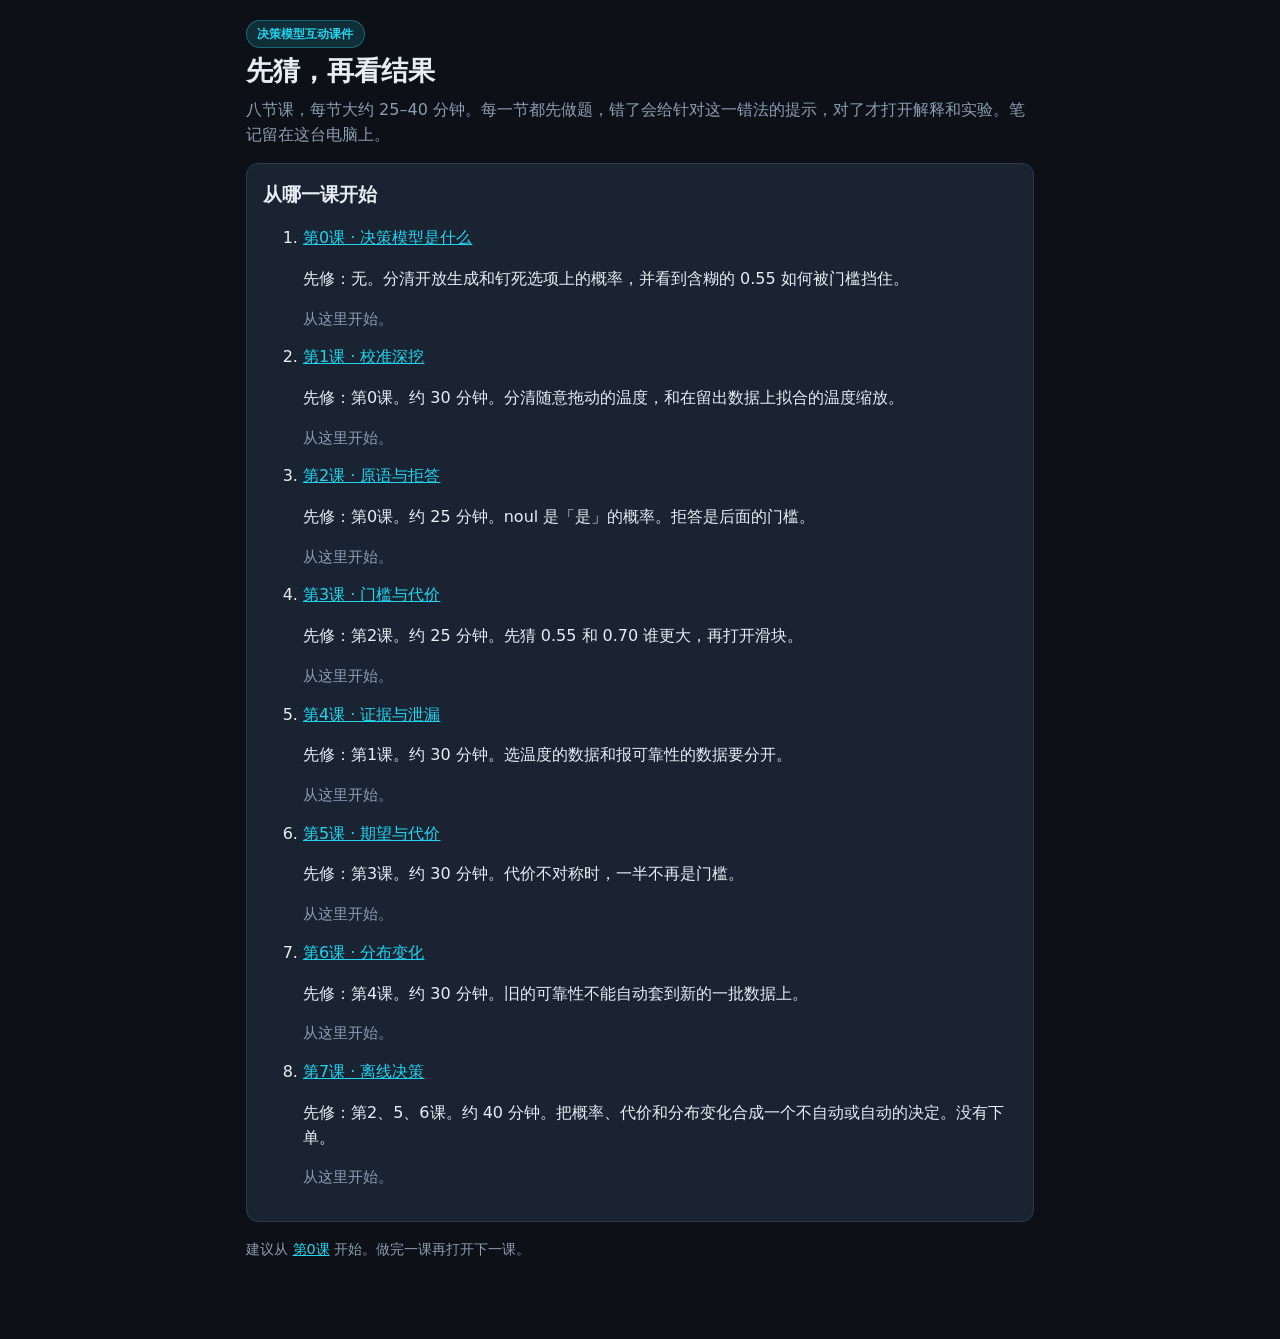
<file: index.html>
<!DOCTYPE html>
<html lang="zh-Hans">
<head>
<meta charset="UTF-8">
<meta name="viewport" content="width=device-width, initial-scale=1">
<title>决策模型课件</title>
<link rel="icon" href="favicon.svg" type="image/svg+xml">
<link rel="stylesheet" href="course-lesson.css">
</head>
<body>
<a class="skip" href="#main">跳到课程</a>
<div class="wrap">
<header>
  <div class="badge">决策模型互动课件</div>
  <h1 id="main">先猜，再看结果</h1>
  <p class="lead">八节课，每节大约 25–40 分钟。每一节都先做题，错了会给针对这一错法的提示，对了才打开解释和实验。笔记留在这台电脑上。</p>
</header>
<section>
  <h2>从哪一课开始</h2>
  <ol class="lesson-list">
    <li>
      <a href="第0课-决策模型是什么.html">第0课 · 决策模型是什么</a>
      <p>先修：无。分清开放生成和钉死选项上的概率，并看到含糊的 0.55 如何被门槛挡住。</p>
      <p class="status" id="st0"></p>
    </li>
    <li>
      <a href="第1课-校准深挖.html">第1课 · 校准深挖</a>
      <p>先修：第0课。约 30 分钟。分清随意拖动的温度，和在留出数据上拟合的温度缩放。</p>
      <p class="status" id="st1"></p>
    </li>
    <li>
      <a href="第2课-原语与拒答.html">第2课 · 原语与拒答</a>
      <p>先修：第0课。约 25 分钟。noul 是「是」的概率。拒答是后面的门槛。</p>
      <p class="status" id="st2"></p>
    </li>
    <li>
      <a href="第3课-门槛与代价.html">第3课 · 门槛与代价</a>
      <p>先修：第2课。约 25 分钟。先猜 0.55 和 0.70 谁更大，再打开滑块。</p>
      <p class="status" id="st3"></p>
    </li>
    <li>
      <a href="第4课-证据与泄漏.html">第4课 · 证据与泄漏</a>
      <p>先修：第1课。约 30 分钟。选温度的数据和报可靠性的数据要分开。</p>
      <p class="status" id="st4"></p>
    </li>
    <li>
      <a href="第5课-期望与代价.html">第5课 · 期望与代价</a>
      <p>先修：第3课。约 30 分钟。代价不对称时，一半不再是门槛。</p>
      <p class="status" id="st5"></p>
    </li>
    <li>
      <a href="第6课-分布变化.html">第6课 · 分布变化</a>
      <p>先修：第4课。约 30 分钟。旧的可靠性不能自动套到新的一批数据上。</p>
      <p class="status" id="st6"></p>
    </li>
    <li>
      <a href="第7课-离线决策.html">第7课 · 离线决策</a>
      <p>先修：第2、5、6课。约 40 分钟。把概率、代价和分布变化合成一个不自动或自动的决定。没有下单。</p>
      <p class="status" id="st7"></p>
    </li>
  </ol>
</section>
<footer>
  <p>建议从 <a href="第0课-决策模型是什么.html">第0课</a> 开始。做完一课再打开下一课。</p>
</footer>
</div>
<script>
(function () {
  "use strict";
  var rows = [
    ["st0", "lesson-0", "dm_lesson0_section_notes"],
    ["st1", "lesson-1", "dm_lesson1_state"],
    ["st2", "lesson-2", "dm_lesson2_state"],
    ["st3", "lesson-3", "dm_lesson3_state"],
    ["st4", "lesson-4", "dm_lesson4_state"],
    ["st5", "lesson-5", "dm_lesson5_state"],
    ["st6", "lesson-6", "dm_lesson6_state"],
    ["st7", "lesson-7", "dm_lesson7_state"]
  ];
  var progress = {};
  try { progress = JSON.parse(localStorage.getItem("dm_course_progress_v1") || "{}") || {}; } catch (e) {}
  rows.forEach(function (row) {
    var el = document.getElementById(row[0]);
    if (!el) return;
    var raw = "";
    try { raw = localStorage.getItem(row[2]) || ""; } catch (e2) {}
    var started = raw && raw !== "{}" && raw !== "null";
    if (row[1] !== "lesson-0" && progress[row[1]]) el.textContent = "题目已完成。可以复习，或打开下一课。";
    else if (started) el.textContent = "正在学。从上次停下的地方继续。";
    else el.textContent = "从这里开始。";
  });
})();
</script>
</body>
</html>
</file>
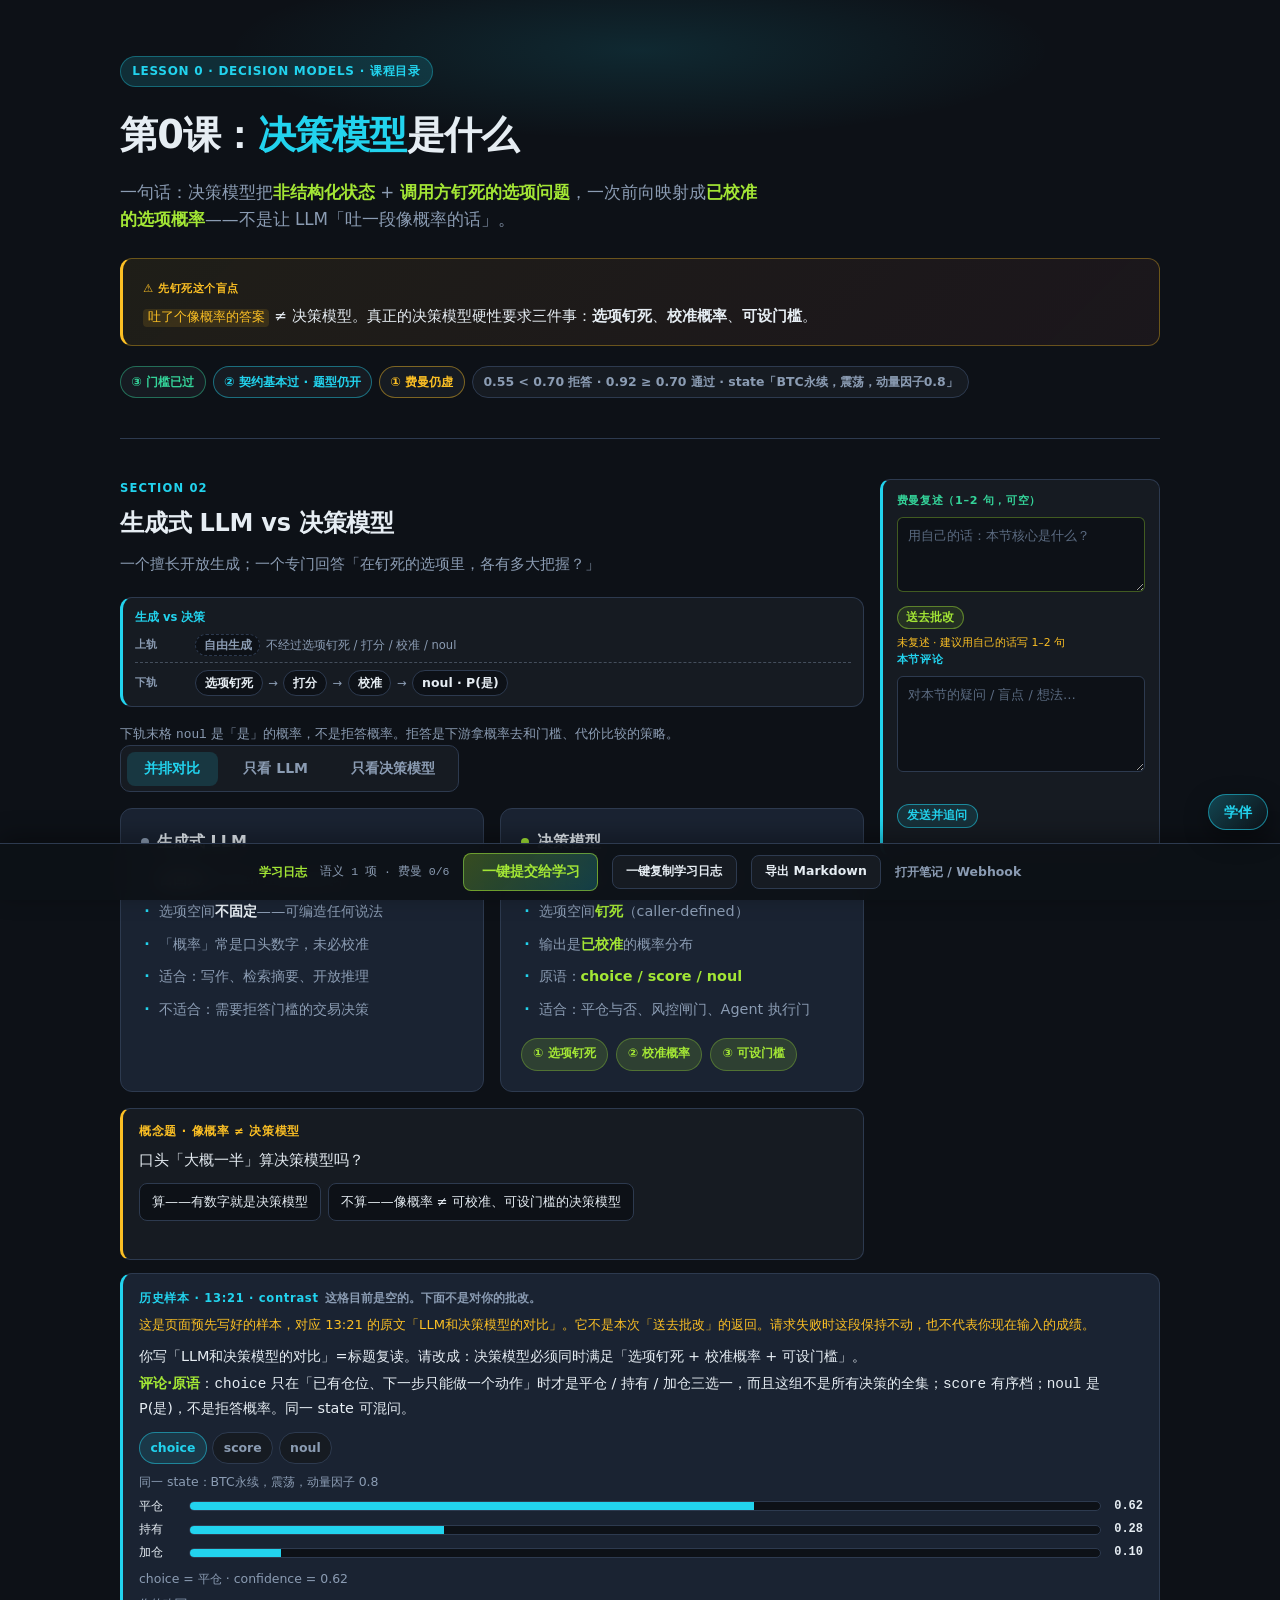
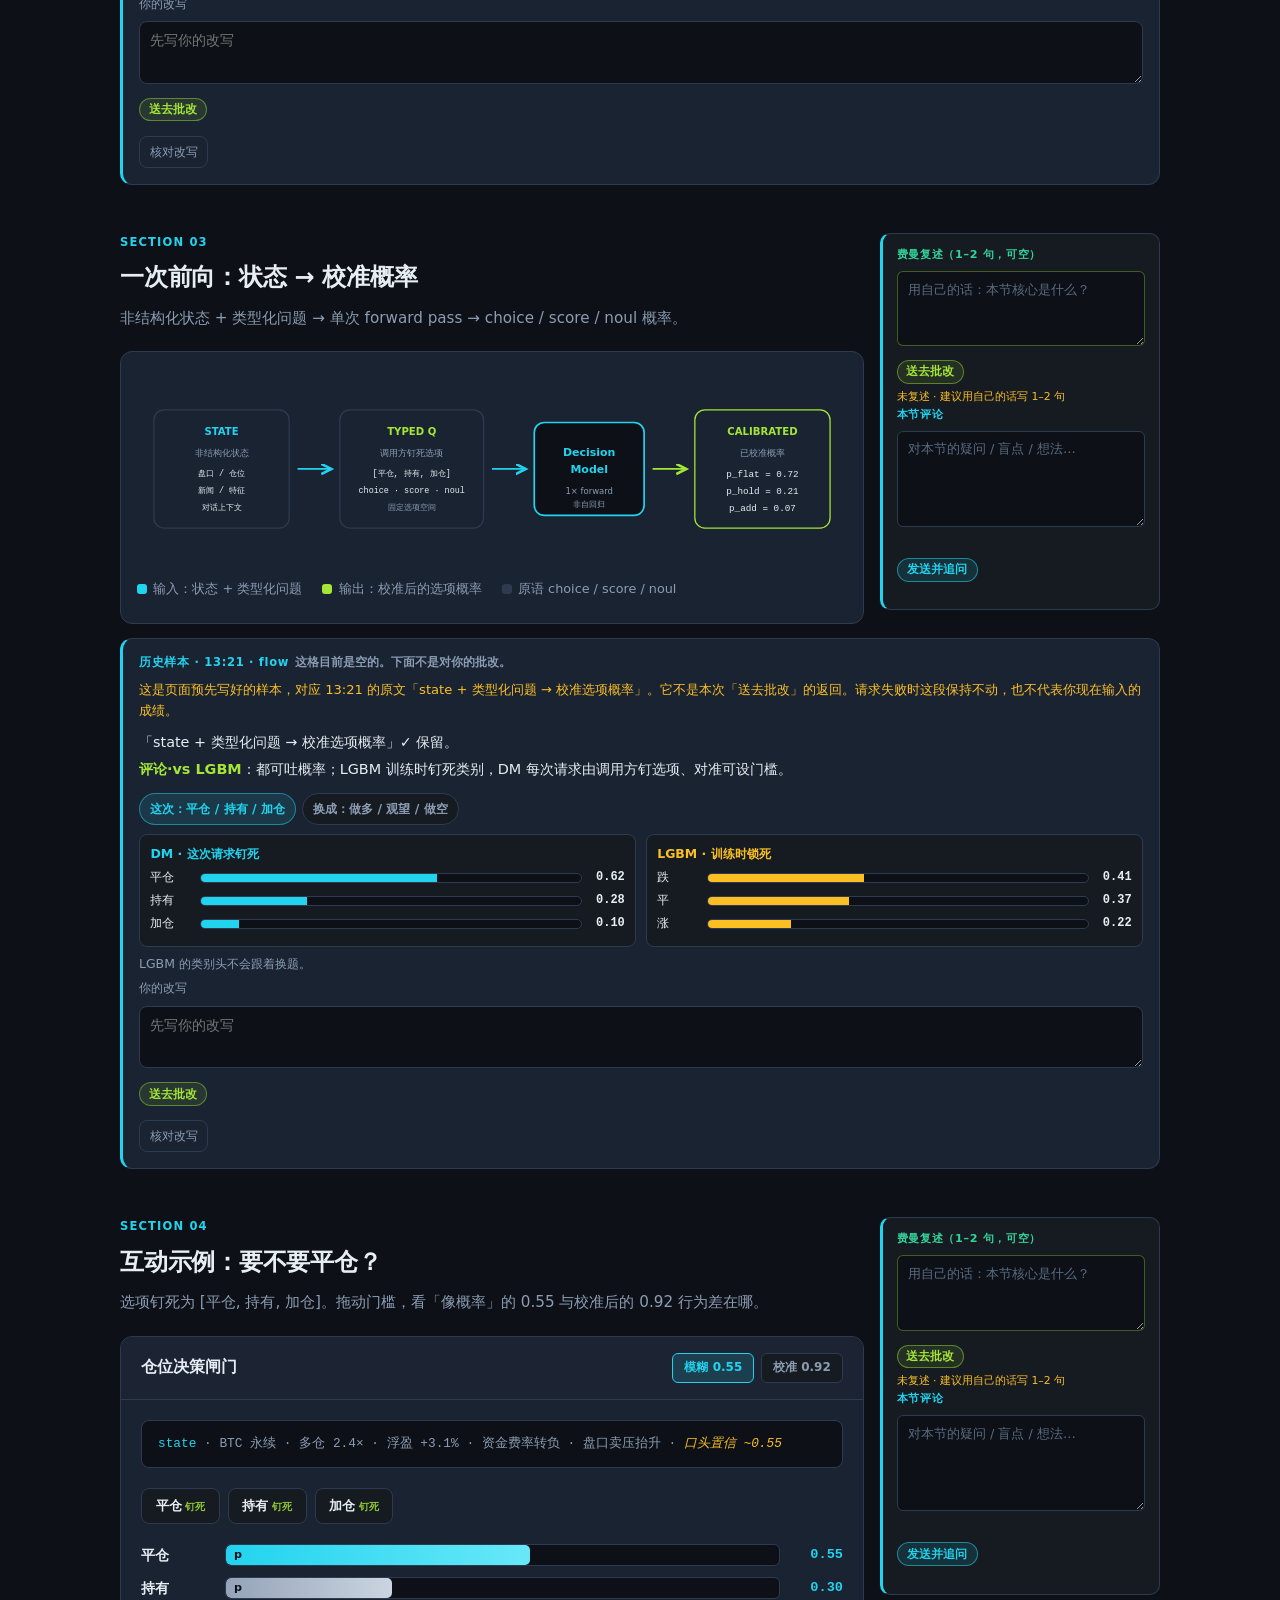
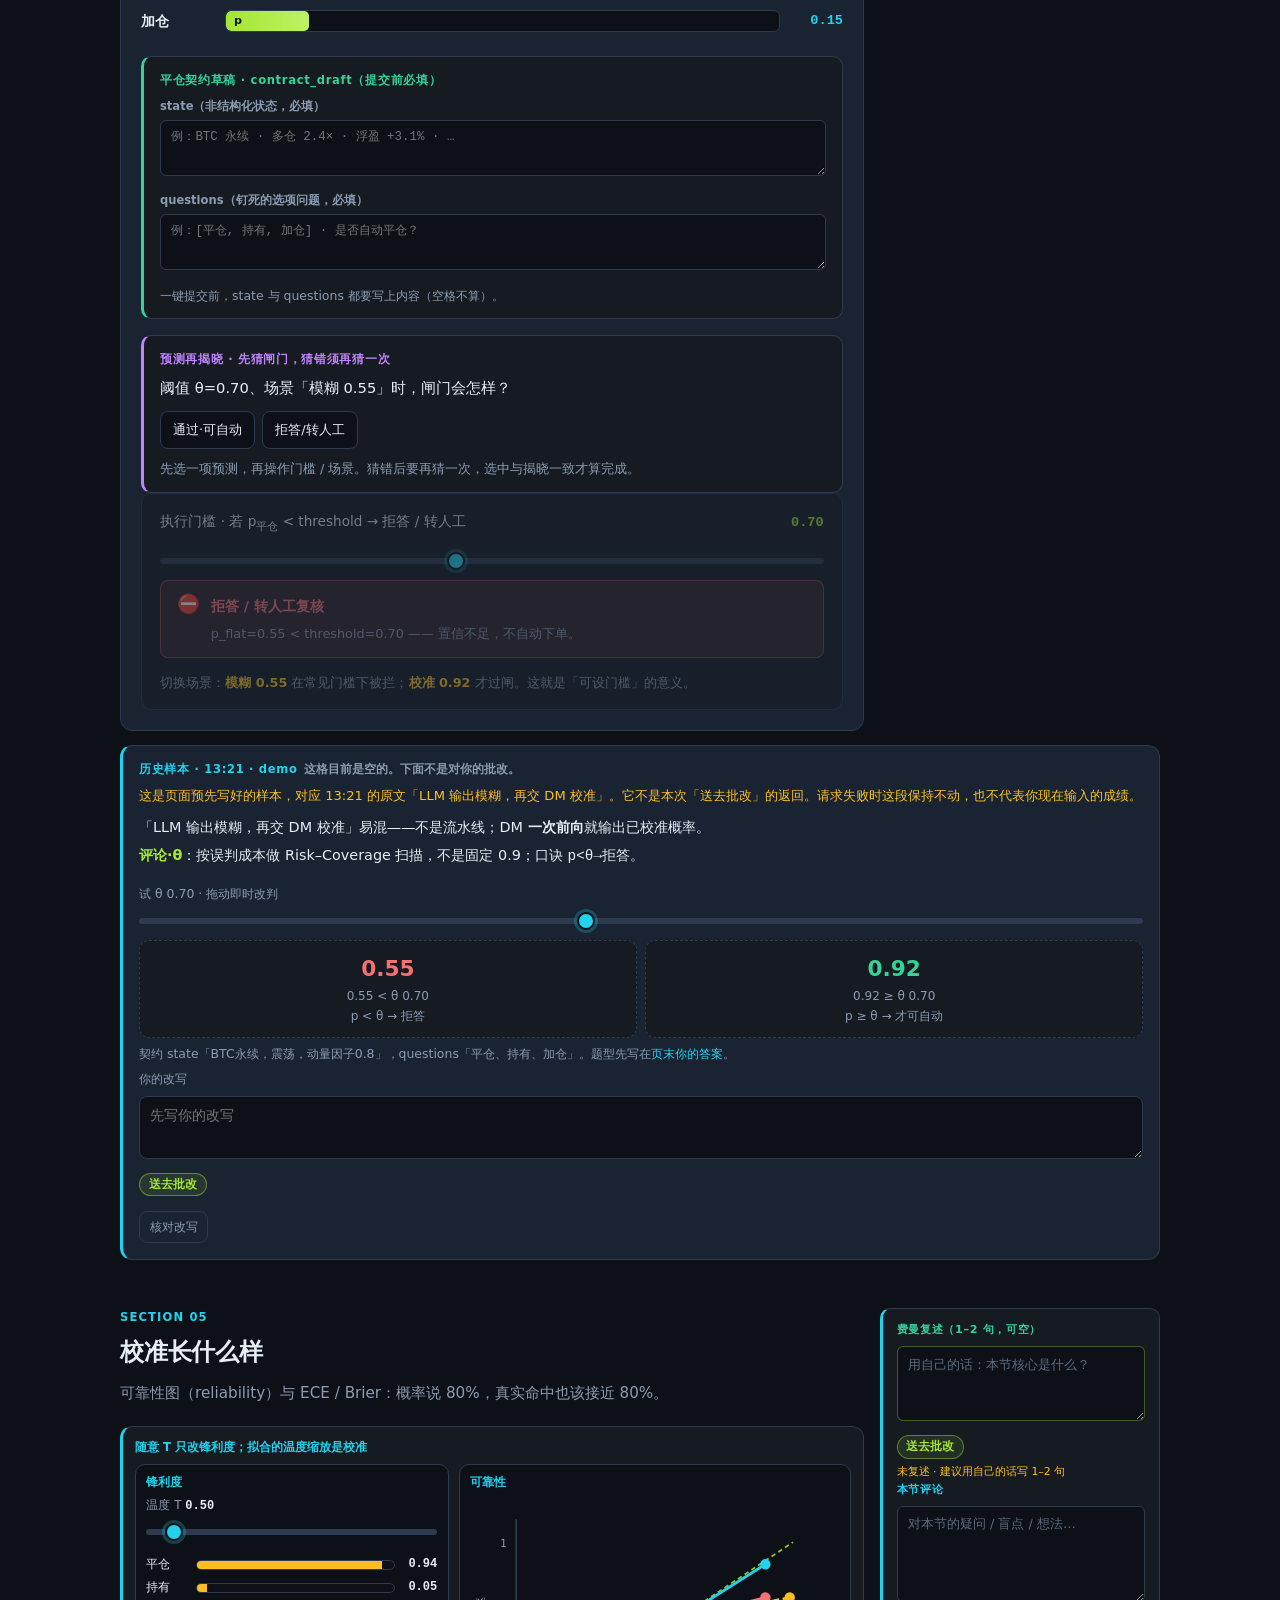
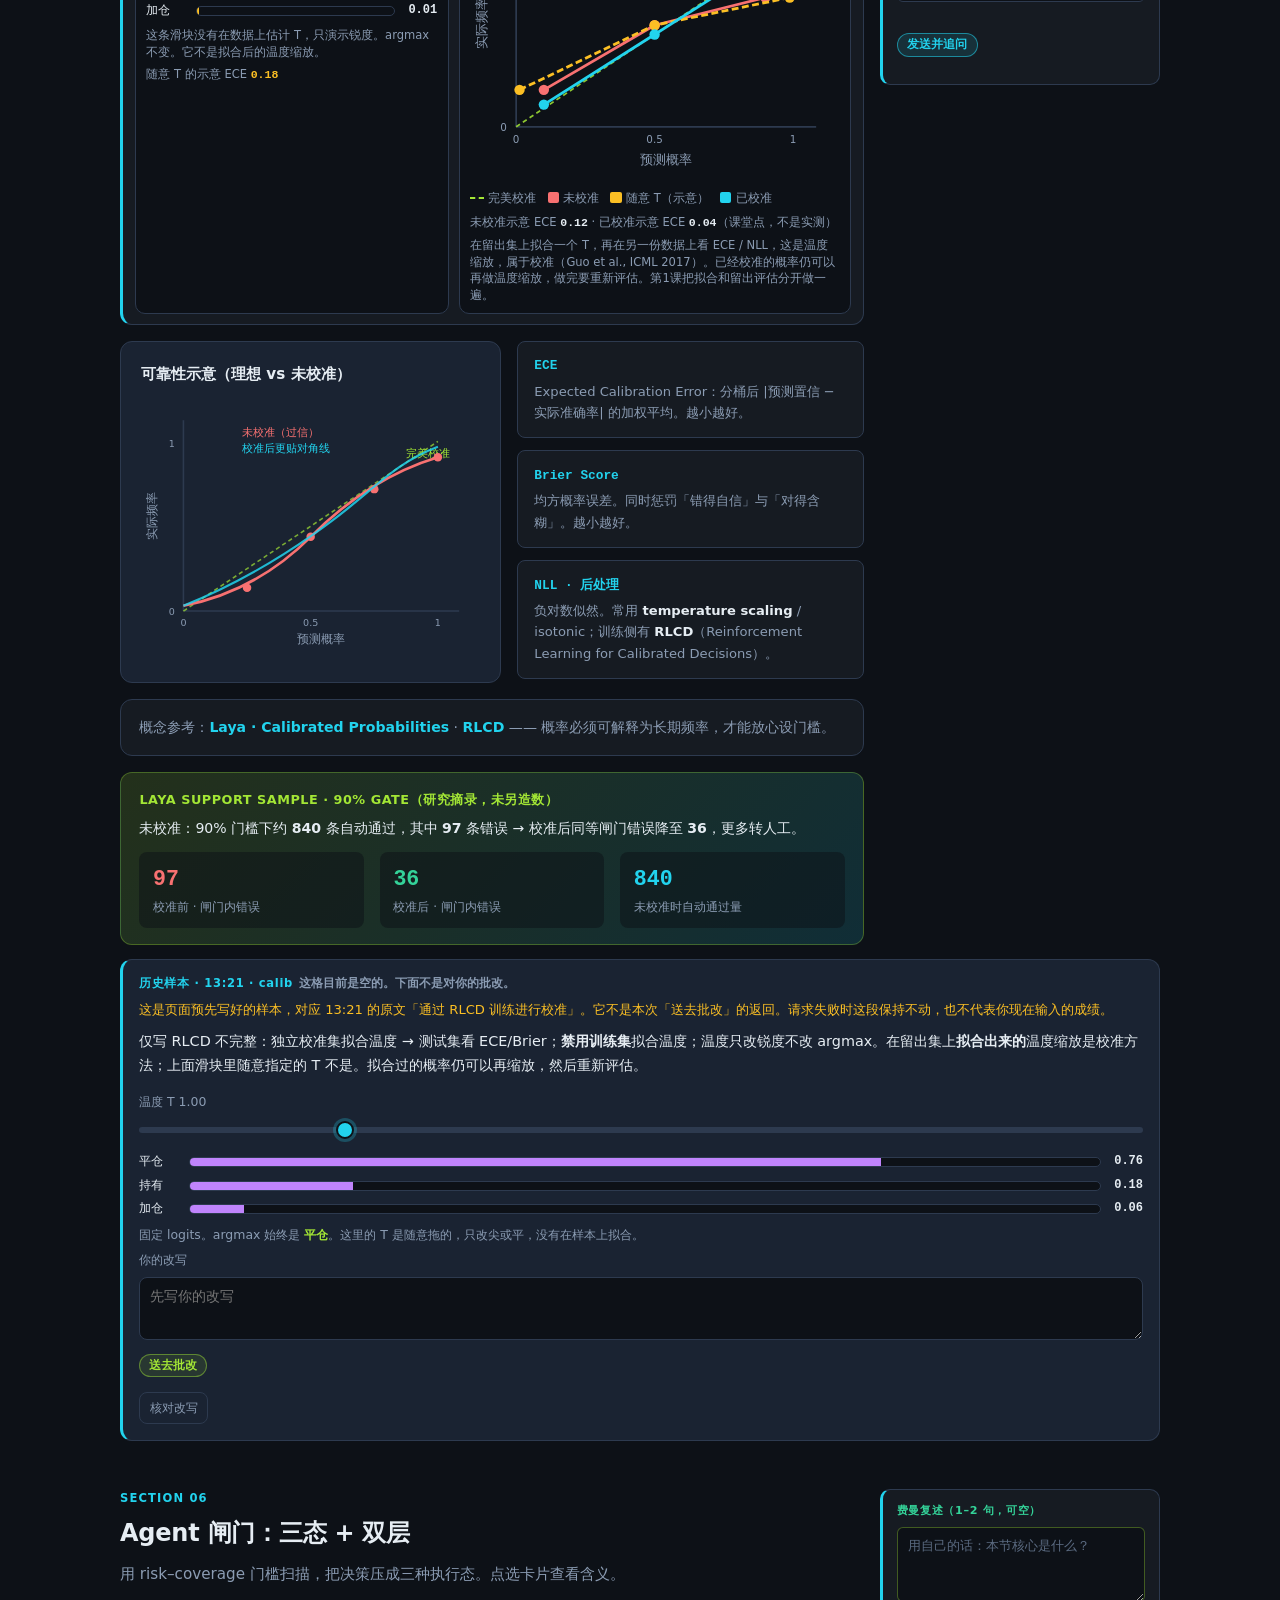
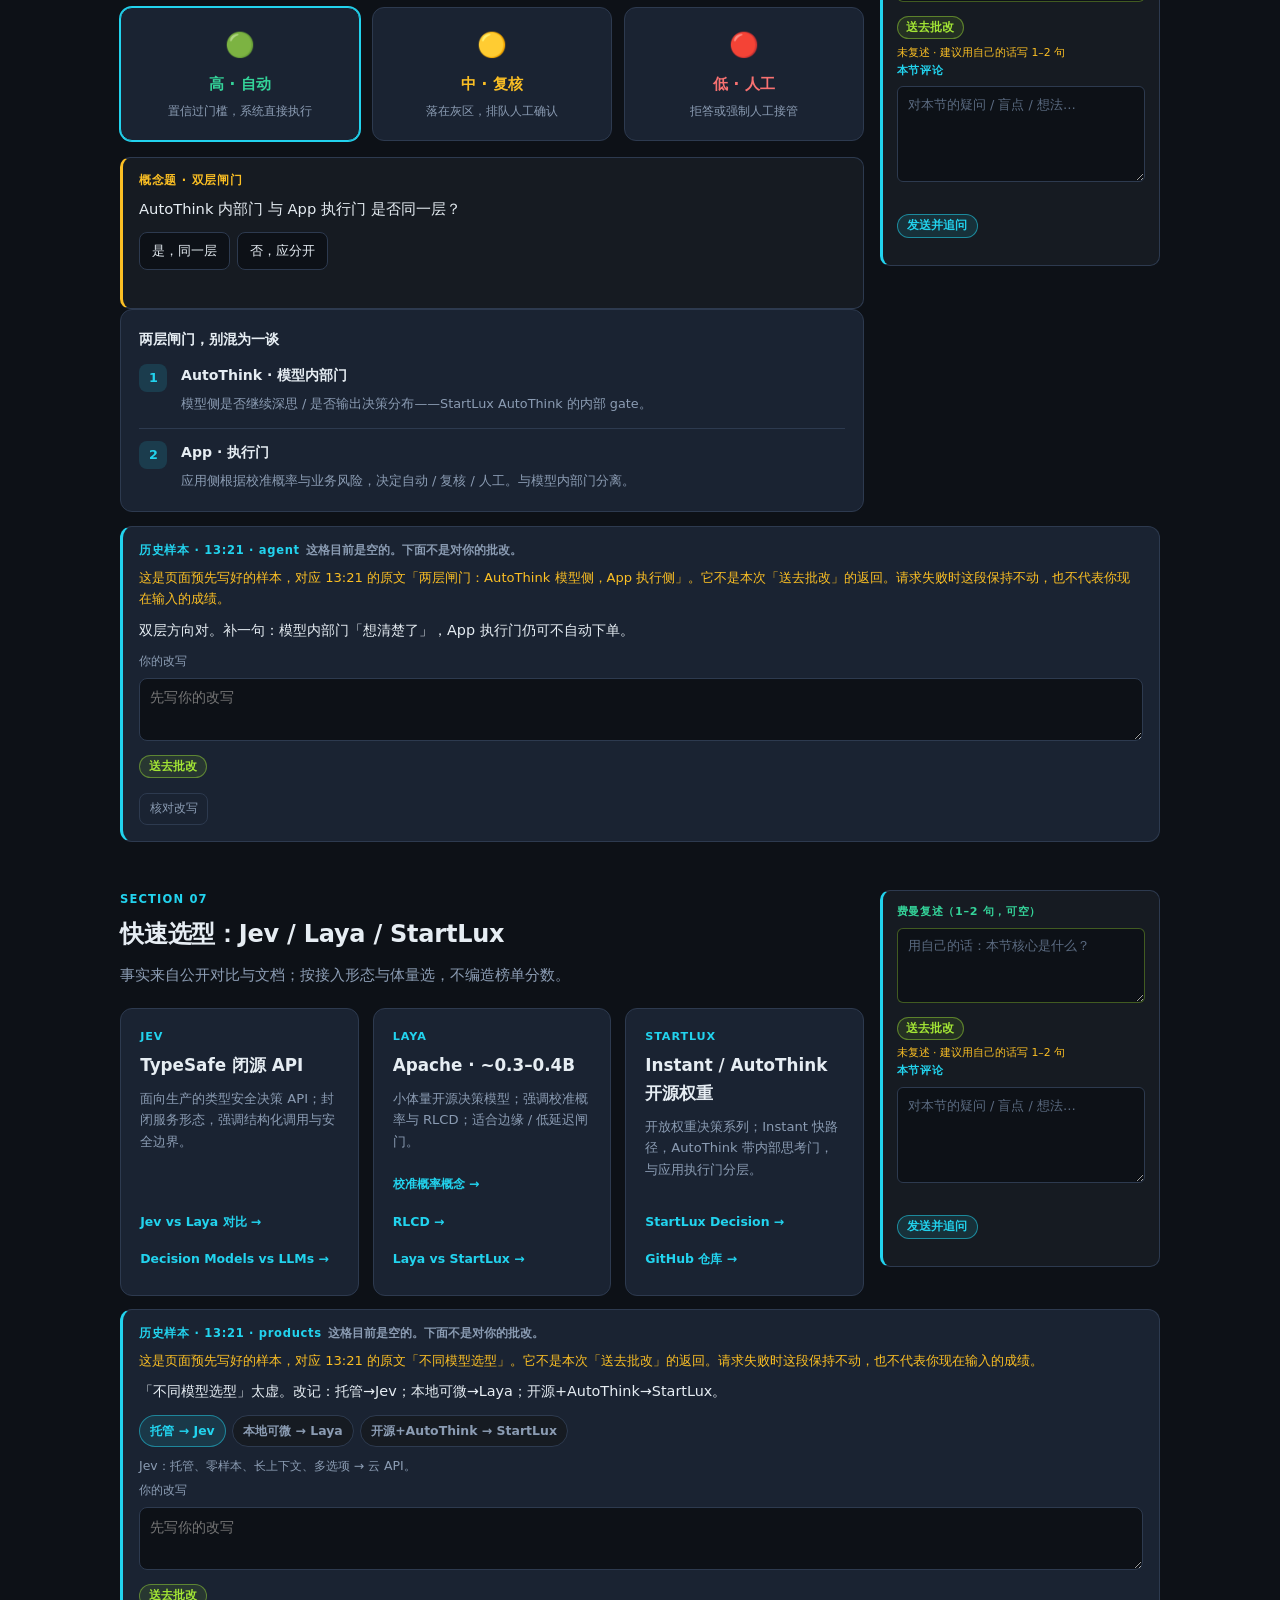
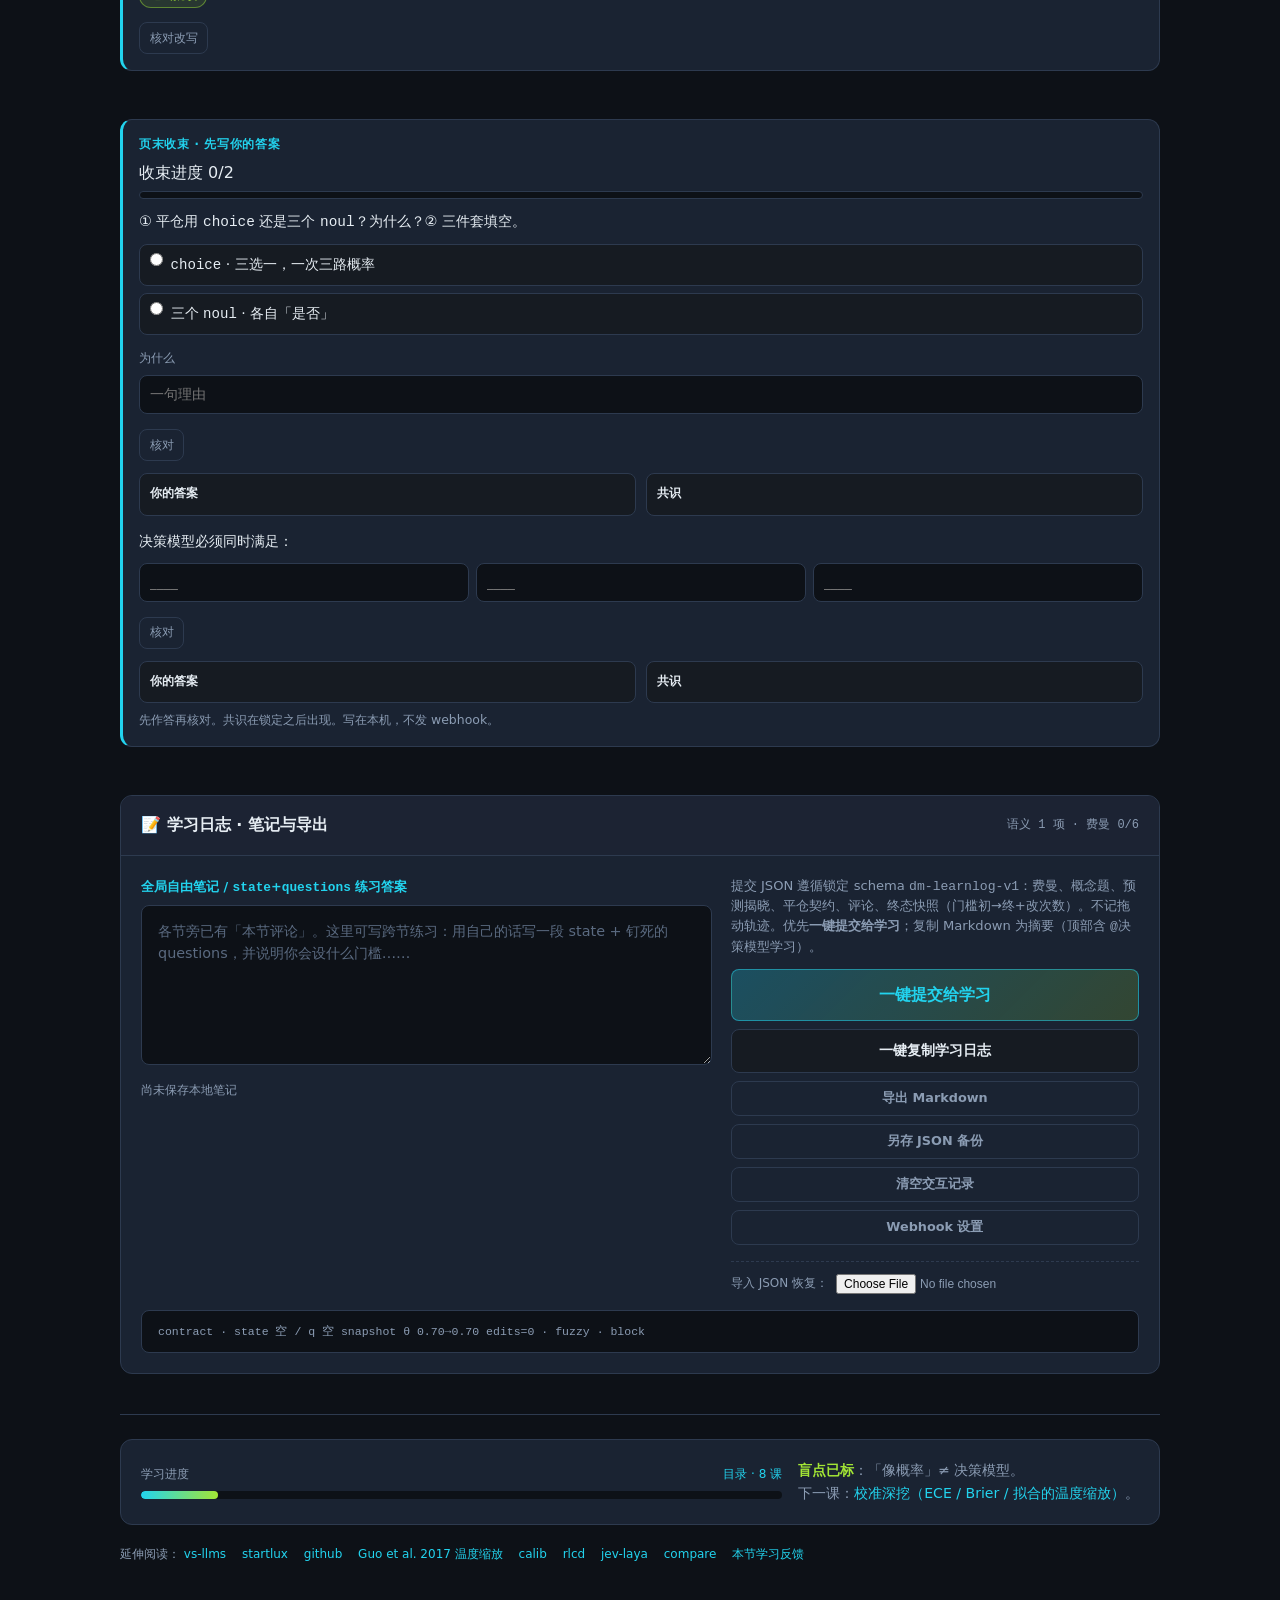
<file: 第0课-决策模型是什么.html>
<!DOCTYPE html>
<html lang="zh-Hans">
<head>
<meta charset="UTF-8">
<meta name="viewport" content="width=device-width, initial-scale=1.0">
<title>第0课 · 决策模型是什么</title>
<link rel="icon" href="favicon.svg" type="image/svg+xml">
<style>
:root {
  --bg: #0d1117;
  --bg2: #161b22;
  --bg3: #1c2333;
  --card: #1a2332;
  --border: #2d3a4f;
  --text: #e6edf3;
  --muted: #8b9cb3;
  --cyan: #22d3ee;
  --cyan-dim: rgba(34, 211, 238, 0.15);
  --lime: #a3e635;
  --lime-dim: rgba(163, 230, 53, 0.15);
  --warn: #fbbf24;
  --danger: #f87171;
  --ok: #34d399;
  --radius: 12px;
  --export-bar-h: 148px;
  --font: "Inter", "Noto Sans SC", "PingFang SC", "Microsoft YaHei", system-ui, sans-serif;
  --mono: "JetBrains Mono", "SF Mono", "Fira Code", ui-monospace, monospace;
}
*, *::before, *::after { box-sizing: border-box; margin: 0; padding: 0; }
html { scroll-behavior: smooth; scroll-padding-bottom: calc(var(--export-bar-h, 148px) + 4.5rem); }
body {
  font-family: var(--font);
  background: var(--bg);
  color: var(--text);
  line-height: 1.65;
  min-height: 100vh;
  -webkit-font-smoothing: antialiased;
  overflow-wrap: break-word;
  padding-bottom: 0;
}
a { color: var(--cyan); text-decoration: none; }
a:hover { text-decoration: underline; }
.wrap { max-width: 1080px; margin: 0 auto; padding: 0 1.25rem calc(var(--export-bar-h, 148px) + 5.5rem); }

/* —— Hero —— */
.hero {
  padding: 3.5rem 0 2.5rem;
  border-bottom: 1px solid var(--border);
  margin-bottom: 2.5rem;
  position: relative;
}
.hero::before {
  content: "";
  position: absolute;
  top: -40px; left: 10%; right: 10%;
  height: 180px;
  background: radial-gradient(ellipse, rgba(34,211,238,0.12), transparent 70%);
  pointer-events: none;
}
.badge {
  display: inline-block;
  font-size: 0.75rem;
  font-weight: 600;
  letter-spacing: 0.06em;
  text-transform: uppercase;
  color: var(--cyan);
  background: var(--cyan-dim);
  border: 1px solid rgba(34,211,238,0.35);
  padding: 0.3rem 0.7rem;
  border-radius: 999px;
  margin-bottom: 1rem;
}
.badge a { color: inherit; font-weight: 700; }
.hero h1 {
  font-size: clamp(1.75rem, 5vw, 2.4rem);
  font-weight: 700;
  letter-spacing: -0.02em;
  margin-bottom: 0.75rem;
}
.hero h1 span { color: var(--cyan); }
.takeaway {
  font-size: 1.05rem;
  color: var(--muted);
  max-width: 38em;
}
.takeaway strong {
  color: var(--lime);
  font-weight: 600;
}
.blindspot {
  margin-top: 1.5rem;
  padding: 1rem 1.25rem;
  background: linear-gradient(135deg, rgba(251,191,36,0.08), rgba(248,113,113,0.06));
  border: 1px solid rgba(251,191,36,0.35);
  border-left: 3px solid var(--warn);
  border-radius: var(--radius);
  font-size: 0.95rem;
}
.blindspot .tag {
  display: inline-block;
  font-size: 0.7rem;
  font-weight: 700;
  color: var(--warn);
  letter-spacing: 0.05em;
  margin-bottom: 0.35rem;
}
.blindspot code {
  font-family: var(--mono);
  font-size: 0.88em;
  color: var(--warn);
  background: rgba(251,191,36,0.12);
  padding: 0.1em 0.35em;
  border-radius: 4px;
}
.diag-banner {
  margin-top: 1.25rem;
  display: flex;
  flex-wrap: wrap;
  gap: 0.75rem 1rem;
  align-items: center;
  justify-content: space-between;
  padding: 0.9rem 1.1rem;
  background: var(--bg2);
  border: 1px solid rgba(34,211,238,0.35);
  border-radius: var(--radius);
  color: var(--text);
  text-decoration: none;
}
.diag-banner:hover { text-decoration: none; border-color: var(--cyan); }
.diag-banner strong { display: block; color: var(--cyan); font-size: 0.95rem; }
.diag-banner .diag-sub { display: block; color: var(--muted); font-size: 0.85rem; font-weight: 400; }
.diag-go {
  background: var(--cyan);
  color: #042026;
  font-weight: 700;
  font-size: 0.85rem;
  padding: 0.45rem 0.85rem;
  border-radius: 999px;
  white-space: nowrap;
}

/* —— Sections —— */
section { margin-bottom: 3rem; }
.sec-label {
  font-size: 0.72rem;
  font-weight: 700;
  letter-spacing: 0.1em;
  text-transform: uppercase;
  color: var(--cyan);
  margin-bottom: 0.4rem;
}
h2 {
  font-size: clamp(1.25rem, 3vw, 1.5rem);
  font-weight: 700;
  margin-bottom: 0.5rem;
  letter-spacing: -0.01em;
}
.lead { color: var(--muted); margin-bottom: 1.25rem; font-size: 0.95rem; }

/* —— Contrast cards —— */
.toggle-bar {
  display: flex;
  gap: 0.5rem;
  margin-bottom: 1rem;
  background: var(--bg2);
  padding: 0.35rem;
  border-radius: 10px;
  border: 1px solid var(--border);
  width: fit-content;
}
.toggle-bar button {
  font-family: inherit;
  font-size: 0.875rem;
  font-weight: 600;
  padding: 0.5rem 1.1rem;
  border: none;
  border-radius: 8px;
  background: transparent;
  color: var(--muted);
  cursor: pointer;
  transition: all 0.15s;
}
.toggle-bar button.active {
  background: var(--cyan-dim);
  color: var(--cyan);
}
.cards-grid {
  display: grid;
  grid-template-columns: 1fr 1fr;
  gap: 1rem;
}
@media (max-width: 640px) {
  .cards-grid { grid-template-columns: 1fr; }
  .cards-grid.hide-llm .card-llm,
  .cards-grid.hide-dm .card-dm { display: none; }
}
.card {
  background: var(--card);
  border: 1px solid var(--border);
  border-radius: var(--radius);
  padding: 1.25rem;
}
.card h3 {
  font-size: 1rem;
  margin-bottom: 0.75rem;
  display: flex;
  align-items: center;
  gap: 0.5rem;
}
.card h3 .dot {
  width: 8px; height: 8px;
  border-radius: 50%;
  flex-shrink: 0;
}
.card-llm h3 .dot { background: var(--muted); }
.card-dm h3 .dot { background: var(--lime); }
.card ul { list-style: none; }
.card li {
  position: relative;
  padding-left: 1.1rem;
  margin-bottom: 0.55rem;
  font-size: 0.9rem;
  color: var(--muted);
}
.card li::before {
  content: "·";
  position: absolute;
  left: 0.2rem;
  color: var(--cyan);
  font-weight: 700;
}
.card-dm li strong, .card-dm .hl { color: var(--lime); }
.card-llm li strong { color: var(--text); }
.req-row {
  display: flex;
  flex-wrap: wrap;
  gap: 0.5rem;
  margin-top: 1rem;
}
.pill {
  font-size: 0.75rem;
  font-weight: 600;
  padding: 0.35rem 0.7rem;
  border-radius: 999px;
  background: var(--lime-dim);
  color: var(--lime);
  border: 1px solid rgba(163,230,53,0.3);
}

/* —— Flow SVG —— */
.flow-box {
  background: var(--card);
  border: 1px solid var(--border);
  border-radius: var(--radius);
  padding: 1.5rem 1rem;
  overflow-x: auto;
}
.flow-box svg { display: block; margin: 0 auto; max-width: 100%; height: auto; }
.flow-legend {
  display: flex;
  flex-wrap: wrap;
  gap: 0.75rem 1.25rem;
  margin-top: 1rem;
  font-size: 0.8rem;
  color: var(--muted);
}
.flow-legend span { display: flex; align-items: center; gap: 0.4rem; }
.flow-legend i {
  display: inline-block;
  width: 10px; height: 10px;
  border-radius: 3px;
}

/* —— Interactive demo —— */
.demo {
  background: var(--card);
  border: 1px solid var(--border);
  border-radius: var(--radius);
  overflow: hidden;
}
.demo-head {
  padding: 1rem 1.25rem;
  background: var(--bg3);
  border-bottom: 1px solid var(--border);
  display: flex;
  flex-wrap: wrap;
  align-items: center;
  justify-content: space-between;
  gap: 0.75rem;
}
.demo-head h3 { font-size: 1rem; }
.scenario-btns { display: flex; gap: 0.4rem; }
.scenario-btns button {
  font-family: inherit;
  font-size: 0.75rem;
  font-weight: 600;
  padding: 0.35rem 0.7rem;
  border-radius: 6px;
  border: 1px solid var(--border);
  background: var(--bg2);
  color: var(--muted);
  cursor: pointer;
  transition: all 0.15s;
}
.scenario-btns button.active {
  border-color: var(--cyan);
  color: var(--cyan);
  background: var(--cyan-dim);
}
.demo-body { padding: 1.25rem; }
.state-box {
  font-family: var(--mono);
  font-size: 0.8rem;
  background: var(--bg);
  border: 1px solid var(--border);
  border-radius: 8px;
  padding: 0.85rem 1rem;
  color: var(--muted);
  margin-bottom: 1.25rem;
  line-height: 1.5;
}
.state-box .k { color: var(--cyan); }
.options-locked {
  display: flex;
  gap: 0.5rem;
  margin-bottom: 1.25rem;
  flex-wrap: wrap;
}
.opt-chip {
  font-size: 0.8rem;
  font-weight: 600;
  padding: 0.4rem 0.85rem;
  border-radius: 8px;
  background: var(--bg2);
  border: 1px solid var(--border);
  color: var(--text);
}
.opt-chip.locked::after {
  content: " 钉死";
  font-size: 0.65rem;
  color: var(--lime);
  opacity: 0.85;
}
.prob-bars { margin-bottom: 1.5rem; }
.prob-row {
  display: grid;
  grid-template-columns: 4.5rem 1fr 3.2rem;
  align-items: center;
  gap: 0.75rem;
  margin-bottom: 0.65rem;
}
.prob-row .lbl { font-size: 0.85rem; font-weight: 600; }
.bar-track {
  height: 22px;
  background: var(--bg);
  border-radius: 6px;
  overflow: hidden;
  border: 1px solid var(--border);
}
.bar-fill {
  height: 100%;
  border-radius: 5px;
  transition: width 0.45s cubic-bezier(0.22, 1, 0.36, 1);
  display: flex;
  align-items: center;
  padding-left: 0.5rem;
  font-size: 0.7rem;
  font-weight: 700;
  color: #0d1117;
}
.bar-fill.flat { background: linear-gradient(90deg, #22d3ee, #67e8f9); }
.bar-fill.hold { background: linear-gradient(90deg, #94a3b8, #cbd5e1); }
.bar-fill.add { background: linear-gradient(90deg, #a3e635, #bef264); }
.prob-val {
  font-family: var(--mono);
  font-size: 0.85rem;
  font-weight: 600;
  text-align: right;
  color: var(--cyan);
}
.threshold-panel {
  background: var(--bg2);
  border: 1px solid var(--border);
  border-radius: 10px;
  padding: 1rem 1.15rem;
}
.threshold-panel label {
  display: flex;
  justify-content: space-between;
  align-items: baseline;
  font-size: 0.85rem;
  margin-bottom: 0.65rem;
}
.threshold-panel label .val {
  font-family: var(--mono);
  color: var(--lime);
  font-weight: 700;
}
input[type="range"] {
  -webkit-appearance: none;
  appearance: none;
  width: 100%;
  height: 6px;
  background: var(--border);
  border-radius: 3px;
  outline: none;
  margin-bottom: 1rem;
}
input[type="range"]::-webkit-slider-thumb {
  -webkit-appearance: none;
  width: 18px; height: 18px;
  border-radius: 50%;
  background: var(--cyan);
  cursor: pointer;
  border: 2px solid #0d1117;
  box-shadow: 0 0 0 3px rgba(34,211,238,0.25);
}
input[type="range"]::-moz-range-thumb {
  width: 18px; height: 18px;
  border-radius: 50%;
  background: var(--cyan);
  cursor: pointer;
  border: 2px solid #0d1117;
}
.gate-result {
  padding: 0.85rem 1rem;
  border-radius: 8px;
  font-size: 0.9rem;
  font-weight: 600;
  display: flex;
  align-items: flex-start;
  gap: 0.65rem;
  transition: all 0.25s;
}
.gate-result.pass {
  background: rgba(52,211,153,0.12);
  border: 1px solid rgba(52,211,153,0.4);
  color: var(--ok);
}
.gate-result.reject {
  background: rgba(248,113,113,0.12);
  border: 1px solid rgba(248,113,113,0.4);
  color: var(--danger);
}
.gate-result .icon { font-size: 1.15rem; line-height: 1; }
.gate-result .detail {
  font-weight: 400;
  font-size: 0.8rem;
  color: var(--muted);
  margin-top: 0.25rem;
}
.hint-row {
  margin-top: 0.85rem;
  font-size: 0.8rem;
  color: var(--muted);
}
.hint-row em { color: var(--warn); font-style: normal; font-weight: 600; }

/* —— Calibration —— */
.calib-grid {
  display: grid;
  grid-template-columns: 1.1fr 1fr;
  gap: 1rem;
}
@media (max-width: 700px) { .calib-grid { grid-template-columns: 1fr; } }
.chart-card {
  background: var(--card);
  border: 1px solid var(--border);
  border-radius: var(--radius);
  padding: 1.25rem;
}
.chart-card h3 { font-size: 0.95rem; margin-bottom: 0.75rem; }
.metrics {
  display: flex;
  flex-direction: column;
  gap: 0.75rem;
}
.metric {
  background: var(--bg2);
  border: 1px solid var(--border);
  border-radius: 8px;
  padding: 0.85rem 1rem;
}
.metric .name {
  font-family: var(--mono);
  font-size: 0.8rem;
  color: var(--cyan);
  font-weight: 700;
}
.metric p { font-size: 0.82rem; color: var(--muted); margin-top: 0.25rem; }
.calib-note {
  margin-top: 1rem;
  padding: 1rem 1.15rem;
  background: var(--bg2);
  border: 1px solid var(--border);
  border-radius: var(--radius);
  font-size: 0.88rem;
  color: var(--muted);
}
.calib-note strong { color: var(--text); }
.calib-note a { font-weight: 600; }
.case-box {
  margin-top: 1rem;
  padding: 1rem 1.15rem;
  background: linear-gradient(135deg, var(--lime-dim), var(--cyan-dim));
  border: 1px solid rgba(163,230,53,0.3);
  border-radius: var(--radius);
  font-size: 0.88rem;
}
.case-box .title { font-weight: 700; color: var(--lime); margin-bottom: 0.4rem; font-size: 0.8rem; letter-spacing: 0.04em; }
.case-nums {
  display: flex;
  flex-wrap: wrap;
  gap: 1rem;
  margin-top: 0.75rem;
}
.case-num {
  flex: 1;
  min-width: 120px;
  background: rgba(13,17,23,0.5);
  border-radius: 8px;
  padding: 0.65rem 0.85rem;
}
.case-num .n {
  font-family: var(--mono);
  font-size: 1.35rem;
  font-weight: 700;
}
.case-num .n.bad { color: var(--danger); }
.case-num .n.good { color: var(--ok); }
.case-num .s { font-size: 0.75rem; color: var(--muted); }

/* —— Agent gate —— */
.agent-states {
  display: grid;
  grid-template-columns: repeat(3, 1fr);
  gap: 0.75rem;
  margin-bottom: 1rem;
}
@media (max-width: 600px) { .agent-states { grid-template-columns: 1fr; } }
.state-card {
  background: var(--card);
  border: 1px solid var(--border);
  border-radius: var(--radius);
  padding: 1.1rem;
  text-align: center;
  cursor: pointer;
  transition: border-color 0.2s, transform 0.15s;
}
.state-card:hover { border-color: var(--cyan); transform: translateY(-2px); }
.state-card.active { border-color: var(--cyan); box-shadow: 0 0 0 1px var(--cyan); }
.state-card .emoji { font-size: 1.5rem; margin-bottom: 0.4rem; }
.state-card h4 { font-size: 0.95rem; margin-bottom: 0.3rem; }
.state-card p { font-size: 0.78rem; color: var(--muted); }
.state-card.high h4 { color: var(--ok); }
.state-card.mid h4 { color: var(--warn); }
.state-card.low h4 { color: var(--danger); }
.layers {
  background: var(--card);
  border: 1px solid var(--border);
  border-radius: var(--radius);
  padding: 1.15rem;
}
.layers h3 { font-size: 0.9rem; margin-bottom: 0.75rem; }
.layer {
  display: flex;
  gap: 0.85rem;
  padding: 0.75rem 0;
  border-bottom: 1px solid var(--border);
}
.layer:last-child { border-bottom: none; padding-bottom: 0; }
.layer:first-of-type { padding-top: 0; }
.layer .num {
  flex-shrink: 0;
  width: 28px; height: 28px;
  border-radius: 8px;
  background: var(--cyan-dim);
  color: var(--cyan);
  font-size: 0.8rem;
  font-weight: 700;
  display: flex;
  align-items: center;
  justify-content: center;
}
.layer .txt strong { display: block; font-size: 0.88rem; margin-bottom: 0.15rem; }
.layer .txt span { font-size: 0.8rem; color: var(--muted); }

/* —— Product cards —— */
.products {
  display: grid;
  grid-template-columns: repeat(3, 1fr);
  gap: 0.85rem;
}
@media (max-width: 700px) { .products { grid-template-columns: 1fr; } }
.prod {
  background: var(--card);
  border: 1px solid var(--border);
  border-radius: var(--radius);
  padding: 1.2rem;
  display: flex;
  flex-direction: column;
  transition: border-color 0.2s;
}
.prod:hover { border-color: var(--cyan); }
.prod .brand {
  font-size: 0.7rem;
  font-weight: 700;
  letter-spacing: 0.08em;
  text-transform: uppercase;
  color: var(--cyan);
  margin-bottom: 0.35rem;
}
.prod h3 { font-size: 1.05rem; margin-bottom: 0.5rem; }
.prod p { font-size: 0.82rem; color: var(--muted); flex: 1; margin-bottom: 1rem; }
.prod .links { display: flex; flex-direction: column; gap: 0.35rem; }
.prod .links a {
  font-size: 0.78rem;
  font-weight: 600;
  padding: 0.35rem 0;
}

/* —— Footer —— */
footer {
  margin-top: 2rem;
  padding: 1.5rem 0;
  border-top: 1px solid var(--border);
}
.progress {
  display: flex;
  align-items: center;
  gap: 1rem;
  background: var(--card);
  border: 1px solid var(--border);
  border-radius: var(--radius);
  padding: 1.15rem 1.25rem;
  flex-wrap: wrap;
}
.progress-bar-wrap {
  flex: 1;
  min-width: 140px;
}
.progress-bar-wrap .lab {
  font-size: 0.75rem;
  color: var(--muted);
  margin-bottom: 0.35rem;
  display: flex;
  justify-content: space-between;
}
.pbar {
  height: 8px;
  background: var(--bg);
  border-radius: 4px;
  overflow: hidden;
}
.pbar-fill {
  height: 100%;
  width: 12%;
  background: linear-gradient(90deg, var(--cyan), var(--lime));
  border-radius: 4px;
}
.next-note {
  font-size: 0.88rem;
  color: var(--muted);
}
.next-note strong { color: var(--lime); }
.refs {
  margin-top: 1.25rem;
  font-size: 0.75rem;
  color: var(--muted);
}
.refs a { margin-right: 0.75rem; white-space: nowrap; }

/* —— Learning log / notes —— */
.learn-panel {
  margin-bottom: 2.5rem;
  background: var(--card);
  border: 1px solid var(--border);
  border-radius: var(--radius);
  overflow: hidden;
}
.learn-panel-head {
  padding: 1rem 1.25rem;
  background: var(--bg3);
  border-bottom: 1px solid var(--border);
  display: flex;
  flex-wrap: wrap;
  align-items: center;
  justify-content: space-between;
  gap: 0.75rem;
}
.learn-panel-head h3 { font-size: 1rem; }
.learn-panel-head .meta {
  font-size: 0.75rem;
  color: var(--muted);
  font-family: var(--mono);
}
.learn-panel-body { padding: 1.25rem; }
.learn-grid {
  display: grid;
  grid-template-columns: 1.4fr 1fr;
  gap: 1.15rem;
}
@media (max-width: 720px) { .learn-grid { grid-template-columns: 1fr; } }
.notes-block label.notes-lab {
  display: block;
  font-size: 0.8rem;
  font-weight: 600;
  color: var(--cyan);
  margin-bottom: 0.45rem;
}
.notes-block textarea {
  width: 100%;
  min-height: 160px;
  resize: vertical;
  font-family: var(--font);
  font-size: 0.9rem;
  line-height: 1.55;
  color: var(--text);
  background: var(--bg);
  border: 1px solid var(--border);
  border-radius: 8px;
  padding: 0.85rem 1rem;
  outline: none;
  transition: border-color 0.15s;
}
.notes-block textarea:focus {
  border-color: var(--cyan);
  box-shadow: 0 0 0 2px rgba(34,211,238,0.2);
}
.notes-block textarea::placeholder { color: #5a6a80; }
.notes-hint {
  margin-top: 0.45rem;
  font-size: 0.75rem;
  color: var(--muted);
  min-height: 1.2em;
}
.notes-hint.saved { color: var(--ok); }
.export-block {
  display: flex;
  flex-direction: column;
  gap: 0.75rem;
}
.export-block .blurb {
  font-size: 0.82rem;
  color: var(--muted);
  line-height: 1.5;
}
.btn-row {
  display: flex;
  flex-direction: column;
  gap: 0.5rem;
}
.btn-learn {
  font-family: inherit;
  font-size: 0.88rem;
  font-weight: 700;
  padding: 0.7rem 1rem;
  border-radius: 8px;
  border: 1px solid var(--border);
  cursor: pointer;
  transition: all 0.15s;
  text-align: center;
}
.btn-learn.primary {
  background: linear-gradient(135deg, rgba(34,211,238,0.25), rgba(163,230,53,0.18));
  border-color: rgba(34,211,238,0.5);
  color: var(--cyan);
  font-size: 1rem;
  padding: 0.9rem 1rem;
}
.btn-learn.primary:hover {
  background: linear-gradient(135deg, rgba(34,211,238,0.35), rgba(163,230,53,0.28));
  border-color: var(--cyan);
}
.btn-learn.secondary {
  background: var(--bg2);
  color: var(--text);
}
.btn-learn.secondary:hover {
  border-color: var(--cyan);
  color: var(--cyan);
}
.btn-learn.ghost {
  background: transparent;
  color: var(--muted);
  font-weight: 600;
  font-size: 0.8rem;
  padding: 0.5rem 0.75rem;
}
.btn-learn.ghost:hover { color: var(--warn); border-color: rgba(251,191,36,0.4); }
.import-row {
  display: flex;
  flex-wrap: wrap;
  align-items: center;
  gap: 0.5rem;
  margin-top: 0.25rem;
  padding-top: 0.75rem;
  border-top: 1px dashed var(--border);
}
.import-row label {
  font-size: 0.75rem;
  color: var(--muted);
}
.import-row input[type="file"] {
  font-size: 0.75rem;
  color: var(--muted);
  max-width: 100%;
}
.log-preview {
  margin-top: 1rem;
  background: var(--bg);
  border: 1px solid var(--border);
  border-radius: 8px;
  padding: 0.75rem 1rem;
  max-height: 140px;
  overflow: auto;
  font-family: var(--mono);
  font-size: 0.72rem;
  color: var(--muted);
  line-height: 1.55;
}
.log-preview .empty { opacity: 0.7; }
.sticky-notes {
  position: sticky;
  bottom: 0;
  z-index: 40;
  margin: 0 -1.25rem;
  padding: 0.65rem 1.25rem;
  background: rgba(13,17,23,0.92);
  border-top: 1px solid var(--border);
  backdrop-filter: blur(8px);
  display: flex;
  flex-wrap: wrap;
  align-items: center;
  gap: 0.65rem 1rem;
  font-size: 0.8rem;
}
.sticky-notes .sn-lab {
  font-weight: 700;
  color: var(--lime);
  white-space: nowrap;
}
.sticky-notes a {
  font-weight: 600;
}
.sticky-notes .sn-count {
  font-family: var(--mono);
  color: var(--muted);
  margin-left: auto;
}
.toast-learn {
  position: fixed;
  bottom: 4.5rem;
  left: 50%;
  transform: translateX(-50%) translateY(12px);
  background: var(--bg3);
  border: 1px solid rgba(34,211,238,0.45);
  color: var(--text);
  padding: 0.65rem 1.1rem;
  border-radius: 8px;
  font-size: 0.85rem;
  font-weight: 600;
  line-height: 1.45;
  text-align: center;
  max-width: min(36rem, calc(100vw - 2rem));
  opacity: 0;
  pointer-events: none;
  transition: opacity 0.2s, transform 0.2s;
  z-index: 100;
  box-shadow: 0 8px 24px rgba(0,0,0,0.4);
}
.toast-learn.show {
  opacity: 1;
  transform: translateX(-50%) translateY(0);
}


/* —— Inline learning feedback (13:21:46) —— */
.claim-strip {
  margin-top: 1.25rem;
  display: flex;
  flex-wrap: wrap;
  gap: 0.45rem;
  align-items: center;
}
.claim-strip a, .claim-strip span.cg {
  font-size: 0.78rem;
  font-weight: 700;
  text-decoration: none;
  border-radius: 999px;
  padding: 0.28rem 0.65rem;
  border: 1px solid var(--border);
  background: var(--bg2);
}
.claim-strip a.ok { color: var(--ok); border-color: rgba(52,211,153,.45); }
.claim-strip a.mid { color: var(--cyan); border-color: rgba(34,211,238,.45); }
.claim-strip a.warn { color: var(--warn); border-color: rgba(251,191,36,.45); }
.claim-strip span.cg { color: var(--muted); font-weight: 600; }
.learn-fb {
  margin-top: 0.85rem;
  background: var(--card);
  border: 1px solid var(--border);
  border-left: 3px solid var(--cyan);
  border-radius: var(--radius);
  padding: 0.9rem 1rem 1rem;
}
.learn-fb .lf-h {
  font-size: 0.72rem;
  font-weight: 700;
  letter-spacing: 0.06em;
  color: var(--cyan);
  margin-bottom: 0.4rem;
  display: flex;
  flex-wrap: wrap;
  gap: 0.4rem;
  align-items: center;
}
.learn-fb .lf-match { color: var(--muted); font-weight: 600; letter-spacing: 0; }
.learn-fb .lf-match.hit { color: var(--ok); }
.learn-fb .lf-match.drift { color: var(--warn); }
.learn-fb .lf-hist { font-size: 0.82rem; color: var(--warn); margin: 0.35rem 0 0.55rem; }
.learn-fb .lf-fy, .learn-fb .lf-c { font-size: 0.9rem; margin: 0.25rem 0; }
.learn-fb .lf-c strong { color: var(--lime); }
.lf-viz { margin-top: 0.7rem; }
.lf-seg { display: flex; flex-wrap: wrap; gap: 0.35rem; margin-bottom: 0.55rem; }
.lf-seg button {
  font: inherit; font-size: 0.78rem; font-weight: 650;
  background: var(--bg2); color: var(--muted);
  border: 1px solid var(--border); border-radius: 999px;
  padding: 0.28rem 0.65rem; cursor: pointer;
}
.lf-seg button.active { color: var(--cyan); border-color: rgba(34,211,238,.5); background: rgba(34,211,238,.12); }
.lf-row { display: grid; grid-template-columns: 3.6em 1fr 3em; gap: 0.4rem; align-items: center; font-size: 0.75rem; margin: 0.22rem 0; }
.lf-row b { font-family: var(--mono); text-align: right; font-variant-numeric: tabular-nums; }
.lf-meter { height: 10px; background: #0d1117; border: 1px solid var(--border); border-radius: 999px; overflow: hidden; }
.lf-meter i { display: block; height: 100%; width: 0; transition: width .2s ease; }
.lf-split { display: grid; grid-template-columns: 1fr 1fr; gap: 0.6rem; }
@media (max-width: 640px) { .lf-split, .lf-gates, .lf-blanks { grid-template-columns: 1fr; } }
.lf-side { background: var(--bg2); border: 1px solid var(--border); border-radius: 8px; padding: 0.55rem 0.65rem; }
.lf-side h4 { font-size: 0.78rem; margin-bottom: 0.15rem; }
.lf-gates { display: grid; grid-template-columns: 1fr 1fr; gap: 0.55rem; }
.lf-gate { text-align: center; background: var(--bg2); border: 1px dashed var(--border); border-radius: 10px; padding: 0.65rem 0.4rem; }
.lf-gate b { display: block; font-size: 1.35rem; font-variant-numeric: tabular-nums; }
.lf-gate span, .lf-gate em { display: block; font-size: 0.75rem; color: var(--muted); font-style: normal; }
.lf-gate.bad b { color: var(--danger); }
.lf-gate.ok b { color: var(--ok); }
.lf-note { font-size: 0.78rem; color: var(--muted); margin-top: 0.4rem; }
.lf-range { width: 100%; accent-color: var(--cyan); margin: 0.35rem 0; }
.lf-radios { display: grid; gap: 0.4rem; margin: 0.55rem 0; }
.lf-radios label { display: flex; gap: 0.45rem; align-items: flex-start; background: var(--bg2); border: 1px solid var(--border); border-radius: 8px; padding: 0.5rem 0.65rem; font-size: 0.88rem; cursor: pointer; }
.lf-blanks { display: grid; grid-template-columns: repeat(3, 1fr); gap: 0.45rem; }
.learn-fb input[type="text"] {
  width: 100%; margin-top: 0.3rem; background: var(--bg); color: var(--text);
  border: 1px solid var(--border); border-radius: 8px; padding: 0.45rem 0.6rem; font: inherit; font-size: 0.88rem;
}
.learn-fb input[type="text"]:focus, .learn-fb textarea:focus { outline: none; border-color: var(--cyan); }
.learn-fb input.hit, .learn-fb textarea.hit { border-color: var(--ok); box-shadow: 0 0 0 2px rgba(52,211,153,.22); }
.learn-fb input.miss, .learn-fb textarea.miss { border-color: var(--warn); box-shadow: 0 0 0 2px rgba(251,191,36,.18); }
.learn-fb input.dup { border-color: var(--danger); box-shadow: 0 0 0 2px rgba(248,113,113,.2); }
.lf-progress { margin: 0.35rem 0 0.7rem; }
.lf-progress .lf-bar { height: 8px; background: #0d1117; border: 1px solid var(--border); border-radius: 999px; overflow: hidden; margin-top: 0.3rem; }
.lf-progress .lf-bar i { display: block; height: 100%; width: 0; background: linear-gradient(90deg, var(--cyan), var(--lime)); transition: width .2s ease; }
.lf-compare { display: grid; grid-template-columns: 1fr 1fr; gap: 0.6rem; margin-top: 0.75rem; }
@media (max-width: 640px) { .lf-compare { grid-template-columns: 1fr; } }
.lf-cons { margin: 0.7rem 0 0; padding-left: 1.15rem; display: grid; gap: 0.45rem; font-size: 0.88rem; }
.lf-celeb { margin-top: 0.7rem; padding: 0.55rem 0.7rem; border-radius: 8px; background: rgba(52,211,153,.12); border: 1px solid rgba(52,211,153,.4); color: var(--ok); font-weight: 700; }
.learn-fb textarea {
  width: 100%; margin-top: 0.3rem; min-height: 58px; resize: vertical;
  background: var(--bg); color: var(--text); border: 1px solid var(--border);
  border-radius: 8px; padding: 0.45rem 0.6rem; font: inherit; font-size: 0.88rem;
}
.lf-ghost:disabled { opacity: 0.45; cursor: not-allowed; }
.lf-fb { margin-top: 0.45rem; font-size: 0.82rem; }
.lf-fb.ok { color: var(--ok); }
.lf-fb.bad { color: var(--warn); }
.lf-ghost { margin-top: 0.45rem; margin-right: 0.35rem; background: transparent; border: 1px solid var(--border); color: var(--muted); border-radius: 8px; padding: 0.3rem 0.6rem; font: inherit; font-size: 0.78rem; cursor: pointer; }

/* —— Per-section comments —— */
.sec-layout {
  display: grid;
  grid-template-columns: minmax(0, 1fr) minmax(232px, 280px);
  gap: 1rem;
  align-items: start;
}
@media (max-width: 1100px) {
  .sec-layout { grid-template-columns: 1fr; }
}
.sec-main { min-width: 0; }
.sec-comment {
  position: sticky;
  top: 0.75rem;
  background: var(--bg2);
  border: 1px solid var(--border);
  border-radius: 10px;
  padding: 0.75rem 0.85rem;
  border-left: 3px solid var(--cyan);
}
@media (max-width: 1100px) {
  .sec-comment { position: static; max-width: 100%; }
}
.sec-comment .sc-lab {
  display: block;
  font-size: 0.7rem;
  font-weight: 700;
  letter-spacing: 0.06em;
  color: var(--cyan);
  margin-bottom: 0.4rem;
}
.sec-comment textarea {
  width: 100%;
  min-height: 96px;
  resize: vertical;
  font-family: var(--font);
  font-size: 0.8rem;
  line-height: 1.45;
  color: var(--text);
  background: var(--bg);
  border: 1px solid var(--border);
  border-radius: 6px;
  padding: 0.55rem 0.65rem;
  outline: none;
  transition: border-color 0.15s;
}
.sec-comment textarea:focus {
  border-color: var(--cyan);
  box-shadow: 0 0 0 2px rgba(34,211,238,0.18);
}
.sec-comment textarea::placeholder { color: #5a6a80; }
.sec-comment .sc-hint {
  margin-top: 0.3rem;
  font-size: 0.68rem;
  color: var(--muted);
  min-height: 1em;
}
.sec-comment .sc-hint.saved { color: var(--ok); }
.sc-ask { margin-top: 0.45rem; }
.sc-ask-actions {
  display: flex;
  flex-wrap: wrap;
  align-items: center;
  gap: 0.35rem 0.5rem;
}
.sc-ask-send {
  font-family: var(--font);
  font-size: 0.72rem;
  font-weight: 700;
  padding: 0.22rem 0.6rem;
  border-radius: 999px;
  border: 1px solid rgba(34,211,238,0.55);
  background: rgba(34,211,238,0.12);
  color: var(--cyan);
  cursor: pointer;
}
.sc-ask-send:hover { border-color: var(--cyan); }
.sc-ask-send:disabled { opacity: 0.45; cursor: not-allowed; }
.sc-ask-sent {
  font-size: 0.68rem;
  font-weight: 700;
  color: var(--cyan);
}
.sc-ask-sent[hidden] { display: none !important; }
.sc-ask-status {
  margin-top: 0.28rem;
  font-size: 0.68rem;
  line-height: 1.4;
  color: var(--muted);
  min-height: 1em;
}
.sc-ask-status.bad { color: var(--danger); }
.sc-ask-retry {
  margin-top: 0.28rem;
  font-family: var(--font);
  font-size: 0.68rem;
  font-weight: 700;
  padding: 0.12rem 0.45rem;
  border-radius: 999px;
  border: 1px solid rgba(248,113,113,0.55);
  background: transparent;
  color: var(--danger);
  cursor: pointer;
}
.sc-ask-retry[hidden] { display: none !important; }
.sc-tutor-log {
  margin-top: 0.45rem;
  max-height: 240px;
  overflow: auto;
  display: flex;
  flex-direction: column;
  gap: 0.35rem;
  padding-right: 0.1rem;
}
.sc-tutor-log[hidden] { display: none !important; }
.sc-bubble {
  border-radius: 8px;
  padding: 0.38rem 0.48rem;
  font-size: 0.75rem;
  line-height: 1.45;
  background: var(--bg);
  border: 1px solid var(--border);
}
.sc-bubble.user { background: rgba(34,211,238,0.08); }
.sc-bubble.assistant { border-color: rgba(34,211,238,0.35); }
.sc-bubble.pending { border-color: rgba(163,230,53,0.5); }
.sc-bubble.error {
  color: var(--danger);
  border-color: rgba(248,113,113,0.45);
  background: rgba(248,113,113,0.08);
}
.sc-who {
  display: block;
  font-size: 0.66rem;
  font-weight: 700;
  color: var(--cyan);
  margin-bottom: 0.12rem;
}
.sc-bubble.user .sc-who { color: var(--muted); }
.sc-bubble-body { white-space: pre-wrap; word-break: break-word; }
.sc-follow-row {
  display: flex;
  flex-direction: column;
  gap: 0.3rem;
  margin-top: 0.45rem;
}
.sc-follow-row[hidden] { display: none !important; }
.sec-comment textarea.sc-follow { min-height: 64px; }
.sc-tutor-log .fy-viz-cue { margin-top: 0.15rem; }


/* —— Learn instrumentation (dm-learnlog-v1) —— */
.sec-comment .sc-lab.feynman { color: var(--ok); margin-top: 0.55rem; }
.sec-comment .sc-lab.feynman:first-child { margin-top: 0; }
.sec-comment textarea.feynman-ta { min-height: 72px; border-color: rgba(163,230,53,0.35); }
.sec-comment .fy-status { margin-top: 0.25rem; font-size: 0.68rem; color: var(--muted); }
.sec-comment .fy-status.ok { color: var(--ok); }
.sec-comment .fy-status.miss { color: var(--warn); }
.learn-quiz, .predict-box, .contract-draft {
  margin-top: 1rem; background: var(--bg2); border: 1px solid var(--border);
  border-radius: 10px; padding: 0.85rem 1rem;
}
.learn-quiz { border-left: 3px solid var(--warn); }
.predict-box { border-left: 3px solid #c084fc; }
.contract-draft { border-left: 3px solid var(--ok); }
.learn-quiz .lq-title, .predict-box .pb-title, .contract-draft .cd-title {
  font-size: 0.72rem; font-weight: 700; letter-spacing: 0.06em; margin-bottom: 0.45rem;
}
.learn-quiz .lq-title { color: var(--warn); }
.predict-box .pb-title { color: #c084fc; }
.contract-draft .cd-title { color: var(--ok); }
.learn-quiz .lq-prompt, .predict-box .pb-prompt { font-size: 0.92rem; margin-bottom: 0.65rem; color: var(--text); }
.learn-quiz .lq-opts, .predict-box .pb-opts { display: flex; flex-wrap: wrap; gap: 0.45rem; }
.learn-quiz button.lq-opt, .predict-box button.pb-opt {
  font: inherit; font-size: 0.82rem; padding: 0.45rem 0.75rem; border-radius: 8px;
  border: 1px solid var(--border); background: var(--bg); color: var(--text); cursor: pointer;
}
.learn-quiz button.lq-opt:hover, .predict-box button.pb-opt:hover { border-color: var(--cyan); }
.learn-quiz button.lq-opt.picked, .predict-box button.pb-opt.picked {
  border-color: var(--cyan); box-shadow: 0 0 0 2px rgba(34,211,238,0.18);
}
.learn-quiz button.lq-opt.correct, .predict-box button.pb-opt.correct {
  border-color: var(--ok); background: rgba(163,230,53,0.12);
}
.learn-quiz button.lq-opt.wrong { border-color: #f87171; background: rgba(248,113,113,0.1); }
.learn-quiz .lq-fb, .predict-box .pb-fb { margin-top: 0.55rem; font-size: 0.8rem; color: var(--muted); min-height: 1.2em; }
.learn-quiz .lq-fb.ok, .predict-box .pb-fb.ok { color: var(--ok); }
.learn-quiz .lq-fb.bad, .predict-box .pb-fb.bad { color: #f87171; }
.contract-draft label { display: block; font-size: 0.72rem; font-weight: 700; color: var(--muted); margin: 0.45rem 0 0.25rem; }
.contract-draft textarea {
  width: 100%; min-height: 56px; resize: vertical;
  font-family: ui-monospace, SFMono-Regular, Menlo, monospace; font-size: 0.78rem; line-height: 1.4;
  color: var(--text); background: var(--bg); border: 1px solid var(--border); border-radius: 6px; padding: 0.5rem 0.65rem;
}
.contract-draft textarea:focus { outline: none; border-color: var(--ok); box-shadow: 0 0 0 2px rgba(163,230,53,0.18); }
.contract-draft .cd-hint { margin-top: 0.5rem; font-size: 0.78rem; color: var(--muted); line-height: 1.45; }
.contract-draft .cd-hint.bad { color: #f87171; }
.contract-draft .cd-hint.ok { color: var(--ok); }
.contract-draft.needs-input { border-color: rgba(248,113,113,0.7); }
.contract-draft textarea.needs-input { border-color: #f87171; box-shadow: 0 0 0 2px rgba(248,113,113,0.2); }
.submit-gate-tip { margin-top: 0.65rem; font-size: 0.82rem; line-height: 1.45; }
.submit-gate-tip.bad { color: #f87171; }
.submit-gate-tip.warn { color: var(--warn); }
.demo.locked-until-predict .threshold-panel { opacity: 0.45; pointer-events: none; }
.predict-box.done { opacity: 0.92; }
.predict-box.need-retry { border-color: rgba(248,113,113,0.7); }
.predict-box button.pb-opt.wrong { border-color: #f87171; background: rgba(248,113,113,0.1); }

/* —— Floating export bar —— */
.export-float {
  position: fixed;
  bottom: 0;
  left: 0;
  right: 0;
  z-index: 50;
  background: rgba(13,17,23,0.94);
  border-top: 1px solid var(--border);
  backdrop-filter: blur(10px);
  padding: 0.55rem 1rem;
  display: flex;
  flex-wrap: wrap;
  align-items: center;
  justify-content: center;
  gap: 0.55rem 0.85rem;
  box-shadow: 0 -6px 24px rgba(0,0,0,0.35);
}
.export-float .ef-lab {
  font-size: 0.78rem;
  font-weight: 700;
  color: var(--lime);
}
.export-float .ef-meta {
  font-family: var(--mono);
  font-size: 0.72rem;
  color: var(--muted);
}
.export-float .btn-export-now {
  font-family: inherit;
  font-size: 0.88rem;
  font-weight: 700;
  padding: 0.55rem 1.1rem;
  border-radius: 8px;
  border: 1px solid rgba(34,211,238,0.55);
  background: linear-gradient(135deg, rgba(34,211,238,0.3), rgba(163,230,53,0.2));
  color: var(--cyan);
  cursor: pointer;
  transition: all 0.15s;
}
.export-float .btn-export-now:hover {
  border-color: var(--cyan);
  background: linear-gradient(135deg, rgba(34,211,238,0.4), rgba(163,230,53,0.3));
}
.export-float .btn-export-copy {
  font-family: inherit;
  font-size: 0.78rem;
  font-weight: 600;
  padding: 0.45rem 0.85rem;
  border-radius: 8px;
  border: 1px solid var(--border);
  background: var(--bg2);
  color: var(--text);
  cursor: pointer;
}
.export-float .btn-export-copy:hover { border-color: var(--cyan); color: var(--cyan); }
.export-float a.ef-link {
  font-size: 0.78rem;
  font-weight: 600;
  color: var(--muted);
}
.export-float a.ef-link:hover { color: var(--cyan); }

/* —— Webhook setup / cloud submit —— */
.webhook-setup {
  display: none;
  margin-top: 0.35rem;
  padding: 0.85rem 0.9rem;
  background: var(--bg2);
  border: 1px solid rgba(34,211,238,0.35);
  border-radius: 10px;
  gap: 0.55rem;
  flex-direction: column;
}
.webhook-setup.open { display: flex; }
.webhook-setup .ws-title {
  font-size: 0.82rem;
  font-weight: 700;
  color: var(--cyan);
}
.webhook-setup .ws-hint {
  font-size: 0.75rem;
  color: var(--muted);
  line-height: 1.45;
}
.webhook-setup label {
  display: flex;
  flex-direction: column;
  gap: 0.25rem;
  font-size: 0.72rem;
  color: var(--muted);
}
.webhook-setup input {
  font-family: var(--mono);
  font-size: 0.78rem;
  padding: 0.45rem 0.55rem;
  border-radius: 6px;
  border: 1px solid var(--border);
  background: var(--bg);
  color: var(--text);
}
.webhook-setup .ws-actions {
  display: flex;
  flex-wrap: wrap;
  gap: 0.45rem;
}
.webhook-setup .ws-status {
  font-size: 0.72rem;
  color: var(--muted);
  min-height: 1.1em;
}
.webhook-setup .ws-status.ok { color: var(--ok); }
.webhook-setup .ws-status.warn { color: var(--warn); }
.btn-learn.primary.submitting {
  opacity: 0.7;
  pointer-events: none;
}
.export-float .btn-export-submit {
  font-family: inherit;
  font-size: 0.88rem;
  font-weight: 700;
  padding: 0.55rem 1.1rem;
  border-radius: 8px;
  border: 1px solid rgba(163,230,53,0.55);
  background: linear-gradient(135deg, rgba(163,230,53,0.28), rgba(34,211,238,0.22));
  color: var(--lime);
  cursor: pointer;
  transition: all 0.15s;
}
.export-float .btn-export-submit:hover {
  border-color: var(--lime);
  background: linear-gradient(135deg, rgba(163,230,53,0.38), rgba(34,211,238,0.32));
}
.export-float .btn-export-now {
  /* demoted copy button on float bar */
  border: 1px solid var(--border);
  background: var(--bg2);
  color: var(--text);
  font-size: 0.78rem;
  font-weight: 600;
  padding: 0.45rem 0.85rem;
}
.export-float .btn-export-now:hover {
  border-color: var(--cyan);
  color: var(--cyan);
  background: var(--bg2);
}

.toast-learn { bottom: calc(var(--export-bar-h, 148px) + 0.75rem); }
@media (max-width: 640px) {
  html { scroll-padding-bottom: 1.25rem; }
  .wrap { padding-left: 0.75rem; padding-right: 0.75rem; padding-bottom: 2.5rem; }
  .export-float {
    position: static;
    box-shadow: none;
  }
  .tutor-fab {
    position: static;
    display: flex;
    width: calc(100% - 1.5rem);
    margin: 0.75rem auto 1rem;
    left: auto;
    right: auto;
    bottom: auto;
    justify-content: center;
  }
  .toast-learn { bottom: 0.75rem; }
  .sec-comment textarea,
  .tutor-compose textarea,
  input, select, button { font-size: 16px; }
  .export-float {
    justify-content: stretch;
    padding: 0.45rem 0.65rem calc(0.45rem + env(safe-area-inset-bottom));
    gap: 0.4rem;
  }
  .export-float .ef-lab,
  .export-float .ef-meta { flex: 1 1 auto; }
  .export-float .btn-export-submit,
  .export-float .btn-export-now,
  .export-float .btn-export-copy,
  .export-float a.ef-link {
    flex: 1 1 calc(50% - 0.4rem);
    min-height: 44px;
    display: inline-flex;
    align-items: center;
    justify-content: center;
    text-align: center;
  }
  .tutor-fab {
    left: 0.65rem;
    right: 0.65rem;
    width: auto;
    text-align: center;
    background: #0d1117;
  }
  .learn-quiz button.lq-opt,
  .predict-box button.pb-opt,
  .sc-ask-send,
  .fy-tutor-send {
    min-height: 44px;
  }
}

/* —— Page-in tutor drawer —— */
.tutor-fab {
  position: fixed;
  right: max(0.75rem, env(safe-area-inset-right));
  bottom: calc(var(--export-bar-h, 74px) + 12px);
  z-index: 65;
  font-family: var(--font);
  font-size: 0.85rem;
  font-weight: 700;
  line-height: 1.2;
  padding: 0.55rem 0.95rem;
  border-radius: 999px;
  border: 1px solid rgba(34,211,238,0.55);
  background: linear-gradient(135deg, rgba(34,211,238,0.28), rgba(13,17,23,0.94));
  color: var(--cyan);
  cursor: pointer;
  box-shadow: 0 8px 24px rgba(0,0,0,0.4);
}
@media (max-width: 640px) {
  .tutor-fab {
    position: static;
    display: flex;
    width: calc(100% - 1.5rem);
    margin: 0.75rem auto 1rem;
    left: auto;
    right: auto;
    bottom: auto;
    justify-content: center;
  }
}
.tutor-fab:hover { border-color: var(--cyan); }
.tutor-fab[aria-expanded="true"] {
  background: var(--cyan);
  color: #042026;
  border-color: var(--cyan);
}
.tutor-drawer {
  position: fixed;
  right: max(0.75rem, env(safe-area-inset-right));
  bottom: calc(var(--export-bar-h, 74px) + 62px);
  z-index: 66;
  width: min(400px, calc(100vw - 1.5rem));
  height: min(540px, calc(100dvh - var(--export-bar-h, 74px) - 84px));
  display: flex;
  flex-direction: column;
  background: var(--bg2);
  color: var(--text);
  border: 1px solid var(--border);
  border-radius: var(--radius);
  box-shadow: 0 18px 48px rgba(0,0,0,0.5);
  overflow: hidden;
}
.tutor-drawer[hidden] { display: none !important; }
.tutor-head {
  display: flex;
  align-items: center;
  gap: 0.5rem;
  padding: 0.55rem 0.65rem 0.35rem;
  border-bottom: 1px solid var(--border);
  background: rgba(13,17,23,0.55);
}
.tutor-tabs {
  display: flex;
  flex: 1;
  gap: 0.35rem;
  padding: 0.2rem;
  background: var(--bg);
  border: 1px solid var(--border);
  border-radius: 10px;
}
.tutor-tabs button {
  flex: 1;
  font-family: inherit;
  font-size: 0.78rem;
  font-weight: 700;
  padding: 0.4rem 0.35rem;
  border: none;
  border-radius: 8px;
  background: transparent;
  color: var(--muted);
  cursor: pointer;
}
.tutor-tabs button[aria-selected="true"] {
  background: var(--cyan-dim);
  color: var(--cyan);
}
.tutor-close {
  font-family: inherit;
  font-size: 1.05rem;
  line-height: 1;
  width: 2rem;
  height: 2rem;
  border-radius: 8px;
  border: 1px solid var(--border);
  background: var(--bg);
  color: var(--muted);
  cursor: pointer;
}
.tutor-close:hover { color: var(--text); border-color: var(--cyan); }
.tutor-help {
  margin: 0;
  padding: 0.4rem 0.75rem 0.15rem;
  font-size: 0.72rem;
  line-height: 1.45;
  color: var(--muted);
}
.tutor-source {
  margin: 0;
  padding: 0 0.75rem;
  font-size: 0.7rem;
  color: var(--lime);
}
.tutor-log {
  flex: 1;
  min-height: 0;
  overflow-y: auto;
  padding: 0.7rem 0.75rem;
  display: flex;
  flex-direction: column;
  gap: 0.5rem;
  background: var(--bg);
}
.tutor-empty {
  margin: auto 0;
  font-size: 0.8rem;
  line-height: 1.5;
  color: var(--muted);
}
.tutor-bubble {
  max-width: 92%;
  padding: 0.48rem 0.68rem;
  border-radius: 10px;
  font-size: 0.84rem;
  line-height: 1.5;
  white-space: pre-wrap;
  word-break: break-word;
}
.tutor-bubble.user {
  align-self: flex-end;
  background: var(--cyan-dim);
  border: 1px solid rgba(34,211,238,0.35);
}
.tutor-bubble.assistant {
  align-self: flex-start;
  background: var(--card);
  border: 1px solid var(--border);
}
.tutor-bubble.error {
  align-self: stretch;
  color: var(--danger);
  background: rgba(248,113,113,0.08);
  border: 1px solid rgba(248,113,113,0.45);
}
.tutor-bubble.pending::after {
  content: "▍";
  color: var(--cyan);
  margin-left: 0.12rem;
  animation: tutor-blink 1s steps(1) infinite;
}
@keyframes tutor-blink { 50% { opacity: 0; } }
.tutor-compose {
  display: flex;
  flex-direction: column;
  gap: 0.4rem;
  padding: 0.55rem 0.7rem 0.65rem;
  border-top: 1px solid var(--border);
  background: var(--bg2);
}
.tutor-compose textarea {
  width: 100%;
  min-height: 64px;
  max-height: 140px;
  resize: vertical;
  font-family: var(--font);
  font-size: 16px;
  line-height: 1.45;
  color: var(--text);
  background: var(--bg);
  border: 1px solid var(--border);
  border-radius: 8px;
  padding: 0.45rem 0.6rem;
}
.tutor-compose textarea:focus {
  outline: none;
  border-color: var(--cyan);
  box-shadow: 0 0 0 2px rgba(34,211,238,0.18);
}
.tutor-actions {
  display: flex;
  flex-wrap: wrap;
  gap: 0.4rem;
  align-items: center;
}
.tutor-actions button {
  font-family: inherit;
  font-size: 0.78rem;
  font-weight: 700;
  padding: 0.38rem 0.75rem;
  border-radius: 8px;
  cursor: pointer;
}
.tutor-send {
  border: 1px solid rgba(34,211,238,0.55);
  background: linear-gradient(135deg, rgba(34,211,238,0.3), rgba(163,230,53,0.18));
  color: var(--cyan);
}
.tutor-send:disabled { opacity: 0.45; cursor: not-allowed; }
.tutor-pull {
  border: 1px solid rgba(163,230,53,0.45);
  background: rgba(163,230,53,0.1);
  color: var(--lime);
}
.tutor-keyhint {
  margin-left: auto;
  font-size: 0.68rem;
  color: var(--muted);
}
.tutor-status {
  min-height: 1em;
  font-size: 0.72rem;
  color: var(--muted);
}
.tutor-status.bad { color: var(--danger); }
.fy-tutor-send {
  display: inline-block;
  margin-top: 0.35rem;
  font-family: var(--font);
  font-size: 0.72rem;
  font-weight: 700;
  padding: 0.2rem 0.55rem;
  border-radius: 999px;
  border: 1px solid rgba(163,230,53,0.45);
  background: rgba(163,230,53,0.1);
  color: var(--lime);
  cursor: pointer;
}
.fy-tutor-send:hover { border-color: var(--lime); }
.fy-tutor-inline {
  display: block;
  margin-top: 0.45rem;
  padding: 0.5rem 0.65rem 0.55rem;
  border-radius: 10px;
  border: 1px solid rgba(34,211,238,0.35);
  background: var(--bg);
  color: var(--text);
  font-size: 0.8rem;
  line-height: 1.5;
}
.fy-tutor-inline[hidden] { display: none !important; }
.fy-inline-lab {
  font-size: 0.68rem;
  font-weight: 700;
  color: var(--cyan);
  margin-bottom: 0.2rem;
}
.fy-inline-body {
  white-space: pre-wrap;
  word-break: break-word;
}
.fy-tutor-inline.pending { border-color: rgba(163,230,53,0.45); }
.fy-tutor-inline.pending .fy-inline-body::after {
  content: "▍";
  color: var(--cyan);
  margin-left: 0.12rem;
  animation: tutor-blink 1s steps(1) infinite;
}
.fy-tutor-inline.error {
  color: var(--danger);
  background: rgba(248,113,113,0.08);
  border-color: rgba(248,113,113,0.45);
}
.fy-tutor-inline.hint {
  color: var(--warn);
  background: rgba(251,191,36,0.06);
  border-color: rgba(251,191,36,0.4);
}
.fy-tutor-inline.hint .fy-inline-lab { color: var(--warn); }
.fy-viz-cue {
  display: flex;
  flex-direction: column;
  align-items: flex-start;
  gap: 0.12rem;
  width: 100%;
  margin-top: 0.45rem;
  padding: 0.42rem 0.55rem;
  border-radius: 8px;
  border: 1px solid rgba(34,211,238,0.55);
  background: rgba(34,211,238,0.12);
  color: var(--cyan);
  font-family: inherit;
  font-size: 0.75rem;
  font-weight: 700;
  line-height: 1.35;
  text-align: left;
  cursor: pointer;
}
.fy-viz-cue[hidden] { display: none !important; }
.fy-viz-cue:hover,
.fy-viz-cue:focus-visible {
  border-color: var(--cyan);
  background: rgba(34,211,238,0.22);
  outline: none;
}
.fy-viz-lead { display: block; }
.fy-viz-cap {
  display: block;
  font-weight: 600;
  color: var(--lime);
}
.tutor-viz-cue {
  flex: 0 0 auto;
  width: auto;
  margin: 0 0.75rem 0.5rem;
}
.gdf {
  margin: 0.85rem 0 1rem;
  padding: 0.65rem 0.75rem 0.6rem;
  border-radius: 12px;
  border: 1px solid var(--border);
  border-left: 3px solid var(--cyan);
  background: var(--bg2);
}
.gdf-h {
  font-size: 0.72rem;
  font-weight: 700;
  color: var(--cyan);
  margin-bottom: 0.15rem;
}
.gdf-track {
  display: flex;
  flex-wrap: wrap;
  align-items: center;
  gap: 0.35rem;
  margin-top: 0.45rem;
}
.gdf-gen {
  padding-bottom: 0.4rem;
  border-bottom: 1px dashed rgba(139,156,179,0.4);
}
.gdf-k {
  flex: 0 0 auto;
  min-width: 3.4rem;
  font-size: 0.68rem;
  font-weight: 700;
  color: var(--muted);
}
.gdf-node {
  display: inline-flex;
  align-items: center;
  padding: 0.28rem 0.55rem;
  border-radius: 999px;
  border: 1px solid var(--border);
  background: var(--bg);
  color: var(--text);
  font-size: 0.78rem;
  font-weight: 700;
  line-height: 1.2;
}
.gdf-gen .gdf-node {
  border-style: dashed;
  font-weight: 600;
  color: var(--muted);
  padding: 0.16rem 0.48rem;
  font-size: 0.74rem;
}
.gdf-side,
.gdf-arr {
  font-size: 0.72rem;
  color: var(--muted);
}
.gdf.is-focused .gdf-node,
.gdf.is-focused .gdf-arr,
.gdf.is-focused .gdf-side,
.gdf.is-focused .gdf-k {
  opacity: 0.38;
}
.gdf.is-focused .gdf-node.is-focus {
  opacity: 1;
  color: #042026;
  border-style: solid;
  border-color: var(--cyan);
  background: var(--cyan);
  box-shadow: 0 0 0 3px rgba(34,211,238,0.28);
}
.gdf.is-focused .gdf-gen .gdf-node.is-focus {
  color: #1c1404;
  border-color: var(--warn);
  background: var(--warn);
  box-shadow: 0 0 0 3px rgba(251,191,36,0.28);
}
.gdf-cap {
  margin: 0.5rem 0 0;
  font-size: 0.75rem;
  line-height: 1.45;
  color: var(--lime);
}
.gdf-cap[hidden] { display: none !important; }
.calib-viz .cv-split {
  display: grid;
  grid-template-columns: minmax(0, 0.92fr) minmax(0, 1.15fr);
  gap: 0.65rem;
  margin-top: 0.45rem;
}
@media (max-width: 700px) {
  .calib-viz .cv-split { grid-template-columns: 1fr; }
}
.cv-node {
  min-width: 0;
  padding: 0.55rem 0.65rem 0.6rem;
  border-radius: 10px;
  border: 1px solid var(--border);
  background: var(--bg);
}
.cv-k {
  font-size: 0.72rem;
  font-weight: 700;
  color: var(--cyan);
  margin-bottom: 0.25rem;
}
.cv-lab {
  display: block;
  font-size: 0.75rem;
  color: var(--muted);
}
.cv-lab output {
  font-family: var(--mono);
  color: var(--text);
  font-weight: 700;
}
.cv-note,
.cv-metric {
  margin-top: 0.35rem;
  font-size: 0.72rem;
  line-height: 1.45;
  color: var(--muted);
}
.cv-metric b {
  font-family: var(--mono);
  color: var(--text);
  font-weight: 700;
}
.cv-metric b.ece-temp { color: var(--warn); }
.cv-legend {
  display: flex;
  flex-wrap: wrap;
  gap: 0.35rem 0.7rem;
  margin: 0.4rem 0 0;
  padding: 0;
  list-style: none;
  font-size: 0.72rem;
  color: var(--muted);
}
.cv-legend i {
  display: inline-block;
  width: 0.7rem;
  height: 0.7rem;
  margin-right: 0.28rem;
  border-radius: 2px;
  vertical-align: -1px;
}
.cv-legend .dash {
  width: 0.85rem;
  height: 0;
  border-radius: 0;
  background: transparent;
  border-top: 2px dashed var(--lime);
  vertical-align: 3px;
}
.calib-viz.is-focused .cv-node { opacity: 0.42; }
.calib-viz.is-focused .cv-node.is-focus {
  opacity: 1;
  border-color: var(--cyan);
  box-shadow: 0 0 0 3px rgba(34,211,238,0.28);
}
.calib-viz svg { display: block; width: 100%; height: auto; }
@media (max-width: 520px) {
  .tutor-drawer {
    left: 0.55rem;
    right: 0.55rem;
    width: auto;
  }
  .tutor-keyhint { display: none; }
}

</style>
</head>
<body>
<div class="wrap">

  <!-- 1. Hero -->
  <header class="hero">
    <div class="badge">Lesson 0 · Decision Models · <a href="课程目录.html">课程目录</a></div>
    <h1>第0课：<span>决策模型</span>是什么</h1>
    <p class="takeaway">
      一句话：决策模型把<strong>非结构化状态</strong> + <strong>调用方钉死的选项问题</strong>，一次前向映射成<strong>已校准的选项概率</strong>——不是让 LLM「吐一段像概率的话」。
    </p>
    <div class="blindspot">
      <div class="tag">⚠ 先钉死这个盲点</div>
      <div><code>吐了个像概率的答案</code> ≠ 决策模型。真正的决策模型硬性要求三件事：<strong>选项钉死</strong>、<strong>校准概率</strong>、<strong>可设门槛</strong>。</div>
    </div>
    <div class="claim-strip" id="claimStrip">
      <a class="ok" id="claim3" href="#fb-demo">③ 门槛已过</a>
      <a class="mid" id="claim2" href="#lesson-close">② 契约基本过 · 题型仍开</a>
      <a class="warn" id="claim1" href="#lesson-close">① 费曼仍虚</a>
      <span class="cg">0.55 &lt; 0.70 拒答 · 0.92 ≥ 0.70 通过 · state「BTC永续，震荡，动量因子0.8」</span>
    </div>
  </header>

  <!-- 2. Contrast -->
  <section id="contrast">
  <div class="sec-layout">
    <div class="sec-main">
    <div class="sec-label">Section 02</div>
    <h2>生成式 LLM vs 决策模型</h2>
    <p class="lead">一个擅长开放生成；一个专门回答「在钉死的选项里，各有多大把握？」</p>

    <div class="gdf" id="tutorViz" data-compare="gen-vs-decision" aria-label="生成 vs 决策">
      <div class="gdf-h">生成 vs 决策</div>
      <div class="gdf-track gdf-gen">
        <span class="gdf-k">上轨</span>
        <span class="gdf-node" data-viz-node="gen">自由生成</span>
        <span class="gdf-side">不经过选项钉死 / 打分 / 校准 / noul</span>
      </div>
      <div class="gdf-track gdf-dec">
        <span class="gdf-k">下轨</span>
        <span class="gdf-node" data-viz-node="choice">选项钉死</span>
        <span class="gdf-arr" aria-hidden="true">→</span>
        <span class="gdf-node" data-viz-node="score">打分</span>
        <span class="gdf-arr" aria-hidden="true">→</span>
        <span class="gdf-node" data-viz-node="calib">校准</span>
        <span class="gdf-arr" aria-hidden="true">→</span>
        <span class="gdf-node" data-viz-node="noul">noul · P(是)</span>
      </div>
      <p class="gdf-cap" hidden></p>
    </div>
    <p class="hint-row">下轨末格 <code>noul</code> 是「是」的概率，不是拒答概率。拒答是下游拿概率去和门槛、代价比较的策略。</p>

    <div class="toggle-bar" role="tablist">
      <button type="button" class="active" data-view="both" aria-selected="true">并排对比</button>
      <button type="button" data-view="llm" aria-selected="false">只看 LLM</button>
      <button type="button" data-view="dm" aria-selected="false">只看决策模型</button>
    </div>

    <div class="cards-grid" id="contrastGrid">
      <article class="card card-llm">
        <h3><span class="dot"></span>生成式 LLM</h3>
        <ul>
          <li><strong>自回归</strong>逐 token 生成开放文本</li>
          <li>选项空间<strong>不固定</strong>——可编造任何说法</li>
          <li>「概率」常是口头数字，未必校准</li>
          <li>适合：写作、检索摘要、开放推理</li>
          <li>不适合：需要拒答门槛的交易决策</li>
        </ul>
      </article>
      <article class="card card-dm">
        <h3><span class="dot"></span>决策模型</h3>
        <ul>
          <li><strong>非自回归</strong>：一次前向 → 选项概率</li>
          <li>选项空间<strong class="hl">钉死</strong>（caller-defined）</li>
          <li>输出是<strong class="hl">已校准</strong>的概率分布</li>
          <li>原语：<strong class="hl">choice / score / noul</strong></li>
          <li>适合：平仓与否、风控闸门、Agent 执行门</li>
        </ul>
        <div class="req-row">
          <span class="pill">① 选项钉死</span>
          <span class="pill">② 校准概率</span>
          <span class="pill">③ 可设门槛</span>
        </div>
      </article>
    </div>

    <div class="learn-quiz" id="quiz-prob-vs-dm" data-item-id="qz-prob-vs-dm" data-section="contrast">
      <div class="lq-title">概念题 · 像概率 ≠ 决策模型</div>
      <div class="lq-prompt">口头「大概一半」算决策模型吗？</div>
      <div class="lq-opts" role="group" aria-label="概念题选项">
        <button type="button" class="lq-opt" data-choice="算——有数字就是决策模型" data-correct="false">算——有数字就是决策模型</button>
        <button type="button" class="lq-opt" data-choice="不算——像概率 ≠ 可校准、可设门槛的决策模型" data-correct="true">不算——像概率 ≠ 可校准、可设门槛的决策模型</button>
      </div>
      <div class="lq-fb" id="quizFb-prob-vs-dm"></div>
    </div>
  
    </div>
    <aside class="sec-comment" aria-label="本节学习记录：生成式 LLM vs 决策模型">
      <label class="sc-lab feynman" for="secFeynman-contrast">费曼复述（1–2 句，可空）</label>
      <textarea class="feynman-ta" id="secFeynman-contrast" data-section="contrast" placeholder="用自己的话：本节核心是什么？" rows="3"></textarea>
      <div class="fy-status miss" id="secFyStatus-contrast">未复述</div>
      <label class="sc-lab" for="secNote-contrast">本节评论</label>
      <textarea id="secNote-contrast" data-section="contrast" placeholder="对本节的疑问 / 盲点 / 想法…" rows="4"></textarea>
      <div class="sc-hint" id="secHint-contrast"></div>
    </aside>
  </div>
  <div class="learn-fb" id="fb-contrast" data-fb="contrast">
    <div class="lf-h">学习反馈 · contrast <span class="lf-match" id="lfm-contrast"></span></div>
    <p class="lf-fy">你写「LLM和决策模型的对比」=标题复读。请改成：决策模型必须同时满足「选项钉死 + 校准概率 + 可设门槛」。</p>
    <p class="lf-c"><strong>评论·原语</strong>：<code>choice</code> 只在「已有仓位、下一步只能做一个动作」时才是平仓 / 持有 / 加仓三选一，而且这组不是所有决策的全集；<code>score</code> 有序档；<code>noul</code> 是 P(是)，不是拒答概率。同一 state 可混问。</p>
    <div class="lf-viz">
      <div class="lf-seg" id="lfPrimSeg">
        <button type="button" class="active" data-prim="choice">choice</button>
        <button type="button" data-prim="score">score</button>
        <button type="button" data-prim="noul">noul</button>
      </div>
      <p class="lf-note">同一 state：BTC永续，震荡，动量因子 0.8</p>
      <div id="lfPrimBars"></div>
      <p class="lf-note" id="lfPrimOut"></p>
    </div>
    <div class="lf-rewrite">
      <label class="lf-note" for="rw-contrast">你的改写
        <textarea id="rw-contrast" data-rw="contrast" rows="2" placeholder="先写你的改写"></textarea>
      </label>
      <p class="lf-fb" id="rwfb-contrast"></p>
      <button type="button" class="lf-ghost" id="rwbtn-contrast">核对改写</button>
      <button type="button" class="lf-ghost" id="rwrty-contrast" hidden>再试一次</button>
      <p class="lf-note" id="rwfan-contrast" hidden></p>
    </div>
  </div>
</section>

  <!-- 3. Flow diagram -->
  <section id="flow">
  <div class="sec-layout">
    <div class="sec-main">
    <div class="sec-label">Section 03</div>
    <h2>一次前向：状态 → 校准概率</h2>
    <p class="lead">非结构化状态 + 类型化问题 → 单次 forward pass → choice / score / noul 概率。</p>

    <div class="flow-box">
      <svg viewBox="0 0 840 220" xmlns="http://www.w3.org/2000/svg" role="img" aria-label="决策模型数据流">
        <!-- State box -->
        <rect x="20" y="40" width="160" height="140" rx="12" fill="#1a2332" stroke="#2d3a4f" stroke-width="1.5"/>
        <text x="100" y="70" text-anchor="middle" fill="#22d3ee" font-size="12" font-weight="700" font-family="system-ui">STATE</text>
        <text x="100" y="95" text-anchor="middle" fill="#8b9cb3" font-size="11" font-family="system-ui">非结构化状态</text>
        <text x="100" y="118" text-anchor="middle" fill="#e6edf3" font-size="10" font-family="ui-monospace,monospace">盘口 / 仓位</text>
        <text x="100" y="138" text-anchor="middle" fill="#e6edf3" font-size="10" font-family="ui-monospace,monospace">新闻 / 特征</text>
        <text x="100" y="158" text-anchor="middle" fill="#e6edf3" font-size="10" font-family="ui-monospace,monospace">对话上下文</text>

        <!-- Arrow 1 -->
        <path d="M190 110 H230" stroke="#22d3ee" stroke-width="2" marker-end="url(#arr)"/>

        <!-- Questions box -->
        <rect x="240" y="40" width="170" height="140" rx="12" fill="#1a2332" stroke="#2d3a4f" stroke-width="1.5"/>
        <text x="325" y="70" text-anchor="middle" fill="#a3e635" font-size="12" font-weight="700" font-family="system-ui">TYPED Q</text>
        <text x="325" y="95" text-anchor="middle" fill="#8b9cb3" font-size="11" font-family="system-ui">调用方钉死选项</text>
        <text x="325" y="118" text-anchor="middle" fill="#e6edf3" font-size="10" font-family="ui-monospace,monospace">[平仓, 持有, 加仓]</text>
        <text x="325" y="138" text-anchor="middle" fill="#e6edf3" font-size="10" font-family="ui-monospace,monospace">choice · score · noul</text>
        <text x="325" y="158" text-anchor="middle" fill="#8b9cb3" font-size="10" font-family="system-ui">固定选项空间</text>

        <!-- Arrow 2 -->
        <path d="M420 110 H460" stroke="#22d3ee" stroke-width="2" marker-end="url(#arr)"/>

        <!-- Model -->
        <rect x="470" y="55" width="130" height="110" rx="12" fill="#0d1117" stroke="#22d3ee" stroke-width="2"/>
        <text x="535" y="95" text-anchor="middle" fill="#22d3ee" font-size="13" font-weight="700" font-family="system-ui">Decision</text>
        <text x="535" y="115" text-anchor="middle" fill="#22d3ee" font-size="13" font-weight="700" font-family="system-ui">Model</text>
        <text x="535" y="140" text-anchor="middle" fill="#8b9cb3" font-size="10" font-family="system-ui">1× forward</text>
        <text x="535" y="155" text-anchor="middle" fill="#8b9cb3" font-size="10" font-family="system-ui">非自回归</text>

        <!-- Arrow 3 -->
        <path d="M610 110 H650" stroke="#a3e635" stroke-width="2" marker-end="url(#arr2)"/>

        <!-- Output -->
        <rect x="660" y="40" width="160" height="140" rx="12" fill="#1a2332" stroke="#a3e635" stroke-width="1.5"/>
        <text x="740" y="70" text-anchor="middle" fill="#a3e635" font-size="12" font-weight="700" font-family="system-ui">CALIBRATED</text>
        <text x="740" y="95" text-anchor="middle" fill="#8b9cb3" font-size="11" font-family="system-ui">已校准概率</text>
        <text x="740" y="120" text-anchor="middle" fill="#e6edf3" font-size="11" font-family="ui-monospace,monospace">p_flat = 0.72</text>
        <text x="740" y="140" text-anchor="middle" fill="#e6edf3" font-size="11" font-family="ui-monospace,monospace">p_hold = 0.21</text>
        <text x="740" y="160" text-anchor="middle" fill="#e6edf3" font-size="11" font-family="ui-monospace,monospace">p_add  = 0.07</text>

        <defs>
          <marker id="arr" markerWidth="8" markerHeight="8" refX="6" refY="3" orient="auto">
            <path d="M0,0 L6,3 L0,6" fill="none" stroke="#22d3ee" stroke-width="1.5"/>
          </marker>
          <marker id="arr2" markerWidth="8" markerHeight="8" refX="6" refY="3" orient="auto">
            <path d="M0,0 L6,3 L0,6" fill="none" stroke="#a3e635" stroke-width="1.5"/>
          </marker>
        </defs>
      </svg>
      <div class="flow-legend">
        <span><i style="background:#22d3ee"></i> 输入：状态 + 类型化问题</span>
        <span><i style="background:#a3e635"></i> 输出：校准后的选项概率</span>
        <span><i style="background:#2d3a4f"></i> 原语 choice / score / noul</span>
      </div>
    </div>
  
    </div>
    <aside class="sec-comment" aria-label="本节学习记录：一次前向：状态 → 校准概率">
      <label class="sc-lab feynman" for="secFeynman-flow">费曼复述（1–2 句，可空）</label>
      <textarea class="feynman-ta" id="secFeynman-flow" data-section="flow" placeholder="用自己的话：本节核心是什么？" rows="3"></textarea>
      <div class="fy-status miss" id="secFyStatus-flow">未复述</div>
      <label class="sc-lab" for="secNote-flow">本节评论</label>
      <textarea id="secNote-flow" data-section="flow" placeholder="对本节的疑问 / 盲点 / 想法…" rows="4"></textarea>
      <div class="sc-hint" id="secHint-flow"></div>
    </aside>
  </div>
  <div class="learn-fb" id="fb-flow" data-fb="flow">
    <div class="lf-h">学习反馈 · flow <span class="lf-match" id="lfm-flow"></span></div>
    <p class="lf-fy">「state + 类型化问题 → 校准选项概率」✓ 保留。</p>
    <p class="lf-c"><strong>评论·vs LGBM</strong>：都可吐概率；LGBM 训练时钉死类别，DM 每次请求由调用方钉选项、对准可设门槛。</p>
    <div class="lf-viz">
      <div class="lf-seg" id="lfQSeg">
        <button type="button" class="active" data-q="flat">这次：平仓 / 持有 / 加仓</button>
        <button type="button" data-q="side">换成：做多 / 观望 / 做空</button>
      </div>
      <div class="lf-split">
        <div class="lf-side">
          <h4 style="color:var(--cyan)">DM · 这次请求钉死</h4>
          <div id="lfDmBars"></div>
        </div>
        <div class="lf-side">
          <h4 style="color:var(--warn)">LGBM · 训练时锁死</h4>
          <div id="lfLgbmBars"></div>
        </div>
      </div>
      <p class="lf-note" id="lfLgbmNote">LGBM 的类别头不会跟着换题。</p>
    </div>
    <div class="lf-rewrite">
      <label class="lf-note" for="rw-flow">你的改写
        <textarea id="rw-flow" data-rw="flow" rows="2" placeholder="先写你的改写"></textarea>
      </label>
      <p class="lf-fb" id="rwfb-flow"></p>
      <button type="button" class="lf-ghost" id="rwbtn-flow">核对改写</button>
      <button type="button" class="lf-ghost" id="rwrty-flow" hidden>再试一次</button>
      <p class="lf-note" id="rwfan-flow" hidden></p>
    </div>
  </div>
</section>

  <!-- 4. Interactive example -->
  <section id="demo">
  <div class="sec-layout">
    <div class="sec-main">
    <div class="sec-label">Section 04</div>
    <h2>互动示例：要不要平仓？</h2>
    <p class="lead">选项钉死为 [平仓, 持有, 加仓]。拖动门槛，看「像概率」的 0.55 与校准后的 0.92 行为差在哪。</p>

    <div class="demo locked-until-predict" id="demoPanel">
      <div class="demo-head">
        <h3>仓位决策闸门</h3>
        <div class="scenario-btns" role="group" aria-label="场景切换">
          <button type="button" class="active" data-sc="fuzzy" id="btnFuzzy">模糊 0.55</button>
          <button type="button" data-sc="calib" id="btnCalib">校准 0.92</button>
        </div>
      </div>
      <div class="demo-body">
        <div class="state-box" id="stateText">
          <span class="k">state</span> · BTC 永续 · 多仓 2.4× · 浮盈 +3.1% · 资金费率转负 · 盘口卖压抬升
        </div>

        <div class="options-locked" aria-label="钉死的选项">
          <span class="opt-chip locked">平仓</span>
          <span class="opt-chip locked">持有</span>
          <span class="opt-chip locked">加仓</span>
        </div>

        <div class="prob-bars" id="probBars">
          <div class="prob-row">
            <span class="lbl">平仓</span>
            <div class="bar-track"><div class="bar-fill flat" id="barFlat" style="width:55%">p</div></div>
            <span class="prob-val" id="valFlat">0.55</span>
          </div>
          <div class="prob-row">
            <span class="lbl">持有</span>
            <div class="bar-track"><div class="bar-fill hold" id="barHold" style="width:30%">p</div></div>
            <span class="prob-val" id="valHold">0.30</span>
          </div>
          <div class="prob-row">
            <span class="lbl">加仓</span>
            <div class="bar-track"><div class="bar-fill add" id="barAdd" style="width:15%">p</div></div>
            <span class="prob-val" id="valAdd">0.15</span>
          </div>
        </div>


        <div class="contract-draft" id="contractDraft">
          <div class="cd-title">平仓契约草稿 · contract_draft（提交前必填）</div>
          <label for="contractState">state（非结构化状态，必填）</label>
          <textarea id="contractState" placeholder="例：BTC 永续 · 多仓 2.4× · 浮盈 +3.1% · …" rows="2"></textarea>
          <label for="contractQuestions">questions（钉死的选项问题，必填）</label>
          <textarea id="contractQuestions" placeholder="例：[平仓, 持有, 加仓] · 是否自动平仓？" rows="2"></textarea>
          <p class="cd-hint" id="contractHint">一键提交前，state 与 questions 都要写上内容（空格不算）。</p>
        </div>

        <div class="predict-box" id="predictBox" data-item-prefix="pr-gate">
          <div class="pb-title">预测再揭晓 · 先猜闸门，猜错须再猜一次</div>
          <div class="pb-prompt" id="predictPrompt">阈值 θ≈0.70、当前场景下，闸门会怎样？</div>
          <div class="pb-opts" role="group" aria-label="预测选项">
            <button type="button" class="pb-opt" data-pred="通过·可自动">通过·可自动</button>
            <button type="button" class="pb-opt" data-pred="拒答/转人工">拒答/转人工</button>
          </div>
          <div class="pb-fb" id="predictFb">先选一项预测，再操作门槛 / 场景。猜错后要再猜一次，选中与揭晓一致才算完成。</div>
        </div>

        <div class="threshold-panel">
          <label>
            <span>执行门槛 · 若 p<sub>平仓</sub> &lt; threshold → 拒答 / 转人工</span>
            <span class="val" id="thVal">0.70</span>
          </label>
          <input type="range" id="threshold" min="50" max="95" value="70" step="1" aria-valuemin="50" aria-valuemax="95" aria-valuenow="70">
          <div class="gate-result reject" id="gateResult">
            <span class="icon">⛔</span>
            <div>
              <div id="gateTitle">拒答 / 转人工复核</div>
              <div class="detail" id="gateDetail">p_flat=0.55 &lt; threshold=0.70 —— 口头「大概一半」不够下单。</div>
            </div>
          </div>
          <p class="hint-row">切换场景：<em>模糊 0.55</em> 在常见门槛下被拦；<em>校准 0.92</em> 才过闸。这就是「可设门槛」的意义。</p>
        </div>
      </div>
    </div>
  
    </div>
    <aside class="sec-comment" aria-label="本节学习记录：互动示例：要不要平仓？">
      <label class="sc-lab feynman" for="secFeynman-demo">费曼复述（1–2 句，可空）</label>
      <textarea class="feynman-ta" id="secFeynman-demo" data-section="demo" placeholder="用自己的话：本节核心是什么？" rows="3"></textarea>
      <div class="fy-status miss" id="secFyStatus-demo">未复述</div>
      <label class="sc-lab" for="secNote-demo">本节评论</label>
      <textarea id="secNote-demo" data-section="demo" placeholder="对本节的疑问 / 盲点 / 想法…" rows="4"></textarea>
      <div class="sc-hint" id="secHint-demo"></div>
    </aside>
  </div>
  <div class="learn-fb" id="fb-demo" data-fb="demo">
    <div class="lf-h">学习反馈 · demo <span class="lf-match" id="lfm-demo"></span></div>
    <p class="lf-fy">「LLM 输出模糊，再交 DM 校准」易混——不是流水线；DM <strong>一次前向</strong>就输出已校准概率。</p>
    <p class="lf-c"><strong>评论·θ</strong>：按误判成本做 Risk–Coverage 扫描，不是固定 0.9；口诀 <code>p&lt;θ→拒答</code>。</p>
    <div class="lf-viz">
      <label class="lf-note" for="lfTheta">试 θ <output id="lfThetaOut">0.70</output> · 拖动即时改判</label>
      <input class="lf-range" type="range" id="lfTheta" min="50" max="95" value="70" step="1" aria-valuemin="50" aria-valuemax="95" aria-valuenow="70">
      <div class="lf-gates" id="lfLiveGates" aria-label="门槛试算"></div>
      <p class="lf-note">契约 state「BTC永续，震荡，动量因子0.8」，questions「平仓、持有、加仓」。题型先写在<a href="#lesson-close">页末你的答案</a>。</p>
    </div>
    <div class="lf-rewrite">
      <label class="lf-note" for="rw-demo">你的改写
        <textarea id="rw-demo" data-rw="demo" rows="2" placeholder="先写你的改写"></textarea>
      </label>
      <p class="lf-fb" id="rwfb-demo"></p>
      <button type="button" class="lf-ghost" id="rwbtn-demo">核对改写</button>
      <button type="button" class="lf-ghost" id="rwrty-demo" hidden>再试一次</button>
      <p class="lf-note" id="rwfan-demo" hidden></p>
    </div>
  </div>
</section>

  <!-- 5. Calibration -->
  <section id="calib">
  <div class="sec-layout">
    <div class="sec-main">
    <div class="sec-label">Section 05</div>
    <h2>校准长什么样</h2>
    <p class="lead">可靠性图（reliability）与 ECE / Brier：概率说 80%，真实命中也该接近 80%。</p>

    <div class="gdf calib-viz" id="tutorCalibViz" data-compare="temp-vs-calib" aria-label="随意温度与拟合的温度缩放">
      <div class="gdf-h">随意 T 只改锋利度；拟合的温度缩放是校准</div>
      <div class="cv-split">
        <div class="cv-node" data-viz-node="sharpness">
          <div class="cv-k">锋利度</div>
          <label class="cv-lab" for="tutorCalibTemp">温度 T <output id="tutorCalibTempOut">0.50</output></label>
          <input class="lf-range" id="tutorCalibTemp" type="range" min="25" max="400" value="50" step="5" aria-valuemin="25" aria-valuemax="400" aria-valuenow="50" aria-label="温度">
          <div id="tutorCalibBars"></div>
          <p class="cv-note">这条滑块没有在数据上估计 T，只演示锐度。argmax 不变。它不是拟合后的温度缩放。</p>
          <p class="cv-metric">随意 T 的示意 ECE <b id="tutorCalibEceTemp" class="ece-temp">0.18</b></p>
        </div>
        <div class="cv-node" data-viz-node="reliability">
          <div class="cv-k">可靠性</div>
          <svg id="tutorCalibPlot" viewBox="0 0 320 248" role="img" aria-label="可靠性图：未校准、调温度、已校准"></svg>
          <ul class="cv-legend">
            <li><i class="dash"></i>完美校准</li>
            <li><i style="background:#f87171"></i>未校准</li>
            <li><i style="background:#fbbf24"></i>随意 T（示意）</li>
            <li><i style="background:#22d3ee"></i>已校准</li>
          </ul>
          <p class="cv-metric">未校准示意 ECE <b id="tutorCalibEceRaw">0.12</b> · 已校准示意 ECE <b id="tutorCalibEceCal">0.04</b>（课堂点，不是实测）</p>
          <p class="cv-note">在留出集上拟合一个 T，再在另一份数据上看 ECE / NLL，这是温度缩放，属于校准（Guo et al., ICML 2017）。已经校准的概率仍可以再做温度缩放，做完要重新评估。第1课把拟合和留出评估分开做一遍。</p>
        </div>
      </div>
      <p class="gdf-cap" hidden></p>
    </div>

    <div class="calib-grid">
      <div class="chart-card">
        <h3>可靠性示意（理想 vs 未校准）</h3>
        <svg viewBox="0 0 320 240" xmlns="http://www.w3.org/2000/svg" width="100%" style="max-height:260px" aria-label="可靠性图示意">
          <!-- axes -->
          <line x1="40" y1="200" x2="300" y2="200" stroke="#2d3a4f" stroke-width="1.5"/>
          <line x1="40" y1="200" x2="40" y2="20" stroke="#2d3a4f" stroke-width="1.5"/>
          <text x="170" y="230" text-anchor="middle" fill="#8b9cb3" font-size="11" font-family="system-ui">预测概率</text>
          <text x="14" y="110" text-anchor="middle" fill="#8b9cb3" font-size="11" font-family="system-ui" transform="rotate(-90 14 110)">实际频率</text>
          <!-- diagonal perfect -->
          <line x1="40" y1="200" x2="280" y2="40" stroke="#a3e635" stroke-width="1.5" stroke-dasharray="4 3" opacity="0.7"/>
          <text x="250" y="55" fill="#a3e635" font-size="10" font-family="system-ui">完美校准</text>
          <!-- uncalibrated curve (overconfident) -->
          <path d="M40,195 C90,185 130,160 160,130 S230,70 280,55" fill="none" stroke="#f87171" stroke-width="2.5"/>
          <circle cx="100" cy="178" r="4" fill="#f87171"/>
          <circle cx="160" cy="130" r="4" fill="#f87171"/>
          <circle cx="220" cy="85" r="4" fill="#f87171"/>
          <circle cx="280" cy="55" r="4" fill="#f87171"/>
          <!-- calibrated closer to diagonal -->
          <path d="M40,195 C90,175 140,145 180,115 S240,60 280,45" fill="none" stroke="#22d3ee" stroke-width="2" opacity="0.85"/>
          <text x="95" y="35" fill="#f87171" font-size="10" font-family="system-ui">未校准（过信）</text>
          <text x="95" y="50" fill="#22d3ee" font-size="10" font-family="system-ui">校准后更贴对角线</text>
          <!-- tick labels -->
          <text x="40" y="214" text-anchor="middle" fill="#8b9cb3" font-size="9">0</text>
          <text x="160" y="214" text-anchor="middle" fill="#8b9cb3" font-size="9">0.5</text>
          <text x="280" y="214" text-anchor="middle" fill="#8b9cb3" font-size="9">1</text>
          <text x="32" y="204" text-anchor="end" fill="#8b9cb3" font-size="9">0</text>
          <text x="32" y="45" text-anchor="end" fill="#8b9cb3" font-size="9">1</text>
        </svg>
      </div>
      <div class="metrics">
        <div class="metric">
          <div class="name">ECE</div>
          <p>Expected Calibration Error：分桶后 |预测置信 − 实际准确率| 的加权平均。越小越好。</p>
        </div>
        <div class="metric">
          <div class="name">Brier Score</div>
          <p>均方概率误差。同时惩罚「错得自信」与「对得含糊」。越小越好。</p>
        </div>
        <div class="metric">
          <div class="name">NLL · 后处理</div>
          <p>负对数似然。常用 <strong style="color:#e6edf3">temperature scaling</strong> / isotonic；训练侧有 <strong style="color:#e6edf3">RLCD</strong>（Reinforcement Learning for Calibrated Decisions）。</p>
        </div>
      </div>
    </div>

    <div class="calib-note">
      概念参考：<a href="https://laya.studio/learn/calibrated-probabilities" target="_blank" rel="noopener">Laya · Calibrated Probabilities</a>
      ·
      <a href="https://laya.studio/learn/rlcd-reinforcement-learning-calibrated-decisions" target="_blank" rel="noopener">RLCD</a>
      —— 概率必须可解释为长期频率，才能放心设门槛。
    </div>

    <div class="case-box">
      <div class="title">LAYA SUPPORT SAMPLE · 90% GATE（研究摘录，未另造数）</div>
      <p>未校准：90% 门槛下约 <strong>840</strong> 条自动通过，其中 <strong>97</strong> 条错误 → 校准后同等闸门错误降至 <strong>36</strong>，更多转人工。</p>
      <div class="case-nums">
        <div class="case-num">
          <div class="n bad">97</div>
          <div class="s">校准前 · 闸门内错误</div>
        </div>
        <div class="case-num">
          <div class="n good">36</div>
          <div class="s">校准后 · 闸门内错误</div>
        </div>
        <div class="case-num">
          <div class="n" style="color:var(--cyan)">840</div>
          <div class="s">未校准时自动通过量</div>
        </div>
      </div>
    </div>
  
    </div>
    <aside class="sec-comment" aria-label="本节学习记录：校准长什么样">
      <label class="sc-lab feynman" for="secFeynman-calib">费曼复述（1–2 句，可空）</label>
      <textarea class="feynman-ta" id="secFeynman-calib" data-section="calib" placeholder="用自己的话：本节核心是什么？" rows="3"></textarea>
      <div class="fy-status miss" id="secFyStatus-calib">未复述</div>
      <label class="sc-lab" for="secNote-calib">本节评论</label>
      <textarea id="secNote-calib" data-section="calib" placeholder="对本节的疑问 / 盲点 / 想法…" rows="4"></textarea>
      <div class="sc-hint" id="secHint-calib"></div>
    </aside>
  </div>
  <div class="learn-fb" id="fb-calib" data-fb="calib">
    <div class="lf-h">学习反馈 · calib <span class="lf-match" id="lfm-calib"></span></div>
    <p class="lf-fy">仅写 RLCD 不完整：独立校准集拟合温度 → 测试集看 ECE/Brier；<strong>禁用训练集</strong>拟合温度；温度只改锐度不改 argmax。在留出集上<strong>拟合出来的</strong>温度缩放是校准方法；上面滑块里随意指定的 T 不是。拟合过的概率仍可以再缩放，然后重新评估。</p>
    <div class="lf-viz">
      <label class="lf-note" for="lfTemp">温度 T <output id="lfTempOut">1.00</output></label>
      <input class="lf-range" type="range" id="lfTemp" min="25" max="400" value="100" step="5">
      <div id="lfTempBars"></div>
      <p class="lf-note">固定 logits。argmax 始终是 <strong style="color:var(--lime)" id="lfArgmax">平仓</strong>。这里的 T 是随意拖的，只改尖或平，没有在样本上拟合。</p>
    </div>
    <div class="lf-rewrite">
      <label class="lf-note" for="rw-calib">你的改写
        <textarea id="rw-calib" data-rw="calib" rows="2" placeholder="先写你的改写"></textarea>
      </label>
      <p class="lf-fb" id="rwfb-calib"></p>
      <button type="button" class="lf-ghost" id="rwbtn-calib">核对改写</button>
      <button type="button" class="lf-ghost" id="rwrty-calib" hidden>再试一次</button>
      <p class="lf-note" id="rwfan-calib" hidden></p>
    </div>
  </div>
</section>

  <!-- 6. Agent gate -->
  <section id="agent">
  <div class="sec-layout">
    <div class="sec-main">
    <div class="sec-label">Section 06</div>
    <h2>Agent 闸门：三态 + 双层</h2>
    <p class="lead">用 risk–coverage 门槛扫描，把决策压成三种执行态。点选卡片查看含义。</p>

    <div class="agent-states" id="agentStates">
      <div class="state-card high active" data-state="high" tabindex="0" role="button" aria-pressed="true">
        <div class="emoji">🟢</div>
        <h4>高 · 自动</h4>
        <p>置信过门槛，系统直接执行</p>
      </div>
      <div class="state-card mid" data-state="mid" tabindex="0" role="button" aria-pressed="false">
        <div class="emoji">🟡</div>
        <h4>中 · 复核</h4>
        <p>落在灰区，排队人工确认</p>
      </div>
      <div class="state-card low" data-state="low" tabindex="0" role="button" aria-pressed="false">
        <div class="emoji">🔴</div>
        <h4>低 · 人工</h4>
        <p>拒答或强制人工接管</p>
      </div>
    </div>


    <div class="learn-quiz" id="quiz-two-gates" data-item-id="qz-two-gates" data-section="agent">
      <div class="lq-title">概念题 · 双层闸门</div>
      <div class="lq-prompt">AutoThink 内部门 与 App 执行门 是否同一层？</div>
      <div class="lq-opts" role="group" aria-label="双层闸门概念题">
        <button type="button" class="lq-opt" data-choice="是，同一层" data-correct="false">是，同一层</button>
        <button type="button" class="lq-opt" data-choice="否，应分开" data-correct="true">否，应分开</button>
      </div>
      <div class="lq-fb" id="quizFb-two-gates"></div>
    </div>

    <div class="layers">
      <h3>两层闸门，别混为一谈</h3>
      <div class="layer">
        <div class="num">1</div>
        <div class="txt">
          <strong>AutoThink · 模型内部门</strong>
          <span>模型侧是否继续深思 / 是否输出决策分布——StartLux AutoThink 的内部 gate。</span>
        </div>
      </div>
      <div class="layer">
        <div class="num">2</div>
        <div class="txt">
          <strong>App · 执行门</strong>
          <span>应用侧根据校准概率与业务风险，决定自动 / 复核 / 人工。与模型内部门分离。</span>
        </div>
      </div>
    </div>
  
    </div>
    <aside class="sec-comment" aria-label="本节学习记录：Agent 闸门：三态 + 双层">
      <label class="sc-lab feynman" for="secFeynman-agent">费曼复述（1–2 句，可空）</label>
      <textarea class="feynman-ta" id="secFeynman-agent" data-section="agent" placeholder="用自己的话：本节核心是什么？" rows="3"></textarea>
      <div class="fy-status miss" id="secFyStatus-agent">未复述</div>
      <label class="sc-lab" for="secNote-agent">本节评论</label>
      <textarea id="secNote-agent" data-section="agent" placeholder="对本节的疑问 / 盲点 / 想法…" rows="4"></textarea>
      <div class="sc-hint" id="secHint-agent"></div>
    </aside>
  </div>
  <div class="learn-fb" id="fb-agent" data-fb="agent">
    <div class="lf-h">学习反馈 · agent <span class="lf-match" id="lfm-agent"></span></div>
    <p class="lf-fy">双层方向对。补一句：模型内部门「想清楚了」，App 执行门仍可不自动下单。</p>
    <div class="lf-rewrite">
      <label class="lf-note" for="rw-agent">你的改写
        <textarea id="rw-agent" data-rw="agent" rows="2" placeholder="先写你的改写"></textarea>
      </label>
      <p class="lf-fb" id="rwfb-agent"></p>
      <button type="button" class="lf-ghost" id="rwbtn-agent">核对改写</button>
      <button type="button" class="lf-ghost" id="rwrty-agent" hidden>再试一次</button>
      <p class="lf-note" id="rwfan-agent" hidden></p>
    </div>
  </div>
</section>

  <!-- 7. Product pick -->
  <section id="products">
  <div class="sec-layout">
    <div class="sec-main">
    <div class="sec-label">Section 07</div>
    <h2>快速选型：Jev / Laya / StartLux</h2>
    <p class="lead">事实来自公开对比与文档；按接入形态与体量选，不编造榜单分数。</p>

    <div class="products">
      <article class="prod">
        <div class="brand">Jev</div>
        <h3>TypeSafe 闭源 API</h3>
        <p>面向生产的类型安全决策 API；封闭服务形态，强调结构化调用与安全边界。</p>
        <div class="links">
          <a href="https://wilsonwu.me/zh/blog/2026/jev-vs-laya/" target="_blank" rel="noopener">Jev vs Laya 对比 →</a>
          <a href="https://decisioneval.dev/decision-models/vs-llms/" target="_blank" rel="noopener">Decision Models vs LLMs →</a>
        </div>
      </article>
      <article class="prod">
        <div class="brand">Laya</div>
        <h3>Apache · ~0.3–0.4B</h3>
        <p>小体量开源决策模型；强调校准概率与 RLCD；适合边缘 / 低延迟闸门。</p>
        <div class="links">
          <a href="https://laya.studio/learn/calibrated-probabilities" target="_blank" rel="noopener">校准概率概念 →</a>
          <a href="https://laya.studio/learn/rlcd-reinforcement-learning-calibrated-decisions" target="_blank" rel="noopener">RLCD →</a>
          <a href="https://systemonemodels.ai/compare/laya-vs-startlux-decision" target="_blank" rel="noopener">Laya vs StartLux →</a>
        </div>
      </article>
      <article class="prod">
        <div class="brand">StartLux</div>
        <h3>Instant / AutoThink 开源权重</h3>
        <p>开放权重决策系列；Instant 快路径，AutoThink 带内部思考门，与应用执行门分层。</p>
        <div class="links">
          <a href="https://decision.startlux.com/" target="_blank" rel="noopener">StartLux Decision →</a>
          <a href="https://github.com/StartLuxLabs/Startlux-Decision" target="_blank" rel="noopener">GitHub 仓库 →</a>
        </div>
      </article>
    </div>
  
    </div>
    <aside class="sec-comment" aria-label="本节学习记录：快速选型：Jev / Laya / StartLux">
      <label class="sc-lab feynman" for="secFeynman-products">费曼复述（1–2 句，可空）</label>
      <textarea class="feynman-ta" id="secFeynman-products" data-section="products" placeholder="用自己的话：本节核心是什么？" rows="3"></textarea>
      <div class="fy-status miss" id="secFyStatus-products">未复述</div>
      <label class="sc-lab" for="secNote-products">本节评论</label>
      <textarea id="secNote-products" data-section="products" placeholder="对本节的疑问 / 盲点 / 想法…" rows="4"></textarea>
      <div class="sc-hint" id="secHint-products"></div>
    </aside>
  </div>
  <div class="learn-fb" id="fb-products" data-fb="products">
    <div class="lf-h">学习反馈 · products <span class="lf-match" id="lfm-products"></span></div>
    <p class="lf-fy">「不同模型选型」太虚。改记：托管→Jev；本地可微→Laya；开源+AutoThink→StartLux。</p>
    <div class="lf-viz">
      <div class="lf-seg" id="lfProdSeg">
        <button type="button" class="active" data-prod="jev">托管 → Jev</button>
        <button type="button" data-prod="laya">本地可微 → Laya</button>
        <button type="button" data-prod="start">开源+AutoThink → StartLux</button>
      </div>
      <p class="lf-note" id="lfProdOut">Jev：托管、零样本、长上下文、多选项 → 云 API。</p>
    </div>
    <div class="lf-rewrite">
      <label class="lf-note" for="rw-products">你的改写
        <textarea id="rw-products" data-rw="products" rows="2" placeholder="先写你的改写"></textarea>
      </label>
      <p class="lf-fb" id="rwfb-products"></p>
      <button type="button" class="lf-ghost" id="rwbtn-products">核对改写</button>
      <button type="button" class="lf-ghost" id="rwrty-products" hidden>再试一次</button>
      <p class="lf-note" id="rwfan-products" hidden></p>
    </div>
  </div>
</section>

  <section class="learn-fb" id="lesson-close" style="margin-top:1.5rem">
    <div class="lf-h">页末收束 · 先写你的答案</div>
    <div class="lf-progress" id="lfProgress" aria-live="polite">
      <span id="lfProgText">收束进度 0/2</span>
      <div class="lf-bar"><i id="lfProgBar"></i></div>
    </div>
    <p class="lf-fy">① 平仓用 <code>choice</code> 还是三个 <code>noul</code>？为什么？② 三件套填空。</p>
    <div id="lfChoiceBox">
      <div class="lf-radios" role="radiogroup" aria-label="choice 或 noul">
        <label><input type="radio" name="lfPrimKind" value="choice"> <span><code>choice</code> · 三选一，一次三路概率</span></label>
        <label><input type="radio" name="lfPrimKind" value="noul"> <span>三个 <code>noul</code> · 各自「是否」</span></label>
      </div>
      <label class="lf-note" for="lfWhy">为什么
        <input type="text" id="lfWhy" maxlength="200" placeholder="一句理由" autocomplete="off">
      </label>
      <p class="lf-fb" id="lfPrimFb" aria-live="polite"></p>
      <button type="button" class="lf-ghost" id="lfCheckChoice">核对</button>
      <button type="button" class="lf-ghost" id="lfRetryChoice" hidden>再试一次</button>
      <div class="lf-compare" id="lfChoiceResult" hidden>
        <div class="lf-side"><h4>你的答案</h4><div id="lfChoiceYours"></div></div>
        <div class="lf-side"><h4>共识</h4><div id="lfChoiceCons"></div></div>
      </div>
    </div>
    <p class="lf-c" style="margin-top:.9rem">决策模型必须同时满足：</p>
    <div id="lfTripleBox">
      <div class="lf-blanks">
        <input type="text" id="lfB1" aria-label="第一空" placeholder="____" autocomplete="off">
        <input type="text" id="lfB2" aria-label="第二空" placeholder="____" autocomplete="off">
        <input type="text" id="lfB3" aria-label="第三空" placeholder="____" autocomplete="off">
      </div>
      <p class="lf-fb" id="lfBlankFb" aria-live="polite"></p>
      <button type="button" class="lf-ghost" id="lfCheckTriple">核对</button>
      <button type="button" class="lf-ghost" id="lfRetryTriple" hidden>再试一次</button>
      <div class="lf-compare" id="lfTripleResult" hidden>
        <div class="lf-side"><h4>你的答案</h4><div id="lfTripleYours"></div></div>
        <div class="lf-side"><h4>共识</h4><div id="lfTripleCons"></div></div>
      </div>
    </div>
    <p class="lf-celeb" id="lfCeleb" hidden>两题都对齐共识。</p>
    <div id="lfConsensus" hidden>
      <div class="lf-h">本课共识</div>
      <ol class="lf-cons" id="lfConsList"></ol>
    </div>
    <p class="lf-note" id="lfSave">先作答再核对。共识在锁定之后出现。写在本机，不发 webhook。</p>
  </section>


  <!-- 8. Learning log -->
  <section id="learn-log" class="learn-panel" aria-labelledby="learnLogTitle">
    <div class="learn-panel-head">
      <h3 id="learnLogTitle">📝 学习日志 · 笔记与导出</h3>
      <span class="meta" id="logCountLabel">事件 0 / 100</span>
    </div>
    <div class="learn-panel-body">
      <div class="learn-grid">
        <div class="notes-block">
          <label class="notes-lab" for="learnerNotes">全局自由笔记 / <code>state</code>+<code>questions</code> 练习答案</label>
          <textarea id="learnerNotes" placeholder="各节旁已有「本节评论」。这里可写跨节练习：用自己的话写一段 state + 钉死的 questions，并说明你会设什么门槛……"></textarea>
          <div class="notes-hint" id="notesSavedHint">尚未保存本地笔记</div>
        </div>
        <div class="export-block">
          <p class="blurb">提交 JSON 遵循锁定 schema <code>dm-learnlog-v1</code>：费曼、概念题、预测揭晓、平仓契约、评论、终态快照（门槛初→终+改次数）。不记拖动轨迹。优先<strong>一键提交给学习</strong>；复制 Markdown 为摘要（顶部含 <code>@决策模型学习</code>）。</p>
          <div class="btn-row">
            <button type="button" class="btn-learn primary" id="btnCloudSubmit">一键提交给学习</button>
            <button type="button" class="btn-learn secondary" id="btnCopyMd">一键复制学习日志</button>
            <button type="button" class="btn-learn ghost" id="btnExportMd">导出 Markdown</button>
            <button type="button" class="btn-learn ghost" id="btnExportJson">另存 JSON 备份</button>
            <button type="button" class="btn-learn ghost" id="btnClearLog">清空交互记录</button>
            <button type="button" class="btn-learn ghost" id="btnWebhookSetup">Webhook 设置</button>
          </div>
          <div class="submit-gate-tip" id="submitGateTip" hidden></div>
          <div class="webhook-setup" id="webhookSetup" aria-live="polite">
            <div class="ws-title">云端提交设置</div>
            <p class="ws-hint">默认走云端代理一键提交（密钥不在浏览器）。若代理不可用，可粘贴例程 webhook URL 与 sender key 到本机 localStorage，或改 <code>webhook-config.js</code>。</p>
            <label>Webhook URL
              <input type="url" id="webhookUrlInput" placeholder="https://…/webhook/…" autocomplete="off" spellcheck="false">
            </label>
            <label>Sender key
              <input type="password" id="webhookKeyInput" placeholder="sender key / secret" autocomplete="off" spellcheck="false">
            </label>
            <div class="ws-actions">
              <button type="button" class="btn-learn secondary" id="btnWebhookSave">保存到本机</button>
              <button type="button" class="btn-learn ghost" id="btnWebhookClear">清除本机配置</button>
            </div>
            <div class="ws-status" id="webhookStatus">未配置 · 提交前请先保存</div>
          </div>
          <div class="import-row">
            <label for="importJson">导入 JSON 恢复：</label>
            <input type="file" id="importJson" accept=".json,application/json">
          </div>
        </div>
      </div>
      <div class="log-preview" id="logPreview" aria-live="polite"><span class="empty">尚无交互记录 —— 试试切换「并排对比」或拖动门槛。</span></div>
    </div>
  </section>

  <!-- 9. Footer -->
  <footer>
    <div class="progress">
      <div class="progress-bar-wrap">
        <div class="lab"><span>学习进度</span><span><a href="课程目录.html">目录 · 8 课</a></span></div>
        <div class="pbar"><div class="pbar-fill"></div></div>
      </div>
      <div class="next-note">
        <strong>盲点已标</strong>：「像概率」≠ 决策模型。<br>
        下一课：<a href="第1课-校准深挖.html">校准深挖（ECE / Brier / 拟合的温度缩放）</a>。
      </div>
    </div>
    <div class="refs">
      延伸阅读：
      <a href="https://decisioneval.dev/decision-models/vs-llms/" target="_blank" rel="noopener">vs-llms</a>
      <a href="https://decision.startlux.com/" target="_blank" rel="noopener">startlux</a>
      <a href="https://github.com/StartLuxLabs/Startlux-Decision" target="_blank" rel="noopener">github</a>
      <a href="https://proceedings.mlr.press/v70/guo17a.html" target="_blank" rel="noopener">Guo et al. 2017 温度缩放</a>
      <a href="https://laya.studio/learn/calibrated-probabilities" target="_blank" rel="noopener">calib</a>
      <a href="https://laya.studio/learn/rlcd-reinforcement-learning-calibrated-decisions" target="_blank" rel="noopener">rlcd</a>
      <a href="https://wilsonwu.me/zh/blog/2026/jev-vs-laya/" target="_blank" rel="noopener">jev-laya</a>
      <a href="https://systemonemodels.ai/compare/laya-vs-startlux-decision" target="_blank" rel="noopener">compare</a>
      <a href="#fb-contrast">本节学习反馈</a>
    </div>
  </footer>
</div>

<div class="export-float" id="exportFloat" role="region" aria-label="一键提交给学习">
  <span class="ef-lab">学习日志</span>
  <span class="ef-meta" id="stickyLogCount">0 条交互</span>
  <button type="button" class="btn-export-submit" id="btnCloudSubmitFloat">一键提交给学习</button>
  <button type="button" class="btn-export-now" id="btnCopyMdFloat">一键复制学习日志</button>
  <button type="button" class="btn-export-copy" id="btnExportMdFloat">导出 Markdown</button>
  <a class="ef-link" href="#learn-log">打开笔记 / Webhook</a>
</div>
<div class="toast-learn" id="learnToast" role="status"></div>

<button type="button" class="tutor-fab" id="tutorFab" aria-expanded="false" aria-controls="tutorDrawer">学伴</button>
<aside class="tutor-drawer" id="tutorDrawer" hidden role="dialog" aria-labelledby="tutorTitle" aria-modal="false">
  <div class="tutor-head">
    <div class="tutor-tabs" role="tablist" aria-label="学伴模式">
      <button type="button" role="tab" id="tutorTabSoc" aria-controls="tutorLog" aria-selected="true" data-mode="socratic">侧栏学伴</button>
      <button type="button" role="tab" id="tutorTabFy" aria-controls="tutorLog" aria-selected="false" data-mode="feynman">费曼批改</button>
    </div>
    <button type="button" class="tutor-close" id="tutorClose" aria-label="关闭学伴">×</button>
  </div>
  <p class="tutor-help" id="tutorTitle">闭卷题仍由页面规则判定；AI 只追问/批改费曼</p>
  <p class="tutor-source" id="tutorSource" hidden></p>
  <div class="tutor-log" id="tutorLog" role="log" aria-live="polite" aria-relevant="additions"></div>
  <button type="button" class="fy-viz-cue tutor-viz-cue" id="tutorVizCue" hidden></button>
  <div class="tutor-compose">
    <textarea id="tutorInput" rows="3" placeholder="就这一课追问…" maxlength="4000"></textarea>
    <div class="tutor-actions">
      <button type="button" class="tutor-pull" id="tutorPull" hidden>填入当前费曼</button>
      <button type="button" class="tutor-send" id="tutorSend">发送</button>
      <span class="tutor-keyhint">Enter 发送 · Shift+Enter 换行</span>
    </div>
    <div class="tutor-status" id="tutorStatus" aria-live="polite"></div>
  </div>
</aside>

<script src="webhook-config.js"></script>
<script>
(function () {
  "use strict";

  var SCHEMA_V = "dm-learnlog-v1";
  var NOTES_KEY = "dm_lesson0_notes";
  var SECTION_NOTES_KEY = "dm_lesson0_section_notes";
  var FEYNMAN_KEY = "dm_lesson0_feynman";
  var ITEMS_KEY = "dm_lesson0_items";
  var CONTRACT_KEY = "dm_lesson0_contract";
  var PREDICT_RETRY_KEY = "dm_lesson0_predict_retry";
  var THRESH_META_KEY = "dm_lesson0_thresh_meta";
  var WEBHOOK_URL_KEY = "dm_webhook_url";
  var WEBHOOK_KEY_KEY = "dm_webhook_key";
  var LESSON_TITLE = "第0课 · 决策模型是什么";
  var COURSE_ID = "第0课";
  var COURSE_SOURCE = "decision-courseware";

  var SECTION_META = [
    { id: "contrast", title: "生成式 LLM vs 决策模型" },
    { id: "flow", title: "一次前向：状态 → 校准概率" },
    { id: "demo", title: "互动示例：要不要平仓？" },
    { id: "calib", title: "校准长什么样" },
    { id: "agent", title: "Agent 闸门：三态 + 双层" },
    { id: "products", title: "快速选型：Jev / Laya / StartLux" }
  ];

  function nowISO() {
    try { return new Date().toISOString(); } catch (e) { return String(Date.now()); }
  }
  function fmtLocal(iso) {
    try {
      return new Date(iso).toLocaleString("zh-CN", { hour12: false, timeZone: "Asia/Shanghai" });
    } catch (e) { return iso; }
  }
  function readJSON(key, fallback) {
    try {
      var raw = localStorage.getItem(key);
      if (!raw) return fallback;
      return JSON.parse(raw);
    } catch (e) { return fallback; }
  }
  function writeJSON(key, val) {
    try { localStorage.setItem(key, JSON.stringify(val)); } catch (e) {}
  }
  function readStored(key) {
    try { return localStorage.getItem(key) || ""; } catch (e) { return ""; }
  }
  function writeStored(key, val) {
    try {
      if (val == null || val === "") localStorage.removeItem(key);
      else localStorage.setItem(key, val);
    } catch (e) {}
  }

  function showToast(msg, ms) {
    var t = document.getElementById("learnToast");
    if (!t) return;
    t.textContent = msg;
    t.classList.add("show");
    clearTimeout(showToast._tid);
    showToast._tid = setTimeout(function () { t.classList.remove("show"); }, ms || 2200);
  }

  /* —— Live UI state —— */
  var viewLabels = { both: "并排对比", llm: "只看 LLM", dm: "只看决策模型" };
  var currentView = "both";
  var current = "fuzzy";
  var currentAgent = "high";
  var agentLabels = { high: "高·自动", mid: "中·复核", low: "低·人工" };
  var scenarios = {
    fuzzy: {
      flat: 0.55, hold: 0.30, add: 0.15,
      state: '<span class="k">state</span> · BTC 永续 · 多仓 2.4× · 浮盈 +3.1% · 资金费率转负 · 盘口卖压抬升 · <em style="color:#fbbf24">口头置信 ~0.55</em>'
    },
    calib: {
      flat: 0.92, hold: 0.06, add: 0.02,
      state: '<span class="k">state</span> · BTC 永续 · 多仓 2.4× · 浮盈 +3.1% · 资金费率转负 · 盘口卖压抬升 · <em style="color:#a3e635">校准后 p_flat=0.92</em>'
    }
  };

  function getThreshold() {
    var el = document.getElementById("threshold");
    return el ? parseInt(el.value, 10) / 100 : 0.7;
  }
  function gateLabelFor(th, scenarioId) {
    var p = (scenarios[scenarioId] || scenarios.fuzzy).flat;
    return p >= th ? "通过·可自动" : "拒答/转人工";
  }
  function gateEnumFor(th, scenarioId) {
    var p = (scenarios[scenarioId] || scenarios.fuzzy).flat;
    return p >= th ? "pass" : "block";
  }

  /* —— Threshold from/to/edits (no drag frames in submit) —— */
  var threshMeta = readJSON(THRESH_META_KEY, null);
  if (!threshMeta || typeof threshMeta !== "object") {
    threshMeta = { from: getThreshold(), edits: 0, last: getThreshold() };
  }
  function persistThreshMeta() { writeJSON(THRESH_META_KEY, threshMeta); }
  function noteThresholdEdit(th) {
    if (Math.abs(th - (threshMeta.last || 0)) < 0.0005) return;
    threshMeta.edits = (threshMeta.edits || 0) + 1;
    threshMeta.last = th;
    persistThreshMeta();
  }

  /* —— Section notes + feynman —— */
  var sectionNotes = readJSON(SECTION_NOTES_KEY, {}) || {};
  if (typeof sectionNotes !== "object" || Array.isArray(sectionNotes)) sectionNotes = {};
  var feynmanMap = readJSON(FEYNMAN_KEY, {}) || {};
  if (typeof feynmanMap !== "object" || Array.isArray(feynmanMap)) feynmanMap = {};
  var sectionTimers = {};
  var feynmanTimers = {};

  function persistSectionNotes() { writeJSON(SECTION_NOTES_KEY, sectionNotes); }
  function persistFeynman() { writeJSON(FEYNMAN_KEY, feynmanMap); }
  function normEcho(s) {
    return String(s || "").toLowerCase().replace(/\s+/g, "").replace(/[：:，,。．.、·\-—_「」"'“”‘’（）()]/g, "");
  }
  function isTitleEcho(text, title) {
    var a = normEcho(text);
    var b = normEcho(title);
    if (!a || !b) return false;
    if (a === b) return true;
    var shorter = a.length < b.length ? a : b;
    var longer = a.length < b.length ? b : a;
    return longer.indexOf(shorter) >= 0 && (longer.length - shorter.length) <= 6;
  }
  function feynmanIssue(sid, text) {
    var meta = null;
    SECTION_META.forEach(function (m) { if (m.id === sid) meta = m; });
    var t = String(text || "").trim();
    if (!t) return "empty";
    if (meta && isTitleEcho(t, meta.title)) return "echo";
    return "";
  }
  function updateFyStatus(sid, text) {
    var st = document.getElementById("secFyStatus-" + sid);
    if (!st) return;
    var issue = feynmanIssue(sid, text);
    if (issue === "echo") {
      st.textContent = "和本节标题太像 · 请换自己的话";
      st.className = "fy-status miss";
    } else if (issue === "empty") {
      st.textContent = "未复述 · 建议用自己的话写 1–2 句";
      st.className = "fy-status miss";
    } else {
      st.textContent = "已复述";
      st.className = "fy-status ok";
    }
  }
  function loadSectionUI() {
    SECTION_META.forEach(function (meta) {
      var ta = document.getElementById("secNote-" + meta.id);
      var hint = document.getElementById("secHint-" + meta.id);
      var fy = document.getElementById("secFeynman-" + meta.id);
      if (ta) {
        var val = sectionNotes[meta.id] || "";
        ta.value = val;
        if (hint) {
          hint.textContent = val ? "已保存本机" : "";
          hint.className = "sc-hint" + (val ? " saved" : "");
        }
        ta.addEventListener("input", function () {
          var sid = meta.id;
          if (hint) { hint.textContent = "输入中…"; hint.className = "sc-hint"; }
          clearTimeout(sectionTimers[sid]);
          sectionTimers[sid] = setTimeout(function () {
            sectionNotes[sid] = ta.value;
            persistSectionNotes();
            if (hint) { hint.textContent = "已保存本机"; hint.className = "sc-hint saved"; }
          }, 400);
        });
      }
      if (fy) {
        var fv = feynmanMap[meta.id] || "";
        fy.value = fv;
        updateFyStatus(meta.id, fv);
        fy.addEventListener("input", function () {
          var sid = meta.id;
          updateFyStatus(sid, fy.value);
          clearTimeout(feynmanTimers[sid]);
          feynmanTimers[sid] = setTimeout(function () {
            feynmanMap[sid] = fy.value;
            persistFeynman();
          }, 400);
        });
      }
    });
  }
  loadSectionUI();

  /* —— Global notes (kept locally; not in schema whitelist) —— */
  var notesEl = document.getElementById("learnerNotes");
  var notesHint = document.getElementById("notesSavedHint");
  var notesTimer = null;
  function loadNotes() {
    try {
      var saved = localStorage.getItem(NOTES_KEY);
      if (saved != null && notesEl) {
        notesEl.value = saved;
        if (notesHint) {
          notesHint.textContent = saved ? "已从本机恢复全局笔记（不进提交 schema）" : "尚未保存全局笔记";
          notesHint.className = "notes-hint" + (saved ? " saved" : "");
        }
      }
    } catch (e) {}
  }
  function saveNotes() {
    if (!notesEl) return;
    try {
      localStorage.setItem(NOTES_KEY, notesEl.value);
      if (notesHint) {
        notesHint.textContent = "已保存 · " + fmtLocal(nowISO()) + "（Asia/Shanghai）· 不进提交 schema";
        notesHint.className = "notes-hint saved";
      }
    } catch (e) {
      if (notesHint) { notesHint.textContent = "保存失败"; notesHint.className = "notes-hint"; }
    }
  }
  if (notesEl) {
    notesEl.addEventListener("input", function () {
      if (notesHint) { notesHint.textContent = "输入中…"; notesHint.className = "notes-hint"; }
      clearTimeout(notesTimer);
      notesTimer = setTimeout(saveNotes, 400);
    });
  }
  loadNotes();

  /* —— Semantic items store —— */
  var itemStore = readJSON(ITEMS_KEY, {}) || {};
  if (typeof itemStore !== "object" || Array.isArray(itemStore)) itemStore = {};
  function persistItems() { writeJSON(ITEMS_KEY, itemStore); }

  var ANSWER_KEYS = {
    "qz-prob-vs-dm": "不算——像概率 ≠ 可校准、可设门槛的决策模型",
    "qz-two-gates": "否，应分开"
  };

  function wireQuizzes() {
    document.querySelectorAll(".learn-quiz").forEach(function (box) {
      var itemId = box.getAttribute("data-item-id");
      var sectionId = box.getAttribute("data-section");
      var promptEl = box.querySelector(".lq-prompt");
      var prompt = promptEl ? promptEl.textContent.trim() : "";
      var fb = box.querySelector(".lq-fb");
      var saved = itemStore[itemId];
      if (saved && saved.choice) {
        box.querySelectorAll(".lq-opt").forEach(function (btn) {
          var ch = btn.getAttribute("data-choice");
          if (ch === saved.choice) {
            btn.classList.add("picked");
            btn.classList.add(saved.correct ? "correct" : "wrong");
          }
        });
        if (fb) {
          fb.className = "lq-fb " + (saved.correct ? "ok" : "bad");
          fb.textContent = saved.correct ? "回答正确" : ("未命中。参考：" + (ANSWER_KEYS[itemId] || ""));
        }
      }
      box.querySelectorAll(".lq-opt").forEach(function (btn) {
        btn.addEventListener("click", function () {
          var choice = btn.getAttribute("data-choice") || btn.textContent.trim();
          var correct = btn.getAttribute("data-correct") === "true";
          box.querySelectorAll(".lq-opt").forEach(function (b) {
            b.classList.remove("picked", "correct", "wrong");
          });
          btn.classList.add("picked");
          btn.classList.add(correct ? "correct" : "wrong");
          itemStore[itemId] = {
            item_id: itemId,
            type: "quiz",
            sectionId: sectionId,
            prompt: prompt,
            choice: choice,
            correct: correct,
            answerKey: ANSWER_KEYS[itemId] || ""
          };
          persistItems();
          if (fb) {
            fb.className = "lq-fb " + (correct ? "ok" : "bad");
            fb.textContent = correct ? "回答正确" : ("未命中。参考：" + (ANSWER_KEYS[itemId] || ""));
          }
          refreshLogUI();
        });
      });
    });
  }
  wireQuizzes();

  /* —— Contract draft —— */
  var contract = readJSON(CONTRACT_KEY, { state: "", questions: "" }) || { state: "", questions: "" };
  var contractStateEl = document.getElementById("contractState");
  var contractQEl = document.getElementById("contractQuestions");
  var contractTimer = null;
  function persistContract() { writeJSON(CONTRACT_KEY, contract); }
  function refreshContractHint(forceMsg) {
    var hint = document.getElementById("contractHint");
    var draft = document.getElementById("contractDraft");
    var stateEmpty = !(contractStateEl && String(contractStateEl.value || "").trim());
    var questionsEmpty = !(contractQEl && String(contractQEl.value || "").trim());
    var showBad = !!forceMsg && (stateEmpty || questionsEmpty);
    if (contractStateEl) contractStateEl.classList.toggle("needs-input", showBad && stateEmpty);
    if (contractQEl) contractQEl.classList.toggle("needs-input", showBad && questionsEmpty);
    if (draft) draft.classList.toggle("needs-input", showBad);
    if (!hint) return;
    if (showBad) {
      hint.className = "cd-hint bad";
      hint.textContent = forceMsg;
    } else if (stateEmpty || questionsEmpty) {
      hint.className = "cd-hint";
      hint.textContent = "一键提交前，state 与 questions 都要写上内容（空格不算）。";
    } else {
      hint.className = "cd-hint ok";
      hint.textContent = "契约已填写。若某一场景预测猜错，要再猜对才能一键提交。";
    }
  }
  if (contractStateEl) {
    contractStateEl.value = contract.state || "";
    contractStateEl.addEventListener("input", function () {
      clearTimeout(contractTimer);
      contractTimer = setTimeout(function () {
        contract.state = contractStateEl.value;
        persistContract();
        refreshContractHint();
      }, 400);
    });
  }
  if (contractQEl) {
    contractQEl.value = contract.questions || "";
    contractQEl.addEventListener("input", function () {
      clearTimeout(contractTimer);
      contractTimer = setTimeout(function () {
        contract.questions = contractQEl.value;
        persistContract();
        refreshContractHint();
      }, 400);
    });
  }
  refreshContractHint();

  /* —— Predict then reveal —— */
  var predictedScenarios = {}; // scenarioId -> settled predict_reveal item
  var predictRetry = readJSON(PREDICT_RETRY_KEY, {}) || {};
  if (typeof predictRetry !== "object" || Array.isArray(predictRetry)) predictRetry = {};
  var demoPanel = document.getElementById("demoPanel");
  var predictFb = document.getElementById("predictFb");
  var predictPrompt = document.getElementById("predictPrompt");

  function predictItemId(sc) { return sc === "calib" ? "pr-gate-calib" : "pr-gate-fuzzy"; }
  function scenarioLabel(sc) { return sc === "calib" ? "校准 0.92" : "模糊 0.55"; }
  function persistPredictRetry() { writeJSON(PREDICT_RETRY_KEY, predictRetry); }
  function reconcilePredictState() {
    ["fuzzy", "calib"].forEach(function (sc) {
      var id = predictItemId(sc);
      var it = itemStore[id];
      if (it && it.type === "predict_reveal" && it.correct === true) {
        predictedScenarios[sc] = it;
        predictRetry[sc] = {
          phase: "settled",
          attempts: Math.max(1, (predictRetry[sc] && predictRetry[sc].attempts) || 1)
        };
      } else if (it && it.type === "predict_reveal" && it.correct === false) {
        predictRetry[sc] = {
          phase: "need-retry",
          attempts: Math.max(1, (predictRetry[sc] && predictRetry[sc].attempts) || 1),
          prediction: it.prediction || "",
          reveal: it.reveal || ""
        };
        delete itemStore[id];
        delete predictedScenarios[sc];
      } else if (predictRetry[sc] && predictRetry[sc].phase === "need-retry") {
        delete predictedScenarios[sc];
      } else {
        delete predictedScenarios[sc];
        if (predictRetry[sc]) delete predictRetry[sc];
      }
    });
    persistItems();
    persistPredictRetry();
  }
  reconcilePredictState();

  function updatePredictPrompt() {
    if (!predictPrompt) return;
    var lab = current === "fuzzy" ? "模糊 0.55" : "校准 0.92";
    var th = getThreshold().toFixed(2);
    predictPrompt.textContent = "阈值 θ=" + th + "、场景「" + lab + "」时，闸门会怎样？";
  }
  function unlockDemoIfReady() {
    if (!demoPanel) return;
    var saved = predictedScenarios[current];
    if (saved && saved.correct === true) demoPanel.classList.remove("locked-until-predict");
    else demoPanel.classList.add("locked-until-predict");
  }
  function restorePredictUI() {
    updatePredictPrompt();
    var box = document.getElementById("predictBox");
    var saved = predictedScenarios[current];
    var retry = predictRetry[current];
    var needRetry = !!(retry && retry.phase === "need-retry" && !(saved && saved.correct === true));
    if (!box) return;
    box.querySelectorAll(".pb-opt").forEach(function (b) {
      b.classList.remove("picked", "correct", "wrong");
      if (saved && saved.correct === true && b.getAttribute("data-pred") === saved.prediction) {
        b.classList.add("picked", "correct");
      } else if (needRetry && retry.prediction && b.getAttribute("data-pred") === retry.prediction) {
        b.classList.add("picked", "wrong");
      }
    });
    if (predictFb) {
      if (saved && saved.correct === true) {
        var again = retry && retry.attempts > 1;
        predictFb.className = "pb-fb ok";
        predictFb.textContent = (again ? "再猜命中：" : "已预测：") + saved.prediction + " · 实际：" + saved.reveal + " · 猜对";
        box.classList.add("done");
        box.classList.remove("need-retry");
      } else if (needRetry) {
        var live = gateLabelFor(getThreshold(), current);
        predictFb.className = "pb-fb bad";
        predictFb.textContent = "未猜中。按当前门槛，实际是「" + live + "」。请再猜一次，选中与揭晓一致后，这一项才算完成。";
        box.classList.remove("done");
        box.classList.add("need-retry");
      } else {
        predictFb.className = "pb-fb";
        predictFb.textContent = "先选一项预测，再操作门槛 / 场景。猜错后要再猜一次，选中与揭晓一致才算完成。";
        box.classList.remove("done", "need-retry");
      }
    }
    unlockDemoIfReady();
  }
  document.querySelectorAll("#predictBox .pb-opt").forEach(function (btn) {
    btn.addEventListener("click", function () {
      var prediction = btn.getAttribute("data-pred");
      var th = getThreshold();
      var reveal = gateLabelFor(th, current);
      var correct = prediction === reveal;
      var itemId = predictItemId(current);
      var lab = scenarioLabel(current);
      var prior = predictRetry[current] || { phase: "idle", attempts: 0 };
      var attempts = (prior.attempts || 0) + 1;
      if (!correct) {
        predictRetry[current] = {
          phase: "need-retry",
          attempts: attempts,
          prediction: prediction,
          reveal: reveal
        };
        delete itemStore[itemId];
        delete predictedScenarios[current];
        persistItems();
        persistPredictRetry();
        restorePredictUI();
        refreshLogUI();
        showToast("猜错了，请再猜一次（与揭晓一致后才算完成）", 3200);
        return;
      }
      var item = {
        item_id: itemId,
        type: "predict_reveal",
        sectionId: "demo",
        prompt: "阈值 θ=" + th.toFixed(2) + "、场景「" + lab + "」时，闸门会怎样？",
        prediction: prediction,
        reveal: reveal,
        correct: true
      };
      itemStore[itemId] = item;
      predictedScenarios[current] = item;
      predictRetry[current] = { phase: "settled", attempts: attempts };
      persistItems();
      persistPredictRetry();
      restorePredictUI();
      refreshLogUI();
    });
  });
  restorePredictUI();

  /* —— Build locked schema payload —— */
  function buildLearningLog() {
    // sync live fields
    SECTION_META.forEach(function (meta) {
      var ta = document.getElementById("secNote-" + meta.id);
      var fy = document.getElementById("secFeynman-" + meta.id);
      if (ta) sectionNotes[meta.id] = ta.value;
      if (fy) feynmanMap[meta.id] = fy.value;
    });
    if (contractStateEl) contract.state = contractStateEl.value;
    if (contractQEl) contract.questions = contractQEl.value;
    persistSectionNotes();
    persistFeynman();
    persistContract();

    var sections = SECTION_META.map(function (meta) {
      var text = (feynmanMap[meta.id] || "");
      var restated = !!String(text).trim();
      return {
        id: meta.id,
        title: meta.title,
        feynman: {
          text: text,
          restated: restated,
          status: restated ? "已复述" : "未复述"
        },
        comments: sectionNotes[meta.id] || ""
      };
    });

    var items = [];
    ["qz-prob-vs-dm", "qz-two-gates", "pr-gate-fuzzy", "pr-gate-calib"].forEach(function (id) {
      if (itemStore[id]) items.push(itemStore[id]);
    });
    items.push({
      item_id: "cd-flat-contract",
      type: "contract_draft",
      sectionId: "demo",
      state: contract.state || "",
      questions: contract.questions || ""
    });

    var thTo = getThreshold();
    var sc = scenarios[current] || scenarios.fuzzy;
    var snapshot = {
      threshold: thTo,
      threshold_from: typeof threshMeta.from === "number" ? threshMeta.from : thTo,
      threshold_to: thTo,
      threshold_edits: threshMeta.edits || 0,
      compareView: currentView,
      triState: currentAgent,
      scenario: current,
      pFlat: sc.flat,
      gate: gateEnumFor(thTo, current)
    };

    return {
      v: SCHEMA_V,
      course: COURSE_ID,
      lessonId: "lesson-0",
      submittedAt: nowISO(),
      sections: sections,
      items: items,
      snapshot: snapshot
    };
  }

  function buildMarkdown(log) {
    var lines = [];
    lines.push("@决策模型学习");
    lines.push("");
    lines.push("# 决策模型 · 第0课 · 学习日志");
    lines.push("");
    lines.push("- **schema**：`" + log.v + "`");
    lines.push("- **课程**：" + log.course + " / " + (log.lessonId || ""));
    lines.push("- **提交时间（UTC）**：" + log.submittedAt);
    lines.push("- **提交时间（Asia/Shanghai）**：" + fmtLocal(log.submittedAt));
    lines.push("");
    var snap = log.snapshot || {};
    lines.push("## 快照 snapshot");
    lines.push("");
    lines.push("- **threshold**：from " + Number(snap.threshold_from).toFixed(2)
      + " → to " + Number(snap.threshold_to).toFixed(2)
      + "（edits=" + snap.threshold_edits + "）");
    lines.push("- **compareView**：" + snap.compareView);
    lines.push("- **triState**：" + snap.triState);
    lines.push("- **scenario**：" + snap.scenario + " · pFlat=" + Number(snap.pFlat).toFixed(2));
    lines.push("- **gate**：" + snap.gate);
    lines.push("");
    lines.push("## 各节 · 费曼 + 评论");
    lines.push("");
    (log.sections || []).forEach(function (sec) {
      lines.push("### " + sec.title + " (`" + sec.id + "`)");
      lines.push("");
      lines.push("- **费曼**：" + (sec.feynman && sec.feynman.status ? sec.feynman.status : "未复述"));
      var ft = sec.feynman && sec.feynman.text ? String(sec.feynman.text).trim() : "";
      lines.push(ft ? ft : "（空）");
      lines.push("");
      var c = (sec.comments || "").trim();
      lines.push("- **评论**：" + (c ? "" : "（空）"));
      if (c) lines.push(c);
      lines.push("");
    });
    lines.push("## items");
    lines.push("");
    if (!(log.items || []).length) {
      lines.push("（无）");
    } else {
      log.items.forEach(function (it, i) {
        if (it.type === "quiz") {
          lines.push((i + 1) + ". **quiz** `" + it.item_id + "` · " + (it.correct ? "对" : "错")
            + " · 选「" + it.choice + "」");
          lines.push("   - " + it.prompt);
        } else if (it.type === "predict_reveal") {
          lines.push((i + 1) + ". **predict_reveal** `" + it.item_id + "` · " + (it.correct ? "猜对" : "未猜中"));
          lines.push("   - " + it.prompt);
          lines.push("   - 预测=" + it.prediction + " · 揭晓=" + it.reveal);
        } else if (it.type === "contract_draft") {
          lines.push((i + 1) + ". **contract_draft** `" + it.item_id + "`");
          lines.push("   - state：" + ((it.state || "").trim() || "（空）"));
          lines.push("   - questions：" + ((it.questions || "").trim() || "（空）"));
        }
      });
    }
    lines.push("");
    lines.push("---");
    lines.push("*dm-learnlog-v1 · 由第0课课件自动生成；JSON 为学习侧真源*");
    lines.push("");
    return lines.join("\n");
  }

  function refreshLogUI() {
    var log = null;
    try { log = buildLearningLog(); } catch (e) { log = null; }
    var nItems = log && log.items ? log.items.length : 0;
    var nFy = 0;
    if (log && log.sections) {
      log.sections.forEach(function (s) { if (s.feynman && s.feynman.restated) nFy++; });
    }
    var countEl = document.getElementById("logCountLabel");
    var stickyEl = document.getElementById("stickyLogCount");
    var label = "语义 " + nItems + " 项 · 费曼 " + nFy + "/6";
    if (countEl) countEl.textContent = label;
    if (stickyEl) stickyEl.textContent = label;
    var prev = document.getElementById("logPreview");
    if (!prev || !log) return;
    var lines = [];
    (log.items || []).forEach(function (it) {
      if (it.type === "quiz") lines.push("quiz " + it.item_id + " · " + (it.correct ? "对" : "错") + " · " + it.choice);
      else if (it.type === "predict_reveal") lines.push("predict " + it.item_id + " · " + it.prediction + " → " + it.reveal + (it.correct ? " ✓" : " ✗"));
      else if (it.type === "contract_draft") lines.push("contract · state " + ((it.state || "").trim() ? "有" : "空") + " / q " + ((it.questions || "").trim() ? "有" : "空"));
    });
    ["fuzzy", "calib"].forEach(function (sc) {
      var id = predictItemId(sc);
      var pending = predictRetry[sc] && predictRetry[sc].phase === "need-retry";
      var has = (log.items || []).some(function (it) { return it && it.item_id === id; });
      if (pending && !has) lines.push("predict " + id + " · 猜错，待再猜");
    });
    var snap = log.snapshot || {};
    lines.push("snapshot θ " + Number(snap.threshold_from).toFixed(2) + "→" + Number(snap.threshold_to).toFixed(2)
      + " edits=" + snap.threshold_edits + " · " + snap.scenario + " · " + snap.gate);
    prev.textContent = lines.join("\n") || "尚无语义事件 —— 做概念题 / 预测揭晓 / 写费曼。";
  }

  function downloadBlob(filename, text, mime) {
    var blob = new Blob([text], { type: mime || "text/plain;charset=utf-8" });
    var url = URL.createObjectURL(blob);
    var a = document.createElement("a");
    a.href = url; a.download = filename;
    document.body.appendChild(a); a.click();
    setTimeout(function () { URL.revokeObjectURL(url); a.remove(); }, 0);
  }
  function fallbackCopy(text) {
    var ta = document.createElement("textarea");
    ta.value = text;
    ta.style.position = "fixed"; ta.style.left = "-9999px";
    document.body.appendChild(ta); ta.select();
    try { document.execCommand("copy"); } catch (e) {}
    ta.remove();
  }
  function doExportMd() {
    var log = buildLearningLog();
    downloadBlob("决策模型-第0课-学习日志.md", buildMarkdown(log), "text/markdown;charset=utf-8");
    showToast("已下载 Markdown 摘要");
  }
  function contractGaps() {
    var state = contractStateEl ? String(contractStateEl.value || "") : String(contract.state || "");
    var questions = contractQEl ? String(contractQEl.value || "") : String(contract.questions || "");
    return { stateEmpty: !state.trim(), questionsEmpty: !questions.trim() };
  }
  function predictBlockScenarios() {
    var out = [];
    ["fuzzy", "calib"].forEach(function (sc) {
      var retry = predictRetry[sc];
      var it = itemStore[predictItemId(sc)];
      if (retry && retry.phase === "need-retry") out.push(sc);
      else if (it && it.type === "predict_reveal" && it.correct === false) out.push(sc);
    });
    return out;
  }
  function feynmanWarnings() {
    var emptyN = 0;
    var echoN = 0;
    SECTION_META.forEach(function (meta) {
      var fy = document.getElementById("secFeynman-" + meta.id);
      var text = fy ? fy.value : (feynmanMap[meta.id] || "");
      var issue = feynmanIssue(meta.id, text);
      if (issue === "empty") emptyN++;
      else if (issue === "echo") echoN++;
    });
    var bits = [];
    if (emptyN) bits.push(emptyN + " 节还没写费曼");
    if (echoN) bits.push(echoN + " 节几乎是标题原文");
    return bits.length ? ("费曼提醒：" + bits.join("，") + "。这次不拦截提交。") : "";
  }
  function showSubmitGateTip(msg, kind) {
    var el = document.getElementById("submitGateTip");
    if (!el) return;
    if (!msg) {
      el.hidden = true;
      el.textContent = "";
      el.className = "submit-gate-tip";
      return;
    }
    el.hidden = false;
    el.className = "submit-gate-tip " + (kind === "warn" ? "warn" : "bad");
    el.textContent = msg;
  }
  function evaluateSubmitGates() {
    var gaps = contractGaps();
    var preds = predictBlockScenarios();
    var parts = [];
    if (gaps.stateEmpty || gaps.questionsEmpty) {
      var miss = [];
      if (gaps.stateEmpty) miss.push("state");
      if (gaps.questionsEmpty) miss.push("questions");
      parts.push("平仓契约的 " + miss.join(" 与 ") + " 还是空的");
    }
    if (preds.length) {
      parts.push(preds.map(scenarioLabel).join("、") + " 的预测猜错后还没再猜对");
    }
    return {
      ok: parts.length === 0,
      message: parts.length ? ("还不能一键提交：" + parts.join("；") + "。请补全后再交。复制 Markdown 仍可用。") : "",
      focus: (gaps.stateEmpty || gaps.questionsEmpty) ? "contract" : (preds.length ? "predict" : ""),
      field: gaps.stateEmpty ? "state" : "questions",
      scenario: preds[0] || "fuzzy",
      feynmanNote: feynmanWarnings()
    };
  }
  function focusContractField(field) {
    var el = field === "questions" ? contractQEl : contractStateEl;
    var box = document.getElementById("contractDraft");
    if (box && box.scrollIntoView) {
      try { box.scrollIntoView({ behavior: "smooth", block: "center" }); } catch (e) {}
    }
    if (el && el.focus) {
      try { el.focus(); } catch (e2) {}
    }
  }
  function focusPredictScenario(sc) {
    if (current !== sc) {
      var btn = document.querySelector('.scenario-btns button[data-sc="' + sc + '"]');
      if (btn) btn.click();
    } else {
      restorePredictUI();
    }
    var box = document.getElementById("predictBox");
    if (box && box.scrollIntoView) {
      try { box.scrollIntoView({ behavior: "smooth", block: "center" }); } catch (e) {}
    }
  }
  function doCopyMd() {
    var md = buildMarkdown(buildLearningLog());
    var gate = evaluateSubmitGates();
    var extra = "";
    if (!gate.ok) {
      extra = " · " + gate.message;
      showSubmitGateTip(gate.message, "bad");
      if (gate.focus === "contract") refreshContractHint(gate.message);
    } else if (gate.feynmanNote) {
      extra = " · " + gate.feynmanNote;
      showSubmitGateTip(gate.feynmanNote, "warn");
    }
    function ok() { showToast("已复制 · 可粘贴到群（含 @决策模型学习）" + extra, extra ? 4200 : 2200); }
    if (navigator.clipboard && navigator.clipboard.writeText) {
      navigator.clipboard.writeText(md).then(ok).catch(function () { fallbackCopy(md); ok(); });
    } else { fallbackCopy(md); ok(); }
  }

  /* —— Webhook —— */
  function getSubmitEndpoint() {
    var proxy = (typeof window !== "undefined" && window.COURSE_SUBMIT && typeof window.COURSE_SUBMIT.url === "string")
      ? window.COURSE_SUBMIT.url.trim() : "";
    if (proxy) {
      var host = "";
      try { host = String(location.host || "").toLowerCase(); } catch (eHost) {}
      if (host === "dm-course.vibeniubi.com" && proxy.replace(/\/+$/, "") === "https://dm-course.vibeniubi.com/submit") {
        proxy = "/submit";
      }
      return { url: proxy, key: "", mode: "proxy" };
    }
    var cfg = (typeof window !== "undefined" && window.COURSE_WEBHOOK) ? window.COURSE_WEBHOOK : null;
    var url = "", key = "";
    if (cfg && typeof cfg === "object") {
      if (typeof cfg.url === "string") url = cfg.url.trim();
      if (typeof cfg.key === "string") key = cfg.key.trim();
      else if (typeof cfg.senderKey === "string") key = cfg.senderKey.trim();
      else if (typeof cfg.secret === "string") key = cfg.secret.trim();
    }
    if (!url) url = readStored(WEBHOOK_URL_KEY).trim();
    if (!key) key = readStored(WEBHOOK_KEY_KEY).trim();
    return { url: url, key: key, mode: (url && key) ? "direct" : "none", fromFile: !!(cfg && cfg.url) };
  }
  function getWebhookConfig() { return getSubmitEndpoint(); }
  function refreshWebhookStatus() {
    var st = document.getElementById("webhookStatus");
    var urlIn = document.getElementById("webhookUrlInput");
    var keyIn = document.getElementById("webhookKeyInput");
    var cfg = getWebhookConfig();
    if (urlIn && !urlIn.value) urlIn.value = readStored(WEBHOOK_URL_KEY);
    if (keyIn && !keyIn.value) keyIn.value = readStored(WEBHOOK_KEY_KEY);
    if (!st) return;
    if (cfg.mode === "proxy") {
      st.className = "ws-status ok";
      st.textContent = "已走云端代理 · 可一键提交（无需填写 key）";
    } else if (cfg.url && cfg.key) {
      st.className = "ws-status ok";
      st.textContent = cfg.fromFile ? "已配置（webhook-config.js）· 可一键提交" : "已配置（本机 localStorage）· 可一键提交";
    } else if (cfg.url || cfg.key) {
      st.className = "ws-status warn";
      st.textContent = "配置不完整 · 需要 URL 与 sender key（或依赖云端代理）";
    } else {
      st.className = "ws-status";
      st.textContent = "未配置 · 提交前请先保存，或确认 webhook-config.js 含 COURSE_SUBMIT.url";
    }
  }
  function openWebhookSetup(focus) {
    var panel = document.getElementById("webhookSetup");
    if (!panel) return;
    panel.classList.add("open");
    refreshWebhookStatus();
    if (focus) {
      var urlIn = document.getElementById("webhookUrlInput");
      if (urlIn) urlIn.focus();
      try { panel.scrollIntoView({ behavior: "smooth", block: "nearest" }); } catch (e) {}
    }
  }
  function closeWebhookSetup() {
    var panel = document.getElementById("webhookSetup");
    if (panel) panel.classList.remove("open");
  }
  function saveWebhookFromForm() {
    var urlIn = document.getElementById("webhookUrlInput");
    var keyIn = document.getElementById("webhookKeyInput");
    var url = urlIn ? String(urlIn.value || "").trim() : "";
    var key = keyIn ? String(keyIn.value || "").trim() : "";
    writeStored(WEBHOOK_URL_KEY, url);
    writeStored(WEBHOOK_KEY_KEY, key);
    refreshWebhookStatus();
    showToast(url && key ? "Webhook 已保存到本机" : "请同时填写 URL 与 key");
  }
  function clearWebhookLocal() {
    writeStored(WEBHOOK_URL_KEY, "");
    writeStored(WEBHOOK_KEY_KEY, "");
    var urlIn = document.getElementById("webhookUrlInput");
    var keyIn = document.getElementById("webhookKeyInput");
    if (urlIn) urlIn.value = "";
    if (keyIn) keyIn.value = "";
    refreshWebhookStatus();
    showToast("已清除本机 webhook 配置");
  }
  function setSubmitBusy(busy) {
    ["btnCloudSubmit", "btnCloudSubmitFloat"].forEach(function (id) {
      var el = document.getElementById(id);
      if (!el) return;
      if (busy) {
        el.classList.add("submitting");
        el.setAttribute("aria-busy", "true");
        el.dataset.prevLabel = el.textContent;
        el.textContent = "提交中…";
      } else {
        el.classList.remove("submitting");
        el.removeAttribute("aria-busy");
        if (el.dataset.prevLabel) el.textContent = el.dataset.prevLabel;
      }
    });
  }
  function copyMarkdownFallback(reason) {
    var md = buildMarkdown(buildLearningLog());
    function ok() { showToast((reason || "提交失败") + " · 已改复制到剪贴板"); }
    if (navigator.clipboard && navigator.clipboard.writeText) {
      navigator.clipboard.writeText(md).then(ok).catch(function () { fallbackCopy(md); ok(); });
    } else { fallbackCopy(md); ok(); }
  }
  function doCloudSubmit() {
    var gate = evaluateSubmitGates();
    if (!gate.ok) {
      showSubmitGateTip(gate.message, "bad");
      if (gate.focus === "contract") {
        refreshContractHint(gate.message);
        focusContractField(gate.field);
      } else if (gate.focus === "predict") {
        focusPredictScenario(gate.scenario);
      }
      showToast(gate.message, 4600);
      return;
    }
    if (gate.feynmanNote) showSubmitGateTip(gate.feynmanNote, "warn");
    else showSubmitGateTip("");
    var cfg = getSubmitEndpoint();
    if (!cfg.url || (cfg.mode === "direct" && !cfg.key)) {
      openWebhookSetup(true);
      showToast(cfg.mode === "proxy" ? "代理地址缺失" : "请先填写 webhook URL 与 key，或确认云端代理已配置");
      return;
    }
    var log = buildLearningLog();
    var md = buildMarkdown(log);
    var body = {
      markdown: md,
      json: log,
      course: COURSE_ID,
      source: COURSE_SOURCE,
      lesson: LESSON_TITLE,
      schema: SCHEMA_V,
      submittedAt: log.submittedAt
    };
    var headers = { "Content-Type": "application/json" };
    if (cfg.mode === "direct" && cfg.key) headers["Authorization"] = "Bearer " + cfg.key;
    setSubmitBusy(true);
    fetch(cfg.url, {
      method: "POST",
      headers: headers,
      body: JSON.stringify(body),
      mode: "cors",
      credentials: "omit"
    }).then(function (res) {
      if (!res.ok) {
        return res.text().then(function (t) {
          throw new Error("HTTP " + res.status + (t ? (": " + t.slice(0, 120)) : ""));
        });
      }
      showToast(gate.feynmanNote ? ("已提交给学习 · 等待批改。" + gate.feynmanNote) : "已提交给学习 · 等待批改", gate.feynmanNote ? 4200 : 2200);
    }).catch(function (err) {
      var msg = (err && err.message) ? err.message : "网络/CORS 错误";
      copyMarkdownFallback("提交失败（" + msg + "）");
    }).then(function () { setSubmitBusy(false); });
  }

  var btnWhSave = document.getElementById("btnWebhookSave");
  if (btnWhSave) btnWhSave.addEventListener("click", saveWebhookFromForm);
  var btnWhClear = document.getElementById("btnWebhookClear");
  if (btnWhClear) btnWhClear.addEventListener("click", clearWebhookLocal);
  var btnWhSetup = document.getElementById("btnWebhookSetup");
  if (btnWhSetup) {
    btnWhSetup.addEventListener("click", function () {
      var panel = document.getElementById("webhookSetup");
      if (panel && panel.classList.contains("open")) closeWebhookSetup();
      else openWebhookSetup(true);
    });
  }
  ["btnCloudSubmit", "btnCloudSubmitFloat"].forEach(function (id) {
    var el = document.getElementById(id);
    if (el) el.addEventListener("click", doCloudSubmit);
  });
  refreshWebhookStatus();
  ["btnExportMd", "btnExportMdFloat"].forEach(function (id) {
    var el = document.getElementById(id);
    if (el) el.addEventListener("click", doExportMd);
  });
  ["btnCopyMd", "btnCopyMdFloat"].forEach(function (id) {
    var el = document.getElementById(id);
    if (el) el.addEventListener("click", doCopyMd);
  });
  var btnExportJson = document.getElementById("btnExportJson");
  if (btnExportJson) {
    btnExportJson.addEventListener("click", function () {
      var log = buildLearningLog();
      downloadBlob("决策模型-第0课-学习日志.json", JSON.stringify(log, null, 2), "application/json;charset=utf-8");
      showToast("已下载 dm-learnlog-v1 JSON");
    });
  }
  var btnClear = document.getElementById("btnClearLog");
  if (btnClear) {
    btnClear.addEventListener("click", function () {
      if (!confirm("清空本课语义答题记录？（各节评论/费曼/契约默认保留）")) return;
      itemStore = {};
      predictedScenarios = {};
      predictRetry = {};
      persistItems();
      persistPredictRetry();
      threshMeta = { from: getThreshold(), edits: 0, last: getThreshold() };
      persistThreshMeta();
      restorePredictUI();
      document.querySelectorAll(".learn-quiz .lq-opt").forEach(function (b) {
        b.classList.remove("picked", "correct", "wrong");
      });
      document.querySelectorAll(".learn-quiz .lq-fb").forEach(function (fb) {
        fb.className = "lq-fb"; fb.textContent = "";
      });
      refreshLogUI();
      showToast("语义答题记录已清空");
    });
  }

  /* —— Import JSON (schema or legacy) —— */
  var importInput = document.getElementById("importJson");
  if (importInput) {
    importInput.addEventListener("change", function () {
      var file = importInput.files && importInput.files[0];
      if (!file) return;
      var reader = new FileReader();
      reader.onload = function () {
        try {
          var data = JSON.parse(String(reader.result || ""));
          if (Array.isArray(data.sections)) {
            data.sections.forEach(function (sec) {
              if (!sec || !sec.id) return;
              if (typeof sec.comments === "string") sectionNotes[sec.id] = sec.comments;
              if (sec.feynman && typeof sec.feynman.text === "string") feynmanMap[sec.id] = sec.feynman.text;
            });
            persistSectionNotes(); persistFeynman();
            SECTION_META.forEach(function (meta) {
              var ta = document.getElementById("secNote-" + meta.id);
              var hint = document.getElementById("secHint-" + meta.id);
              var fy = document.getElementById("secFeynman-" + meta.id);
              if (ta) ta.value = sectionNotes[meta.id] || "";
              if (hint) {
                var v = sectionNotes[meta.id] || "";
                hint.textContent = v ? "已保存本机" : "";
                hint.className = "sc-hint" + (v ? " saved" : "");
              }
              if (fy) { fy.value = feynmanMap[meta.id] || ""; updateFyStatus(meta.id, fy.value); }
            });
          } else if (data.sectionNotes && typeof data.sectionNotes === "object") {
            sectionNotes = data.sectionNotes;
            persistSectionNotes();
            SECTION_META.forEach(function (meta) {
              var ta = document.getElementById("secNote-" + meta.id);
              var hint = document.getElementById("secHint-" + meta.id);
              if (ta) ta.value = sectionNotes[meta.id] || "";
              if (hint) {
                var v = sectionNotes[meta.id] || "";
                hint.textContent = v ? "已保存本机" : "";
                hint.className = "sc-hint" + (v ? " saved" : "");
              }
            });
          }
          if (Array.isArray(data.items)) {
            itemStore = {};
            predictedScenarios = {};
            predictRetry = {};
            data.items.forEach(function (it) {
              if (!it || !it.item_id) return;
              itemStore[it.item_id] = it;
              if (it.type === "contract_draft") {
                contract = { state: it.state || "", questions: it.questions || "" };
                persistContract();
                if (contractStateEl) contractStateEl.value = contract.state;
                if (contractQEl) contractQEl.value = contract.questions;
              }
            });
            reconcilePredictState();
            refreshContractHint();
            persistItems();
            // refresh quiz UI without rebinding
            document.querySelectorAll(".learn-quiz").forEach(function (box) {
              var itemId = box.getAttribute("data-item-id");
              var fb = box.querySelector(".lq-fb");
              var saved = itemStore[itemId];
              box.querySelectorAll(".lq-opt").forEach(function (btn) {
                btn.classList.remove("picked", "correct", "wrong");
                if (saved && btn.getAttribute("data-choice") === saved.choice) {
                  btn.classList.add("picked");
                  btn.classList.add(saved.correct ? "correct" : "wrong");
                }
              });
              if (fb) {
                if (saved) {
                  fb.className = "lq-fb " + (saved.correct ? "ok" : "bad");
                  fb.textContent = saved.correct ? "回答正确" : ("未命中。参考：" + (ANSWER_KEYS[itemId] || ""));
                } else { fb.className = "lq-fb"; fb.textContent = ""; }
              }
            });
            restorePredictUI();
          }
          if (data.snapshot && typeof data.snapshot.threshold_from === "number") {
            threshMeta.from = data.snapshot.threshold_from;
            threshMeta.edits = data.snapshot.threshold_edits || 0;
            threshMeta.last = data.snapshot.threshold_to || data.snapshot.threshold || getThreshold();
            persistThreshMeta();
          }
          refreshLogUI();
          showToast("已导入学习日志");
        } catch (err) {
          showToast("导入失败：JSON 无效");
        }
        importInput.value = "";
      };
      reader.readAsText(file, "UTF-8");
    });
  }

  /* —— Contrast toggle (UI only; no clickstream in submit) —— */
  var grid = document.getElementById("contrastGrid");
  var toggles = document.querySelectorAll(".toggle-bar button");
  toggles.forEach(function (btn) {
    btn.addEventListener("click", function () {
      toggles.forEach(function (b) {
        b.classList.remove("active");
        b.setAttribute("aria-selected", "false");
      });
      btn.classList.add("active");
      btn.setAttribute("aria-selected", "true");
      var v = btn.getAttribute("data-view");
      currentView = v || "both";
      grid.classList.remove("hide-llm", "hide-dm");
      if (v === "llm") grid.classList.add("hide-dm");
      if (v === "dm") grid.classList.add("hide-llm");
      refreshLogUI();
    });
  });

  function setBars(sc) {
    var s = scenarios[sc];
    document.getElementById("barFlat").style.width = (s.flat * 100) + "%";
    document.getElementById("barHold").style.width = (s.hold * 100) + "%";
    document.getElementById("barAdd").style.width = (s.add * 100) + "%";
    document.getElementById("valFlat").textContent = s.flat.toFixed(2);
    document.getElementById("valHold").textContent = s.hold.toFixed(2);
    document.getElementById("valAdd").textContent = s.add.toFixed(2);
    document.getElementById("stateText").innerHTML = s.state;
    updateGate();
  }
  function updateGate() {
    var th = getThreshold();
    var p = scenarios[current].flat;
    document.getElementById("thVal").textContent = th.toFixed(2);
    document.getElementById("threshold").setAttribute("aria-valuenow", String(Math.round(th * 100)));
    var el = document.getElementById("gateResult");
    var title = document.getElementById("gateTitle");
    var detail = document.getElementById("gateDetail");
    if (p >= th) {
      el.className = "gate-result pass";
      el.querySelector(".icon").textContent = "✅";
      title.textContent = "通过 · 可自动执行平仓";
      detail.textContent = "p_flat=" + p.toFixed(2) + " ≥ threshold=" + th.toFixed(2) + " —— 校准概率过闸。";
    } else {
      el.className = "gate-result reject";
      el.querySelector(".icon").textContent = "⛔";
      title.textContent = "拒答 / 转人工复核";
      detail.textContent = "p_flat=" + p.toFixed(2) + " < threshold=" + th.toFixed(2) + " —— 置信不足，不自动下单。";
    }
  }

  var thTimer = null;
  document.getElementById("threshold").addEventListener("input", function () {
    updateGate();
    updatePredictPrompt();
    clearTimeout(thTimer);
    thTimer = setTimeout(function () {
      noteThresholdEdit(getThreshold());
      refreshLogUI();
    }, 350);
  });

  document.querySelectorAll(".scenario-btns button").forEach(function (btn) {
    btn.addEventListener("click", function () {
      document.querySelectorAll(".scenario-btns button").forEach(function (b) { b.classList.remove("active"); });
      btn.classList.add("active");
      current = btn.getAttribute("data-sc");
      setBars(current);
      restorePredictUI();
      refreshLogUI();
    });
  });

  var cards = document.querySelectorAll(".state-card");
  cards.forEach(function (card) {
    function activate() {
      cards.forEach(function (c) {
        c.classList.remove("active");
        c.setAttribute("aria-pressed", "false");
      });
      card.classList.add("active");
      card.setAttribute("aria-pressed", "true");
      currentAgent = card.getAttribute("data-state") || "high";
      refreshLogUI();
    }
    card.addEventListener("click", activate);
    card.addEventListener("keydown", function (e) {
      if (e.key === "Enter" || e.key === " ") { e.preventDefault(); activate(); }
    });
  });

  setBars("fuzzy");
  persistThreshMeta();
  refreshLogUI();

  window.__dmCollectTutorAnswers = function () {
    var log = buildLearningLog();
    var answers = {
      "qz-prob-vs-dm": "",
      "qz-two-gates": "",
      "pr-gate-fuzzy": "",
      "pr-gate-calib": ""
    };
    (log.items || []).forEach(function (it) {
      if (!it || !it.item_id) return;
      if (it.type === "quiz") answers[it.item_id] = it.choice || "";
      else if (it.type === "predict_reveal") answers[it.item_id] = it.prediction || "";
      else if (it.type === "contract_draft") {
        answers["contract.state"] = it.state || "";
        answers["contract.questions"] = it.questions || "";
      }
    });
    var predPicked = document.querySelector("#predictBox .pb-opt.picked");
    if (predPicked) {
      var pid = current === "calib" ? "pr-gate-calib" : "pr-gate-fuzzy";
      answers[pid] = predPicked.getAttribute("data-pred") || predPicked.textContent.trim();
    }
    (log.sections || []).forEach(function (sec) {
      answers["feynman." + sec.id] = (sec.feynman && sec.feynman.text) || "";
      answers["comment." + sec.id] = sec.comments || "";
      var rw = document.getElementById("rw-" + sec.id);
      answers["rewrite." + sec.id] = rw ? (rw.value || "") : "";
    });
    var snap = log.snapshot || {};
    answers.threshold = snap.threshold;
    answers.scenario = snap.scenario || "";
    answers.gate = snap.gate || "";
    answers.pFlat = snap.pFlat;
    answers.compareView = snap.compareView || "";
    answers.triState = snap.triState || "";
    return answers;
  };
})();
</script>
<script>
(function () {
  "use strict";
  var KEY = "dm_lesson0_diag_followup";
  function norm(s) {
    return String(s || "").toLowerCase().replace(/\s+/g, "").replace(/[：:，,。．.、→\-—]/g, "");
  }
  var SNAP = {
    contrast: ["llm和决策模型的对比"],
    flow: ["输入状态类型化问题输出校准后的选项概率", "state类型化问题校准选项概率"],
    demo: ["用llm输出模糊用决策模型进行校准", "llm输出模糊再交dm校准"],
    calib: ["通过rlcd训练进行校准", "通过rlcd训练进行校准"],
    agent: ["两层闸门autothink模型侧app执行侧", "两层闸门"],
    products: ["不同模型选型"]
  };
  function matchesSnap(id, text) {
    var n = norm(text);
    if (!n) return "empty";
    var keys = SNAP[id] || [];
    for (var i = 0; i < keys.length; i++) {
      if (n.indexOf(keys[i]) >= 0) return "hit";
    }
    return "drift";
  }
  function paintMatch() {
    document.querySelectorAll(".learn-fb[data-fb]").forEach(function (box) {
      var id = box.getAttribute("data-fb");
      var ta = document.getElementById("secFeynman-" + id);
      var chip = document.getElementById("lfm-" + id);
      if (!chip) return;
      var state = matchesSnap(id, ta ? ta.value : "");
      chip.className = "lf-match" + (state === "hit" ? " hit" : state === "drift" ? " drift" : "");
      chip.textContent = state === "hit"
        ? "与 13:21 原文相同。下面仍是当时的记录，不是新的批改。"
        : state === "drift"
          ? "你现在的文字已经不同。下面仍是 13:21 原文的记录，不是对现在这段的批改。"
          : "这格目前是空的。下面不是对你的批改。";
    });
  }
  var HIST_ORIGINALS = {
    contrast: "LLM和决策模型的对比",
    flow: "state + 类型化问题 → 校准选项概率",
    demo: "LLM 输出模糊，再交 DM 校准",
    calib: "通过 RLCD 训练进行校准",
    agent: "两层闸门：AutoThink 模型侧，App 执行侧",
    products: "不同模型选型"
  };
  document.querySelectorAll(".learn-fb[data-fb]").forEach(function (box) {
    var id = box.getAttribute("data-fb");
    var heading = box.querySelector(".lf-h");
    if (heading && heading.childNodes[0] && heading.childNodes[0].nodeType === 3) {
      heading.childNodes[0].textContent = "历史样本 · 13:21 · " + id + " ";
    }
    if (!box.querySelector(".lf-hist")) {
      var note = document.createElement("p");
      note.className = "lf-hist";
      note.textContent = "这是页面预先写好的样本，对应 13:21 的原文「" + (HIST_ORIGINALS[id] || "") + "」。它不是本次「送去批改」的返回。请求失败时这段保持不动，也不代表你现在输入的成绩。";
      var fy = box.querySelector(".lf-fy");
      if (fy) box.insertBefore(note, fy);
      else box.appendChild(note);
    }
  });
  ["contrast", "flow", "demo", "calib", "agent", "products"].forEach(function (id) {
    var ta = document.getElementById("secFeynman-" + id);
    if (ta) ta.addEventListener("input", paintMatch);
  });
  paintMatch();

  function bars(host, labels, probs, color) {
    if (!host) return;
    host.innerHTML = "";
    labels.forEach(function (lab, i) {
      var row = document.createElement("div");
      row.className = "lf-row";
      var name = document.createElement("span");
      name.textContent = lab;
      var meter = document.createElement("div");
      meter.className = "lf-meter";
      var fill = document.createElement("i");
      fill.style.width = Math.round(probs[i] * 100) + "%";
      fill.style.background = color;
      meter.appendChild(fill);
      var num = document.createElement("b");
      num.textContent = probs[i].toFixed(2);
      row.appendChild(name); row.appendChild(meter); row.appendChild(num);
      host.appendChild(row);
    });
  }
  function showPrim(which) {
    var host = document.getElementById("lfPrimBars");
    var out = document.getElementById("lfPrimOut");
    if (which === "score") {
      var ps = [0.05, 0.12, 0.23, 0.40, 0.20];
      var ev = ps.reduce(function (a, p, i) { return a + (i + 1) * p; }, 0);
      bars(host, ["1", "2", "3", "4", "5"], ps, "var(--warn)");
      if (out) out.textContent = "score：有序档分布，期望分 Σ i·p(i) = " + ev.toFixed(2);
      return;
    }
    if (which === "noul") {
      bars(host, ["是", "否"], [0.62, 0.38], "var(--lime)");
      if (out) out.textContent = "noul：P(是)。0.62 表示「是」的概率，不是拒答概率。靠近 0.5 最不确定。拒答要另拿这个数去和门槛比。不是三路 choice。";
      return;
    }
    bars(host, ["平仓", "持有", "加仓"], [0.62, 0.28, 0.10], "var(--cyan)");
    if (out) out.textContent = "choice = 平仓 · confidence = 0.62";
  }
  document.querySelectorAll("#lfPrimSeg button").forEach(function (btn) {
    btn.addEventListener("click", function () {
      document.querySelectorAll("#lfPrimSeg button").forEach(function (b) { b.classList.toggle("active", b === btn); });
      showPrim(btn.getAttribute("data-prim"));
    });
  });
  showPrim("choice");

  var QS = {
    flat: { labels: ["平仓", "持有", "加仓"], p: [0.62, 0.28, 0.10] },
    side: { labels: ["做多", "观望", "做空"], p: [0.48, 0.37, 0.15] }
  };
  function showQ(id) {
    var q = QS[id] || QS.flat;
    bars(document.getElementById("lfDmBars"), q.labels, q.p, "var(--cyan)");
    bars(document.getElementById("lfLgbmBars"), ["跌", "平", "涨"], [0.41, 0.37, 0.22], "var(--warn)");
    var note = document.getElementById("lfLgbmNote");
    if (note) note.textContent = id === "side" ? "题已换成方向，LGBM 仍是跌/平/涨。" : "LGBM 的类别头不会跟着换题。";
  }
  document.querySelectorAll("#lfQSeg button").forEach(function (btn) {
    btn.addEventListener("click", function () {
      document.querySelectorAll("#lfQSeg button").forEach(function (b) { b.classList.toggle("active", b === btn); });
      showQ(btn.getAttribute("data-q"));
    });
  });
  showQ("flat");

  var LOGITS = [1.6, 0.15, -0.9];
  var TLABS = ["平仓", "持有", "加仓"];
  function softmax(z, T) {
    var scaled = z.map(function (v) { return v / T; });
    var m = Math.max.apply(null, scaled);
    var exps = scaled.map(function (v) { return Math.exp(v - m); });
    var s = exps.reduce(function (a, b) { return a + b; }, 0);
    return exps.map(function (e) { return e / s; });
  }
  var temp = document.getElementById("lfTemp");
  function showTemp() {
    var T = temp ? Number(temp.value) / 100 : 1;
    var out = document.getElementById("lfTempOut");
    if (out) out.textContent = T.toFixed(2);
    var ps = softmax(LOGITS, T);
    bars(document.getElementById("lfTempBars"), TLABS, ps, "#c084fc");
    var arg = 0;
    ps.forEach(function (p, i) { if (p > ps[arg]) arg = i; });
    var lab = document.getElementById("lfArgmax");
    if (lab) lab.textContent = TLABS[arg];
  }
  if (temp) temp.addEventListener("input", showTemp);
  showTemp();

  var thetaEl = document.getElementById("lfTheta");
  function showTheta() {
    var th = thetaEl ? Number(thetaEl.value) / 100 : 0.7;
    var out = document.getElementById("lfThetaOut");
    if (out) out.textContent = th.toFixed(2);
    if (thetaEl) thetaEl.setAttribute("aria-valuenow", String(thetaEl.value));
    var host = document.getElementById("lfLiveGates");
    if (!host) return;
    var scenes = [{ name: "模糊", p: 0.55 }, { name: "校准", p: 0.92 }];
    host.innerHTML = scenes.map(function (s) {
      var pass = s.p >= th;
      var op = pass ? "≥" : "&lt;";
      return '<div class="lf-gate ' + (pass ? "ok" : "bad") + '"><b>' + s.p.toFixed(2) + '</b><span>'
        + s.p.toFixed(2) + ' ' + op + ' θ ' + th.toFixed(2) + '</span><em>'
        + (pass ? "p ≥ θ → 才可自动" : "p &lt; θ → 拒答") + '</em></div>';
    }).join("");
  }
  if (thetaEl) thetaEl.addEventListener("input", showTheta);
  showTheta();

  var PROD = {
    jev: "Jev：托管、零样本、长上下文、多选项 → 云 API。",
    laya: "Laya：本地 / 数据不出境、可微调、Apache、低延迟 → 自托管。",
    start: "StartLux：开源体量谱系 + Instant/AutoThink → 自托管族。"
  };
  document.querySelectorAll("#lfProdSeg button").forEach(function (btn) {
    btn.addEventListener("click", function () {
      document.querySelectorAll("#lfProdSeg button").forEach(function (b) { b.classList.toggle("active", b === btn); });
      var el = document.getElementById("lfProdOut");
      if (el) el.textContent = PROD[btn.getAttribute("data-prod")] || "";
    });
  });

  function readStore() {
    try { return JSON.parse(localStorage.getItem(KEY) || "{}") || {}; } catch (e) { return {}; }
  }
  function writeStore(d) { try { localStorage.setItem(KEY, JSON.stringify(d)); } catch (e) {} }
  function renderRich(host, str) {
    if (!host) return;
    host.textContent = "";
    String(str || "").split(/(\*\*[^*]+\*\*|`[^`]+`)/).forEach(function (part) {
      if (!part) return;
      if (part.slice(0, 2) === "**" && part.slice(-2) === "**") {
        var b = document.createElement("strong");
        b.textContent = part.slice(2, -2);
        host.appendChild(b);
      } else if (part.charAt(0) === "`" && part.charAt(part.length - 1) === "`") {
        var c = document.createElement("code");
        c.textContent = part.slice(1, -1);
        host.appendChild(c);
      } else host.appendChild(document.createTextNode(part));
    });
  }
  var CFG = null;
  var whyEl = document.getElementById("lfWhy");
  var blanks = [document.getElementById("lfB1"), document.getElementById("lfB2"), document.getElementById("lfB3")];
  var choicePhase = "open";
  var triplePhase = "open";
  var rwPhase = {};

  function parts() { return (CFG && CFG.triple && CFG.triple.parts) || []; }
  function conceptOf(text) {
    var n = norm(text);
    if (!n) return null;
    var list = parts();
    for (var i = 0; i < list.length; i++) {
      var keys = list[i].keys || [];
      for (var k = 0; k < keys.length; k++) {
        if (n.indexOf(norm(keys[k])) >= 0) return list[i].id;
      }
    }
    return null;
  }
  function conceptHits(text) {
    var n = norm(text);
    var seen = {};
    parts().forEach(function (p) {
      (p.keys || []).forEach(function (key) {
        if (n.indexOf(norm(key)) >= 0) seen[p.id] = true;
      });
    });
    return seen;
  }
  function rewriteHit(id, text) {
    var spec = CFG && CFG.feynman && CFG.feynman[id];
    var n = norm(text);
    if (!spec || !n) return false;
    if (spec.forbid) {
      for (var i = 0; i < spec.forbid.length; i++) if (n.indexOf(norm(spec.forbid[i])) >= 0) return false;
    }
    if (spec.include) {
      for (var j = 0; j < spec.include.length; j++) if (n.indexOf(norm(spec.include[j])) < 0) return false;
    }
    if (spec.any && spec.any.length) {
      var anyOk = false;
      for (var a = 0; a < spec.any.length; a++) if (n.indexOf(norm(spec.any[a])) >= 0) anyOk = true;
      if (!anyOk) return false;
    }
    if (spec.need && spec.need.length) {
      var hits = conceptHits(text);
      for (var t = 0; t < spec.need.length; t++) if (!hits[spec.need[t]]) return false;
    }
    return true;
  }
  function currentKind() {
    var picked = document.querySelector('input[name="lfPrimKind"]:checked');
    return picked ? picked.value : "";
  }
  function currentBlanks() {
    return blanks.map(function (el) { return el ? el.value : ""; });
  }
  function scoreBlanks(texts, paint) {
    var used = {};
    var unique = 0;
    texts.forEach(function (text, i) {
      var el = blanks[i];
      var id = conceptOf(text);
      if (paint && el) el.classList.remove("hit", "miss", "dup");
      if (!String(text || "").trim()) return;
      if (!id) { if (paint && el) el.classList.add("miss"); return; }
      if (used[id]) { if (paint && el) el.classList.add("dup"); return; }
      used[id] = true;
      unique++;
      if (paint && el) el.classList.add("hit");
    });
    return unique;
  }
  function choiceOk() {
    var spec = CFG && CFG.choice;
    return !!(spec && currentKind() === spec.accept && whyEl && whyEl.value.trim());
  }
  function tripleOk() { return scoreBlanks(currentBlanks(), false) === 3; }
  function lockChoice(on) {
    document.querySelectorAll('input[name="lfPrimKind"]').forEach(function (el) { el.disabled = on; });
    if (whyEl) whyEl.disabled = on;
  }
  function lockTriple(on) { blanks.forEach(function (el) { if (el) el.disabled = on; }); }
  function showConsPanel(on) {
    var panel = document.getElementById("lfConsensus");
    if (panel) panel.hidden = !on;
  }
  function fillConsList() {
    var list = document.getElementById("lfConsList");
    if (!list || !CFG || list.childElementCount) return;
    (CFG.cards || []).forEach(function (card) {
      var li = document.createElement("li");
      var strong = document.createElement("strong");
      strong.textContent = card.title + "：";
      li.appendChild(strong);
      var span = document.createElement("span");
      renderRich(span, card.text);
      li.appendChild(span);
      list.appendChild(li);
    });
  }
  function paintProgress() {
    var n = ((choicePhase === "checked" && choiceOk()) ? 1 : 0) + ((triplePhase === "checked" && tripleOk()) ? 1 : 0);
    var prog = document.getElementById("lfProgText");
    var bar = document.getElementById("lfProgBar");
    if (prog) prog.textContent = "收束进度 " + n + "/2";
    if (bar) bar.style.width = (n * 50) + "%";
    var both = n === 2;
    var celeb = document.getElementById("lfCeleb");
    if (celeb) celeb.hidden = !both;
    var c1 = document.getElementById("claim1");
    var c2 = document.getElementById("claim2");
    if (c2) {
      c2.className = both ? "ok" : "mid";
      c2.textContent = both ? "② 题型已收束 · choice" : "② 契约基本过 · 题型仍开";
    }
    if (c1) {
      c1.className = both ? "ok" : "warn";
      c1.textContent = both ? "① 三件套已对齐" : "① 费曼仍虚";
    }
    showConsPanel(choicePhase === "checked" || triplePhase === "checked");
  }
  function persist() {
    var rewrites = {};
    document.querySelectorAll("textarea[data-rw]").forEach(function (ta) {
      rewrites[ta.getAttribute("data-rw")] = ta.value;
    });
    writeStore({
      kind: currentKind(),
      why: whyEl ? whyEl.value : "",
      blanks: currentBlanks(),
      choicePhase: choicePhase,
      triplePhase: triplePhase,
      rewrites: rewrites,
      rwPhase: rwPhase
    });
    var save = document.getElementById("lfSave");
    if (save) {
      var touched = currentKind() || (whyEl && whyEl.value.trim()) || currentBlanks().some(function (t) { return String(t).trim(); });
      save.textContent = touched ? "已写入本机（不发 webhook）" : "先作答再核对。共识在锁定之后出现。写在本机，不发 webhook。";
    }
  }
  function checkChoice() {
    if (!CFG) return;
    var kind = currentKind();
    var why = whyEl ? whyEl.value.trim() : "";
    var fb = document.getElementById("lfPrimFb");
    if (!kind) {
      if (fb) { fb.className = "lf-fb bad"; fb.textContent = "先选择，再核对。"; }
      return;
    }
    choicePhase = "checked";
    lockChoice(true);
    var ok = kind === CFG.choice.accept && !!why;
    if (fb) {
      fb.className = "lf-fb " + (ok ? "ok" : "bad");
      fb.textContent = ok ? CFG.choice.coachOk : (kind === CFG.choice.accept ? "选对了题型，补一句为什么再核对。" : CFG.choice.coachBad);
    }
    var yours = document.getElementById("lfChoiceYours");
    var cons = document.getElementById("lfChoiceCons");
    if (yours) yours.textContent = (kind === "choice" ? "choice" : "三个 noul") + (why ? "。为什么：" + why : "。为什么：（空）");
    renderRich(cons, CFG.choice.consensus);
    var box = document.getElementById("lfChoiceResult");
    if (box) box.hidden = false;
    var retry = document.getElementById("lfRetryChoice");
    var check = document.getElementById("lfCheckChoice");
    if (retry) retry.hidden = ok;
    if (check) check.hidden = true;
    fillConsList();
    paintProgress();
    persist();
  }
  function retryChoice() {
    choicePhase = "open";
    lockChoice(false);
    var box = document.getElementById("lfChoiceResult");
    if (box) box.hidden = true;
    var retry = document.getElementById("lfRetryChoice");
    var check = document.getElementById("lfCheckChoice");
    if (retry) retry.hidden = true;
    if (check) check.hidden = false;
    var fb = document.getElementById("lfPrimFb");
    if (fb) { fb.className = "lf-fb bad"; fb.textContent = "已解开。改完再点核对，共识会先藏起来。"; }
    paintProgress();
    persist();
  }
  function checkTriple() {
    if (!CFG) return;
    var texts = currentBlanks();
    var fb = document.getElementById("lfBlankFb");
    if (!texts.some(function (t) { return String(t).trim(); })) {
      if (fb) { fb.className = "lf-fb bad"; fb.textContent = "先填空，再核对。"; }
      return;
    }
    triplePhase = "checked";
    lockTriple(true);
    var unique = scoreBlanks(texts, true);
    var ok = unique === 3;
    if (fb) {
      fb.className = "lf-fb " + (ok ? "ok" : "bad");
      fb.textContent = ok ? CFG.triple.coachOk : CFG.triple.coachBad;
    }
    var yours = document.getElementById("lfTripleYours");
    if (yours) yours.textContent = texts.map(function (t) { return t.trim() || "____"; }).join(" · ");
    renderRich(document.getElementById("lfTripleCons"), CFG.triple.consensus);
    var box = document.getElementById("lfTripleResult");
    if (box) box.hidden = false;
    var retry = document.getElementById("lfRetryTriple");
    var check = document.getElementById("lfCheckTriple");
    if (retry) retry.hidden = ok;
    if (check) check.hidden = true;
    fillConsList();
    paintProgress();
    persist();
  }
  function retryTriple() {
    triplePhase = "open";
    lockTriple(false);
    blanks.forEach(function (el) { if (el) el.classList.remove("hit", "miss", "dup"); });
    var box = document.getElementById("lfTripleResult");
    if (box) box.hidden = true;
    var retry = document.getElementById("lfRetryTriple");
    var check = document.getElementById("lfCheckTriple");
    if (retry) retry.hidden = true;
    if (check) check.hidden = false;
    var fb = document.getElementById("lfBlankFb");
    if (fb) { fb.className = "lf-fb bad"; fb.textContent = "已解开。改完再点核对。"; }
    paintProgress();
    persist();
  }
  function checkRewrite(id) {
    if (!CFG || !CFG.feynman || !CFG.feynman[id]) return;
    var ta = document.getElementById("rw-" + id);
    var fb = document.getElementById("rwfb-" + id);
    var spec = CFG.feynman[id];
    if (!ta || !ta.value.trim()) {
      if (fb) { fb.className = "lf-fb bad"; fb.textContent = "先写改写，再核对。"; }
      return;
    }
    rwPhase[id] = "checked";
    ta.disabled = true;
    var ok = rewriteHit(id, ta.value);
    ta.classList.remove("hit", "miss");
    ta.classList.add(ok ? "hit" : "miss");
    if (fb) {
      fb.className = "lf-fb " + (ok ? "ok" : "bad");
      fb.textContent = ok ? spec.coachOk : spec.coachBad;
    }
    var fan = document.getElementById("rwfan-" + id);
    if (fan) {
      fan.hidden = false;
      fan.textContent = "";
      fan.appendChild(document.createTextNode("范文："));
      var span = document.createElement("span");
      renderRich(span, spec.fan);
      fan.appendChild(span);
    }
    var check = document.getElementById("rwbtn-" + id);
    var retry = document.getElementById("rwrty-" + id);
    if (check) check.hidden = true;
    if (retry) retry.hidden = ok;
    persist();
  }
  function retryRewrite(id) {
    rwPhase[id] = "open";
    var ta = document.getElementById("rw-" + id);
    if (ta) { ta.disabled = false; ta.classList.remove("hit", "miss"); }
    var fan = document.getElementById("rwfan-" + id);
    if (fan) fan.hidden = true;
    var check = document.getElementById("rwbtn-" + id);
    var retry = document.getElementById("rwrty-" + id);
    if (check) check.hidden = false;
    if (retry) retry.hidden = true;
    var fb = document.getElementById("rwfb-" + id);
    if (fb) { fb.className = "lf-fb bad"; fb.textContent = "已解开。改完再核对，范文先藏起来。"; }
    persist();
  }
  function bind() {
    var c1 = document.getElementById("lfCheckChoice");
    var r1 = document.getElementById("lfRetryChoice");
    var c2 = document.getElementById("lfCheckTriple");
    var r2 = document.getElementById("lfRetryTriple");
    if (c1) c1.addEventListener("click", checkChoice);
    if (r1) r1.addEventListener("click", retryChoice);
    if (c2) c2.addEventListener("click", checkTriple);
    if (r2) r2.addEventListener("click", retryTriple);
    if (whyEl) whyEl.addEventListener("input", persist);
    document.querySelectorAll('input[name="lfPrimKind"]').forEach(function (el) { el.addEventListener("change", persist); });
    blanks.forEach(function (el) { if (el) el.addEventListener("input", persist); });
    document.querySelectorAll("textarea[data-rw]").forEach(function (ta) {
      var id = ta.getAttribute("data-rw");
      ta.addEventListener("input", persist);
      var check = document.getElementById("rwbtn-" + id);
      var retry = document.getElementById("rwrty-" + id);
      if (check) check.addEventListener("click", function () { checkRewrite(id); });
      if (retry) retry.addEventListener("click", function () { retryRewrite(id); });
    });
  }
  function restore(saved) {
    if (saved.kind) {
      var radio = document.querySelector('input[name="lfPrimKind"][value="' + saved.kind + '"]');
      if (radio) radio.checked = true;
    }
    if (whyEl && typeof saved.why === "string") whyEl.value = saved.why;
    if (Array.isArray(saved.blanks)) saved.blanks.forEach(function (v, i) { if (blanks[i] && typeof v === "string") blanks[i].value = v; });
    if (saved.rewrites) {
      Object.keys(saved.rewrites).forEach(function (id) {
        var ta = document.getElementById("rw-" + id);
        if (ta && typeof saved.rewrites[id] === "string") ta.value = saved.rewrites[id];
      });
    }
    choicePhase = saved.choicePhase === "checked" ? "checked" : "open";
    triplePhase = saved.triplePhase === "checked" ? "checked" : "open";
    rwPhase = (saved.rwPhase && typeof saved.rwPhase === "object") ? saved.rwPhase : {};
    if (choicePhase === "checked") checkChoice();
    if (triplePhase === "checked") checkTriple();
    Object.keys(rwPhase).forEach(function (id) { if (rwPhase[id] === "checked") checkRewrite(id); });
    persist();
  }
  bind();
  var saved = readStore();
  fetch("lesson0-consensus.json").then(function (res) { return res.json(); }).then(function (data) {
    CFG = data;
    if (data && data.v != null) window.__dmConsensusVersion = String(data.v);
    fillConsList();
    restore(saved);
  }).catch(function () {
    var fb = document.getElementById("lfPrimFb");
    if (fb) { fb.className = "lf-fb bad"; fb.textContent = "共识配置没有载入，核对本课暂时不可用。"; }
  });
})();
</script>
<script>
(function () {
  "use strict";

  var TUTOR_WORKER_HOST = "dm-course.vibeniubi.com";
  var TUTOR_ABSOLUTE = "https://" + TUTOR_WORKER_HOST + "/api/tutor";

  function resolveTutorUrl() {
    var host = "";
    try { host = String(location.host || "").toLowerCase(); } catch (e) {}
    var configured = "";
    if (window.COURSE_TUTOR && window.COURSE_TUTOR.url != null) {
      configured = String(window.COURSE_TUTOR.url).trim();
    }
    var onWorker = host === TUTOR_WORKER_HOST;
    var stock = !configured || configured.replace(/\/+$/, "") === TUTOR_ABSOLUTE;
    if (configured && !(onWorker && stock)) return configured;
    if (onWorker) return "/api/tutor";
    return configured || TUTOR_ABSOLUTE;
  }
  var TUTOR_URL = resolveTutorUrl();

  var VIZ_FOCUS = { gen: 1, choice: 1, score: 1, calib: 1, noul: 1 };
  var VIZ_FOCUS_LABEL = {
    gen: "自由生成",
    choice: "选项钉死",
    score: "打分",
    calib: "校准",
    noul: "noul · P(是)"
  };
  // calib-curve whitelist: focus sharpness|reliability (legacy "calib" → reliability);
  // compare temp-vs-calib or omitted; nodes, if present, only those two names.
  var CALIB_FOCUS_LABEL = { sharpness: "锋利度", reliability: "可靠性" };
  function vizNeutral(root) {
    if (!root) return;
    root.classList.remove("is-focused");
    root.removeAttribute("data-focus");
    var nodes = root.querySelectorAll("[data-viz-node]");
    for (var i = 0; i < nodes.length; i++) {
      nodes[i].classList.remove("is-focus");
      nodes[i].removeAttribute("aria-current");
    }
    var cap = root.querySelector(".gdf-cap");
    if (cap) { cap.textContent = ""; cap.hidden = true; }
  }
  function clipVizCaption(caption) {
    if (typeof caption !== "string") return "";
    var text = caption.replace(/\s+/g, " ").trim();
    if (!text) return "";
    var chars = Array.from(text);
    if (chars.length > 40) text = chars.slice(0, 40).join("");
    return text;
  }
  function applyFlowViz(viz, opts) {
    var root = document.getElementById("tutorViz");
    if (!root) return null;
    if (viz.compare != null && viz.compare !== "" && viz.compare !== "gen-vs-decision") return null;
    if (viz.nodes != null && !Array.isArray(viz.nodes)) return null;
    var focus = "";
    if (viz.focus != null && viz.focus !== "") {
      focus = String(viz.focus);
      if (!VIZ_FOCUS[focus]) focus = "";
    }
    vizNeutral(document.getElementById("tutorCalibViz"));
    vizNeutral(root);
    var focusedEl = null;
    if (focus) {
      focusedEl = root.querySelector('[data-viz-node="' + focus + '"]');
      if (focusedEl) {
        root.classList.add("is-focused");
        root.setAttribute("data-focus", focus);
        focusedEl.classList.add("is-focus");
        focusedEl.setAttribute("aria-current", "true");
      }
    }
    var caption = clipVizCaption(viz.caption);
    var capEl = root.querySelector(".gdf-cap");
    if (capEl && caption) {
      capEl.textContent = caption;
      capEl.hidden = false;
    }
    if (!focusedEl || !VIZ_FOCUS_LABEL[focus]) return null;
    if (!(opts && opts.scroll === false)) {
      try { root.scrollIntoView({ behavior: "smooth", block: "center" }); } catch (eScroll) {}
    }
    return { focus: focus, label: VIZ_FOCUS_LABEL[focus], caption: caption, chart: "双轨图", target: "tutorViz" };
  }
  function applyCalibViz(viz, opts) {
    var root = document.getElementById("tutorCalibViz");
    if (!root) return null;
    if (viz.compare != null && viz.compare !== "" && viz.compare !== "temp-vs-calib") return null;
    if (viz.nodes != null) {
      if (!Array.isArray(viz.nodes)) return null;
      for (var i = 0; i < viz.nodes.length; i++) {
        if (viz.nodes[i] !== "sharpness" && viz.nodes[i] !== "reliability") return null;
      }
    }
    var focus = viz.focus == null ? "" : String(viz.focus);
    if (focus === "calib") focus = "reliability";
    if (!CALIB_FOCUS_LABEL[focus]) return null;
    var focusedEl = root.querySelector('[data-viz-node="' + focus + '"]');
    if (!focusedEl) return null;
    vizNeutral(document.getElementById("tutorViz"));
    vizNeutral(root);
    root.classList.add("is-focused");
    root.setAttribute("data-focus", focus);
    focusedEl.classList.add("is-focus");
    focusedEl.setAttribute("aria-current", "true");
    var caption = clipVizCaption(viz.caption);
    var capEl = root.querySelector(".gdf-cap");
    if (capEl && caption) {
      capEl.textContent = caption;
      capEl.hidden = false;
    }
    if (!(opts && opts.scroll === false)) {
      try { focusedEl.scrollIntoView({ behavior: "smooth", block: "center" }); } catch (eScroll) {}
    }
    return { focus: focus, label: CALIB_FOCUS_LABEL[focus], caption: caption, chart: "校准图", target: "tutorCalibViz" };
  }
  function applyTutorViz(viz, opts) {
    try {
      if (viz == null || viz === false) {
        vizNeutral(document.getElementById("tutorViz"));
        vizNeutral(document.getElementById("tutorCalibViz"));
        return null;
      }
      if (typeof viz !== "object" || Array.isArray(viz)) return null;
      if (viz.type === "flow") return applyFlowViz(viz, opts);
      if (viz.type === "calib-curve") return applyCalibViz(viz, opts);
      return null;
    } catch (eViz) { return null; }
  }
  window.applyTutorViz = applyTutorViz;

  function scrollTutorViz(ev) {
    var btn = ev && ev.currentTarget;
    var id = "tutorViz";
    if (btn && btn.getAttribute) {
      var marked = btn.getAttribute("data-viz-target");
      if (marked) id = marked;
    }
    var root = document.getElementById(id);
    if (!root) return;
    var el = root;
    if (id === "tutorCalibViz" && btn && btn.getAttribute) {
      var focus = btn.getAttribute("data-viz-focus");
      var node = focus ? root.querySelector('[data-viz-node="' + focus + '"]') : null;
      if (node) el = node;
    }
    try { el.scrollIntoView({ behavior: "smooth", block: "center" }); } catch (e) {}
  }

  function clearVizCues() {
    var inline = document.querySelectorAll(".fy-tutor-inline .fy-viz-cue, .sc-tutor-log .fy-viz-cue");
    for (var i = 0; i < inline.length; i++) inline[i].remove();
    var drawerCue = document.getElementById("tutorVizCue");
    if (!drawerCue) return;
    drawerCue.hidden = true;
    drawerCue.removeAttribute("data-viz-focus");
    drawerCue.removeAttribute("data-viz-target");
    while (drawerCue.firstChild) drawerCue.removeChild(drawerCue.firstChild);
  }

  function writeVizCue(btn, info) {
    var chart = info.chart || "双轨图";
    btn.hidden = false;
    btn.setAttribute("data-viz-focus", info.focus);
    btn.setAttribute("data-viz-target", info.target || "tutorViz");
    btn.setAttribute("aria-label", "查看" + chart + "，已标出" + info.label);
    while (btn.firstChild) btn.removeChild(btn.firstChild);
    var lead = document.createElement("span");
    lead.className = "fy-viz-lead";
    lead.textContent = chart + "已标出「" + info.label + "」 · 点此查看";
    btn.appendChild(lead);
    if (info.caption) {
      var cap = document.createElement("span");
      cap.className = "fy-viz-cap";
      cap.textContent = info.caption;
      btn.appendChild(cap);
    }
  }

  function showVizCue(panel, info) {
    clearVizCues();
    if (!info || !info.focus || !info.label) return;
    var cueHost = panel && panel.classList && (panel.classList.contains("fy-tutor-inline") || panel.classList.contains("sc-tutor-log"));
    if (cueHost) {
      var btn = document.createElement("button");
      btn.type = "button";
      btn.className = "fy-viz-cue";
      btn.addEventListener("click", scrollTutorViz);
      writeVizCue(btn, info);
      panel.appendChild(btn);
    }
    var drawerCue = document.getElementById("tutorVizCue");
    if (drawerCue) writeVizCue(drawerCue, info);
  }

  function initCalibChart() {
    var root = document.getElementById("tutorCalibViz");
    if (!root || root.getAttribute("data-ready") === "1") return;
    root.setAttribute("data-ready", "1");
    // Built-in reliability points. Not read from payload.series.
    var RAW = [[0.1, 0.2], [0.5, 0.55], [0.9, 0.7]];
    var CAL = [[0.1, 0.12], [0.5, 0.5], [0.9, 0.88]];
    var LOGITS = [1.6, 0.15, -0.9];
    var LABS = ["平仓", "持有", "加仓"];
    // Temperature scaling of a confidence p in (0,1), not a class softmax:
    // logit = ln(p / (1-p));  p_T = sigmoid(logit / T).
    // T<1 sharpens toward 0 or 1; T>1 flattens toward 0.5.
    // Observed frequency y is unchanged, and the calibrated series is never rewritten.
    function scaleConf(p, T) {
      var c = Math.min(0.999, Math.max(0.001, p));
      var logit = Math.log(c / (1 - c));
      var t = T > 0.05 ? T : 0.05;
      return 1 / (1 + Math.exp(-logit / t));
    }
    function softmax(z, T) {
      var t = T > 0.05 ? T : 0.05;
      var scaled = z.map(function (v) { return v / t; });
      var m = Math.max.apply(null, scaled);
      var exps = scaled.map(function (v) { return Math.exp(v - m); });
      var s = exps.reduce(function (a, b) { return a + b; }, 0);
      return exps.map(function (e) { return e / s; });
    }
    function eceOf(pts) {
      var s = 0;
      for (var i = 0; i < pts.length; i++) s += Math.abs(pts[i][0] - pts[i][1]);
      return pts.length ? s / pts.length : 0;
    }
    function tempPts(T) {
      return RAW.map(function (pt) { return [scaleConf(pt[0], T), pt[1]]; });
    }
    var svg = document.getElementById("tutorCalibPlot");
    var barsHost = document.getElementById("tutorCalibBars");
    var temp = document.getElementById("tutorCalibTemp");
    var out = document.getElementById("tutorCalibTempOut");
    var eceEl = document.getElementById("tutorCalibEceTemp");
    var NS = "http://www.w3.org/2000/svg";
    function el(name, attrs) {
      var node = document.createElementNS(NS, name);
      if (attrs) Object.keys(attrs).forEach(function (k) { node.setAttribute(k, attrs[k]); });
      return node;
    }
    function xy(p, f) { return { x: 40 + p * 240, y: 200 - f * 160 }; }
    function seriesGroup(pts, color, series) {
      var g = el("g", {
        "data-series": series,
        "data-pts": pts.map(function (p) { return p[0].toFixed(4) + "," + p[1].toFixed(4); }).join(" ")
      });
      var d = pts.map(function (p, i) {
        var q = xy(p[0], p[1]);
        return (i ? "L" : "M") + q.x.toFixed(2) + "," + q.y.toFixed(2);
      }).join("");
      var pathAttrs = {
        d: d, fill: "none", stroke: color, "stroke-width": "2.4", "stroke-linejoin": "round"
      };
      if (series === "tempScaled") pathAttrs["stroke-dasharray"] = "6 3";
      g.appendChild(el("path", pathAttrs));
      pts.forEach(function (p) {
        var q = xy(p[0], p[1]);
        g.appendChild(el("circle", {
          cx: q.x.toFixed(2), cy: q.y.toFixed(2), r: "4.5", fill: color
        }));
      });
      return g;
    }
    function drawBars(probs) {
      if (!barsHost) return;
      barsHost.textContent = "";
      LABS.forEach(function (lab, i) {
        var row = document.createElement("div");
        row.className = "lf-row";
        var name = document.createElement("span");
        name.textContent = lab;
        var meter = document.createElement("div");
        meter.className = "lf-meter";
        var fill = document.createElement("i");
        fill.style.width = Math.round(probs[i] * 100) + "%";
        fill.style.background = "#fbbf24";
        meter.appendChild(fill);
        var num = document.createElement("b");
        num.textContent = probs[i].toFixed(2);
        row.appendChild(name);
        row.appendChild(meter);
        row.appendChild(num);
        barsHost.appendChild(row);
      });
    }
    if (svg) {
      svg.appendChild(el("line", { x1: "40", y1: "200", x2: "300", y2: "200", stroke: "#2d3a4f", "stroke-width": "1.5" }));
      svg.appendChild(el("line", { x1: "40", y1: "200", x2: "40", y2: "20", stroke: "#2d3a4f", "stroke-width": "1.5" }));
      var xlab = el("text", { x: "170", y: "232", "text-anchor": "middle", fill: "#8b9cb3", "font-size": "11", "font-family": "system-ui" });
      xlab.textContent = "预测概率";
      svg.appendChild(xlab);
      var ylab = el("text", { x: "14", y: "110", "text-anchor": "middle", fill: "#8b9cb3", "font-size": "11", "font-family": "system-ui", transform: "rotate(-90 14 110)" });
      ylab.textContent = "实际频率";
      svg.appendChild(ylab);
      svg.appendChild(el("line", {
        x1: "40", y1: "200", x2: "280", y2: "40",
        stroke: "#a3e635", "stroke-width": "1.5", "stroke-dasharray": "4 3", opacity: "0.85",
        "data-series": "perfect"
      }));
      svg.appendChild(seriesGroup(RAW, "#f87171", "raw"));
      var holder = el("g", { id: "tutorCalibTempSeries" });
      svg.appendChild(holder);
      svg.appendChild(seriesGroup(CAL, "#22d3ee", "calibrated"));
      [["0", "40", "214"], ["0.5", "160", "214"], ["1", "280", "214"]].forEach(function (tk) {
        var tick = el("text", { x: tk[1], y: tk[2], "text-anchor": "middle", fill: "#8b9cb3", "font-size": "9", "font-family": "system-ui" });
        tick.textContent = tk[0];
        svg.appendChild(tick);
      });
      var y0 = el("text", { x: "32", y: "204", "text-anchor": "end", fill: "#8b9cb3", "font-size": "9", "font-family": "system-ui" });
      y0.textContent = "0";
      svg.appendChild(y0);
      var y1 = el("text", { x: "32", y: "44", "text-anchor": "end", fill: "#8b9cb3", "font-size": "9", "font-family": "system-ui" });
      y1.textContent = "1";
      svg.appendChild(y1);
    }
    function paintTemp(T) {
      if (out) out.textContent = T.toFixed(2);
      if (temp) temp.setAttribute("aria-valuenow", String(Math.round(T * 100)));
      drawBars(softmax(LOGITS, T));
      var scaled = tempPts(T);
      if (eceEl) eceEl.textContent = eceOf(scaled).toFixed(2);
      var holder = document.getElementById("tutorCalibTempSeries");
      if (!holder) return;
      while (holder.firstChild) holder.removeChild(holder.firstChild);
      holder.appendChild(seriesGroup(scaled, "#fbbf24", "tempScaled"));
    }
    function readT() {
      var v = temp ? Number(temp.value) : 50;
      if (!isFinite(v)) v = 50;
      return v / 100;
    }
    if (temp) temp.addEventListener("input", function () { paintTemp(readT()); });
    paintTemp(readT());
  }
  initCalibChart();

  var SUMMARY_KEY = "dm_lesson0_tutor_summaries";
  var LESSON_ID = "lesson-0";
  var MAX_HISTORY = 8;

  var fab = document.getElementById("tutorFab");
  var drawer = document.getElementById("tutorDrawer");
  var logEl = document.getElementById("tutorLog");
  var input = document.getElementById("tutorInput");
  var sendBtn = document.getElementById("tutorSend");
  var pullBtn = document.getElementById("tutorPull");
  var statusEl = document.getElementById("tutorStatus");
  var sourceEl = document.getElementById("tutorSource");
  var tabSoc = document.getElementById("tutorTabSoc");
  var tabFy = document.getElementById("tutorTabFy");
  var closeBtn = document.getElementById("tutorClose");
  if (!fab || !drawer || !logEl || !input || !sendBtn) return;

  var mode = "socratic";
  var threads = { socratic: [], feynman: [] };
  var streaming = false;
  var live = null;
  var abortCtrl = null;
  var lastFy = null;

  function readSummaries() {
    try {
      var arr = JSON.parse(localStorage.getItem(SUMMARY_KEY) || "[]");
      return Array.isArray(arr) ? arr : [];
    } catch (e) { return []; }
  }
  window.__dmTutorSummaries = readSummaries();

  function stashSummary(entry) {
    var arr = readSummaries();
    arr.push(entry);
    if (arr.length > 30) arr = arr.slice(arr.length - 30);
    window.__dmTutorSummaries = arr;
    try { localStorage.setItem(SUMMARY_KEY, JSON.stringify(arr)); } catch (e) {}
  }

  function setStatus(text, bad) {
    if (!statusEl) return;
    statusEl.textContent = text || "";
    statusEl.className = "tutor-status" + (bad ? " bad" : "");
  }

  function clipText(s, n) {
    var t = String(s || "").replace(/\s+/g, " ").trim();
    if (t.length <= n) return t;
    return t.slice(0, n) + "…";
  }

  function formatTransportError(err) {
    var name = (err && err.name) ? String(err.name) : "Error";
    var message = (err && err.message) ? String(err.message) : "";
    if (name === "TypeError") {
      return "本次批改没有返回。连接失败，可能是网络不通，也可能是来源不在允许名单里，单凭 TypeError 分不清是哪一种。本机题目仍然可以做。13:21 的历史样本保持原样，不要把它当成这次的成绩。";
    }
    var human = "学伴连不上。";
    if (name === "AbortError") human = "学伴请求已中止。";
    return human + " " + name + (message ? "：" + message : "");
  }

  function formatHttpError(res, bodyText) {
    var status = (res && res.status != null) ? String(res.status) : "?";
    var snippet = "";
    if (bodyText) {
      var parsedMsg = "";
      try {
        var parsed = JSON.parse(bodyText);
        if (parsed && (parsed.msg || parsed.message)) parsedMsg = String(parsed.msg || parsed.message);
      } catch (e) {}
      snippet = clipText(parsedMsg || bodyText, 160);
    }
    var line = "学伴请求失败（HTTP " + status + "）。";
    return snippet ? (line + " " + snippet) : line;
  }

  function paintInline(panel, text, kind) {
    if (!panel) return;
    panel.hidden = false;
    panel.classList.remove("pending", "error", "hint");
    if (kind) panel.classList.add(kind);
    var body = panel.querySelector(".fy-inline-body");
    if (body) body.textContent = text || "";
  }

  function syncLivePanel(text, kind) {
    if (live && live.panel) paintInline(live.panel, text, kind);
  }

  function syncBarOffset() {
    var bar = document.getElementById("exportFloat");
    var h = bar ? Math.ceil(bar.getBoundingClientRect().height) : 74;
    if (h < 40) h = 74;
    document.documentElement.style.setProperty("--export-bar-h", h + "px");
  }
  syncBarOffset();
  window.addEventListener("resize", syncBarOffset);
  if (window.ResizeObserver) {
    var bar = document.getElementById("exportFloat");
    if (bar) new ResizeObserver(syncBarOffset).observe(bar);
  }

  function fieldCaption(ta) {
    if (!ta) return "";
    var sid = "";
    if (ta.id && ta.id.indexOf("secFeynman-") === 0) sid = ta.id.slice("secFeynman-".length);
    else if (ta.getAttribute) sid = ta.getAttribute("data-rw") || ta.getAttribute("data-section") || "";
    var kind = ta.classList && ta.classList.contains("feynman-ta") ? "费曼复述" : "改写";
    return (sid ? sid + " · " : "") + kind;
  }

  function visibleSectionId() {
    var ids = ["contrast", "flow", "demo", "calib", "agent", "products"];
    var best = null;
    var bestArea = 0;
    ids.forEach(function (id) {
      var el = document.getElementById(id);
      if (!el) return;
      var r = el.getBoundingClientRect();
      var top = Math.max(r.top, 0);
      var bot = Math.min(r.bottom, window.innerHeight || 0);
      var area = bot - top;
      if (area > bestArea) { bestArea = area; best = id; }
    });
    return best;
  }

  function pickFeynmanField() {
    if (lastFy && document.documentElement.contains(lastFy)) return lastFy;
    var sid = visibleSectionId();
    if (sid) {
      var rw = document.getElementById("rw-" + sid);
      var fy = document.getElementById("secFeynman-" + sid);
      if (rw && String(rw.value || "").trim()) return rw;
      if (fy && String(fy.value || "").trim()) return fy;
      if (fy) return fy;
      if (rw) return rw;
    }
    return document.querySelector("textarea.feynman-ta");
  }

  function fillFromField(ta, announceEmpty) {
    if (!ta) {
      setStatus("没有找到费曼输入框。", true);
      return;
    }
    var text = String(ta.value || "").trim();
    if (sourceEl) {
      sourceEl.hidden = false;
      sourceEl.textContent = "来自 " + fieldCaption(ta);
    }
    if (!text) {
      input.value = "";
      setStatus(announceEmpty || "这一格还是空的。先写一句，再发送。", true);
      return;
    }
    input.value = text.slice(0, 4000);
    setStatus("");
  }

  function openDrawer(nextMode) {
    if (nextMode) setMode(nextMode);
    drawer.hidden = false;
    fab.setAttribute("aria-expanded", "true");
    syncBarOffset();
    renderThread();
    try { input.focus(); } catch (e) {}
  }
  function closeDrawer() {
    drawer.hidden = true;
    fab.setAttribute("aria-expanded", "false");
  }
  function toggleDrawer() {
    if (drawer.hidden) openDrawer();
    else closeDrawer();
  }

  function setMode(next) {
    if (next !== "socratic" && next !== "feynman") return;
    if (streaming && next !== mode) stopStream();
    mode = next;
    if (tabSoc) tabSoc.setAttribute("aria-selected", mode === "socratic" ? "true" : "false");
    if (tabFy) tabFy.setAttribute("aria-selected", mode === "feynman" ? "true" : "false");
    if (pullBtn) pullBtn.hidden = mode !== "feynman";
    input.placeholder = mode === "feynman"
      ? "贴上费曼改写，或点「填入当前费曼」"
      : "就这一课追问，例如：口头概率和校准概率差在哪？";
    if (sourceEl && mode !== "feynman") sourceEl.hidden = true;
    renderThread();
  }

  function renderThread() {
    var items = threads[mode];
    logEl.textContent = "";
    if (!items.length && !live) {
      var empty = document.createElement("p");
      empty.className = "tutor-empty";
      empty.textContent = mode === "feynman"
        ? "把费曼复述或改写发来批改。各节「送去批改」的回复显示在按钮下方，这里同步留一份。"
        : "可以问概念、盲点，或某一节在讲什么。闭卷对错仍以页面规则为准。";
      logEl.appendChild(empty);
      return;
    }
    items.forEach(function (m) { logEl.appendChild(bubbleEl(m.role, m.content, false)); });
    if (live && live.mode === mode) logEl.appendChild(live.el);
    logEl.scrollTop = logEl.scrollHeight;
  }

  function bubbleEl(role, content, pending) {
    var el = document.createElement("div");
    var cls = "tutor-bubble ";
    if (role === "user") cls += "user";
    else if (role === "error") cls += "error";
    else cls += "assistant";
    if (pending) cls += " pending";
    el.className = cls;
    el.textContent = content || "";
    return el;
  }

  function historyPayload() {
    var msgs = [];
    threads[mode].forEach(function (m) {
      if (m.role === "user" || m.role === "assistant") {
        msgs.push({ role: m.role, content: String(m.content || "").slice(0, 2000) });
      }
    });
    if (msgs.length > MAX_HISTORY) msgs = msgs.slice(msgs.length - MAX_HISTORY);
    return msgs;
  }

  function collectAnswers() {
    try {
      if (typeof window.__dmCollectTutorAnswers === "function") {
        var snap = window.__dmCollectTutorAnswers();
        if (snap && typeof snap === "object") return snap;
      }
    } catch (e) {}
    return {};
  }

  function consensusVersion() {
    var v = window.__dmConsensusVersion;
    if (v == null || v === "") return "1";
    return String(v);
  }

  function handleSseLine(line, state) {
    if (line === "") {
      dispatchSse(state);
      return;
    }
    if (line.charAt(0) === ":") return;
    if (line.indexOf("event:") === 0) {
      state.event = line.slice(6).trim();
      return;
    }
    if (line.indexOf("data:") === 0) {
      var v = line.slice(5);
      if (v.charAt(0) === " ") v = v.slice(1);
      state.data.push(v);
    }
  }
  function dispatchSse(state) {
    if (!state.event && !state.data.length) return;
    var raw = state.data.join("\n");
    var eventName = state.event || "message";
    state.event = "";
    state.data = [];
    var payload = {};
    if (raw) {
      try { payload = JSON.parse(raw); }
      catch (e1) { payload = { msg: raw }; }
    }
    onSseEvent(eventName, payload);
  }
  function consumeChunk(text, state) {
    state.buf += text;
    var parts = state.buf.split(/\r?\n/);
    state.buf = parts.pop();
    parts.forEach(function (line) { handleSseLine(line, state); });
  }

  function stopStream() {
    if (abortCtrl) {
      try { abortCtrl.abort(); } catch (e) {}
    }
  }

  function finishLive(role, content) {
    if (live && live.mode === mode) {
      threads[mode].push({ role: role, content: content });
    } else if (live) {
      threads[live.mode].push({ role: role, content: content });
    }
    live = null;
  }

  var acc = "";
  function onSseEvent(eventName, payload) {
    if (!live) return;
    if (eventName === "token") {
      var t = payload && payload.t != null ? String(payload.t) : "";
      acc += t;
      var shownTok = acc || "正在批改…";
      live.el.textContent = shownTok;
      live.el.className = "tutor-bubble assistant pending";
      syncLivePanel(shownTok, "pending");
      if (live.mode === mode) logEl.scrollTop = logEl.scrollHeight;
      return;
    }
    if (eventName === "done") {
      var gradePanel = live.panel || null;
      var shown = acc || (payload && payload.summary ? String(payload.summary) : "");
      if (!shown) shown = "（学伴没有返回文字）";
      live.el.textContent = shown;
      live.el.className = "tutor-bubble assistant";
      syncLivePanel(shown, "");
      if (payload && payload.summary) {
        stashSummary({
          at: new Date().toISOString(),
          mode: (payload.mode || live.mode || mode),
          summary: String(payload.summary)
        });
      }
      finishLive("assistant", shown);
      streaming = false;
      abortCtrl = null;
      sendBtn.textContent = "发送";
      setStatus("");
      renderThread();
      var vizApplied = null;
      try {
        if (!payload || payload.viz == null) vizApplied = applyTutorViz(null);
        else vizApplied = applyTutorViz(payload.viz);
      } catch (eVizDone) { vizApplied = null; }
      showVizCue(gradePanel, vizApplied);
      return;
    }
    if (eventName === "error") {
      var msg = (payload && payload.msg) ? String(payload.msg)
        : ("学伴出错" + (payload && payload.code ? "（" + payload.code + "）" : ""));
      var shownErr = acc ? (acc + "\n" + msg) : msg;
      live.el.textContent = shownErr;
      live.el.className = "tutor-bubble error";
      syncLivePanel(shownErr, "error");
      finishLive("error", shownErr);
      streaming = false;
      abortCtrl = null;
      sendBtn.textContent = "发送";
      setStatus(msg, true);
      renderThread();
    }
  }

  function beginAssistantBubble(panel) {
    acc = "";
    clearVizCues();
    var el = bubbleEl("assistant", "", true);
    live = { mode: mode, el: el, panel: panel || null };
    if (panel) paintInline(panel, "正在批改…", "pending");
    renderThread();
  }

  function failTurn(msg) {
    if (live) {
      live.el.textContent = msg;
      live.el.className = "tutor-bubble error";
      syncLivePanel(msg, "error");
      finishLive("error", msg);
    } else {
      threads[mode].push({ role: "error", content: msg });
    }
    streaming = false;
    abortCtrl = null;
    sendBtn.textContent = "发送";
    setStatus(msg, true);
    renderThread();
  }

  function settleOpenStream() {
    if (!streaming) return;
    if (acc && live) {
      live.el.textContent = acc;
      live.el.className = "tutor-bubble assistant";
      syncLivePanel(acc, "");
      finishLive("assistant", acc);
      streaming = false;
      abortCtrl = null;
      sendBtn.textContent = "发送";
      setStatus("");
      renderThread();
      return;
    }
    failTurn("学伴流提前结束。");
  }

  function readSse(res) {
    if (!res.body || !res.body.getReader) {
      return res.text().then(function (text) {
        var state = { buf: "", event: "", data: [] };
        consumeChunk(text, state);
        if (state.buf) handleSseLine(state.buf, state);
        dispatchSse(state);
        settleOpenStream();
      });
    }
    var reader = res.body.getReader();
    var decoder = new TextDecoder();
    var state = { buf: "", event: "", data: [] };
    function pump() {
      return reader.read().then(function (result) {
        if (result.done) {
          if (state.buf) handleSseLine(state.buf, state);
          dispatchSse(state);
          settleOpenStream();
          return;
        }
        consumeChunk(decoder.decode(result.value, { stream: true }), state);
        if (!streaming) {
          try {
            var pendingCancel = reader.cancel();
            if (pendingCancel && pendingCancel.catch) pendingCancel.catch(function () {});
          } catch (e3) {}
          return;
        }
        return pump();
      });
    }
    return pump();
  }

  function sendMessage(text, targetPanel) {
    var msg = String(text || "").trim();
    if (!msg) return;
    if (streaming) {
      if (targetPanel && (!live || live.panel !== targetPanel)) {
        paintInline(targetPanel, "上一条还在回复，请稍候。", "hint");
      }
      return;
    }
    if (msg.length > 4000) msg = msg.slice(0, 4000);
    if (targetPanel && mode !== "feynman") setMode("feynman");
    if (targetPanel && sourceEl && targetPanel._field) {
      sourceEl.hidden = false;
      sourceEl.textContent = "来自 " + fieldCaption(targetPanel._field);
    }
    var prior = historyPayload();
    threads[mode].push({ role: "user", content: msg });
    if (!targetPanel) input.value = "";
    streaming = true;
    sendBtn.textContent = "停止";
    setStatus(targetPanel ? "正在批改…" : "正在回复…");
    beginAssistantBubble(targetPanel || null);
    abortCtrl = (typeof AbortController !== "undefined") ? new AbortController() : null;
    var body = {
      mode: mode,
      lessonId: LESSON_ID,
      message: msg,
      answers: collectAnswers(),
      history: prior,
      consensusVersion: consensusVersion(),
      locale: "zh-Hans"
    };
    var opts = {
      method: "POST",
      headers: { "Content-Type": "application/json" },
      cache: "no-store",
      body: JSON.stringify(body)
    };
    if (abortCtrl) opts.signal = abortCtrl.signal;
    fetch(TUTOR_URL, opts).then(function (res) {
      if (!res.ok) {
        return res.text().then(function (t) {
          failTurn(formatHttpError(res, t) + " 页面规则题不受影响。");
        }, function (readErr) {
          if (readErr && readErr.name === "AbortError") throw readErr;
          failTurn(formatHttpError(res, "") + " 页面规则题不受影响。");
        });
      }
      var ctype = (res.headers && res.headers.get && res.headers.get("content-type")) || "";
      if (ctype.indexOf("application/json") >= 0 && ctype.indexOf("event-stream") < 0) {
        return res.json().then(function (j) {
          if (j && (j.msg || j.code)) onSseEvent("error", j);
          else failTurn("学伴返回了非流式响应。");
        });
      }
      return readSse(res);
    }).catch(function (err) {
      if (!streaming) return;
      if (err && err.name === "AbortError") {
        var why = "AbortError" + (err.message ? "：" + err.message : "");
        var partial = acc ? (acc + "\n（已停止 · " + why + "）") : ("（已停止 · " + why + "）");
        if (live) {
          live.el.textContent = partial;
          live.el.className = "tutor-bubble assistant";
          syncLivePanel(partial, "");
          finishLive("assistant", partial);
        }
        streaming = false;
        abortCtrl = null;
        sendBtn.textContent = "发送";
        setStatus("已停止 · " + why);
        renderThread();
        return;
      }
      failTurn(formatTransportError(err) + " 页面规则题不受影响。");
    });
  }

  function onSendClick() {
    if (streaming) { stopStream(); return; }
    sendMessage(input.value);
  }

  var drawerCue = document.getElementById("tutorVizCue");
  if (drawerCue) drawerCue.addEventListener("click", scrollTutorViz);

  fab.addEventListener("click", toggleDrawer);
  if (closeBtn) closeBtn.addEventListener("click", closeDrawer);
  if (tabSoc) tabSoc.addEventListener("click", function () { setMode("socratic"); });
  if (tabFy) tabFy.addEventListener("click", function () { setMode("feynman"); });
  sendBtn.addEventListener("click", onSendClick);
  if (pullBtn) {
    pullBtn.addEventListener("click", function () {
      setMode("feynman");
      fillFromField(pickFeynmanField(), "当前没有可批改的费曼文字。");
      try { input.focus(); } catch (e) {}
    });
  }
  input.addEventListener("keydown", function (e) {
    if (e.isComposing || e.keyCode === 229) return;
    if (e.key === "Enter" && !e.shiftKey) {
      e.preventDefault();
      if (!streaming) sendMessage(input.value);
    }
  });
  document.addEventListener("keydown", function (e) {
    if (e.key === "Escape" && !drawer.hidden) closeDrawer();
  });
  document.addEventListener("focusin", function (e) {
    var t = e.target;
    if (!t || !t.matches) return;
    if (t.matches("textarea.feynman-ta, textarea[data-rw]")) lastFy = t;
    if (!t.getBoundingClientRect) return;
    var blockers = [document.getElementById("exportFloat"), document.getElementById("tutorFab")];
    var covered = blockers.some(function (el) {
      if (!el || el.hidden) return false;
      var pos = window.getComputedStyle(el).position;
      if (pos !== "fixed" && pos !== "sticky") return false;
      var a = t.getBoundingClientRect();
      var b = el.getBoundingClientRect();
      return !(a.right <= b.left || a.left >= b.right || a.bottom <= b.top || a.top >= b.bottom);
    });
    if (covered) {
      try { t.scrollIntoView({ block: "center" }); } catch (eFocus) {}
    }
  });

  document.querySelectorAll("textarea.feynman-ta, textarea[data-rw]").forEach(function (ta) {
    if (ta.getAttribute("data-tutor-hook")) return;
    ta.setAttribute("data-tutor-hook", "1");
    var btn = document.createElement("button");
    btn.type = "button";
    btn.className = "fy-tutor-send";
    btn.textContent = "送去批改";
    btn.title = "立刻批改这段文字，回复显示在按钮下方。闭卷核对仍在页面上。";
    var panel = document.createElement("div");
    panel.className = "fy-tutor-inline";
    panel.hidden = true;
    panel.setAttribute("role", "status");
    panel.setAttribute("aria-live", "polite");
    var lab = document.createElement("div");
    lab.className = "fy-inline-lab";
    lab.textContent = "本次批改";
    var body = document.createElement("div");
    body.className = "fy-inline-body";
    panel.appendChild(lab);
    panel.appendChild(body);
    panel._field = ta;
    btn.addEventListener("click", function () {
      var text = String(ta.value || "").trim();
      lastFy = ta;
      if (!text) {
        paintInline(panel, "先写一句，再送去批改。", "hint");
        try { panel.scrollIntoView({ block: "nearest", behavior: "smooth" }); } catch (e) {}
        return;
      }
      sendMessage(text, panel);
      try { panel.scrollIntoView({ block: "nearest", behavior: "smooth" }); } catch (e) {}
    });
    var host = (ta.parentElement && ta.parentElement.tagName === "LABEL") ? ta.parentElement : ta;
    host.insertAdjacentElement("afterend", btn);
    btn.insertAdjacentElement("afterend", panel);
  });

  var ASK_KEY = "dm_lesson0_section_tutor";
  var ASK_RULE = "追问规则：只针对这一节和我上面的原话。每次只问一个关键问题，先帮我澄清理解缺口，不要先给标准答案。等我回答后再问下一问。我卡住时只给一个具体提示，不要把整段答案倒出来。";
  var askSessions = {};

  function clipChars(s, n) {
    var chars = Array.from(String(s || ""));
    if (chars.length <= n) return chars.join("");
    return chars.slice(0, n).join("") + "…";
  }
  function sectionTitle(sid) {
    var ta = document.getElementById("secNote-" + sid);
    var aside = ta && ta.closest ? ta.closest("aside") : null;
    var label = aside ? (aside.getAttribute("aria-label") || "") : "";
    var prefix = "本节学习记录：";
    if (label.indexOf(prefix) === 0) return label.slice(prefix.length);
    return sid;
  }
  function sectionLead(sid) {
    var sec = document.getElementById(sid);
    if (!sec) return "";
    var lead = sec.querySelector(".lead");
    if (!lead) return "";
    return clipChars(String(lead.textContent || "").replace(/\s+/g, " ").trim(), 180);
  }
  function composeSectionMessage(sid, raw, kind) {
    var note = String(raw || "").trim();
    function pack(body) {
      var lines = ["本节：" + sectionTitle(sid) + "（" + sid + "）"];
      var lead = sectionLead(sid);
      if (lead) lines.push("本节要点：" + lead);
      lines.push(kind === "follow" ? "我的回答：" : "本节评论：");
      lines.push(body);
      lines.push(ASK_RULE);
      return lines.join("\n");
    }
    var text = pack(note);
    if (Array.from(text).length > 4000) {
      var room = 4000 - Array.from(pack("")).length;
      if (room < 1) room = 1;
      text = pack(Array.from(note).slice(0, room).join(""));
      if (Array.from(text).length > 4000) text = Array.from(text).slice(0, 4000).join("");
    }
    return text;
  }
  function readAskStore() {
    try {
      var v = JSON.parse(localStorage.getItem(ASK_KEY) || "{}");
      if (!v || typeof v !== "object" || Array.isArray(v)) return {};
      return v;
    } catch (e) { return {}; }
  }
  function committedMsgs(session) {
    return session.msgs.filter(function (m) {
      return !m.pending && (m.role === "user" || m.role === "assistant");
    });
  }
  function historyForAsk(session) {
    return committedMsgs(session).slice(-MAX_HISTORY).map(function (m) {
      return { role: m.role, content: String(m.sent || m.content || "").slice(0, 2000) };
    });
  }
  function trimAskMsgs(session) {
    var keep = session.msgs.filter(function (m) {
      return m.pending || m.role === "user" || m.role === "assistant";
    });
    if (keep.length > 24) keep = keep.slice(keep.length - 24);
    session.msgs = keep;
  }
  function persistAsks() {
    var out = {};
    Object.keys(askSessions).forEach(function (id) {
      var s = askSessions[id];
      out[id] = {
        msgs: committedMsgs(s).slice(-24).map(function (m) {
          return { role: m.role, content: String(m.content || ""), sent: m.sent || "", kind: m.kind || "" };
        }),
        follow: s.followEl ? String(s.followEl.value || "") : ""
      };
    });
    try { localStorage.setItem(ASK_KEY, JSON.stringify(out)); } catch (e) {}
  }
  function dropPendingAsk(session) {
    session.msgs = session.msgs.filter(function (m) { return !m.pending; });
  }
  function askBubble(m, pending) {
    var el = document.createElement("div");
    var role = m.role === "user" ? "user" : (m.role === "error" ? "error" : "assistant");
    el.className = "sc-bubble " + role + (pending ? " pending" : "");
    var who = document.createElement("span");
    who.className = "sc-who";
    if (role === "user") who.textContent = m.kind === "follow" ? "我的回答" : "本节评论";
    else if (role === "error") who.textContent = "发送失败";
    else who.textContent = "学伴追问";
    var body = document.createElement("div");
    body.className = "sc-bubble-body";
    body.textContent = m.content || "";
    el.appendChild(who);
    el.appendChild(body);
    return el;
  }
  function paintAskButtons(session) {
    var stopNote = session.busy && session.active === "note";
    var stopFollow = session.busy && session.active === "follow";
    session.noteBtn.textContent = stopNote ? "停止" : "发送并追问";
    session.followBtn.textContent = stopFollow ? "停止" : "发送并追问";
    session.noteBtn.disabled = !!(session.busy && !stopNote);
    session.followBtn.disabled = !!(session.busy && !stopFollow);
    if (session.followEl) session.followEl.disabled = !!session.busy;
  }
  function setAskStatus(session, text, bad) {
    session.status.textContent = text || "";
    session.status.className = "sc-ask-status" + (bad ? " bad" : "");
  }
  function renderSection(session) {
    var log = session.log;
    log.textContent = "";
    session.msgs.forEach(function (m) { log.appendChild(askBubble(m, !!m.pending)); });
    if (session.busy) {
      log.appendChild(askBubble({ role: "assistant", content: session.acc || "正在追问…" }, true));
    }
    if (session.err) log.appendChild(askBubble({ role: "error", content: session.err }, false));
    if (session.cueInfo) {
      var cue = document.createElement("button");
      cue.type = "button";
      cue.className = "fy-viz-cue";
      cue.addEventListener("click", scrollTutorViz);
      writeVizCue(cue, session.cueInfo);
      log.appendChild(cue);
    }
    var hasTalk = session.msgs.length || session.busy || session.err;
    log.hidden = !hasTalk;
    var asked = committedMsgs(session).some(function (m) { return m.role === "assistant"; });
    session.followRow.hidden = !asked;
    var sent = committedMsgs(session).some(function (m) { return m.role === "user"; });
    session.sentMark.hidden = !sent;
    if (sent) session.sentMark.textContent = "已发送给学伴";
    try { log.scrollTop = log.scrollHeight; } catch (e) {}
  }
  function failSection(session, gen, msg) {
    if (session.gen !== gen) return;
    session.busy = false;
    session.abort = null;
    session.acc = "";
    dropPendingAsk(session);
    session.err = msg || "学伴连不上。";
    session.retry.hidden = false;
    setAskStatus(session, session.err, true);
    paintAskButtons(session);
    renderSection(session);
  }
  function finishSection(session, gen, payload) {
    if (session.gen !== gen) return;
    session.busy = false;
    session.abort = null;
    var shown = session.acc || (payload && payload.summary ? String(payload.summary) : "");
    if (!shown) shown = "（学伴没有返回文字）";
    session.msgs.forEach(function (m) { if (m.pending) delete m.pending; });
    session.msgs.push({ role: "assistant", content: shown });
    trimAskMsgs(session);
    session.acc = "";
    session.err = "";
    session.retry.hidden = true;
    if (session.lastKind === "follow" && session.followEl) session.followEl.value = "";
    setAskStatus(session, "", false);
    var info = null;
    try {
      if (payload && payload.viz != null) info = applyTutorViz(payload.viz, { scroll: false });
    } catch (eViz) { info = null; }
    if (info) {
      Object.keys(askSessions).forEach(function (id) {
        if (askSessions[id] !== session) askSessions[id].cueInfo = null;
      });
      session.cueInfo = info;
      clearVizCues();
      var drawerCue = document.getElementById("tutorVizCue");
      if (drawerCue) writeVizCue(drawerCue, info);
    }
    paintAskButtons(session);
    renderSection(session);
    persistAsks();
  }
  function abortSection(session) {
    if (!session.busy) return;
    var partial = session.acc;
    session.gen += 1;
    if (session.abort) {
      try { session.abort.abort(); } catch (e) {}
    }
    session.abort = null;
    session.busy = false;
    session.acc = "";
    session.err = "";
    session.retry.hidden = true;
    if (partial) {
      session.msgs.forEach(function (m) { if (m.pending) delete m.pending; });
      session.msgs.push({ role: "assistant", content: partial + "\n（已停止）" });
      trimAskMsgs(session);
      if (session.lastKind === "follow" && session.followEl) session.followEl.value = "";
    } else {
      dropPendingAsk(session);
    }
    setAskStatus(session, "已停止", false);
    paintAskButtons(session);
    renderSection(session);
    persistAsks();
  }
  function readSectionSse(res, session, gen) {
    var sse = { buf: "", event: "", data: [] };
    function onEvent(eventName, payload) {
      if (session.gen !== gen) return;
      if (eventName === "token") {
        session.acc += payload && payload.t != null ? String(payload.t) : "";
        renderSection(session);
        return;
      }
      if (eventName === "done") { finishSection(session, gen, payload); return; }
      if (eventName === "error") {
        var msg = (payload && payload.msg) ? String(payload.msg) : "学伴出错";
        failSection(session, gen, msg);
      }
    }
    function dispatch() {
      if (!sse.event && !sse.data.length) return;
      var raw = sse.data.join("\n");
      var eventName = sse.event || "message";
      sse.event = "";
      sse.data = [];
      var payload = {};
      if (raw) {
        try { payload = JSON.parse(raw); }
        catch (e1) { payload = { msg: raw }; }
      }
      onEvent(eventName, payload);
    }
    function takeLine(line) {
      if (line === "") { dispatch(); return; }
      if (line.charAt(0) === ":") return;
      if (line.indexOf("event:") === 0) { sse.event = line.slice(6).trim(); return; }
      if (line.indexOf("data:") === 0) {
        var v = line.slice(5);
        if (v.charAt(0) === " ") v = v.slice(1);
        sse.data.push(v);
      }
    }
    function consume(text) {
      sse.buf += text;
      var parts = sse.buf.split(/\r?\n/);
      sse.buf = parts.pop();
      parts.forEach(takeLine);
    }
    function settle() {
      if (session.gen !== gen) return;
      if (sse.buf) takeLine(sse.buf);
      sse.buf = "";
      dispatch();
      if (session.gen !== gen || !session.busy) return;
      if (session.acc) finishSection(session, gen, null);
      else failSection(session, gen, "学伴流提前结束。");
    }
    if (!res.body || !res.body.getReader) {
      return res.text().then(function (text) {
        consume(text);
        settle();
      });
    }
    var reader = res.body.getReader();
    var decoder = new TextDecoder();
    function pump() {
      return reader.read().then(function (result) {
        if (session.gen !== gen) {
          try { reader.cancel(); } catch (e2) {}
          return;
        }
        if (result.done) { settle(); return; }
        consume(decoder.decode(result.value, { stream: true }));
        return pump();
      });
    }
    return pump();
  }
  function sendSection(session, raw, kind) {
    if (session.busy) return;
    var text = String(raw || "").trim();
    if (!text) {
      setAskStatus(session, kind === "follow" ? "先回答这一问，再发送并追问。" : "先写一句评论，再发送并追问。", true);
      return;
    }
    if (Array.from(text).length > 4000) text = Array.from(text).slice(0, 4000).join("");
    session.err = "";
    session.retry.hidden = true;
    session.lastKind = kind;
    session.lastRaw = text;
    var gen = ++session.gen;
    session.busy = true;
    session.active = kind;
    session.acc = "";
    session.msgs.push({
      role: "user",
      content: text,
      sent: composeSectionMessage(session.id, text, kind),
      kind: kind,
      pending: true
    });
    paintAskButtons(session);
    setAskStatus(session, "正在追问…", false);
    renderSection(session);
    var body = {
      mode: "socratic",
      lessonId: LESSON_ID,
      message: session.msgs[session.msgs.length - 1].sent,
      answers: collectAnswers(),
      history: historyForAsk(session),
      consensusVersion: consensusVersion(),
      locale: "zh-Hans"
    };
    session.abort = (typeof AbortController !== "undefined") ? new AbortController() : null;
    var opts = {
      method: "POST",
      headers: { "Content-Type": "application/json" },
      cache: "no-store",
      body: JSON.stringify(body)
    };
    if (session.abort) opts.signal = session.abort.signal;
    fetch(TUTOR_URL, opts).then(function (res) {
      if (session.gen !== gen) return;
      if (!res.ok) {
        return res.text().then(function (t) {
          failSection(session, gen, formatHttpError(res, t));
        }, function () {
          failSection(session, gen, formatHttpError(res, ""));
        });
      }
      var ctype = (res.headers && res.headers.get && res.headers.get("content-type")) || "";
      if (ctype.indexOf("application/json") >= 0 && ctype.indexOf("event-stream") < 0) {
        return res.json().then(function (j) {
          if (j && (j.msg || j.code)) failSection(session, gen, (j.msg || j.message || "学伴出错"));
          else failSection(session, gen, "学伴返回了非流式响应。");
        });
      }
      return readSectionSse(res, session, gen);
    }).catch(function (err) {
      if (session.gen !== gen) return;
      if (err && err.name === "AbortError") return;
      failSection(session, gen, formatTransportError(err));
    });
  }
  function lastNoteText(session) {
    var text = "";
    session.msgs.forEach(function (m) {
      if (!m.pending && m.role === "user" && m.kind !== "follow") text = m.content;
    });
    return text;
  }
  function mountSectionAsk(ta) {
    if (!ta || ta.getAttribute("data-ask-hook")) return;
    var sid = ta.getAttribute("data-section") || "";
    if (!sid && ta.id.indexOf("secNote-") === 0) sid = ta.id.slice("secNote-".length);
    if (!sid) return;
    ta.setAttribute("data-ask-hook", "1");
    var saved = readAskStore()[sid] || {};
    var session = {
      id: sid,
      noteEl: ta,
      msgs: [],
      busy: false,
      gen: 0,
      acc: "",
      err: "",
      active: "",
      lastKind: "note",
      lastRaw: "",
      cueInfo: null,
      abort: null
    };
    if (Array.isArray(saved.msgs)) {
      saved.msgs.forEach(function (m) {
        if (!m || (m.role !== "user" && m.role !== "assistant")) return;
        if (typeof m.content !== "string") return;
        session.msgs.push({
          role: m.role,
          content: m.content,
          sent: typeof m.sent === "string" ? m.sent : "",
          kind: m.kind === "follow" ? "follow" : "note"
        });
      });
    }
    var hint = document.getElementById("secHint-" + sid);
    var box = document.createElement("div");
    box.className = "sc-ask";
    box.setAttribute("data-ask", sid);
    var actions = document.createElement("div");
    actions.className = "sc-ask-actions";
    var noteBtn = document.createElement("button");
    noteBtn.type = "button";
    noteBtn.className = "sc-ask-send";
    noteBtn.textContent = "发送并追问";
    noteBtn.title = "把本节评论发给学伴追问。只在点击时发送，不会自动提交学习日志。";
    var sentMark = document.createElement("span");
    sentMark.className = "sc-ask-sent";
    sentMark.hidden = true;
    actions.appendChild(noteBtn);
    actions.appendChild(sentMark);
    var status = document.createElement("div");
    status.className = "sc-ask-status";
    var retry = document.createElement("button");
    retry.type = "button";
    retry.className = "sc-ask-retry";
    retry.textContent = "重试";
    retry.hidden = true;
    var log = document.createElement("div");
    log.className = "sc-tutor-log";
    log.hidden = true;
    log.setAttribute("role", "log");
    log.setAttribute("aria-live", "polite");
    var followRow = document.createElement("div");
    followRow.className = "sc-follow-row";
    followRow.hidden = true;
    var followLab = document.createElement("label");
    followLab.className = "sc-lab";
    followLab.textContent = "回答这一问";
    followLab.setAttribute("for", "secAskFollow-" + sid);
    var follow = document.createElement("textarea");
    follow.className = "sc-follow";
    follow.id = "secAskFollow-" + sid;
    follow.rows = 2;
    follow.setAttribute("maxlength", "4000");
    follow.placeholder = "先回答上面这一问，再点发送并追问";
    if (typeof saved.follow === "string") follow.value = saved.follow;
    var followBtn = document.createElement("button");
    followBtn.type = "button";
    followBtn.className = "sc-ask-send";
    followBtn.textContent = "发送并追问";
    followRow.appendChild(followLab);
    followRow.appendChild(follow);
    followRow.appendChild(followBtn);
    box.appendChild(actions);
    box.appendChild(status);
    box.appendChild(retry);
    box.appendChild(log);
    box.appendChild(followRow);
    var anchor = hint || ta;
    anchor.insertAdjacentElement("afterend", box);
    session.noteBtn = noteBtn;
    session.followBtn = followBtn;
    session.followEl = follow;
    session.followRow = followRow;
    session.sentMark = sentMark;
    session.status = status;
    session.retry = retry;
    session.log = log;
    askSessions[sid] = session;
    noteBtn.addEventListener("click", function () {
      if (session.busy && session.active === "note") { abortSection(session); return; }
      if (session.busy) return;
      var text = String(ta.value || "").trim();
      if (!text) {
        setAskStatus(session, "先写一句评论，再发送并追问。", true);
        return;
      }
      var asked = committedMsgs(session).some(function (m) { return m.role === "assistant"; });
      if (asked && text === lastNoteText(session) && !String(follow.value || "").trim()) {
        setAskStatus(session, "先回答这一问，再发送并追问。", true);
        return;
      }
      sendSection(session, text, "note");
    });
    followBtn.addEventListener("click", function () {
      if (session.busy && session.active === "follow") { abortSection(session); return; }
      if (session.busy) return;
      sendSection(session, follow.value, "follow");
    });
    retry.addEventListener("click", function () {
      if (session.busy) return;
      var again = session.lastKind === "follow" ? follow.value : ta.value;
      sendSection(session, again, session.lastKind || "note");
    });
    var followTimer = null;
    follow.addEventListener("input", function () {
      clearTimeout(followTimer);
      followTimer = setTimeout(persistAsks, 400);
    });
    renderSection(session);
  }
  document.querySelectorAll("textarea[id^='secNote-']").forEach(mountSectionAsk);

  setMode("socratic");
  renderThread();
})();
</script>
</body>
</html>
</file>
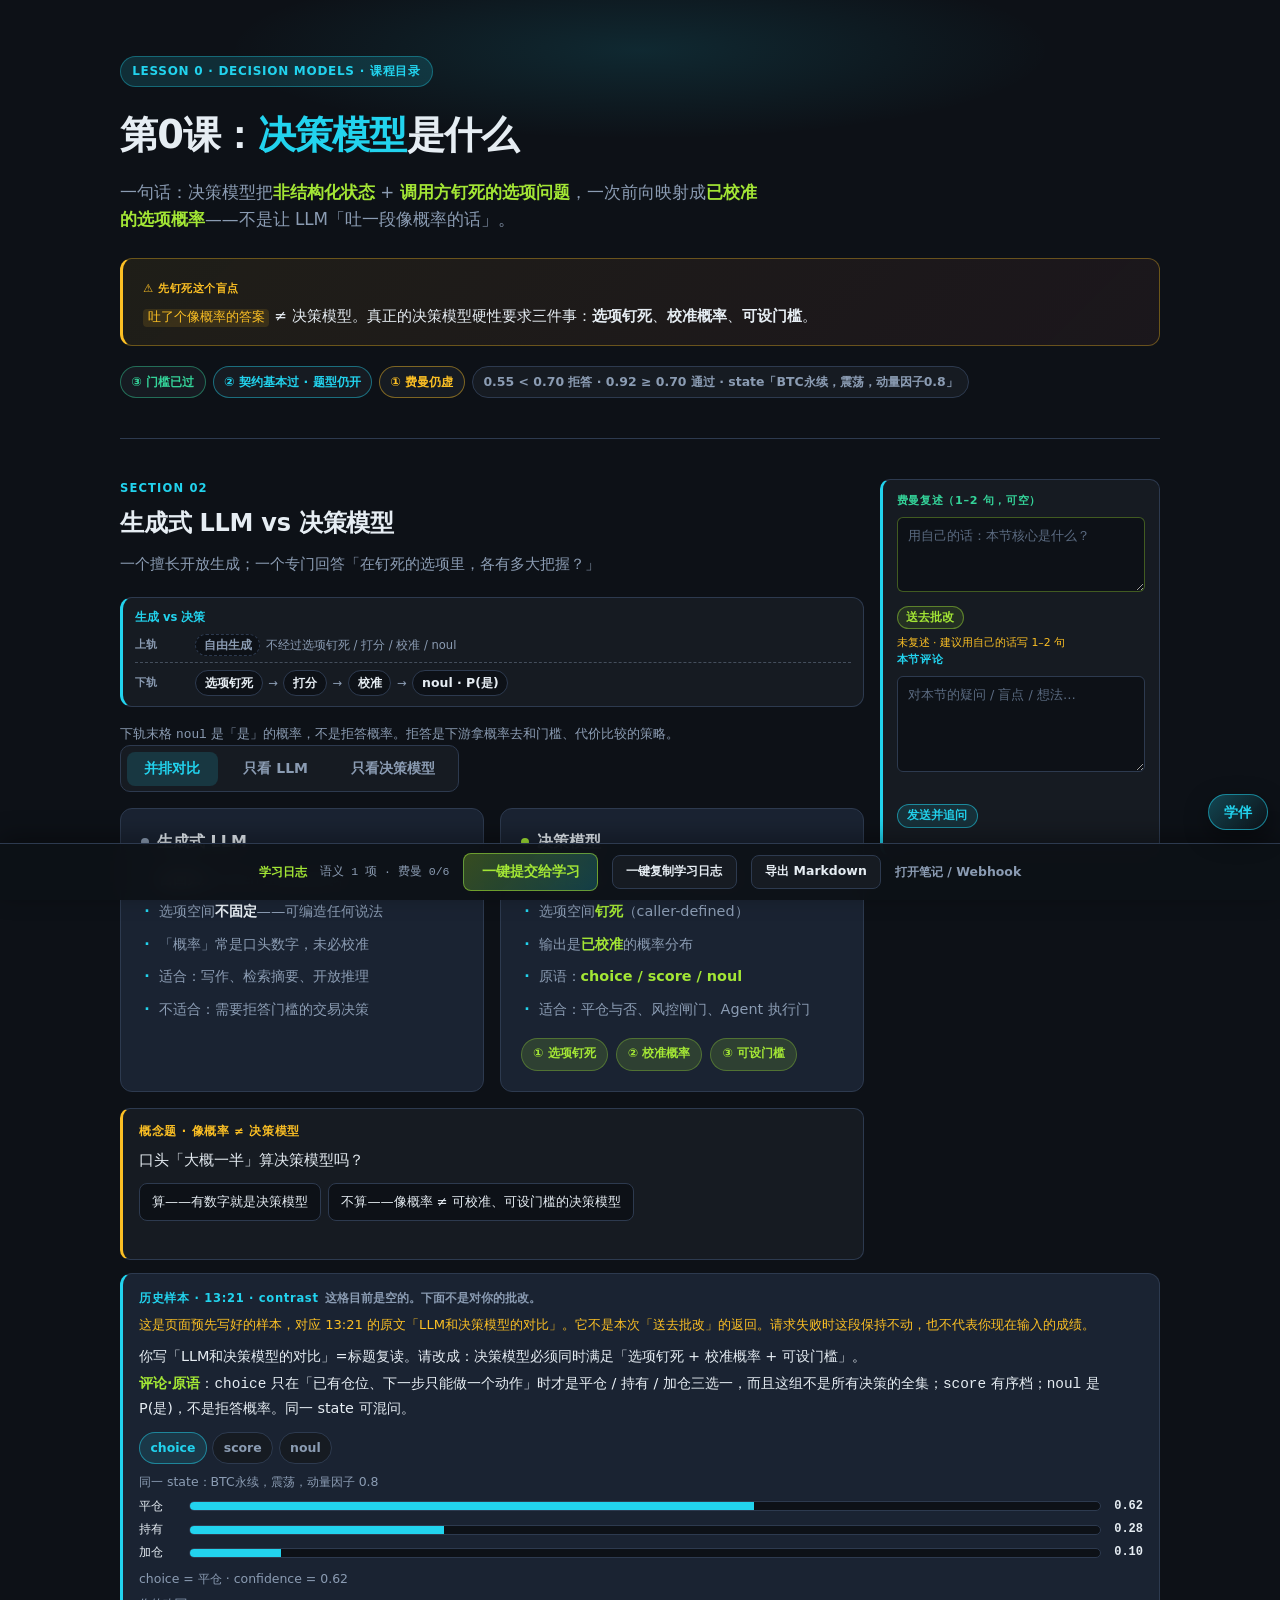
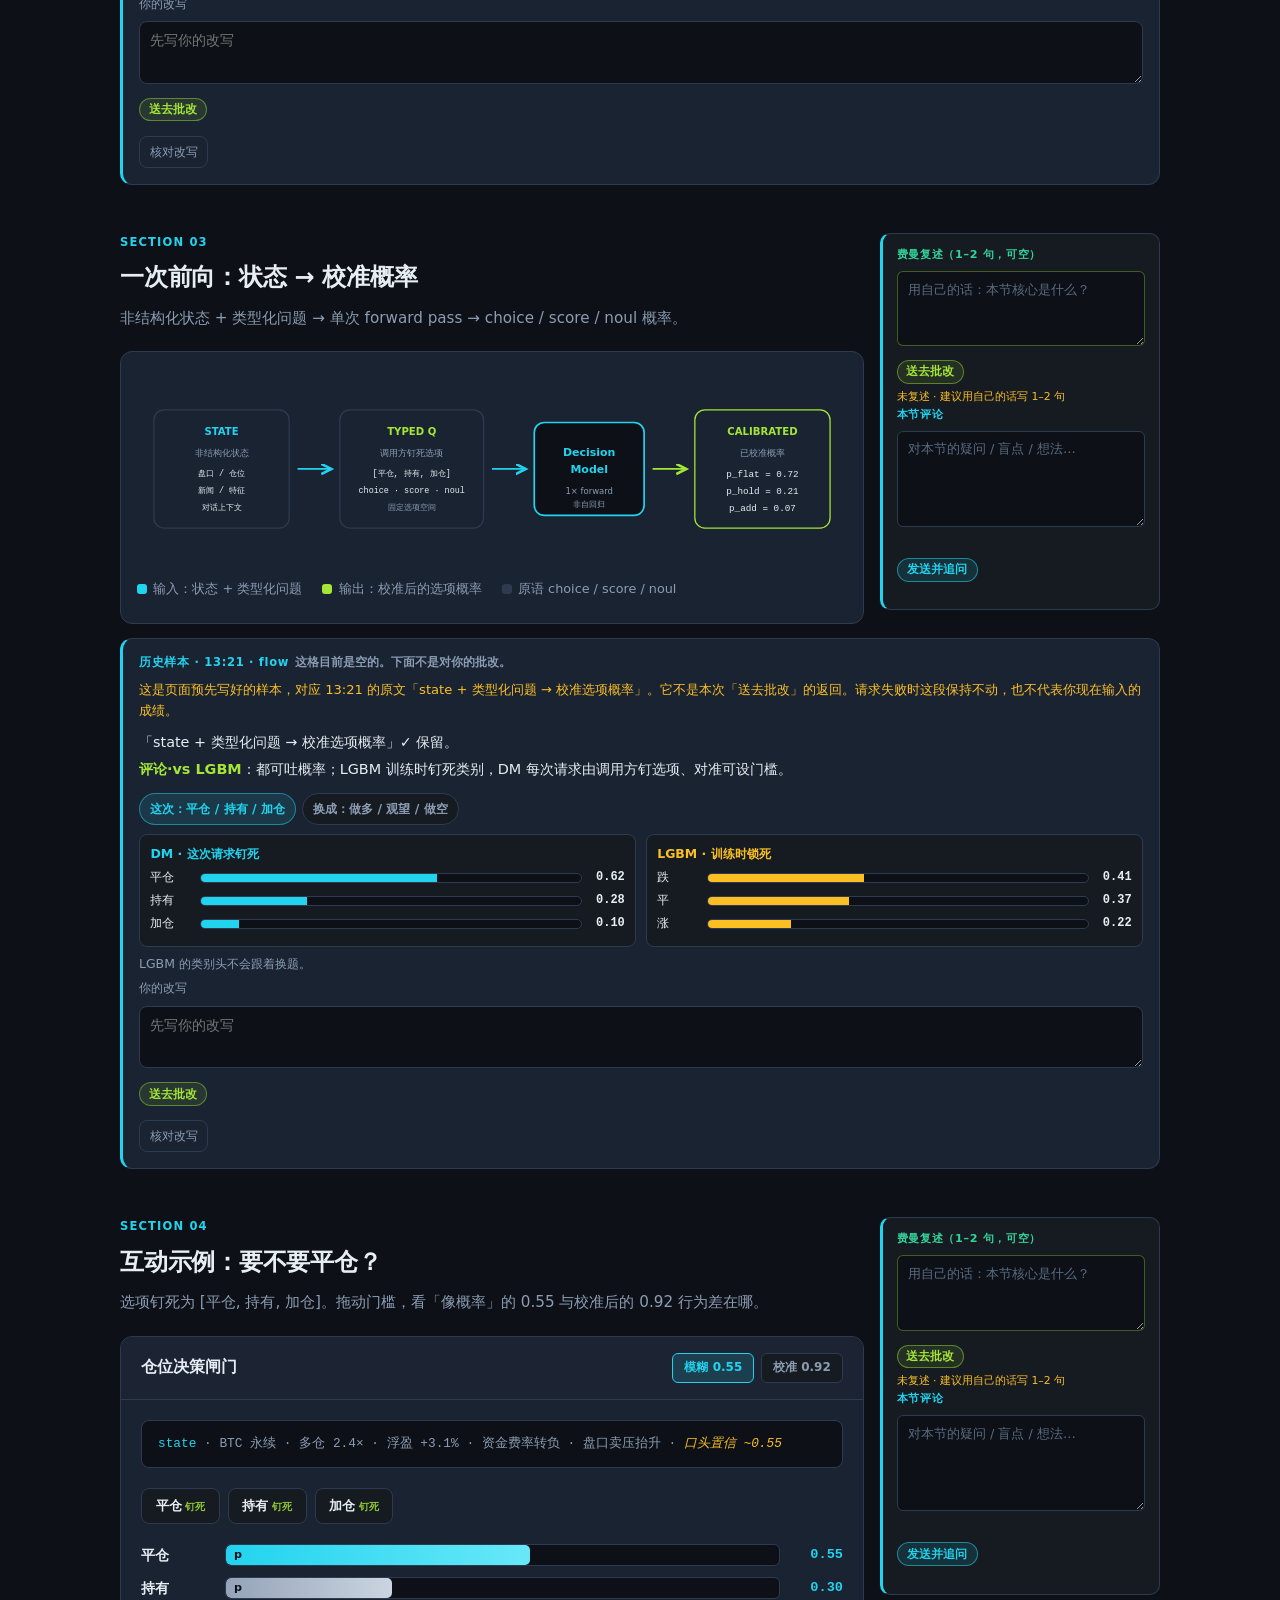
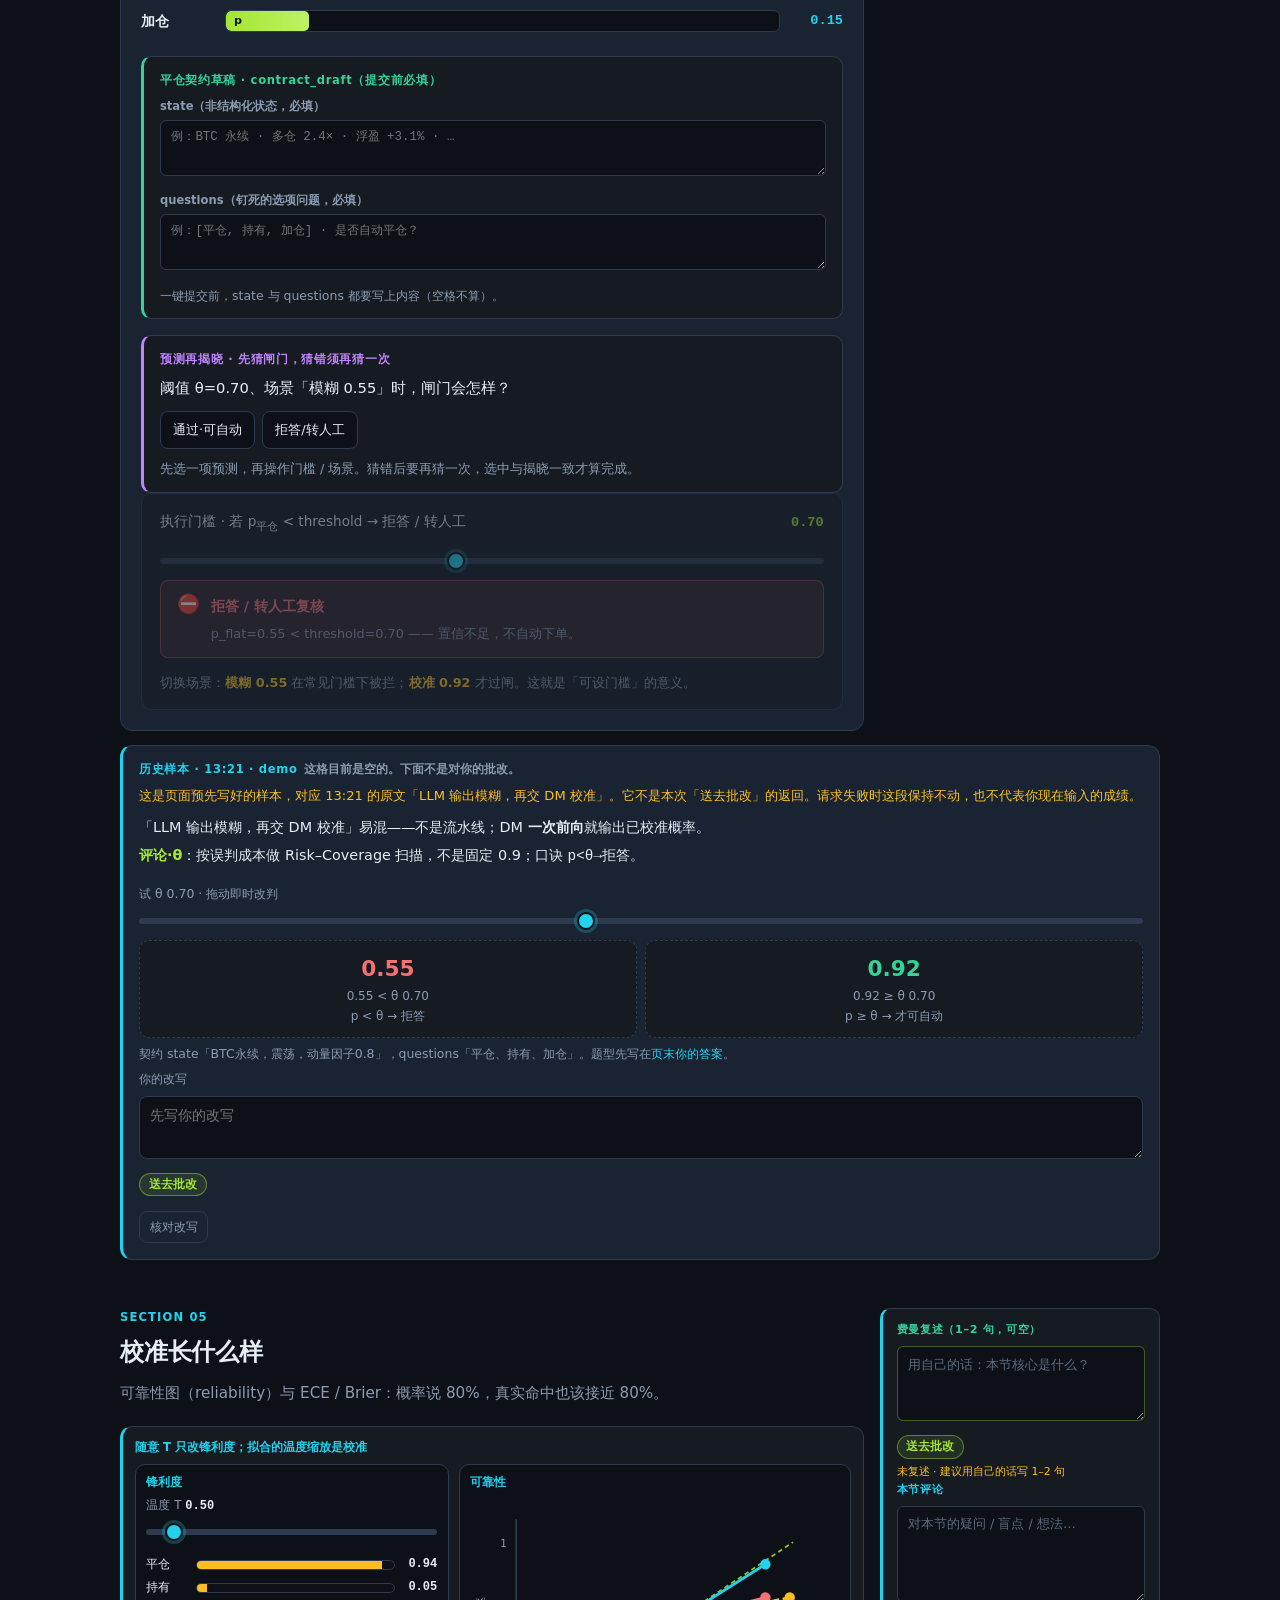
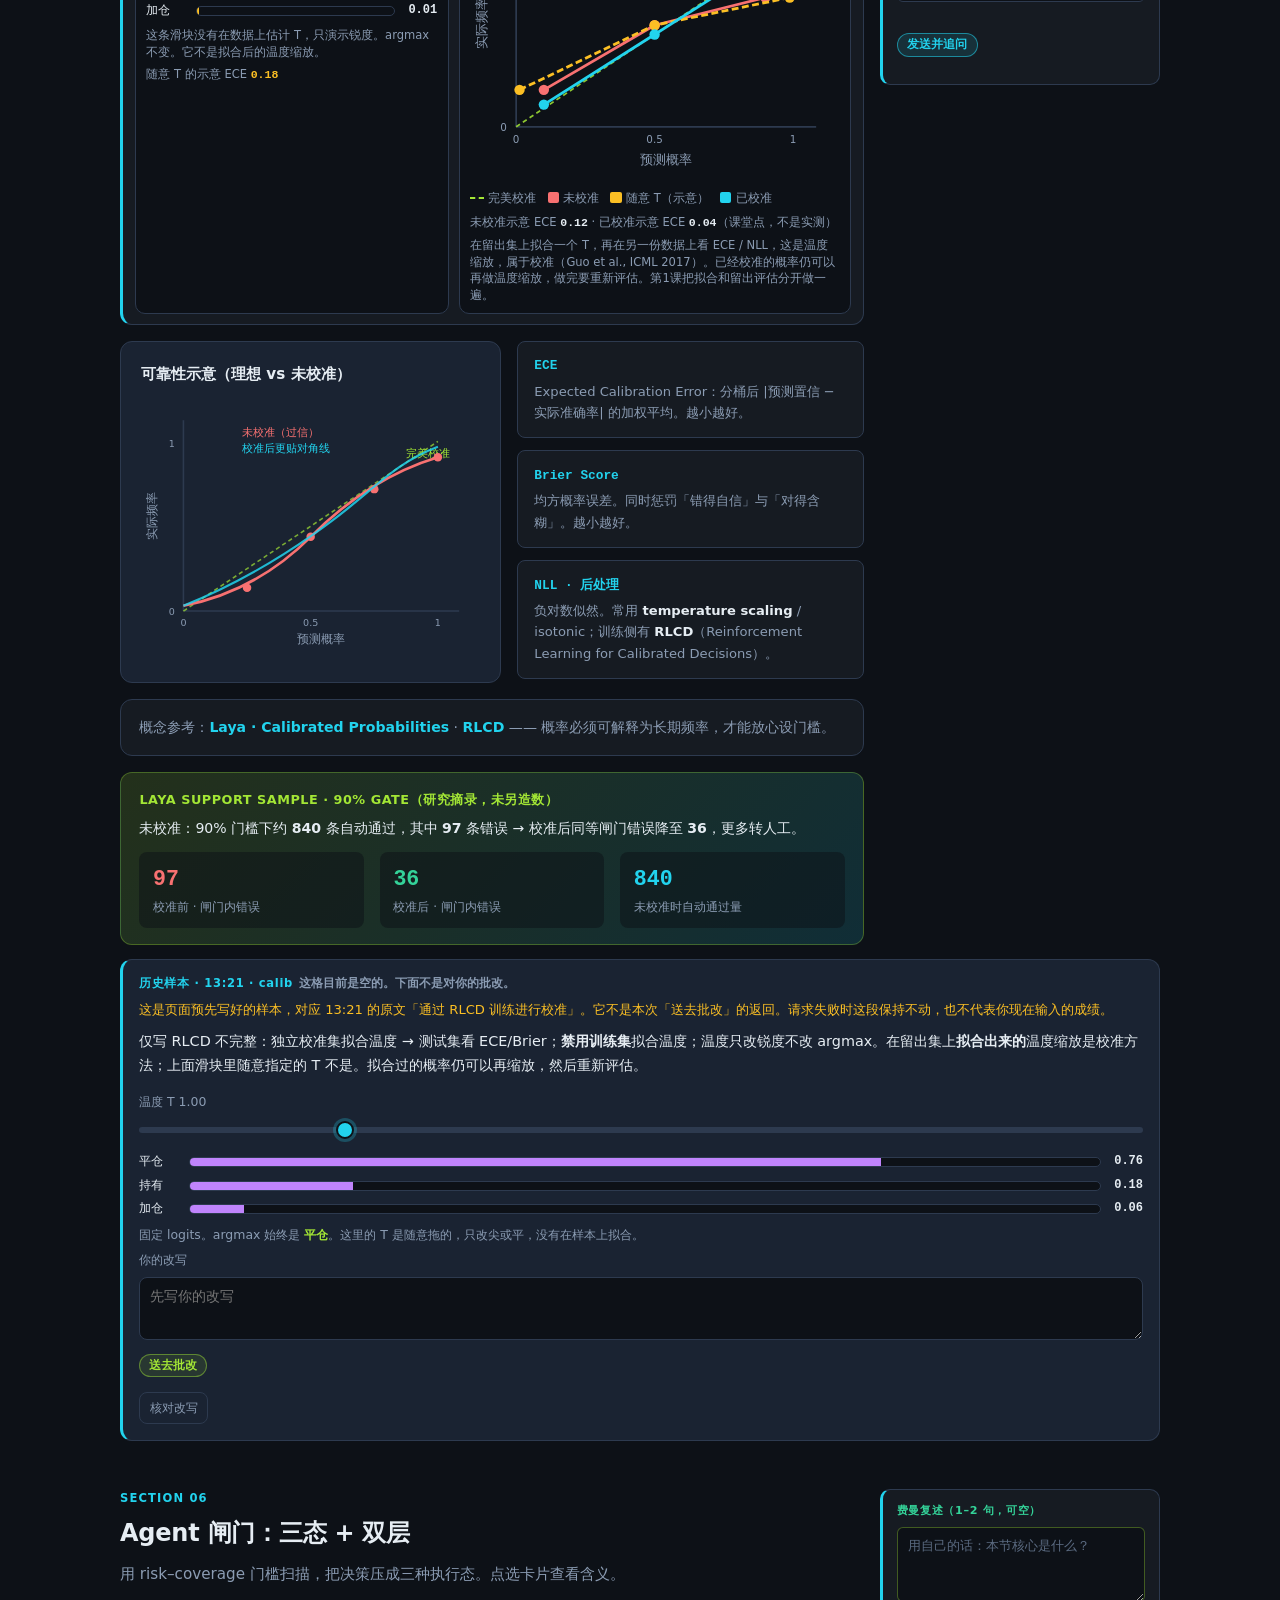
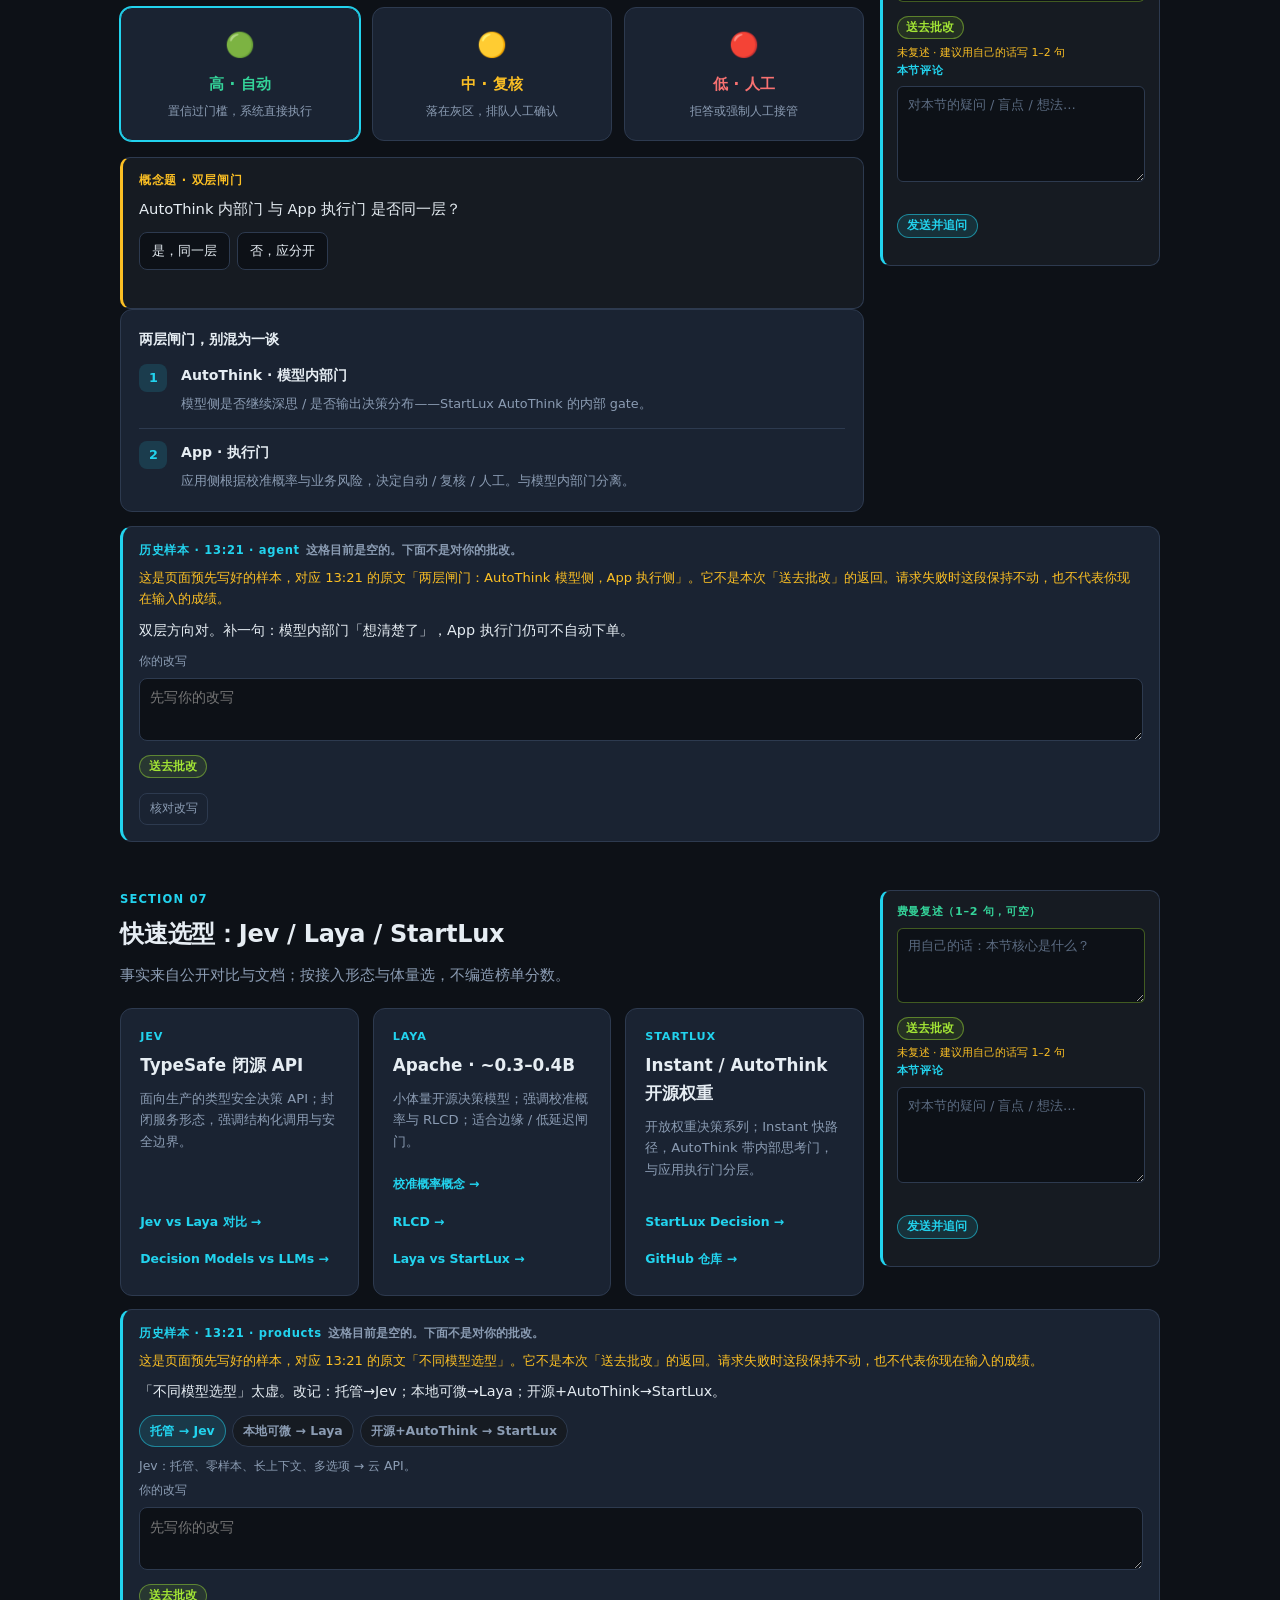
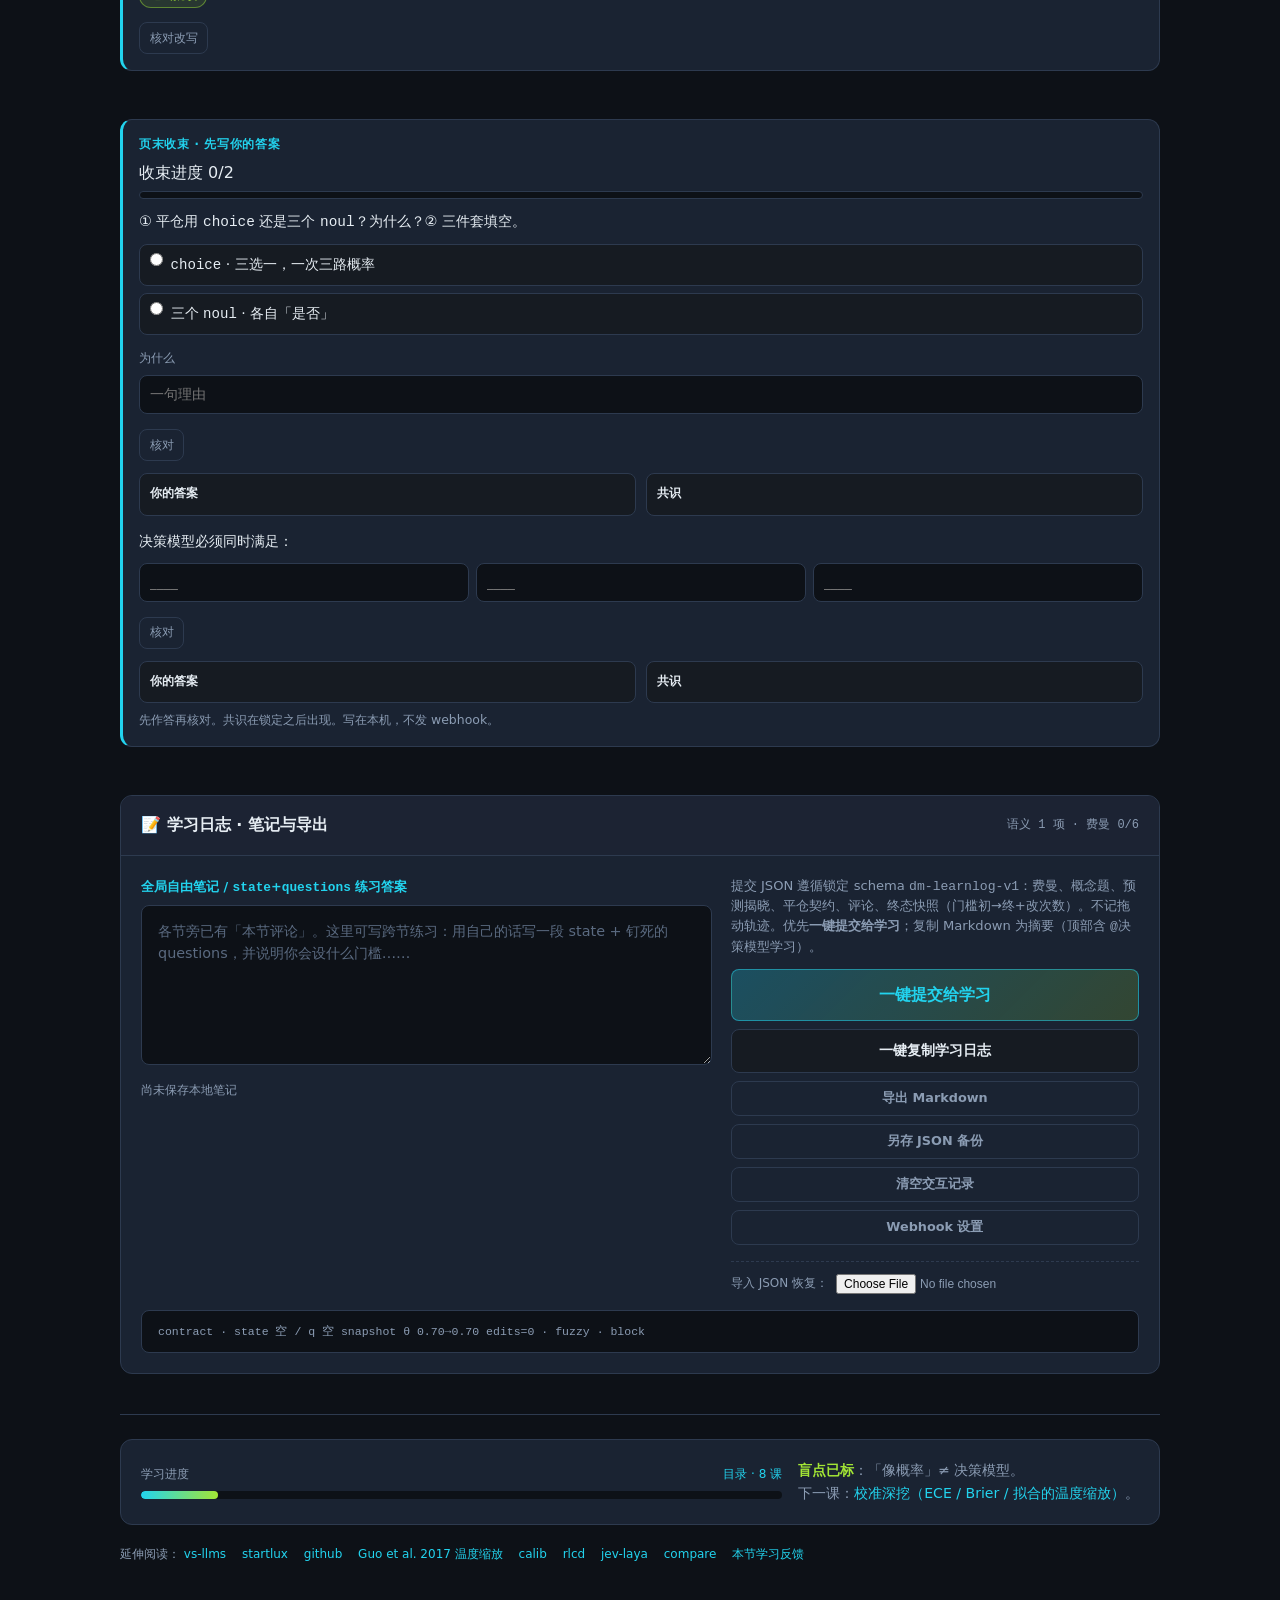
<file: 第0课-诊结与深化可视化.html>
<!DOCTYPE html>
<html lang="zh-Hans">
<head>
<meta charset="UTF-8">
<meta name="viewport" content="width=device-width, initial-scale=1.0">
<meta http-equiv="refresh" content="0; url=第0课-决策模型是什么.html#fb-contrast">
<link rel="canonical" href="第0课-决策模型是什么.html">
<title>诊结已并入第0课</title>
<style>
body{font-family:system-ui,sans-serif;background:#0d1117;color:#e6edf3;margin:0;padding:3rem 1.25rem;line-height:1.6}
a{color:#22d3ee}
</style>
</head>
<body>
<p>学习反馈已经写在原课件各节下面，不用另开这一页。</p>
<p><a href="第0课-决策模型是什么.html#fb-contrast">打开第0课 · 学习反馈</a></p>
<script>location.replace("第0课-决策模型是什么.html#fb-contrast");</script>
</body>
</html>
</file>
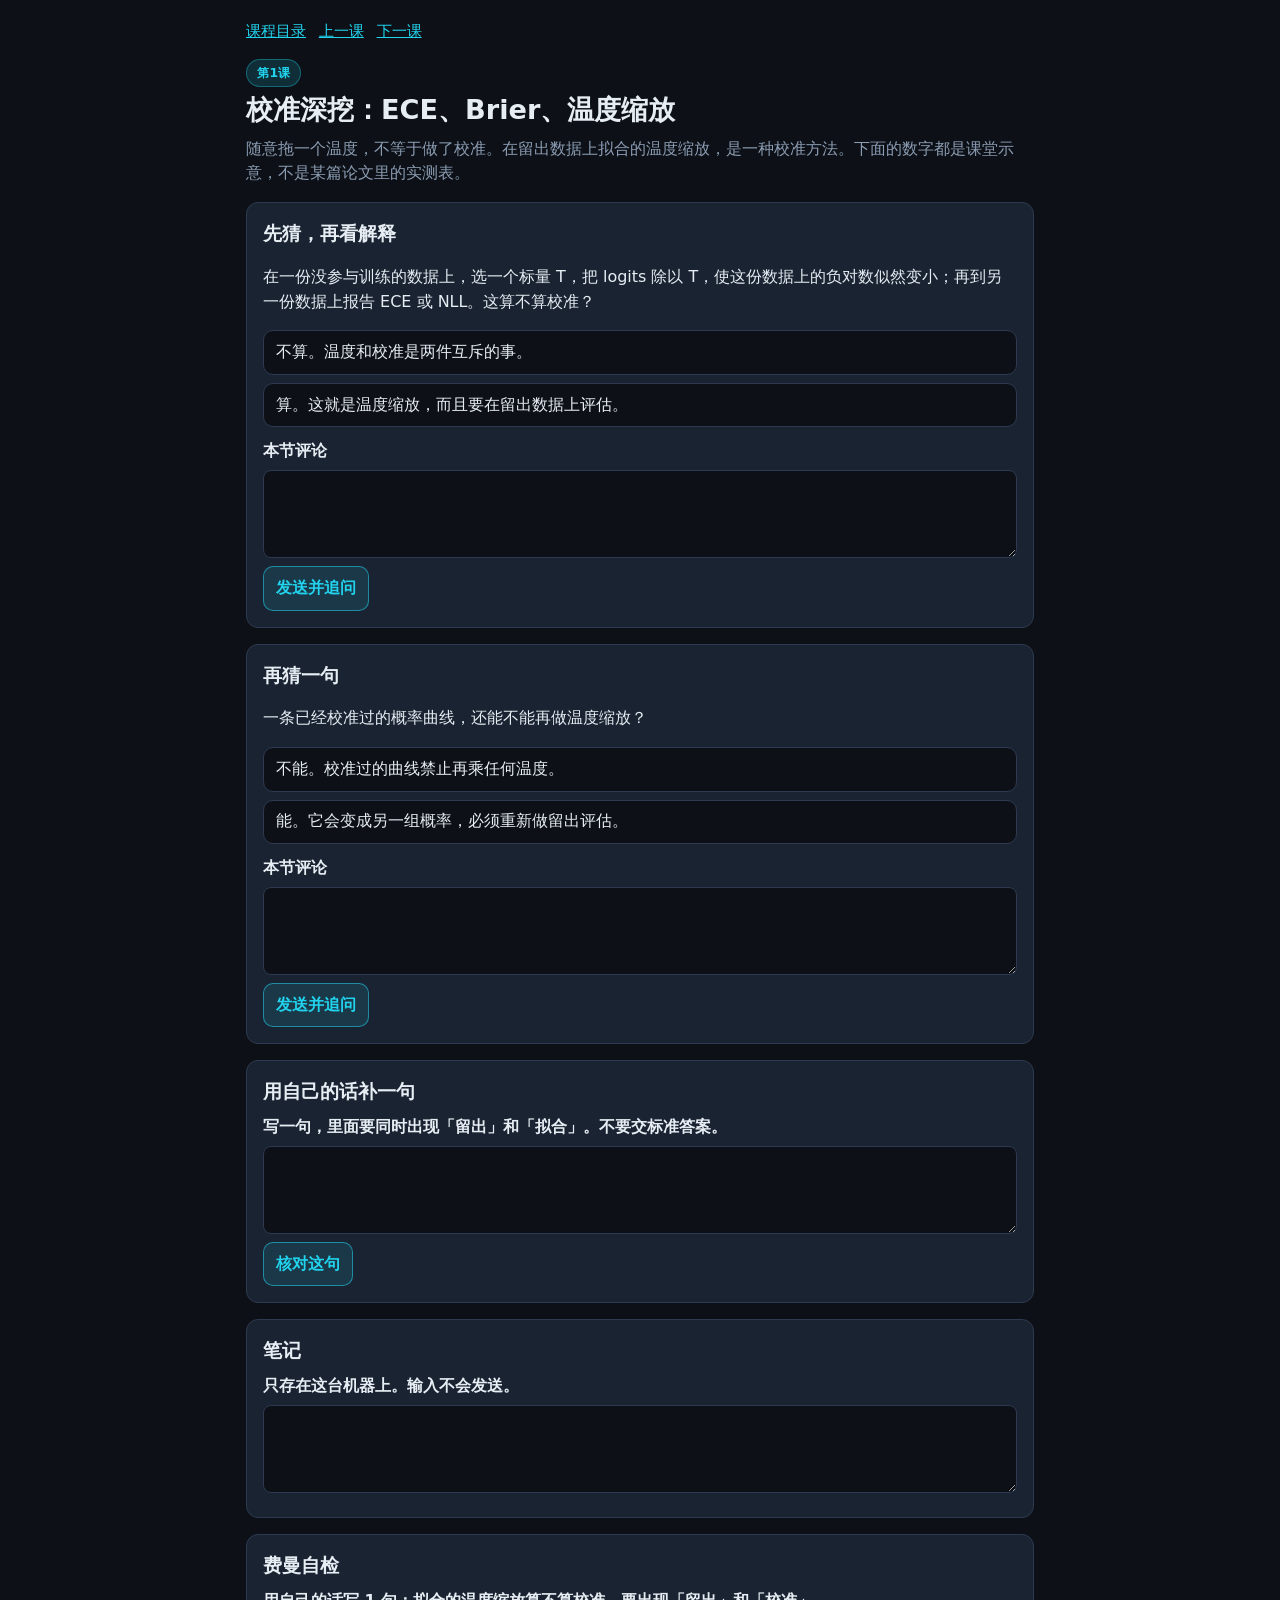
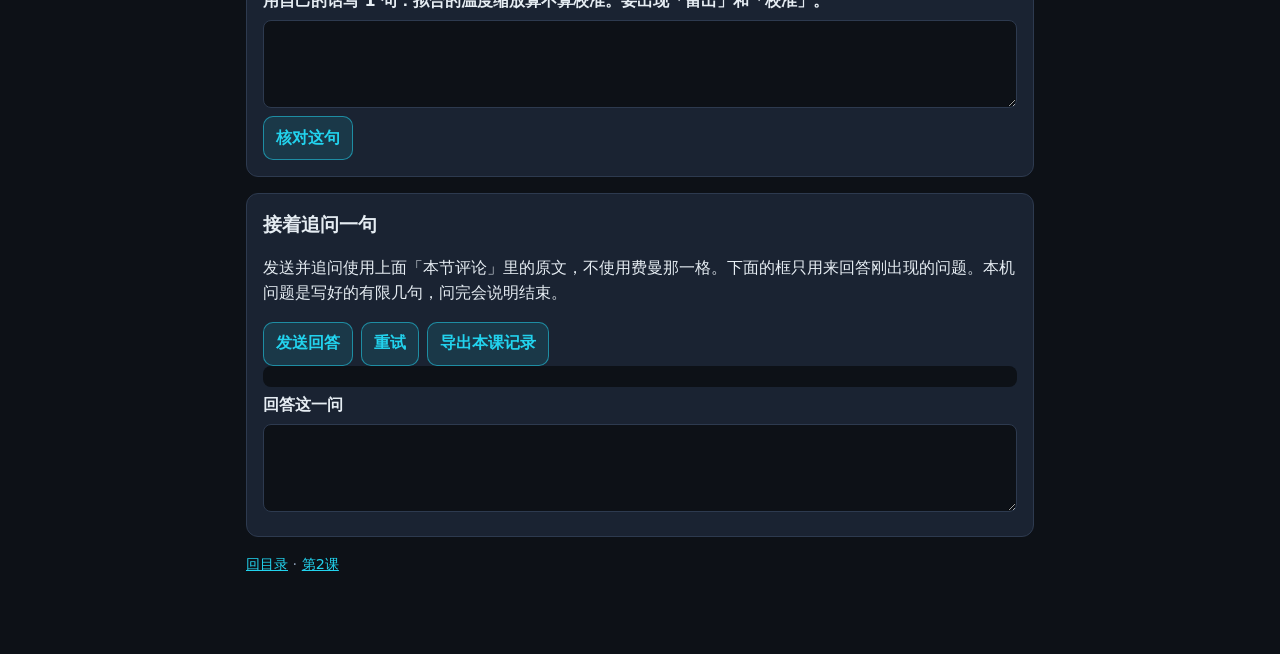
<file: 第1课-校准深挖.html>
<!DOCTYPE html>
<html lang="zh-Hans">
<head>
<meta charset="UTF-8">
<meta name="viewport" content="width=device-width, initial-scale=1">
<title>第1课 · 校准深挖</title>
<link rel="icon" href="favicon.svg" type="image/svg+xml">
<link rel="stylesheet" href="course-lesson.css">
</head>
<body>
<a class="skip" href="#main">跳到内容</a>
<div class="wrap">
<nav class="nav" aria-label="课程">
  <a href="课程目录.html">课程目录</a>
  <a href="第0课-决策模型是什么.html">上一课</a>
  <a href="第2课-原语与拒答.html">下一课</a>
</nav>
<header>
  <div class="badge">第1课</div>
  <h1 id="main">校准深挖：ECE、Brier、温度缩放</h1>
  <p class="lead">随意拖一个温度，不等于做了校准。在留出数据上拟合的温度缩放，是一种校准方法。下面的数字都是课堂示意，不是某篇论文里的实测表。</p>
</header>

<section data-q-group="q1" data-unlock="#fitLab">
  <h2 id="q1-title">先猜，再看解释</h2>
  <p>在一份没参与训练的数据上，选一个标量 T，把 logits 除以 T，使这份数据上的负对数似然变小；再到另一份数据上报告 ECE 或 NLL。这算不算校准？</p>
  <div class="opts" role="group" aria-labelledby="q1-title">
    <button type="button" class="opt" data-choice="exclusive" data-correct="false">不算。温度和校准是两件互斥的事。</button>
    <button type="button" class="opt" data-choice="fitted" data-correct="true">算。这就是温度缩放，而且要在留出数据上评估。</button>
  </div>
  <p class="hint" data-hint hidden>提示：课堂上随便拖的 T 不是校准。Guo 等人把「在验证集上拟合一个 T」称作 temperature scaling，它是后处理校准。先别看标准答案，用这个差别再选一次。</p>
  <p class="status" data-status role="status"></p>
  <button type="button" class="act" data-retry hidden>再试一次</button>
  <div class="explain" data-explain-body hidden>
    <p>温度缩放是校准方法：在留出集上只学一个 T，推理时把 logits 除以 T（Guo, Pleiss, Sun, Weinberger, <cite>On Calibration of Modern Neural Networks</cite>, ICML 2017）。它不改 argmax。已经得到的概率仍可以再做一次温度缩放，做完必须重新在留出集上评估，并不是「校准过就永远不能再缩放」。</p>
    <p>第0课里的滑块没有估计 T，只演示锋利度。那一段示意 ECE 也不是这篇论文的数字。</p>
    <p class="src">来源：<a href="https://proceedings.mlr.press/v70/guo17a.html">proceedings.mlr.press/v70/guo17a.html</a>。ECE 的常用定义见 Naeini, Cooper, Hauskrecht, AAAI 2015。</p>
  </div>
</section>

<section id="fitLab" hidden>
  <h2>实验：拟合集选 T，留出集看 ECE</h2>
  <p><span class="tag">示意样本</span> 不是实测，也不是 Guo et al. 表里的模型。logit 是未缩放的分数，y 是 0/1 标签。拟合只最小化拟合集的平均 NLL。ECE 用两个等宽桶，只在留出集上报。</p>
  <table>
    <caption>拟合集（用来选 T）</caption>
    <thead><tr><th>logit</th><th>y</th></tr></thead>
    <tbody id="fitRows"></tbody>
  </table>
  <table>
    <caption>留出集（不参与选 T）</caption>
    <thead><tr><th>logit</th><th>y</th></tr></thead>
    <tbody id="evalRows"></tbody>
  </table>
  <div class="row">
    <button type="button" class="act" id="fitBtn">在拟合集上选择 T</button>
    <button type="button" class="act" id="resetFit">清除这次拟合</button>
  </div>
  <p id="fitOut" class="out" role="status">尚未拟合。随意 T 与拟合 T 的差别要等你按按钮之后才出现。</p>
</section>

<section data-q-group="q2">
  <h2 id="q2-title">再猜一句</h2>
  <p>一条已经校准过的概率曲线，还能不能再做温度缩放？</p>
  <div class="opts" role="group" aria-labelledby="q2-title">
    <button type="button" class="opt" data-choice="never" data-correct="false">不能。校准过的曲线禁止再乘任何温度。</button>
    <button type="button" class="opt" data-choice="again" data-correct="true">能。它会变成另一组概率，必须重新做留出评估。</button>
  </div>
  <p class="hint" data-hint hidden>提示：温度缩放是后处理，不是「只能用在未校准模型上」的禁令。关键是做完要再评估，而不是先把整段答案背下来。</p>
  <p class="status" data-status role="status"></p>
  <button type="button" class="act" data-retry hidden>再试一次</button>
  <div class="explain" data-explain-body hidden>
    <p>可以再缩放。新的 T 会改变概率的锋利度，argmax 仍不变，但可靠程度可能变好或变坏。所以「已校准」不是永久标签，留出集上的 ECE、Brier 或 NLL 才是这次缩放的成绩。</p>
    <p class="src">Brier 分数是概率预报的均方误差（Brier, Monthly Weather Review, 1950）。本课不引用任何未核对的业务 ECE。</p>
  </div>
</section>

<section data-follow="f1" data-need="留出,拟合">
  <h2>用自己的话补一句</h2>
  <label for="follow1">写一句，里面要同时出现「留出」和「拟合」。不要交标准答案。</label>
  <textarea id="follow1"></textarea>
  <div class="row">
    <button type="button" class="act" data-follow-check>核对这句</button>
    <button type="button" class="act" data-follow-retry hidden>再试一次</button>
  </div>
  <p class="status" data-follow-status role="status"></p>
</section>

<section>
  <h2>笔记</h2>
  <label for="lessonNote">只存在这台机器上。输入不会发送。</label>
  <textarea id="lessonNote"></textarea>
  <p id="lessonNoteStatus" class="status" role="status"></p>
</section>

<section data-feynman="fy" data-need="留出,校准">
  <h2>费曼自检</h2>
  <label for="fy1">用自己的话写 1 句：拟合的温度缩放算不算校准。要出现「留出」和「校准」。</label>
  <textarea id="fy1"></textarea>
  <div class="row">
    <button type="button" class="act" data-follow-check>核对这句</button>
    <button type="button" class="act" data-follow-retry hidden>再试一次</button>
  </div>
  <p class="status" data-follow-status role="status"></p>
</section>

<section id="ask">
  <h2>接着追问一句</h2>
  <p>每次只问一个问题。这一问由本课页面提出，输入不会自动发出。</p>
  <div class="row">
    <button type="button" class="act" id="askSend">发送并追问</button>
    <button type="button" class="act" id="askRetry">重试</button>
    <button type="button" class="act" id="exportLesson">导出本课记录</button>
  </div>
  <p id="askOut" class="status" role="status"></p>
  <label for="askReply">你的回答</label>
  <textarea id="askReply"></textarea>
  <p id="exportStatus" class="status" role="status"></p>
</section>

<footer>
  <p><a href="课程目录.html">回目录</a> · <a href="第2课-原语与拒答.html">第2课</a></p>
</footer>
</div>
<script>
window.COURSE_LESSON = {
  id: "lesson-1",
  storageKey: "dm_lesson1_state",
  offlinePrompts: [
    "留出集和拟合集，你会把哪一份用来选 T？",
    "选完 T 之后，ECE 应该报在哪一份上？"
  ]
};
</script>
<script src="course-lesson.js"></script>
<script>
(function () {
  "use strict";
  var FIT = [[2.2,1],[1.4,1],[0.6,0],[0.3,1],[-0.4,0],[-1.2,0],[-1.8,0],[0.9,1]];
  var EVALS = [[1.8,1],[0.2,0],[-0.8,1],[-1.5,0],[1.1,1]];
  function sigmoid(z) { return 1 / (1 + Math.exp(-z)); }
  function nll(set, T) {
    var s = 0;
    set.forEach(function (row) {
      var p = Math.min(1 - 1e-6, Math.max(1e-6, sigmoid(row[0] / T)));
      s += -(row[1] * Math.log(p) + (1 - row[1]) * Math.log(1 - p));
    });
    return s / set.length;
  }
  function ece(set, T) {
    var bins = [[], []];
    set.forEach(function (row) {
      var p = sigmoid(row[0] / T);
      bins[p < 0.5 ? 0 : 1].push([p, row[1]]);
    });
    var e = 0;
    bins.forEach(function (b) {
      if (!b.length) return;
      var conf = b.reduce(function (a, x) { return a + x[0]; }, 0) / b.length;
      var acc = b.reduce(function (a, x) { return a + x[1]; }, 0) / b.length;
      e += (b.length / set.length) * Math.abs(acc - conf);
    });
    return e;
  }
  function fill(id, rows) {
    var body = document.getElementById(id);
    rows.forEach(function (row) {
      var tr = document.createElement("tr");
      var a = document.createElement("td");
      var b = document.createElement("td");
      a.textContent = row[0].toFixed(1);
      b.textContent = String(row[1]);
      tr.appendChild(a);
      tr.appendChild(b);
      body.appendChild(tr);
    });
  }
  fill("fitRows", FIT);
  fill("evalRows", EVALS);
  var out = document.getElementById("fitOut");
  var LAB_KEY = "dm_lesson1_fit";
  function show(text) { out.textContent = text; }
  function run() {
    var best = null;
    var t;
    for (t = 25; t <= 400; t += 5) {
      var T = t / 100;
      var loss = nll(FIT, T);
      if (!best || loss < best.nll) best = { T: T, nll: loss };
    }
    var e1 = ece(EVALS, 1);
    var eFit = ece(EVALS, best.T);
    var line = eFit < e1 - 1e-6
      ? "这次示意里，留出 ECE 比 T=1 更低。"
      : "这次示意里，留出 ECE 没有比 T=1 更低。温度缩放仍是校准方法，但必须把留出集的结果报出来，不能用拟合集的损失代替。";
    var text = [
      "拟合目标：拟合集平均 NLL（示意）",
      "选出的 T = " + best.T.toFixed(2),
      "拟合集 NLL = " + best.nll.toFixed(3),
      "留出集 2 桶 ECE，T=1 → " + e1.toFixed(3),
      "留出集 2 桶 ECE，拟合 T → " + eFit.toFixed(3),
      line,
      "这些不是实测指标。"
    ].join("\n");
    show(text);
    try { localStorage.setItem(LAB_KEY, text); } catch (e) {}
    if (window.__dmLessonState) window.__dmLessonState.setLab("fitText", text);
  }
  document.getElementById("fitBtn").addEventListener("click", run);
  document.getElementById("resetFit").addEventListener("click", function () {
    try { localStorage.removeItem(LAB_KEY); } catch (e) {}
    if (window.__dmLessonState) window.__dmLessonState.setLab("fitText", "");
    show("尚未拟合。随意 T 与拟合 T 的差别要等你按按钮之后才出现。");
  });
  var savedFit = window.__dmLessonState ? window.__dmLessonState.getLab("fitText", "") : "";
  if (!savedFit) {
    try { savedFit = localStorage.getItem(LAB_KEY) || ""; } catch (e2) { savedFit = ""; }
  }
  if (savedFit) show(savedFit);
})();
</script>
</body>
</html>
</file>
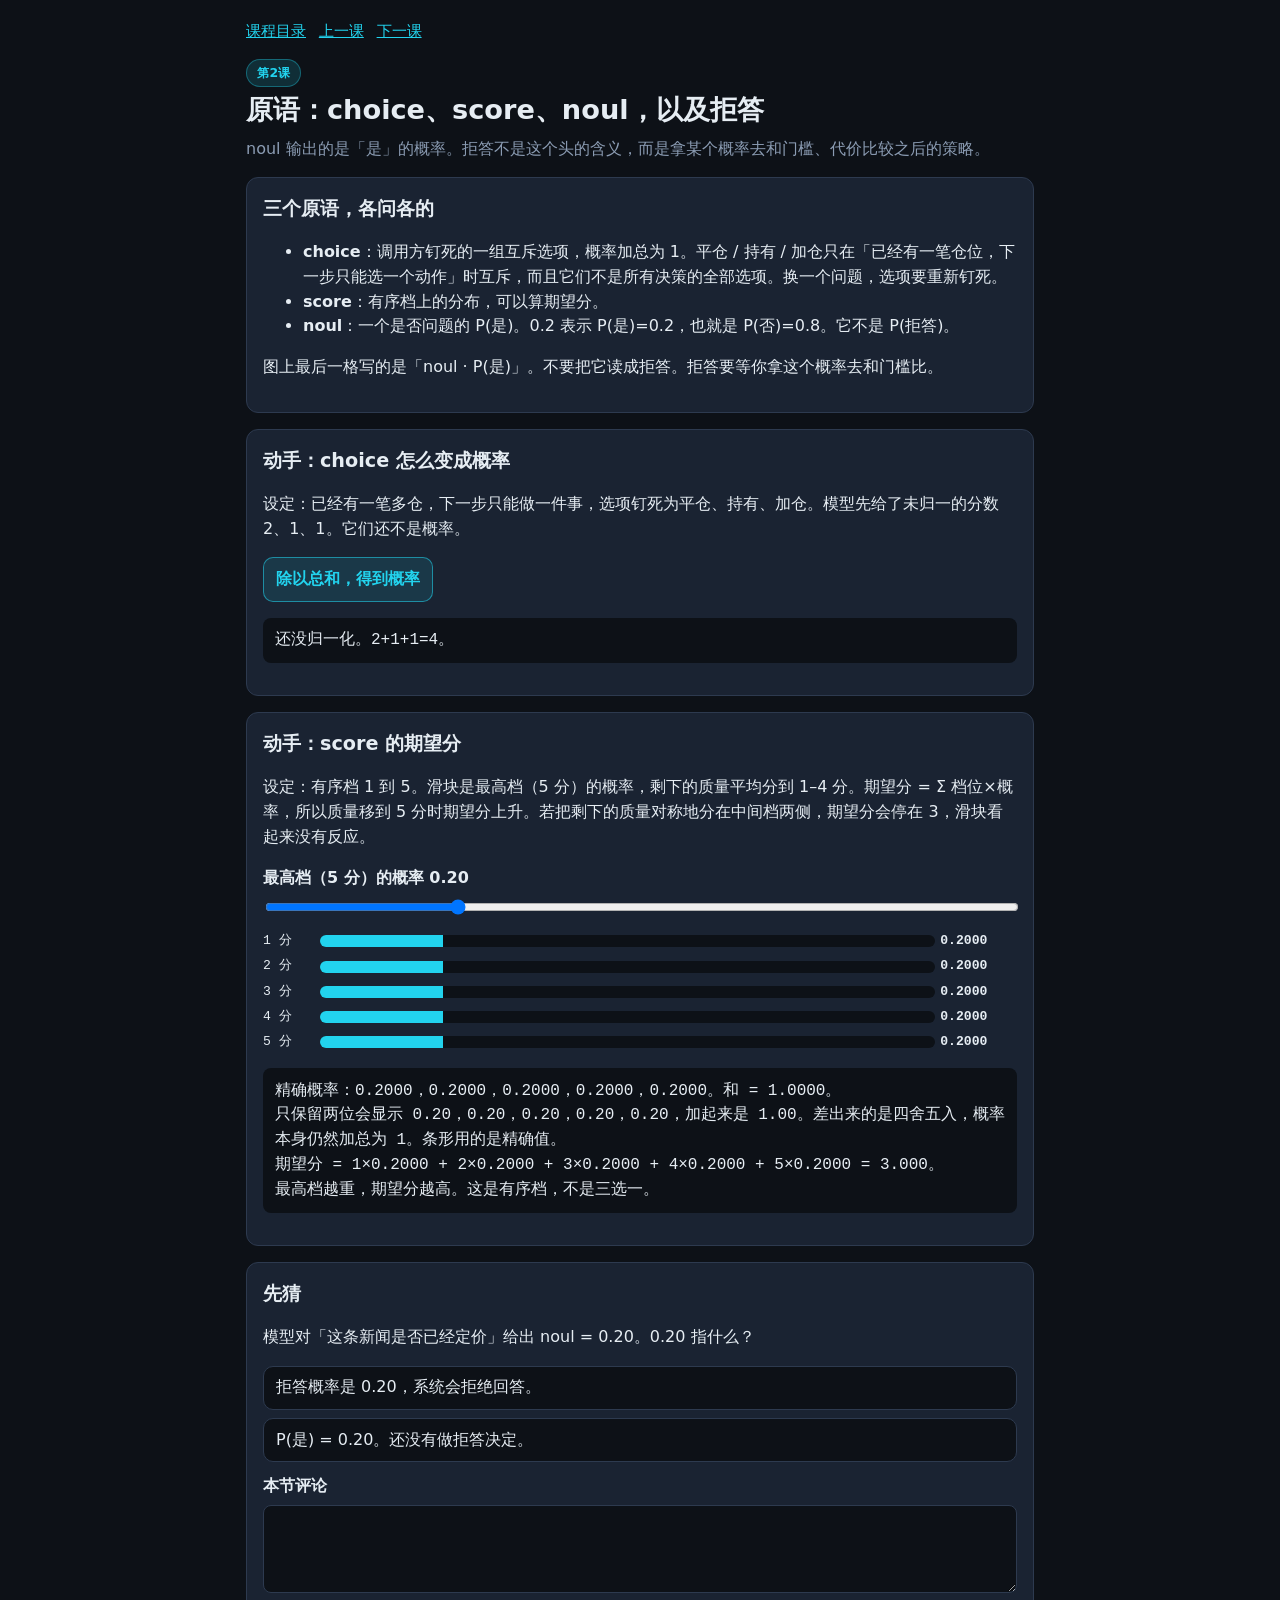
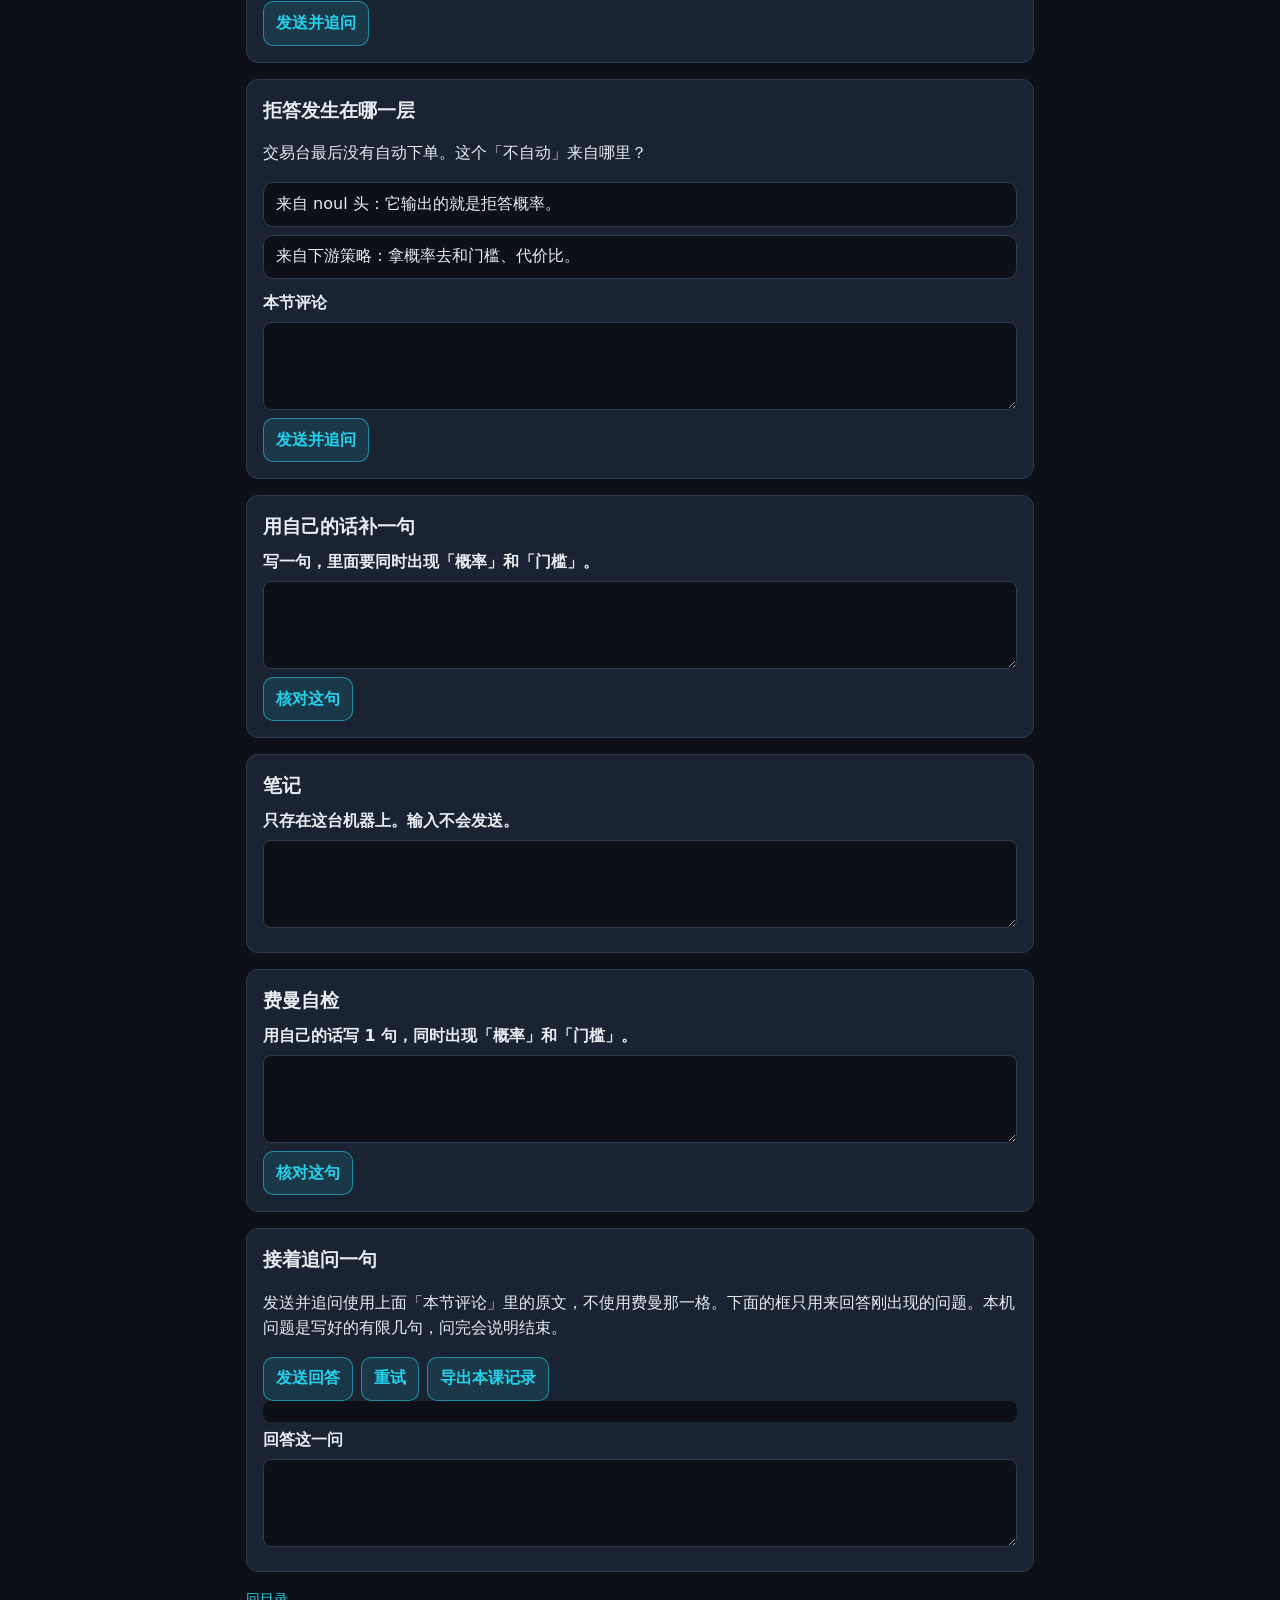
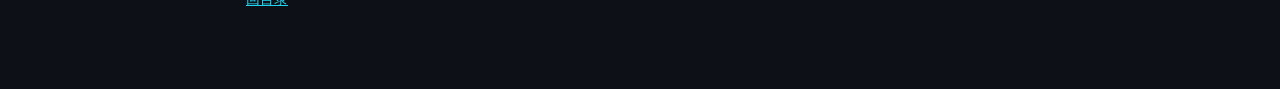
<file: 第2课-原语与拒答.html>
<!DOCTYPE html>
<html lang="zh-Hans">
<head>
<meta charset="UTF-8">
<meta name="viewport" content="width=device-width, initial-scale=1">
<title>第2课 · 原语与拒答</title>
<link rel="icon" href="favicon.svg" type="image/svg+xml">
<link rel="stylesheet" href="course-lesson.css">
</head>
<body>
<a class="skip" href="#main">跳到内容</a>
<div class="wrap">
<nav class="nav" aria-label="课程">
  <a href="课程目录.html">课程目录</a>
  <a href="第1课-校准深挖.html">上一课</a>
  <a href="第3课-门槛与代价.html">下一课</a>
</nav>
<header>
  <div class="badge">第2课</div>
  <h1 id="main">原语：choice、score、noul，以及拒答</h1>
  <p class="lead">noul 输出的是「是」的概率。拒答不是这个头的含义，而是拿某个概率去和门槛、代价比较之后的策略。</p>
</header>

<section>
  <h2>三个原语，各问各的</h2>
  <ul>
    <li><strong>choice</strong>：调用方钉死的一组互斥选项，概率加总为 1。平仓 / 持有 / 加仓只在「已经有一笔仓位，下一步只能选一个动作」时互斥，而且它们不是所有决策的全部选项。换一个问题，选项要重新钉死。</li>
    <li><strong>score</strong>：有序档上的分布，可以算期望分。</li>
    <li><strong>noul</strong>：一个是否问题的 P(是)。0.2 表示 P(是)=0.2，也就是 P(否)=0.8。它不是 P(拒答)。</li>
  </ul>
  <p>图上最后一格写的是「noul · P(是)」。不要把它读成拒答。拒答要等你拿这个概率去和门槛比。</p>
</section>

<section>
  <h2>动手：choice 怎么变成概率</h2>
  <p>设定：已经有一笔多仓，下一步只能做一件事，选项钉死为平仓、持有、加仓。模型先给了未归一的分数 2、1、1。它们还不是概率。</p>
  <button type="button" class="act" id="normBtn">除以总和，得到概率</button>
  <p id="normOut" class="out" role="status">还没归一化。2+1+1=4。</p>
</section>

<section>
  <h2>动手：score 的期望分</h2>
  <p>设定：有序档 1 到 5。滑块是最高档（5 分）的概率，剩下的质量平均分到 1–4 分。期望分 = Σ 档位×概率，所以质量移到 5 分时期望分上升。若把剩下的质量对称地分在中间档两侧，期望分会停在 3，滑块看起来没有反应。</p>
  <label for="scoreMass">最高档（5 分）的概率 <output id="scoreOut">0.20</output></label>
  <input id="scoreMass" data-persist="scoreHigh" type="range" min="0" max="80" value="20" step="1" aria-valuemin="0" aria-valuemax="80" aria-valuenow="20">
  <div id="scoreBars" class="score-bars" aria-hidden="true"></div>
  <p id="scoreLine" class="out" role="status"></p>
</section>

<section data-q-group="q1">
  <h2 id="q1-title">先猜</h2>
  <p>模型对「这条新闻是否已经定价」给出 noul = 0.20。0.20 指什么？</p>
  <div class="opts" role="group" aria-labelledby="q1-title">
    <button type="button" class="opt" data-choice="refuse" data-correct="false">拒答概率是 0.20，系统会拒绝回答。</button>
    <button type="button" class="opt" data-choice="yes" data-correct="true">P(是) = 0.20。还没有做拒答决定。</button>
  </div>
  <p class="hint" data-hint hidden>提示：noul 只回答被钉死的是否问题，0.20 是 P(是)。拒答是后面的策略。先别翻第0课的闸门动画。</p>
  <p class="status" data-status role="status"></p>
  <button type="button" class="act" data-retry hidden>再试一次</button>
  <div class="explain" data-explain-body hidden>
    <p>0.20 是「是」的概率。系统可以之后规定：只有 P(是) ≥ θ 才自动采纳；低于 θ 就转人工。那个规定才叫拒答或弃权，数值 0.20 本身不是弃权概率。</p>
  </div>
</section>

<section data-q-group="q2" data-unlock="#policyLab">
  <h2 id="q2-title">拒答发生在哪一层</h2>
  <p>交易台最后没有自动下单。这个「不自动」来自哪里？</p>
  <div class="opts" role="group" aria-labelledby="q2-title">
    <button type="button" class="opt" data-choice="head" data-correct="false">来自 noul 头：它输出的就是拒答概率。</button>
    <button type="button" class="opt" data-choice="policy" data-correct="true">来自下游策略：拿概率去和门槛、代价比。</button>
  </div>
  <p class="hint" data-hint hidden>提示：概率头只给数。比较大小、决定自动还是人工，是使用这个数的规则。</p>
  <p class="status" data-status role="status"></p>
  <button type="button" class="act" data-retry hidden>再试一次</button>
  <div class="explain" data-explain-body hidden>
    <p>拒答是策略。同一组概率，换一个 θ 或换一套误伤代价，可以自动，也可以不自动。所以不能把 noul 的语义写成 refusal probability。</p>
  </div>
</section>

<section id="policyLab" hidden>
  <h2>实验：同一个 P(是)，两套门槛</h2>
  <p><span class="tag">课堂例子</span> P(是)=0.62。这不是频率统计。拖动门槛，只改变策略，不改变 noul。</p>
  <label for="theta">门槛 θ <output id="thetaOut">0.70</output></label>
  <input id="theta" data-persist="theta" type="range" min="0" max="100" value="70" step="1" aria-valuemin="0" aria-valuemax="100" aria-valuenow="70">
  <p id="policyOut" class="out" role="status"></p>
</section>

<section data-follow="f1" data-need="概率,门槛">
  <h2>用自己的话补一句</h2>
  <label for="follow1">写一句，里面要同时出现「概率」和「门槛」。</label>
  <textarea id="follow1"></textarea>
  <div class="row">
    <button type="button" class="act" data-follow-check>核对这句</button>
    <button type="button" class="act" data-follow-retry hidden>再试一次</button>
  </div>
  <p class="status" data-follow-status role="status"></p>
</section>

<section>
  <h2>笔记</h2>
  <label for="lessonNote">只存在这台机器上。输入不会发送。</label>
  <textarea id="lessonNote"></textarea>
  <p id="lessonNoteStatus" class="status" role="status"></p>
</section>

<section data-feynman="fy" data-need="概率,门槛">
  <h2>费曼自检</h2>
  <label for="fy1">用自己的话写 1 句，同时出现「概率」和「门槛」。</label>
  <textarea id="fy1"></textarea>
  <div class="row">
    <button type="button" class="act" data-follow-check>核对这句</button>
    <button type="button" class="act" data-follow-retry hidden>再试一次</button>
  </div>
  <p class="status" data-follow-status role="status"></p>
</section>
<section id="ask">
  <h2>接着追问一句</h2>
  <p>每次只问一个问题。这一问由本课页面提出。</p>
  <div class="row">
    <button type="button" class="act" id="askSend">发送并追问</button>
    <button type="button" class="act" id="askRetry">重试</button>
    <button type="button" class="act" id="exportLesson">导出本课记录</button>
  </div>
  <p id="askOut" class="status" role="status"></p>
  <label for="askReply">你的回答</label>
  <textarea id="askReply"></textarea>
  <p id="exportStatus" class="status" role="status"></p>
</section>
<footer><p><a href="课程目录.html">回目录</a></p></footer>
</div>
<script>
window.COURSE_LESSON = {
  id: "lesson-2",
  storageKey: "dm_lesson2_state",
  offlinePrompts: [
    "0.20 是 P(是) 还是拒答概率？只答一个。",
    "平仓、持有、加仓要在什么前提下才互斥？"
  ]
};
</script>
<script src="course-lesson.js"></script>
<script>
(function () {
  "use strict";
  var input = document.getElementById("theta");
  var out = document.getElementById("thetaOut");
  var box = document.getElementById("policyOut");
  var p = 0.62;
  function paint() {
    var th = Number(input.value) / 100;
    out.textContent = th.toFixed(2);
    input.setAttribute("aria-valuenow", String(input.value));
    var pass = p >= th;
    var text = "noul 仍是 P(是)=" + p.toFixed(2) + "。策略：" + p.toFixed(2) + (pass ? " ≥ " : " < ") + th.toFixed(2) + (pass ? " → 可以自动。" : " → 不自动，转人工。") + " 概率头没有变成拒答头。";
    box.textContent = text;
    if (window.__dmLessonState) window.__dmLessonState.setLab("policyText", text);
  }
  input.addEventListener("input", paint);
  paint();
  function showNorm(text) {
    document.getElementById("normOut").textContent = text;
    if (window.__dmLessonState) window.__dmLessonState.setLab("normText", text);
  }
  document.getElementById("normBtn").addEventListener("click", function () {
    showNorm("设定下三者互斥且必须做一件。2/4=0.50，1/4=0.25，1/4=0.25，加总为 1。若问题允许同时减仓又加仓，这组选项就不该再用一个 choice。");
  });
  if (window.__dmLessonState) {
    var savedNorm = window.__dmLessonState.getLab("normText", "");
    if (savedNorm) document.getElementById("normOut").textContent = savedNorm;
  }
  var mass = document.getElementById("scoreMass");
  var massOut = document.getElementById("scoreOut");
  var scoreLine = document.getElementById("scoreLine");
  var scoreBars = document.getElementById("scoreBars");
  function paintScore() {
    var highPct = Number(mass.value);
    var high = highPct / 100;
    var rest = (100 - highPct) / 400;
    massOut.textContent = high.toFixed(2);
    mass.setAttribute("aria-valuenow", String(highPct));
    var probs = [rest, rest, rest, rest, high];
    var ev = probs.reduce(function (sum, p, i) { return sum + (i + 1) * p; }, 0);
    function dec(p, digits) {
      var scale = Math.pow(10, digits);
      var n = Math.round(p * scale);
      var neg = n < 0;
      var s = String(Math.abs(n)).padStart(digits + 1, "0");
      return (neg ? "-" : "") + s.slice(0, s.length - digits) + "." + s.slice(-digits);
    }
    var exact = probs.map(function (p) { return dec(p, 4); });
    var shown = probs.map(function (p) { return Math.round(p * 100) / 100; });
    var shownSum = shown.reduce(function (a, b) { return a + b; }, 0);
    if (scoreBars) {
      scoreBars.textContent = "";
      probs.forEach(function (p, i) {
        var row = document.createElement("div");
        var name = document.createElement("span");
        name.textContent = String(i + 1) + " 分";
        var meter = document.createElement("span");
        var fill = document.createElement("i");
        fill.style.width = (Math.round(p * 1000) / 10) + "%";
        meter.appendChild(fill);
        var num = document.createElement("b");
        num.textContent = exact[i];
        row.appendChild(name);
        row.appendChild(meter);
        row.appendChild(num);
        scoreBars.appendChild(row);
      });
    }
    var scoreText = [
      "精确概率：" + exact.join("，") + "。和 = " + dec(probs.reduce(function (a, b) { return a + b; }, 0), 4) + "。",
      "只保留两位会显示 " + shown.map(function (p) { return p.toFixed(2); }).join("，") + "，加起来是 " + shownSum.toFixed(2) + "。差出来的是四舍五入，概率本身仍然加总为 1。条形用的是精确值。",
      "期望分 = " + probs.map(function (p, i) { return (i + 1) + "×" + exact[i]; }).join(" + ") + " = " + dec(ev, 3) + "。",
      "最高档越重，期望分越高。这是有序档，不是三选一。"
    ].join("\n");
    scoreLine.textContent = scoreText;
    if (window.__dmLessonState) window.__dmLessonState.setLab("scoreText", scoreText);
  }
  mass.addEventListener("input", paintScore);
  paintScore();
})();
</script>
</body>
</html>
</file>
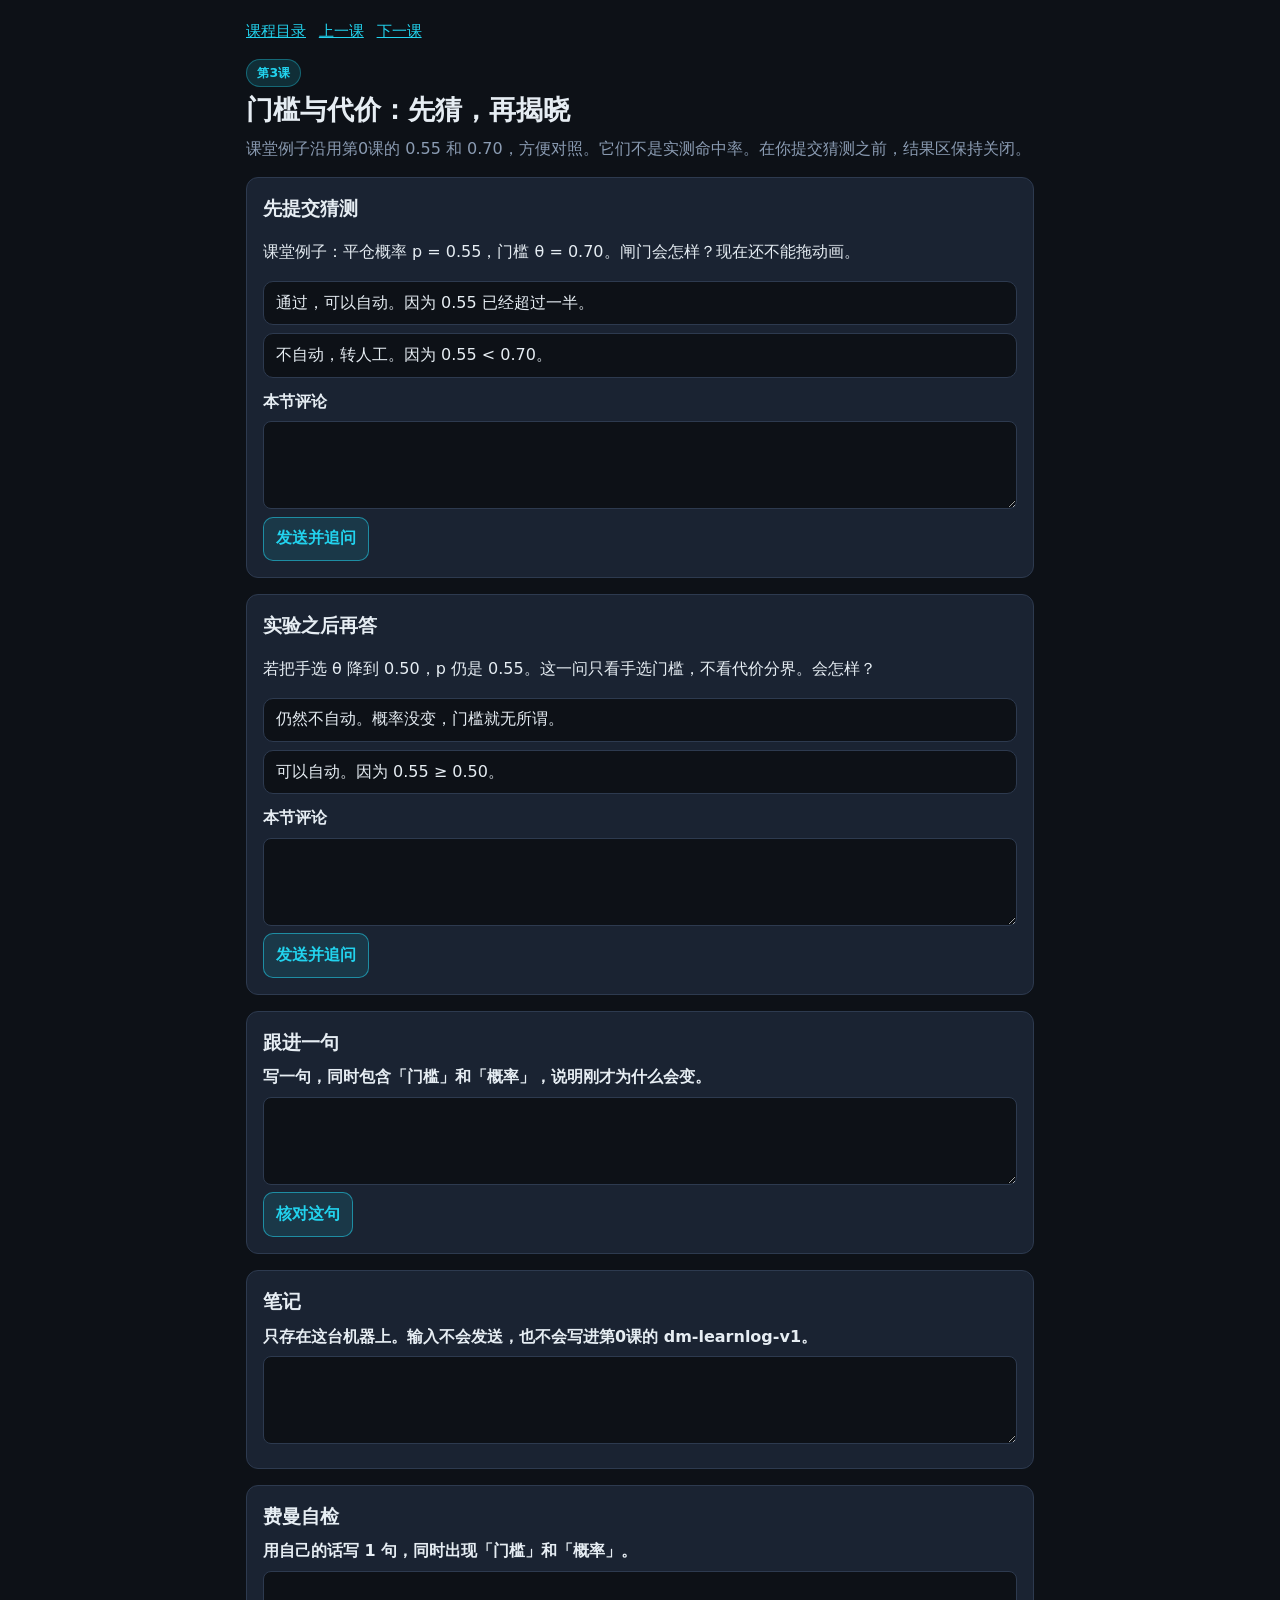
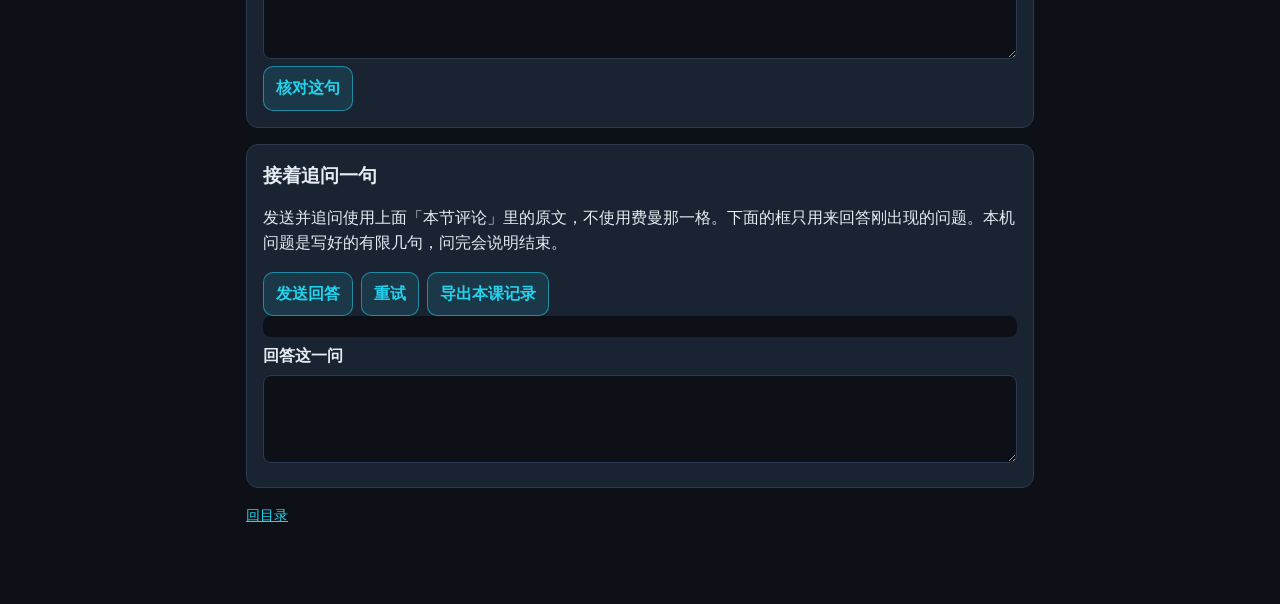
<file: 第3课-门槛与代价.html>
<!DOCTYPE html>
<html lang="zh-Hans">
<head>
<meta charset="UTF-8">
<meta name="viewport" content="width=device-width, initial-scale=1">
<title>第3课 · 门槛与代价</title>
<link rel="icon" href="favicon.svg" type="image/svg+xml">
<link rel="stylesheet" href="course-lesson.css">
</head>
<body>
<a class="skip" href="#main">跳到内容</a>
<div class="wrap">
<nav class="nav" aria-label="课程">
  <a href="课程目录.html">课程目录</a>
  <a href="第2课-原语与拒答.html">上一课</a>
  <a href="第4课-证据与泄漏.html">下一课</a>
</nav>
<header>
  <div class="badge">第3课</div>
  <h1 id="main">门槛与代价：先猜，再揭晓</h1>
  <p class="lead">课堂例子沿用第0课的 0.55 和 0.70，方便对照。它们不是实测命中率。在你提交猜测之前，结果区保持关闭。</p>
</header>

<section data-q-group="q1" data-unlock="#experiment">
  <h2 id="q1-title">先提交猜测</h2>
  <p>课堂例子：平仓概率 p = 0.55，门槛 θ = 0.70。闸门会怎样？现在还不能拖动画。</p>
  <div class="opts" role="group" aria-labelledby="q1-title">
    <button type="button" class="opt" data-choice="pass" data-correct="false">通过，可以自动。因为 0.55 已经超过一半。</button>
    <button type="button" class="opt" data-choice="block" data-correct="true">不自动，转人工。因为 0.55 &lt; 0.70。</button>
  </div>
  <p class="hint" data-hint hidden>提示：要比的是 p 和 θ，不是「像不像超过一半」。先不要去第0课看动画。</p>
  <p class="status" data-status role="status"></p>
  <button type="button" class="act" data-retry hidden>再试一次</button>
  <div class="explain" data-explain-body hidden>
    <p>0.55 &lt; 0.70，所以这条课堂规则不自动。口诀是 p &lt; θ → 不自动；p ≥ θ → 才可以自动。拒答在这里是门槛策略，不是 noul 的定义。</p>
  </div>
</section>

<section id="experiment" hidden>
  <h2>揭晓之后再实验</h2>
  <p>下面有两套互不自动跟随的规则。手选门槛是你拨的 θ，不是从代价算出来的。代价分界只在「误自动、漏自动」这两种错的假设下算出一个数。两套可以同时给出不同结论，那是规则不同，不是算错。</p>
  <h3>手选门槛</h3>
  <p>p 固定为 0.55（课堂例子）。这一条只比较 p 和你拨的 θ。</p>
  <label for="theta">手选 θ <output id="thetaOut">0.70</output></label>
  <input id="theta" data-persist="theta" type="range" min="0" max="100" value="70" step="1" aria-valuemin="0" aria-valuemax="100" aria-valuenow="70">
  <p id="gateOut" class="out" role="status"></p>
  <h3>代价分界</h3>
  <p>假设只比较两种错：不该自动时自动了（误自动），以及该自动时没有自动（漏自动）。分界不改写上面的手选 θ。同一套比值的推导在 <a href="第5课-期望与代价.html">第5课</a>。这里不说这个分界对所有市场都最优。</p>
  <label for="fpCost">误自动代价 <output id="fpOut">4</output></label>
  <input id="fpCost" data-persist="fpCost" type="range" min="1" max="9" value="4" step="1" aria-valuemin="1" aria-valuemax="9" aria-valuenow="4">
  <label for="fnCost">漏自动代价 <output id="fnOut">1</output></label>
  <input id="fnCost" data-persist="fnCost" type="range" min="1" max="9" value="1" step="1" aria-valuemin="1" aria-valuemax="9" aria-valuenow="1">
  <p id="costOut" class="out" role="status"></p>
  <p id="policyCompare" class="out" role="status"></p>
  <button type="button" class="act" id="syncTheta">把手选 θ 调到代价分界</button>
</section>

<section data-q-group="q2">
  <h2 id="q2-title">实验之后再答</h2>
  <p>若把手选 θ 降到 0.50，p 仍是 0.55。这一问只看手选门槛，不看代价分界。会怎样？</p>
  <div class="opts" role="group" aria-labelledby="q2-title">
    <button type="button" class="opt" data-choice="still" data-correct="false">仍然不自动。概率没变，门槛就无所谓。</button>
    <button type="button" class="opt" data-choice="auto" data-correct="true">可以自动。因为 0.55 ≥ 0.50。</button>
  </div>
  <p class="hint" data-hint hidden>提示：这一问只比 0.55 和手选 θ 0.50。代价分界是旁边的另一套假设。</p>
  <p class="status" data-status role="status"></p>
  <button type="button" class="act" data-retry hidden>再试一次</button>
  <div class="explain" data-explain-body hidden>
    <p>这一问只看手选门槛。θ 降到 0.50 以后，0.55 ≥ 0.50，按手选规则可以自动。代价分界是另一套假设，不会跟着这只滑块改写。默认误自动更贵时，分界高于 0.55，按那套会先不自动。两句可以同时成立，因为它们不是同一个决定。</p>
    <p>若误自动比漏自动更贵，代价分界会高于 0.5。这只比较这两种错，不是对所有交易都最优。具体算法见第5课，本课不给真实资金损失。</p>
  </div>
</section>

<section data-follow="f1" data-need="门槛,概率">
  <h2>跟进一句</h2>
  <label for="follow1">写一句，同时包含「门槛」和「概率」，说明刚才为什么会变。</label>
  <textarea id="follow1"></textarea>
  <div class="row">
    <button type="button" class="act" data-follow-check>核对这句</button>
    <button type="button" class="act" data-follow-retry hidden>再试一次</button>
  </div>
  <p class="status" data-follow-status role="status"></p>
</section>

<section>
  <h2>笔记</h2>
  <label for="lessonNote">只存在这台机器上。输入不会发送，也不会写进第0课的 dm-learnlog-v1。</label>
  <textarea id="lessonNote"></textarea>
  <p id="lessonNoteStatus" class="status" role="status"></p>
</section>

<section data-feynman="fy" data-need="门槛,概率">
  <h2>费曼自检</h2>
  <label for="fy1">用自己的话写 1 句，同时出现「门槛」和「概率」。</label>
  <textarea id="fy1"></textarea>
  <div class="row">
    <button type="button" class="act" data-follow-check>核对这句</button>
    <button type="button" class="act" data-follow-retry hidden>再试一次</button>
  </div>
  <p class="status" data-follow-status role="status"></p>
</section>
<section id="ask">
  <h2>接着追问一句</h2>
  <p>每次只问一个问题。这一问由本课页面提出。题目判分不依赖网络。</p>
  <div class="row">
    <button type="button" class="act" id="askSend">发送并追问</button>
    <button type="button" class="act" id="askRetry">重试</button>
    <button type="button" class="act" id="exportLesson">导出本课记录</button>
  </div>
  <p id="askOut" class="status" role="status"></p>
  <label for="askReply">你的回答</label>
  <textarea id="askReply"></textarea>
  <p id="exportStatus" class="status" role="status"></p>
</section>
<footer><p><a href="课程目录.html">回目录</a></p></footer>
</div>
<script>
window.COURSE_LESSON = {
  id: "lesson-3",
  storageKey: "dm_lesson3_state",
  offlinePrompts: [
    "p 不变时，只把门槛调低，自动还是不自动会跟着变吗？",
    "误自动比漏自动更贵时，门槛通常高于还是低于 0.5？"
  ]
};
</script>
<script src="course-lesson.js"></script>
<script>
(function () {
  "use strict";
  var input = document.getElementById("theta");
  var out = document.getElementById("thetaOut");
  var box = document.getElementById("gateOut");
  var p = 0.55;
  function paint() {
    var th = Number(input.value) / 100;
    out.textContent = th.toFixed(2);
    input.setAttribute("aria-valuenow", String(input.value));
    var pass = p >= th;
    var gateText = "手选门槛：θ 是你拨的策略，不是代价算出来的。课堂 p=" + p.toFixed(2) + (pass ? " ≥ " : " < ") + "θ " + th.toFixed(2) + (pass ? "。按手选门槛，可以自动。" : "。按手选门槛，不自动，转人工。");
    box.textContent = gateText;
    if (window.__dmLessonState) window.__dmLessonState.setLab("gateText", gateText);
    return { th: th, pass: pass };
  }
  input.addEventListener("input", function () { paintAll(); });
  var fp = document.getElementById("fpCost");
  var fn = document.getElementById("fnCost");
  var fpOut = document.getElementById("fpOut");
  var fnOut = document.getElementById("fnOut");
  var costOut = document.getElementById("costOut");
  function paintCost() {
    var cFp = Number(fp.value);
    var cFn = Number(fn.value);
    fpOut.textContent = String(cFp);
    fnOut.textContent = String(cFn);
    fp.setAttribute("aria-valuenow", String(cFp));
    fn.setAttribute("aria-valuenow", String(cFn));
    var star = cFp / (cFp + cFn);
    var costPass = 0.55 >= star;
    var costText = "代价分界：只比较误自动代价 " + cFp + " 和漏自动代价 " + cFn + "。分界 = " + star.toFixed(2) + "。这不是手选 θ。打平才与中性备选相同，严格更好要高于分界。平局沿用 p ≥ 分界。课堂 p=0.55 " + (costPass ? "不低于这个分界。按代价分界，可以自动。" : "低于这个分界。按代价分界，先不自动。") + " 不是对所有情形都最优。";
    costOut.textContent = costText;
    if (window.__dmLessonState) window.__dmLessonState.setLab("costText", costText);
    return { star: star, costPass: costPass };
  }
  var compare = document.getElementById("policyCompare");
  function paintAll() {
    var gate = paint();
    var cost = paintCost();
    var same = gate.pass === cost.costPass;
    var text = same
      ? "两套规则现在一致：都" + (gate.pass ? "允许自动。" : "先不自动。") + " 手选 θ 恰好落在代价分界的同一侧。"
      : "两套规则现在不一致。手选门槛" + (gate.pass ? "允许自动" : "先不自动") + "，代价分界" + (cost.costPass ? "允许自动" : "先不自动") + "。这不是算错。手选 θ 没有跟着代价走。";
    if (compare) compare.textContent = text;
    if (window.__dmLessonState) window.__dmLessonState.setLab("policyCompare", text);
  }
  fp.addEventListener("input", paintAll);
  fn.addEventListener("input", paintAll);
  var sync = document.getElementById("syncTheta");
  if (sync) sync.addEventListener("click", function () {
    var star = Number(fp.value) / (Number(fp.value) + Number(fn.value));
    input.value = String(Math.round(star * 100));
    input.dispatchEvent(new Event("input", { bubbles: true }));
  });
  paintAll();
})();
</script>
</body>
</html>
</file>
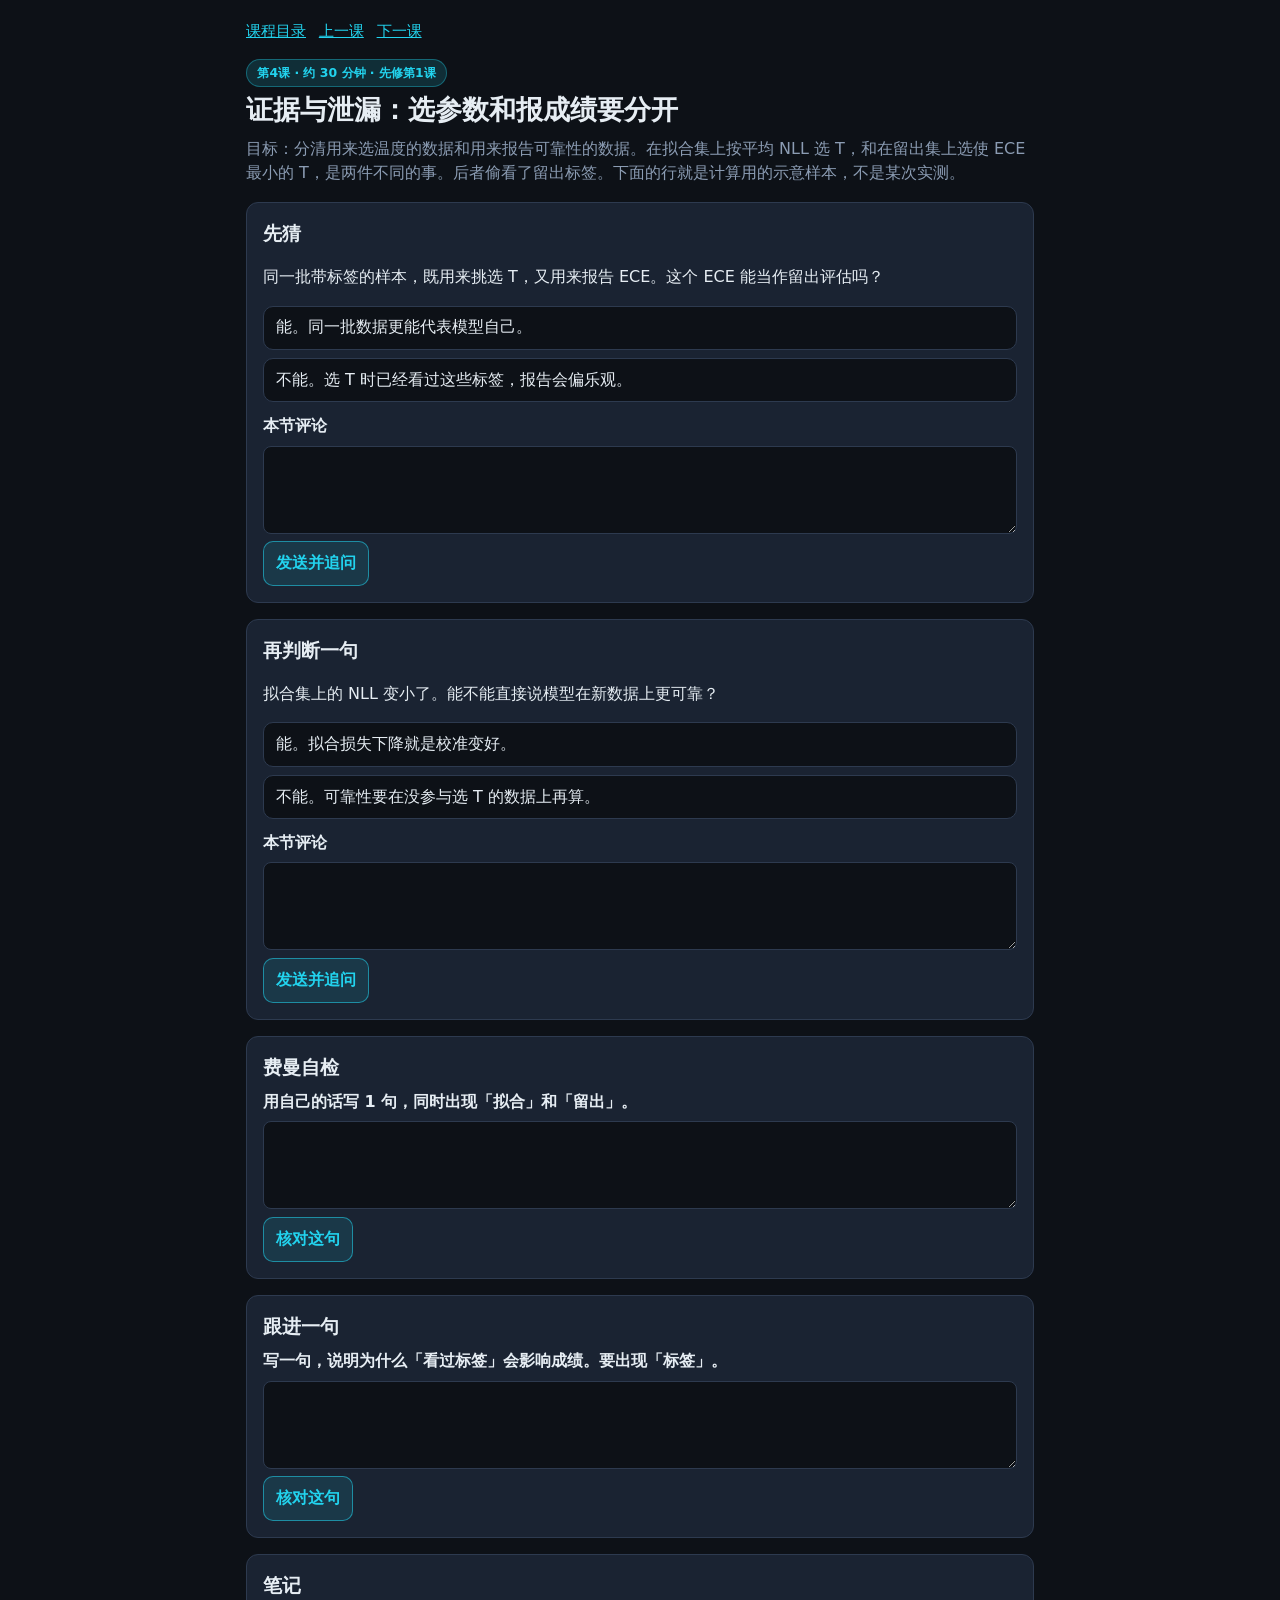
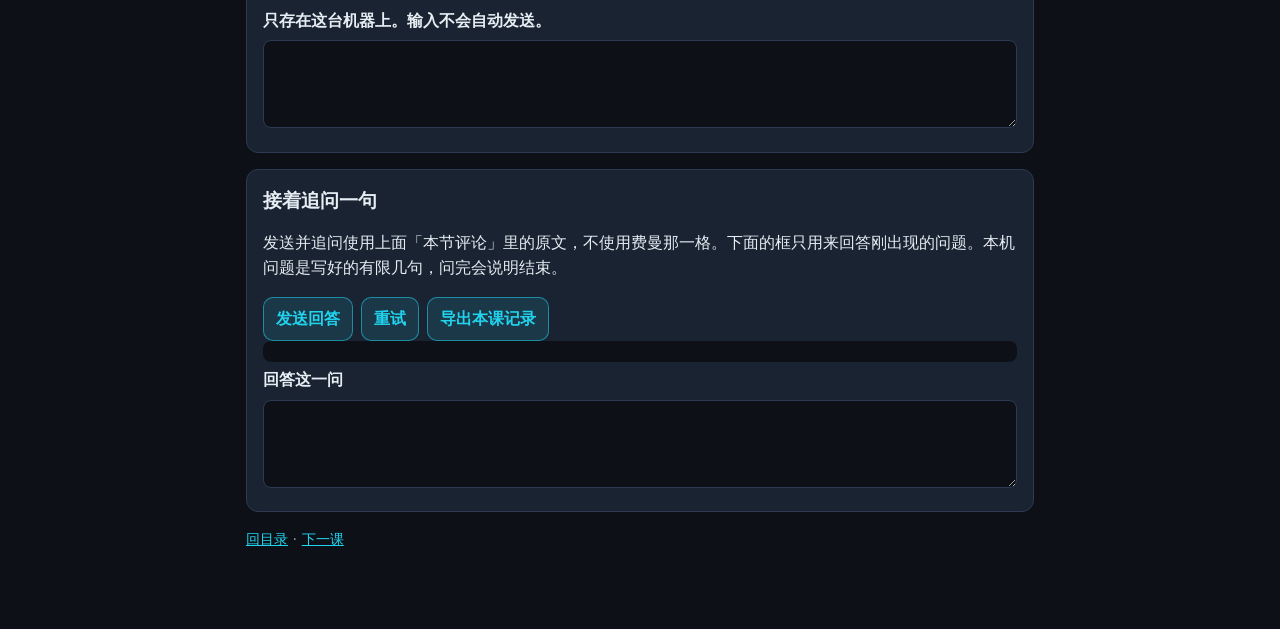
<file: 第4课-证据与泄漏.html>
<!DOCTYPE html>
<html lang="zh-Hans">
<head>
<meta charset="UTF-8">
<meta name="viewport" content="width=device-width, initial-scale=1">
<title>第4课 · 证据与泄漏</title>
<link rel="icon" href="favicon.svg" type="image/svg+xml">
<link rel="stylesheet" href="course-lesson.css">
</head>
<body>
<a class="skip" href="#main">跳到内容</a>
<div class="wrap">
<nav class="nav" aria-label="课程">
  <a href="课程目录.html">课程目录</a>
  <a href="第3课-门槛与代价.html">上一课</a>
  <a href="第5课-期望与代价.html">下一课</a>
</nav>
<header>
  <div class="badge">第4课 · 约 30 分钟 · 先修第1课</div>
  <h1 id="main">证据与泄漏：选参数和报成绩要分开</h1>
  <p class="lead">目标：分清用来选温度的数据和用来报告可靠性的数据。在拟合集上按平均 NLL 选 T，和在留出集上选使 ECE 最小的 T，是两件不同的事。后者偷看了留出标签。下面的行就是计算用的示意样本，不是某次实测。</p>
</header>

<section data-q-group="q1" data-unlock="#leakLab">
  <h2 id="q1-title">先猜</h2>
  <p>同一批带标签的样本，既用来挑选 T，又用来报告 ECE。这个 ECE 能当作留出评估吗？</p>
  <div class="opts" role="group" aria-labelledby="q1-title">
    <button type="button" class="opt" data-choice="ok" data-correct="false">能。同一批数据更能代表模型自己。</button>
    <button type="button" class="opt" data-choice="no" data-correct="true">不能。选 T 时已经看过这些标签，报告会偏乐观。</button>
  </div>
  <p class="hint" data-hint hidden>提示：选 T 用了标签，这些标签就不能再当「没见过的考试」。先别看两组 ECE 的数字。</p>
  <p class="status" data-status role="status"></p>
  <button type="button" class="act" data-retry hidden>再试一次</button>
  <div class="explain" data-explain-body hidden>
    <p>这叫泄漏：报告成绩的数据参与了选择。温度缩放要在拟合集上选 T，在另一份留出集上报告 ECE 或 NLL。拟合集自己的损失不能代替留出成绩。</p>
  </div>
</section>

<section id="leakLab" hidden>
  <h2>实验：诚实选择，和偷看留出标签</h2>
  <p><span class="tag">示意样本</span> 拟合集 8 行，留出集 5 行。和第1课是同一份数字，这里直接列出来，不必回上一课才能复算。</p>
  <table>
    <caption>拟合集 n=8。只用来按平均 NLL 选 T。</caption>
    <thead><tr><th>logit</th><th>y</th></tr></thead>
    <tbody id="fitRows"></tbody>
  </table>
  <table>
    <caption>留出集 n=5。不参与诚实选择。偷看做法会用这 5 个标签挑 T。</caption>
    <thead><tr><th>logit</th><th>y</th></tr></thead>
    <tbody id="evalRows"></tbody>
  </table>
  <p>p = 1 / (1 + exp(−logit / T))。平均 NLL = −(1/n) Σ [y log p + (1−y) log(1−p)]，p 夹在 1e-6 和 1−1e-6 之间。两个等宽桶：p &lt; 0.5，以及 p ≥ 0.5。ECE = Σ (n_b / n) |桶内命中率 − 桶内平均 p|。空桶不加。T 从 0.25 到 4.00，步长 0.05；并列时留下更小的 T。</p>
  <div class="row">
    <button type="button" class="act" id="runLeak">比较两种报告</button>
  </div>
  <p id="leakOut" class="out" role="status">先提交上面的猜测。揭晓后按按钮，页面会算出两个 ECE。</p>
  <details>
    <summary>每一行的 p 和两个桶</summary>
    <p id="leakDetail" class="out">按按钮之后，这里列出每一行的 p，以及每个桶的行数、命中率和平均 p。</p>
  </details>
</section>

<section data-q-group="q2">
  <h2 id="q2-title">再判断一句</h2>
  <p>拟合集上的 NLL 变小了。能不能直接说模型在新数据上更可靠？</p>
  <div class="opts" role="group" aria-labelledby="q2-title">
    <button type="button" class="opt" data-choice="yes" data-correct="false">能。拟合损失下降就是校准变好。</button>
    <button type="button" class="opt" data-choice="no" data-correct="true">不能。可靠性要在没参与选 T 的数据上再算。</button>
  </div>
  <p class="hint" data-hint hidden>提示：选 T 的目标和考试用的数据不是同一件事。损失下降只说明拟合集更合这个 T。</p>
  <p class="status" data-status role="status"></p>
  <button type="button" class="act" data-retry hidden>再试一次</button>
  <div class="explain" data-explain-body hidden>
    <p>NLL 是拟合目标。ECE、Brier 若要拿去决定信不信任，应来自没参与选 T 的数据。拟合 NLL 更低的 T，不一定让留出 ECE 更低。在留出集上直接挑选 ECE 最小的 T，再报这个 ECE，就是泄漏。</p>
  </div>
</section>

<section data-feynman="fy" data-need="拟合,留出">
  <h2>费曼自检</h2>
  <label for="fy1">用自己的话写 1 句，同时出现「拟合」和「留出」。</label>
  <textarea id="fy1"></textarea>
  <div class="row">
    <button type="button" class="act" data-follow-check>核对这句</button>
    <button type="button" class="act" data-follow-retry hidden>再试一次</button>
  </div>
  <p class="status" data-follow-status role="status"></p>
</section>

<section data-follow="f1" data-need="标签">
  <h2>跟进一句</h2>
  <label for="follow1">写一句，说明为什么「看过标签」会影响成绩。要出现「标签」。</label>
  <textarea id="follow1"></textarea>
  <div class="row">
    <button type="button" class="act" data-follow-check>核对这句</button>
    <button type="button" class="act" data-follow-retry hidden>再试一次</button>
  </div>
  <p class="status" data-follow-status role="status"></p>
</section>

<section>
  <h2>笔记</h2>
  <label for="lessonNote">只存在这台机器上。输入不会自动发送。</label>
  <textarea id="lessonNote"></textarea>
  <p id="lessonNoteStatus" class="status" role="status"></p>
</section>

<section id="ask">
  <h2>接着追问一句</h2>
  <p>每次只问一个问题。这一问由本课页面提出。判分不依赖网络。</p>
  <div class="row">
    <button type="button" class="act" id="askSend">发送并追问</button>
    <button type="button" class="act" id="askRetry">重试</button>
    <button type="button" class="act" id="exportLesson">导出本课记录</button>
  </div>
  <p id="askOut" class="status" role="status"></p>
  <label for="askReply">你的回答</label>
  <textarea id="askReply"></textarea>
  <p id="exportStatus" class="status" role="status"></p>
</section>
<footer><p><a href="课程目录.html">回目录</a> · <a href="第5课-期望与代价.html">下一课</a></p></footer>
</div>
<script>
window.COURSE_LESSON = {
  id: "lesson-4",
  storageKey: "dm_lesson4_state",
  offlinePrompts: ["如果只能改一个做法，你会把选 T 和报 ECE 分到哪两份数据上？"]
};
</script>
<script src="course-lesson.js"></script>
<script>
(function () {
  "use strict";
  var FIT = [[2.2,1],[1.4,1],[0.6,0],[0.3,1],[-0.4,0],[-1.2,0],[-1.8,0],[0.9,1]];
  var EVALS = [[1.8,1],[0.2,0],[-0.8,1],[-1.5,0],[1.1,1]];
  function sigmoid(z) { return 1 / (1 + Math.exp(-z)); }
  function nll(set, T) {
    var s = 0;
    set.forEach(function (row) {
      var p = Math.min(1 - 1e-6, Math.max(1e-6, sigmoid(row[0] / T)));
      s += -(row[1] * Math.log(p) + (1 - row[1]) * Math.log(1 - p));
    });
    return s / set.length;
  }
  function ece(set, T) {
    var bins = [[], []];
    set.forEach(function (row) {
      var p = sigmoid(row[0] / T);
      bins[p < 0.5 ? 0 : 1].push([p, row[1]]);
    });
    var e = 0;
    bins.forEach(function (b) {
      if (!b.length) return;
      var conf = b.reduce(function (a, x) { return a + x[0]; }, 0) / b.length;
      var acc = b.reduce(function (a, x) { return a + x[1]; }, 0) / b.length;
      e += (b.length / set.length) * Math.abs(acc - conf);
    });
    return e;
  }
  function bestT(set, score) {
    var best = null;
    var t;
    for (t = 25; t <= 400; t += 5) {
      var T = t / 100;
      var v = score(set, T);
      if (!best || v < best.v) best = { T: T, v: v };
    }
    return best;
  }
  function fill(id, rows) {
    var body = document.getElementById(id);
    rows.forEach(function (row) {
      var tr = document.createElement("tr");
      var a = document.createElement("td");
      var b = document.createElement("td");
      a.textContent = row[0].toFixed(1);
      b.textContent = String(row[1]);
      tr.appendChild(a);
      tr.appendChild(b);
      body.appendChild(tr);
    });
  }
  fill("fitRows", FIT);
  fill("evalRows", EVALS);
  function binsOf(set, T) {
    var bins = [[], []];
    var rows = set.map(function (row) {
      var p = sigmoid(row[0] / T);
      bins[p < 0.5 ? 0 : 1].push(p);
      return { z: row[0], y: row[1], p: p };
    });
    return { bins: bins, rows: rows };
  }
  function binLine(name, set, T) {
    var packed = binsOf(set, T);
    return packed.bins.map(function (probs, i) {
      if (!probs.length) return name + "，p" + (i ? "≥" : "<") + "0.5：n=0";
      var conf = probs.reduce(function (a, x) { return a + x; }, 0) / probs.length;
      var accRows = set.filter(function (row) { var p = sigmoid(row[0] / T); return (p < 0.5 ? 0 : 1) === i; });
      var acc = accRows.reduce(function (a, row) { return a + row[1]; }, 0) / accRows.length;
      return name + "，p" + (i ? "≥" : "<") + "0.5：n=" + probs.length + "，命中率 " + acc.toFixed(3) + "，平均 p " + conf.toFixed(3);
    }).concat(packed.rows.map(function (row) {
      return name + "行：logit " + row.z.toFixed(1) + "，y " + row.y + "，p=" + row.p.toFixed(3);
    }));
  }
  function publish(summary, detail) {
    document.getElementById("leakOut").textContent = summary;
    document.getElementById("leakDetail").textContent = detail;
    if (window.__dmLessonState) {
      window.__dmLessonState.setLab("leakText", summary);
      window.__dmLessonState.setLab("leakDetail", detail);
    }
  }
  document.getElementById("runLeak").addEventListener("click", function () {
    var honest = bestT(FIT, nll);
    var cheat = bestT(EVALS, ece);
    var honestE = ece(EVALS, honest.T);
    var cheatE = ece(EVALS, cheat.T);
    var e1 = ece(EVALS, 1);
    var line = cheatE <= honestE + 1e-12
      ? "偷看是在留出集上选择 ECE 最小的 T，再把同一份 ECE 当成成绩。这个更低或持平的数字用过留出标签，不能称为留出评估。"
      : "这次网格上，偷看没有得到更低的 ECE。即便如此，用同一份标签既选 T 又报 ECE，仍然不是留出评估。";
    publish([
      "示意，不是实测。",
      "诚实：只在拟合集上最小化平均 NLL。T = " + honest.T.toFixed(2) + "，拟合 NLL = " + nll(FIT, honest.T).toFixed(3) + "，留出 ECE = " + honestE.toFixed(3) + "。",
      "偷看：在留出集上最小化 ECE。T = " + cheat.T.toFixed(2) + "，同一份留出 ECE = " + cheatE.toFixed(3) + "。这不是留出成绩。",
      "对照：T=1 时留出 ECE = " + e1.toFixed(3) + "。拟合 NLL 更低，不保证留出 ECE 更低。",
      line
    ].join("\n"), binLine("留出", EVALS, honest.T).concat(binLine("拟合", FIT, honest.T)).join("\n"));
  });
  if (window.__dmLessonState) {
    var saved = window.__dmLessonState.getLab("leakText", "");
    var savedDetail = window.__dmLessonState.getLab("leakDetail", "");
    if (saved) document.getElementById("leakOut").textContent = saved;
    if (savedDetail) document.getElementById("leakDetail").textContent = savedDetail;
  }
})();
</script>
</body>
</html>
</file>
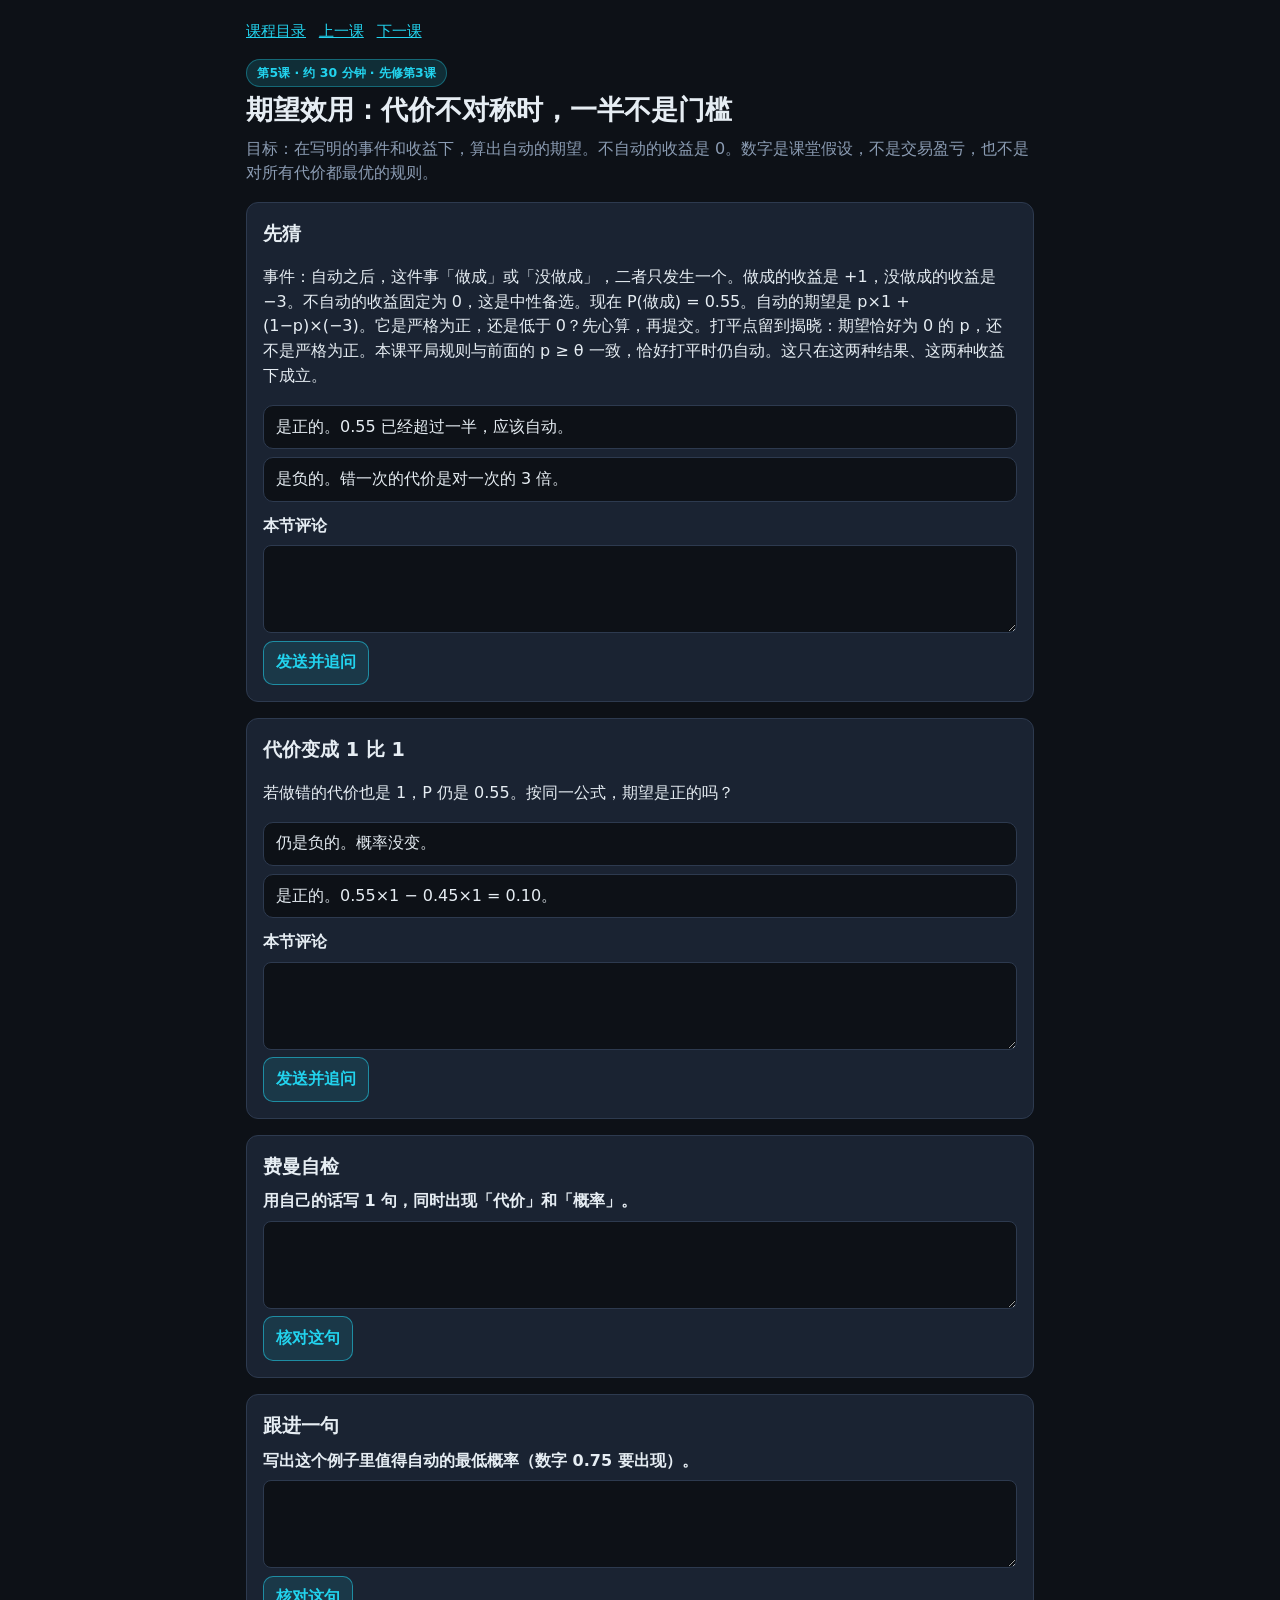
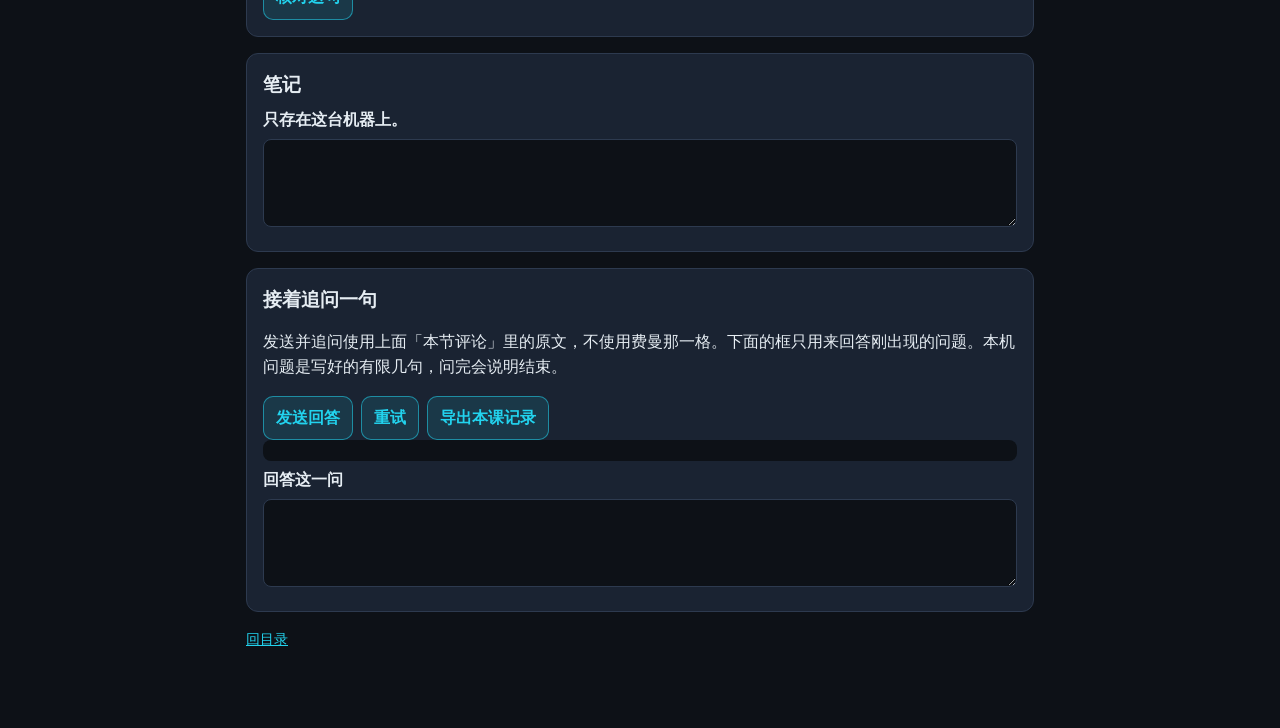
<file: 第5课-期望与代价.html>
<!DOCTYPE html>
<html lang="zh-Hans">
<head>
<meta charset="UTF-8">
<meta name="viewport" content="width=device-width, initial-scale=1">
<title>第5课 · 期望与代价</title>
<link rel="icon" href="favicon.svg" type="image/svg+xml">
<link rel="stylesheet" href="course-lesson.css">
</head>
<body>
<a class="skip" href="#main">跳到内容</a>
<div class="wrap">
<nav class="nav" aria-label="课程">
  <a href="课程目录.html">课程目录</a>
  <a href="第4课-证据与泄漏.html">上一课</a>
  <a href="第6课-分布变化.html">下一课</a>
</nav>
<header>
  <div class="badge">第5课 · 约 30 分钟 · 先修第3课</div>
  <h1 id="main">期望效用：代价不对称时，一半不是门槛</h1>
  <p class="lead">目标：在写明的事件和收益下，算出自动的期望。不自动的收益是 0。数字是课堂假设，不是交易盈亏，也不是对所有代价都最优的规则。</p>
</header>

<section data-q-group="q1" data-unlock="#euLab">
  <h2 id="q1-title">先猜</h2>
  <p>事件：自动之后，这件事「做成」或「没做成」，二者只发生一个。做成的收益是 +1，没做成的收益是 −3。不自动的收益固定为 0，这是中性备选。现在 P(做成) = 0.55。自动的期望是 p×1 + (1−p)×(−3)。它是严格为正，还是低于 0？先心算，再提交。打平点留到揭晓：期望恰好为 0 的 p，还不是严格为正。本课平局规则与前面的 p ≥ θ 一致，恰好打平时仍自动。这只在这两种结果、这两种收益下成立。</p>
  <div class="opts" role="group" aria-labelledby="q1-title">
    <button type="button" class="opt" data-choice="pos" data-correct="false">是正的。0.55 已经超过一半，应该自动。</button>
    <button type="button" class="opt" data-choice="neg" data-correct="true">是负的。错一次的代价是对一次的 3 倍。</button>
  </div>
  <p class="hint" data-hint hidden>提示：不要只看 0.55 和 0.5。把 (1−0.55) 乘上 3，再和 0.55×1 比。</p>
  <p class="status" data-status role="status"></p>
  <button type="button" class="act" data-retry hidden>再试一次</button>
  <div class="explain" data-explain-body hidden>
    <p>不自动的收益是 0。0.55×1 + 0.45×(−3) = 0.55 − 1.35 = −0.80，低于中性备选。打平点 p* = 3/(1+3) = 0.75，这时期望等于 0，与不自动无差异，还不是严格为正。严格为正要 p &gt; 0.75。本课平局规则：p ≥ p* 才自动，和前面课的 p ≥ θ 一样。恰好 0.75 时按这条规则自动，不是因为期望已经为正。这不是对所有代价都最优。</p>
  </div>
</section>

<section id="euLab" hidden>
  <h2>实验：改代价，看门槛跟着变</h2>
  <p>收益 B 固定为 +1，做错是 −C。不自动的收益保持为 0。拖动 C。打平点 p* = C / (1+C)，这是期望等于 0 的点。P 固定为 0.55。平局规则：p ≥ p* 自动；p &gt; p* 时期望才严格为正。</p>
  <label for="cost">做错的代价 C <output id="costOut">3</output></label>
  <input id="cost" data-persist="cost" type="range" min="1" max="9" value="3" step="1" aria-valuemin="1" aria-valuemax="9" aria-valuenow="3">
  <p id="euOut" class="out" role="status"></p>
</section>

<section data-q-group="q2">
  <h2 id="q2-title">代价变成 1 比 1</h2>
  <p>若做错的代价也是 1，P 仍是 0.55。按同一公式，期望是正的吗？</p>
  <div class="opts" role="group" aria-labelledby="q2-title">
    <button type="button" class="opt" data-choice="neg" data-correct="false">仍是负的。概率没变。</button>
    <button type="button" class="opt" data-choice="pos" data-correct="true">是正的。0.55×1 − 0.45×1 = 0.10。</button>
  </div>
  <p class="hint" data-hint hidden>提示：代价都是 1 时，打平点是 0.50。0.55 比它高，期望严格为正。平局规则仍是 p ≥ p*。</p>
  <p class="status" data-status role="status"></p>
  <button type="button" class="act" data-retry hidden>再试一次</button>
  <div class="explain" data-explain-body hidden>
    <p>代价变了，打平点就变了。「超过一半」只在收益和损失一样大时才是打平点。0.55×1 − 0.45×1 = 0.10，严格为正。这仍是这两种结果下的假设，不是对所有代价都最优，也不是市场报价。</p>
  </div>
</section>

<section data-feynman="fy" data-need="代价,概率">
  <h2>费曼自检</h2>
  <label for="fy1">用自己的话写 1 句，同时出现「代价」和「概率」。</label>
  <textarea id="fy1"></textarea>
  <div class="row">
    <button type="button" class="act" data-follow-check>核对这句</button>
    <button type="button" class="act" data-follow-retry hidden>再试一次</button>
  </div>
  <p class="status" data-follow-status role="status"></p>
</section>
<section data-follow="f1" data-need="0.75">
  <h2>跟进一句</h2>
  <label for="follow1">写出这个例子里值得自动的最低概率（数字 0.75 要出现）。</label>
  <textarea id="follow1"></textarea>
  <div class="row">
    <button type="button" class="act" data-follow-check>核对这句</button>
    <button type="button" class="act" data-follow-retry hidden>再试一次</button>
  </div>
  <p class="status" data-follow-status role="status"></p>
</section>
<section>
  <h2>笔记</h2>
  <label for="lessonNote">只存在这台机器上。</label>
  <textarea id="lessonNote"></textarea>
  <p id="lessonNoteStatus" class="status" role="status"></p>
</section>
<section id="ask">
  <h2>接着追问一句</h2>
  <p>每次只问一个问题。这一问由本课页面提出。</p>
  <div class="row">
    <button type="button" class="act" id="askSend">发送并追问</button>
    <button type="button" class="act" id="askRetry">重试</button>
    <button type="button" class="act" id="exportLesson">导出本课记录</button>
  </div>
  <p id="askOut" class="status" role="status"></p>
  <label for="askReply">你的回答</label>
  <textarea id="askReply"></textarea>
  <p id="exportStatus" class="status" role="status"></p>
</section>
<footer><p><a href="课程目录.html">回目录</a></p></footer>
</div>
<script>
window.COURSE_LESSON = {
  id: "lesson-5",
  storageKey: "dm_lesson5_state",
  offlinePrompts: ["代价从 3 改成 1 时，门槛为什么不再是 0.75？"]
};
</script>
<script src="course-lesson.js"></script>
<script>
(function () {
  "use strict";
  var input = document.getElementById("cost");
  var out = document.getElementById("costOut");
  var box = document.getElementById("euOut");
  var p = 0.55;
  var benefit = 1;
  function paint() {
    var c = Number(input.value);
    out.textContent = String(c);
    input.setAttribute("aria-valuenow", String(c));
    var eu = p * benefit - (1 - p) * c;
    var star = c / (benefit + c);
    var tie = Math.abs(eu) < 1e-9;
    var verdict = tie
      ? "期望为 0，与不自动打平。平局规则：p ≥ p*，仍自动。这不是严格为正。"
      : eu > 0
        ? "期望严格为正（p > p*）。按 p ≥ p* 自动。"
        : "期望为负，低于中性备选 0，先不自动。";
    var text = [
      "不自动的收益是 0。只比较做成 +1 和没做成 −" + c + "，不是普遍最优。",
      "期望 = " + p.toFixed(2) + "×1 + " + (1 - p).toFixed(2) + "×(−" + c + ") = " + eu.toFixed(2),
      "打平点 p* = " + c + "/(1+" + c + ") = " + star.toFixed(2) + "。严格为正要 p > p*。",
      verdict
    ].join("\n");
    box.textContent = text;
    if (window.__dmLessonState) window.__dmLessonState.setLab("euText", text);
  }
  input.addEventListener("input", paint);
  paint();
})();
</script>
</body>
</html>
</file>
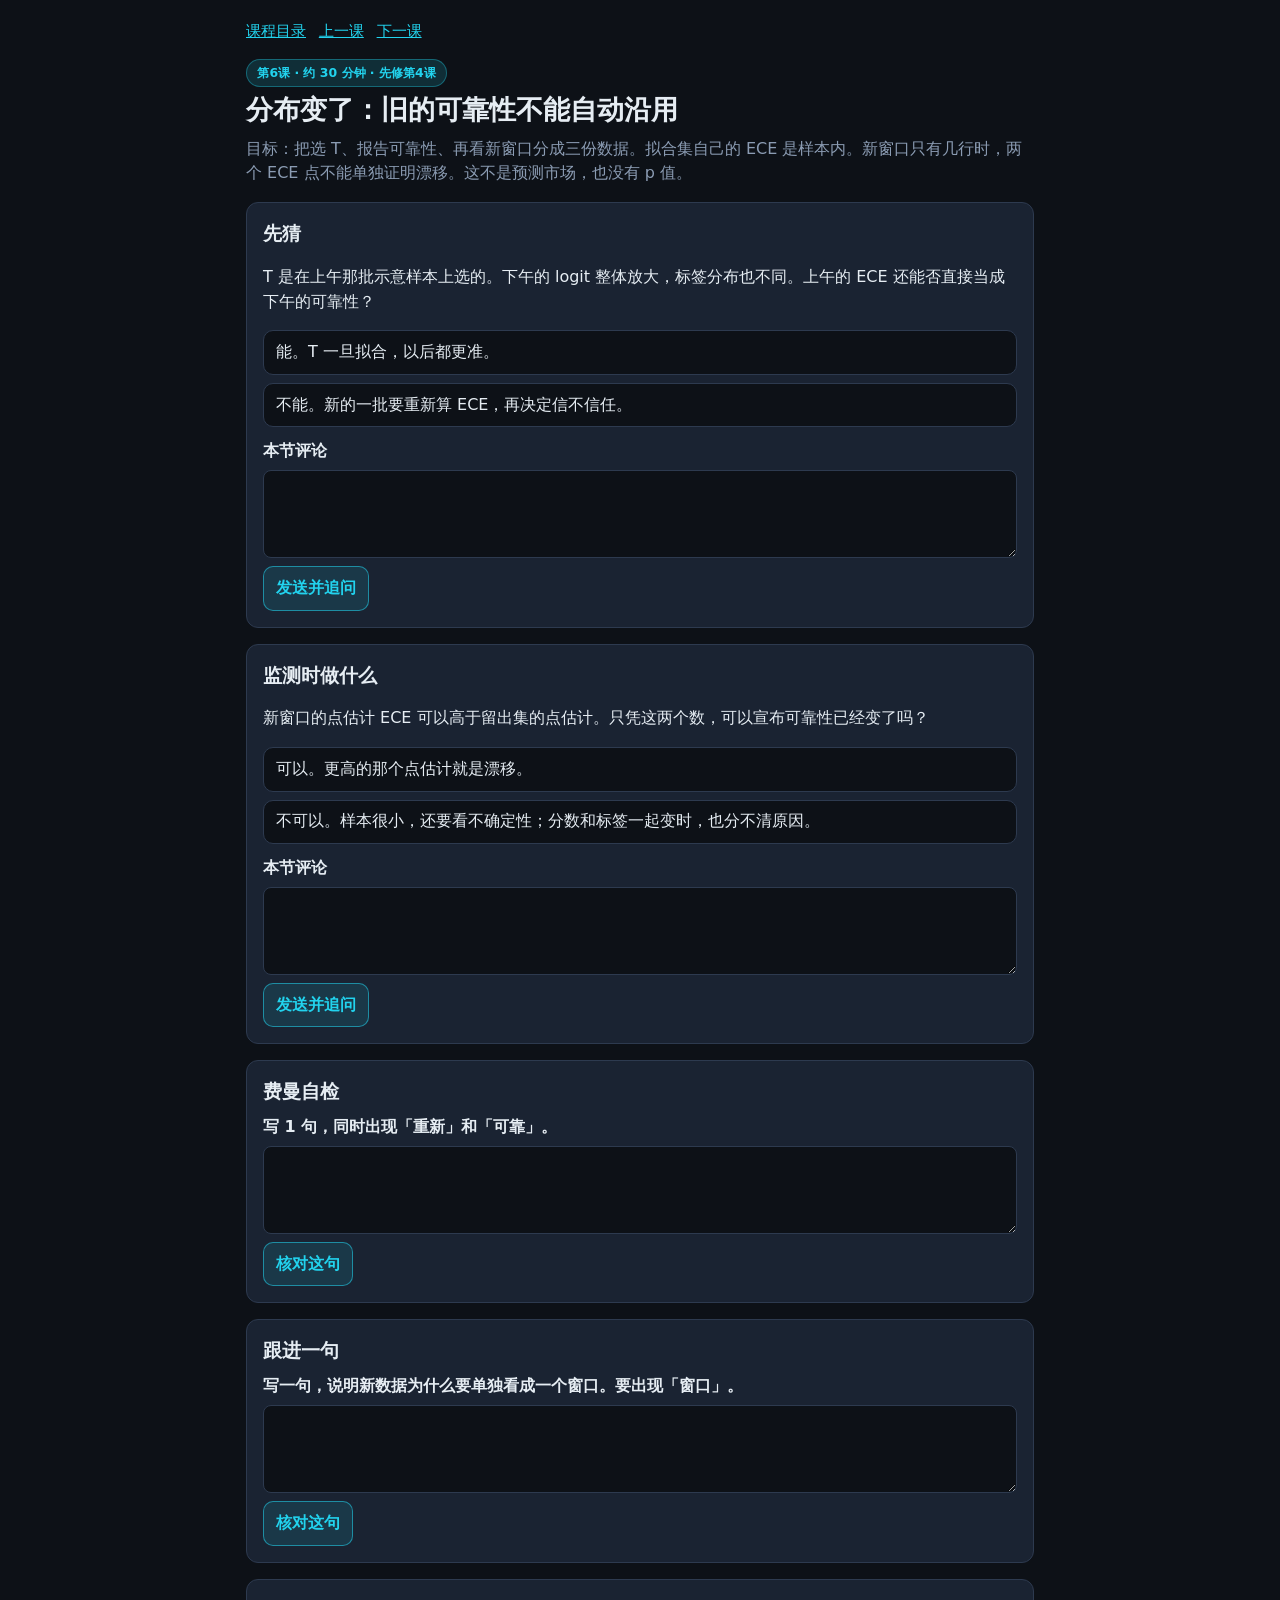
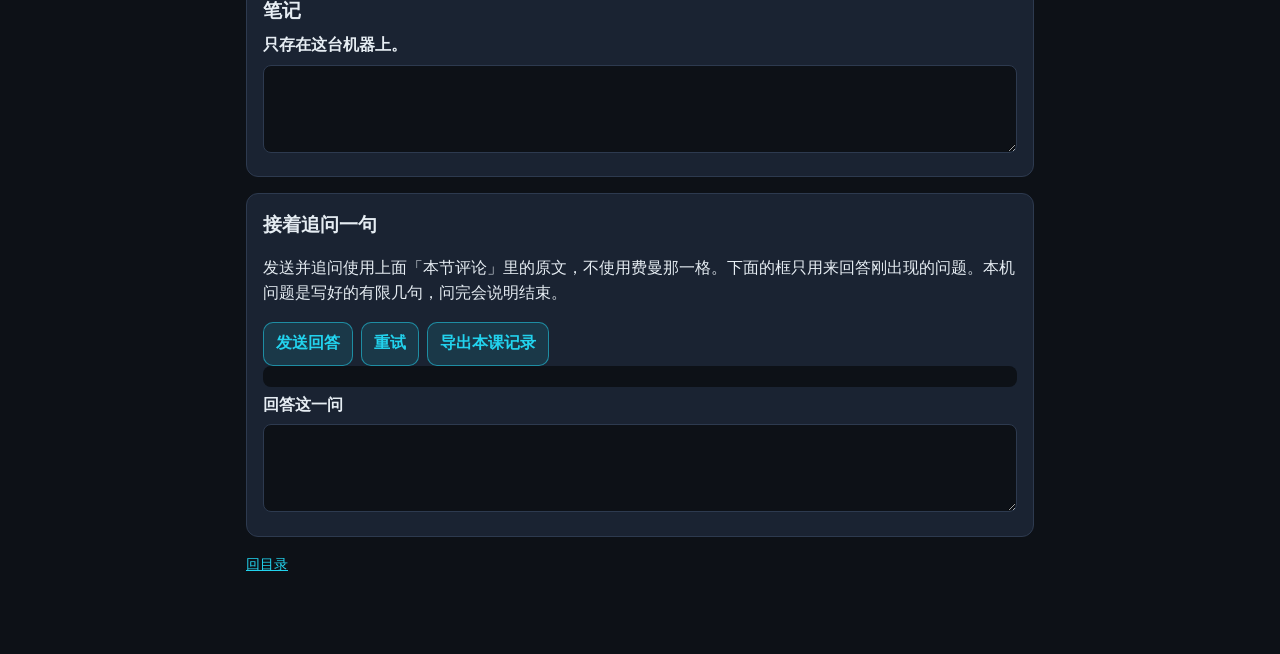
<file: 第6课-分布变化.html>
<!DOCTYPE html>
<html lang="zh-Hans">
<head>
<meta charset="UTF-8">
<meta name="viewport" content="width=device-width, initial-scale=1">
<title>第6课 · 分布变化</title>
<link rel="icon" href="favicon.svg" type="image/svg+xml">
<link rel="stylesheet" href="course-lesson.css">
</head>
<body>
<a class="skip" href="#main">跳到内容</a>
<div class="wrap">
<nav class="nav" aria-label="课程">
  <a href="课程目录.html">课程目录</a>
  <a href="第5课-期望与代价.html">上一课</a>
  <a href="第7课-离线决策.html">下一课</a>
</nav>
<header>
  <div class="badge">第6课 · 约 30 分钟 · 先修第4课</div>
  <h1 id="main">分布变了：旧的可靠性不能自动沿用</h1>
  <p class="lead">目标：把选 T、报告可靠性、再看新窗口分成三份数据。拟合集自己的 ECE 是样本内。新窗口只有几行时，两个 ECE 点不能单独证明漂移。这不是预测市场，也没有 p 值。</p>
</header>

<section data-q-group="q1" data-unlock="#shiftLab">
  <h2 id="q1-title">先猜</h2>
  <p>T 是在上午那批示意样本上选的。下午的 logit 整体放大，标签分布也不同。上午的 ECE 还能否直接当成下午的可靠性？</p>
  <div class="opts" role="group" aria-labelledby="q1-title">
    <button type="button" class="opt" data-choice="yes" data-correct="false">能。T 一旦拟合，以后都更准。</button>
    <button type="button" class="opt" data-choice="no" data-correct="true">不能。新的一批要重新算 ECE，再决定信不信任。</button>
  </div>
  <p class="hint" data-hint hidden>提示：T 记住的是旧分数有多尖。分数的分布变了，旧 ECE 只描述旧的那一批。</p>
  <p class="status" data-status role="status"></p>
  <button type="button" class="act" data-retry hidden>再试一次</button>
  <div class="explain" data-explain-body hidden>
    <p>可靠性是「这批预测」对「这批结果」的差距，不是 T 的永久属性。新窗口要单独重算，对照的是没参与选 T 的留出 ECE，不是拟合集上的样本内 ECE。重算之后仍要看样本有多少。两个点估计本身不能证明漂移。</p>
  </div>
</section>

<section id="shiftLab" hidden>
  <h2>实验：拟合、留出、新窗口分开</h2>
  <p><span class="tag">示意</span> T 只在拟合集上按平均 NLL 选择。留出集不参与选 T。新窗口有两份：一份只把留出集的 logit 乘 1.6，标签不变；另一份分数和标签一起换了。公式与第4课相同：两个等宽桶，ECE = Σ (n_b / n) |命中率 − 平均 p|。空桶不加。</p>
  <table>
    <caption>拟合集 n=8。只选 T。它的 ECE 若出现，会标明样本内，不能当对照。</caption>
    <thead><tr><th>logit</th><th>y</th></tr></thead>
    <tbody id="fitRows"></tbody>
  </table>
  <table>
    <caption>留出集 n=5。不参与选 T。可靠性的对照报在这里。</caption>
    <thead><tr><th>logit</th><th>y</th></tr></thead>
    <tbody id="heldRows"></tbody>
  </table>
  <table>
    <caption>新窗口 · 只改分数 n=5。logit 为留出集的 1.6 倍，标签相同。</caption>
    <thead><tr><th>logit</th><th>y</th></tr></thead>
    <tbody id="logitRows"></tbody>
  </table>
  <table>
    <caption>新窗口 · 分数和标签一起改 n=5。不能据此分辨原因。</caption>
    <thead><tr><th>logit</th><th>y</th></tr></thead>
    <tbody id="bothRows"></tbody>
  </table>
  <div class="row">
    <button type="button" class="act" id="runShift">计算 ECE 和重抽样区间</button>
  </div>
  <p id="shiftOut" class="out" role="status">先提交猜测。揭晓后再计算。</p>
  <details>
    <summary>区间怎么复算</summary>
    <p id="shiftMethod">种子是 20261109。生成器从种子 a 开始：a = a + 0x6D2B79F5（32 位整数），再做两次乘法混合，得到 0 到 1 之间的数。有放回抽取 400 次，每次行数等于原表。T 固定为拟合集选出的那个，重抽样时不重选 T。把 400 个 ECE 从小到大排序，端点下标是 floor(0.025×399) 和 floor(0.975×399)。这不是 p 值，也不是相等检验。行被当成互相独立；如果它们来自一段时间、相邻误差相关，区间会偏窄。同一份行、桶人数和区间写在导出的 lab.shiftData 里。</p>
  </details>
</section>

<section data-q-group="q2">
  <h2 id="q2-title">监测时做什么</h2>
  <p>新窗口的点估计 ECE 可以高于留出集的点估计。只凭这两个数，可以宣布可靠性已经变了吗？</p>
  <div class="opts" role="group" aria-labelledby="q2-title">
    <button type="button" class="opt" data-choice="trust" data-correct="false">可以。更高的那个点估计就是漂移。</button>
    <button type="button" class="opt" data-choice="hold" data-correct="true">不可以。样本很小，还要看不确定性；分数和标签一起变时，也分不清原因。</button>
  </div>
  <p class="hint" data-hint hidden>提示：n=5 的 ECE 跳得很大。点估计更高，不等于已经证实变化。先别把样本内 ECE 拿来对照。</p>
  <p class="status" data-status role="status"></p>
  <button type="button" class="act" data-retry hidden>再试一次</button>
  <div class="explain" data-explain-body hidden>
    <p>留出集的重抽样区间，要和「只改分数」的区间、以及和「分数和标签一起改」的区间分开看。区间重叠不是相等检验，也不能单独证明没有漂移。这里没有 p 值。转人工可以是课堂政策，不是校准好的检测器。一起改的那一份也不能指出是哪一个造成的。若行在时间上相关，把它们当独立样本会把区间算得偏窄。</p>
  </div>
</section>

<section data-feynman="fy" data-need="重新,可靠">
  <h2>费曼自检</h2>
  <label for="fy1">写 1 句，同时出现「重新」和「可靠」。</label>
  <textarea id="fy1"></textarea>
  <div class="row">
    <button type="button" class="act" data-follow-check>核对这句</button>
    <button type="button" class="act" data-follow-retry hidden>再试一次</button>
  </div>
  <p class="status" data-follow-status role="status"></p>
</section>
<section data-follow="f1" data-need="窗口">
  <h2>跟进一句</h2>
  <label for="follow1">写一句，说明新数据为什么要单独看成一个窗口。要出现「窗口」。</label>
  <textarea id="follow1"></textarea>
  <div class="row">
    <button type="button" class="act" data-follow-check>核对这句</button>
    <button type="button" class="act" data-follow-retry hidden>再试一次</button>
  </div>
  <p class="status" data-follow-status role="status"></p>
</section>
<section>
  <h2>笔记</h2>
  <label for="lessonNote">只存在这台机器上。</label>
  <textarea id="lessonNote"></textarea>
  <p id="lessonNoteStatus" class="status" role="status"></p>
</section>
<section id="ask">
  <h2>接着追问一句</h2>
  <p>每次只问一个问题。这一问由本课页面提出。</p>
  <div class="row">
    <button type="button" class="act" id="askSend">发送并追问</button>
    <button type="button" class="act" id="askRetry">重试</button>
    <button type="button" class="act" id="exportLesson">导出本课记录</button>
  </div>
  <p id="askOut" class="status" role="status"></p>
  <label for="askReply">你的回答</label>
  <textarea id="askReply"></textarea>
  <p id="exportStatus" class="status" role="status"></p>
</section>
<footer><p><a href="课程目录.html">回目录</a></p></footer>
</div>
<script>
window.COURSE_LESSON = {
  id: "lesson-6",
  storageKey: "dm_lesson6_state",
  offlinePrompts: ["旧 T 还在时，你会先重算哪一个数，才决定是否继续自动？"]
};
</script>
<script src="course-lesson.js"></script>
<script>
(function () {
  "use strict";
  var FIT = [[2.2,1],[1.4,1],[0.6,0],[0.3,1],[-0.4,0],[-1.2,0],[-1.8,0],[0.9,1]];
  var HELD = [[1.8,1],[0.2,0],[-0.8,1],[-1.5,0],[1.1,1]];
  var LOGITS = HELD.map(function (row) { return [Math.round(row[0] * 1.6 * 100) / 100, row[1]]; });
  var BOTH = [[3.4,1],[2.8,0],[1.6,1],[-2.4,0],[-3.1,1]];
  function sigmoid(z) { return 1 / (1 + Math.exp(-z)); }
  function nll(set, T) {
    var s = 0;
    set.forEach(function (row) {
      var p = Math.min(1 - 1e-6, Math.max(1e-6, sigmoid(row[0] / T)));
      s += -(row[1] * Math.log(p) + (1 - row[1]) * Math.log(1 - p));
    });
    return s / set.length;
  }
  function ece(set, T) {
    var bins = [[], []];
    set.forEach(function (row) {
      var p = sigmoid(row[0] / T);
      bins[p < 0.5 ? 0 : 1].push([p, row[1]]);
    });
    var e = 0;
    bins.forEach(function (b) {
      if (!b.length) return;
      var conf = b.reduce(function (a, x) { return a + x[0]; }, 0) / b.length;
      var acc = b.reduce(function (a, x) { return a + x[1]; }, 0) / b.length;
      e += (b.length / set.length) * Math.abs(acc - conf);
    });
    return e;
  }
  function fill(id, rows) {
    var body = document.getElementById(id);
    rows.forEach(function (row) {
      var tr = document.createElement("tr");
      var a = document.createElement("td");
      var b = document.createElement("td");
      a.textContent = Number(row[0]).toFixed(2);
      b.textContent = String(row[1]);
      tr.appendChild(a);
      tr.appendChild(b);
      body.appendChild(tr);
    });
  }
  fill("fitRows", FIT);
  fill("heldRows", HELD);
  fill("logitRows", LOGITS);
  fill("bothRows", BOTH);
  function mulberry32(seed) {
    var a = seed >>> 0;
    return function () {
      a = a + 0x6D2B79F5 | 0;
      var t = Math.imul(a ^ a >>> 15, 1 | a);
      t = t + Math.imul(t ^ t >>> 7, 61 | t) ^ t;
      return ((t ^ t >>> 14) >>> 0) / 4294967296;
    };
  }
  function band(set, T, seed) {
    var rnd = mulberry32(seed);
    var vals = [];
    var i;
    var j;
    for (i = 0; i < 400; i++) {
      var sample = [];
      for (j = 0; j < set.length; j++) sample.push(set[Math.floor(rnd() * set.length)]);
      vals.push(ece(sample, T));
    }
    vals.sort(function (x, y) { return x - y; });
    function at(p) { return vals[Math.min(vals.length - 1, Math.floor(p * (vals.length - 1)))]; }
    return at(0.025).toFixed(3) + " 到 " + at(0.975).toFixed(3);
  }
  function pack(set, T, seed) {
    var bins = [[], []];
    set.forEach(function (row) {
      var p = sigmoid(row[0] / T);
      bins[p < 0.5 ? 0 : 1].push([p, row[1]]);
    });
    var described = bins.map(function (b, i) {
      var item = { edge: i ? "p>=0.5" : "p<0.5", n: b.length };
      if (!b.length) return item;
      item.acc = b.reduce(function (a, x) { return a + x[1]; }, 0) / b.length;
      item.conf = b.reduce(function (a, x) { return a + x[0]; }, 0) / b.length;
      return item;
    });
    var line = described.map(function (item) {
      var text = "p" + (item.edge === "p>=0.5" ? "≥" : "<") + "0.5：n=" + item.n;
      if (!item.n) return text + "（空桶）";
      return text + "，命中率 " + item.acc.toFixed(3) + "，平均 p " + item.conf.toFixed(3);
    }).join("；");
    return {
      n: set.length,
      rows: set.map(function (row) { return { logit: row[0], y: row[1] }; }),
      ece: Number(ece(set, T).toFixed(6)),
      bins: described,
      binLine: line,
      interval: seed == null ? "" : band(set, T, seed)
    };
  }
  function publish(text, data) {
    document.getElementById("shiftOut").textContent = text;
    if (window.__dmLessonState) {
      window.__dmLessonState.setLab("shiftText", text);
      window.__dmLessonState.setLab("shiftData", data);
    }
  }
  document.getElementById("runShift").addEventListener("click", function () {
    var best = null;
    var t;
    for (t = 25; t <= 400; t += 5) {
      var T = t / 100;
      var v = nll(FIT, T);
      if (!best || v < best.v) best = { T: T, v: v };
    }
    var repeated = [];
    var k;
    for (k = 0; k < 8; k++) repeated = repeated.concat(HELD);
    var fit = pack(FIT, best.T, null);
    var held = pack(HELD, best.T, 20261109);
    var logits = pack(LOGITS, best.T, 20261109);
    var both = pack(BOTH, best.T, 20261109);
    var repeatPack = pack(repeated, best.T, 20261109);
    var data = {
      seed: 20261109,
      resamples: 400,
      generator: "mulberry32",
      mix: "a = a + 0x6D2B79F5; two imul mixes; unit interval",
      percentile: "floor(0.025*(B-1)) and floor(0.975*(B-1))",
      t: best.T,
      tSelectedOn: "fit NLL only",
      fit: fit,
      held: held,
      logitsOnly: logits,
      bothChanged: both,
      repeatedHeld: repeatPack
    };
    var text = [
      "示意，不是实测监测，也没有 p 值。复算步骤在「区间怎么复算」。",
      "T 只在拟合集上按平均 NLL 选出，T = " + best.T.toFixed(2) + "。留出集和两个新窗口都没有参与选择。",
      "拟合集 n=" + fit.n + "，2 桶 ECE = " + ece(FIT, best.T).toFixed(3) + "。桶：" + fit.binLine + "。这是样本内：T 就是用这 8 行选的。不能把它放在留出 ECE 旁边当成对照。拟合集的重抽样区间没有当成对照来算。",
      "留出集 n=" + held.n + "，ECE = " + ece(HELD, best.T).toFixed(3) + "。桶：" + held.binLine + "。留出集的重抽样区间 " + held.interval + "。",
      "只改分数的新窗口 n=" + logits.n + "，标签与留出集相同，ECE = " + ece(LOGITS, best.T).toFixed(3) + "。桶：" + logits.binLine + "。只改分数的重抽样区间 " + logits.interval + "。这份差距只能来自分数。",
      "分数和标签一起改的新窗口 n=" + both.n + "，ECE = " + ece(BOTH, best.T).toFixed(3) + "。桶：" + both.binLine + "。一起改的重抽样区间 " + both.interval + "。不能分辨是分数还是标签造成的。",
      "留出集区间与只改分数的区间重叠；留出集区间与一起改的区间也重叠。区间重叠不是相等检验，也不能单独证明没有漂移。",
      "重抽样把每一行当成独立。若窗口是一段时间、相邻误差相关，区间会偏窄。",
      "样本量示意：把留出集 5 行原样重复 8 次，n=40，点估计仍是 " + ece(repeated, best.T).toFixed(3) + "，原样重复的重抽样区间 " + repeatPack.interval + "。原样重复假装它们是新的独立观测，更窄的区间不能当成真实精度。"
    ].join("\n");
    publish(text, data);
  });
  if (window.__dmLessonState) {
    var saved = window.__dmLessonState.getLab("shiftText", "");
    if (saved) document.getElementById("shiftOut").textContent = saved;
  }
})();
</script>
</body>
</html>
</file>
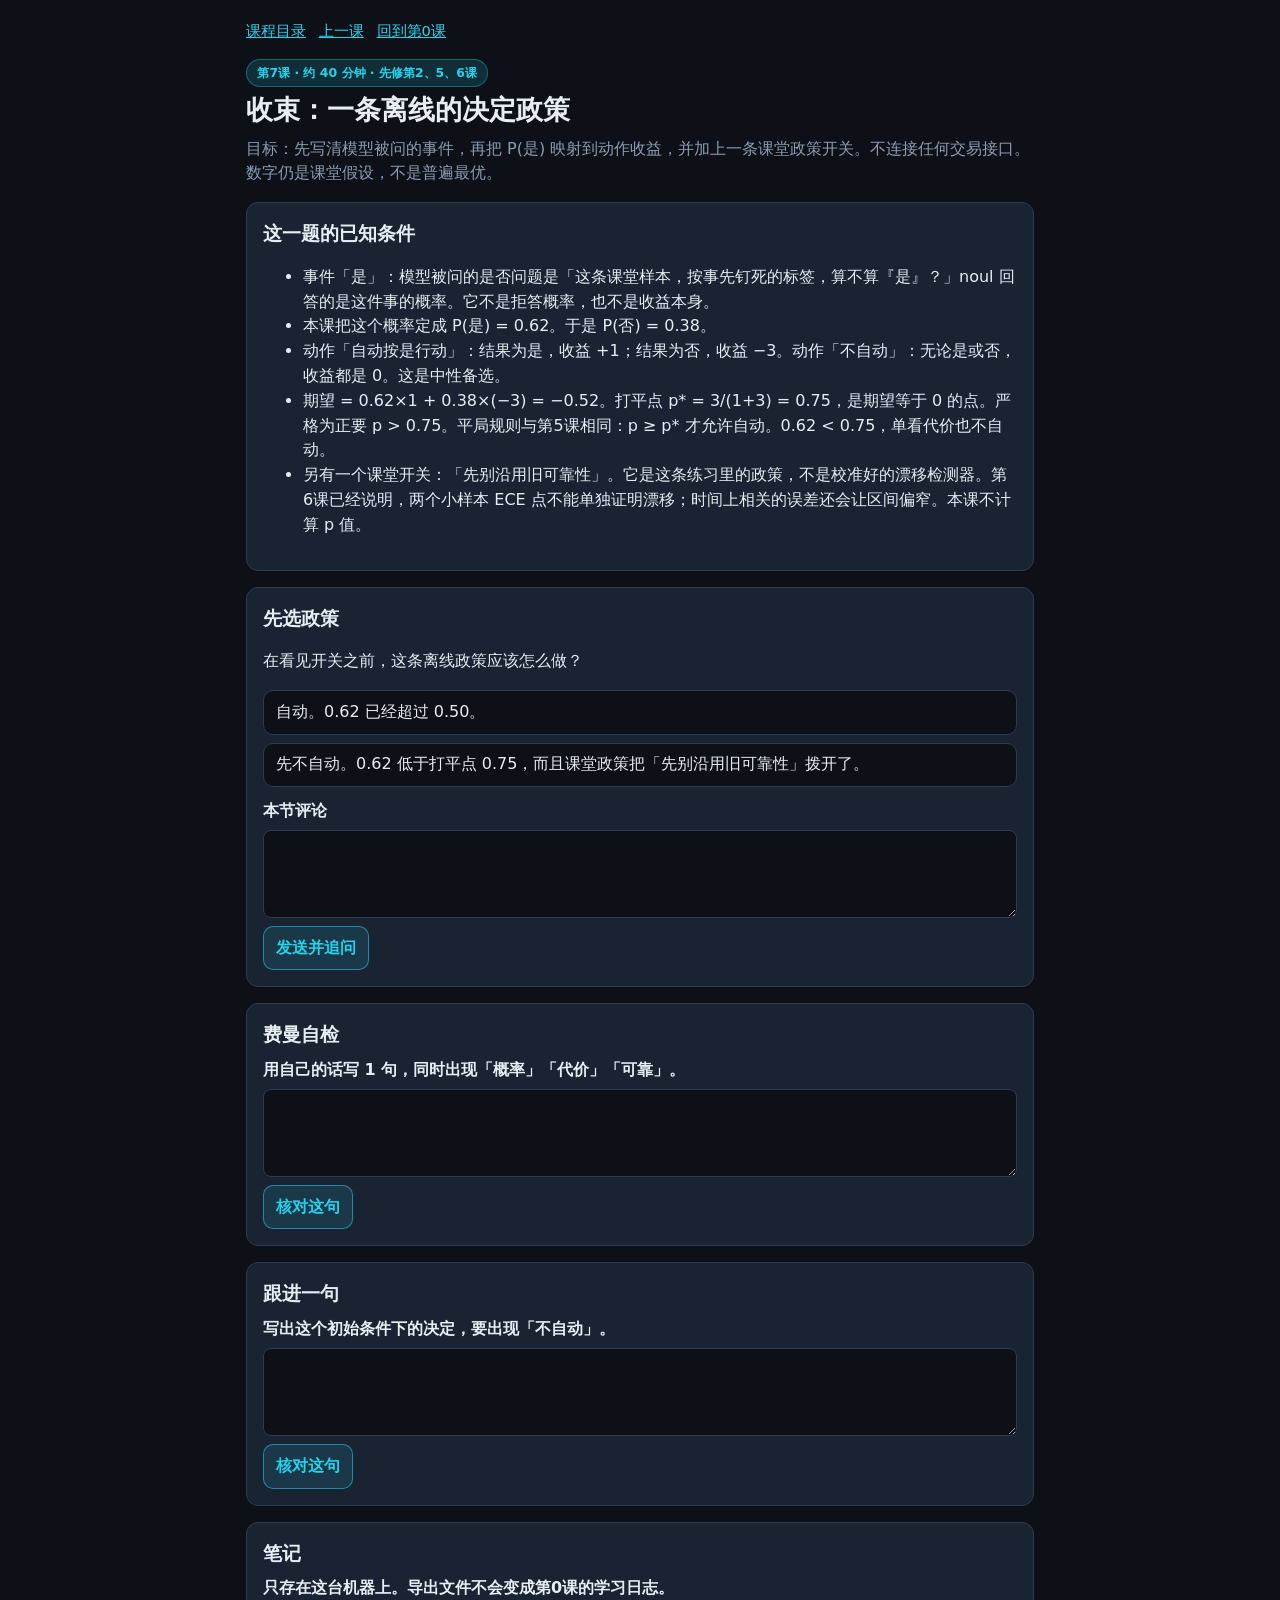
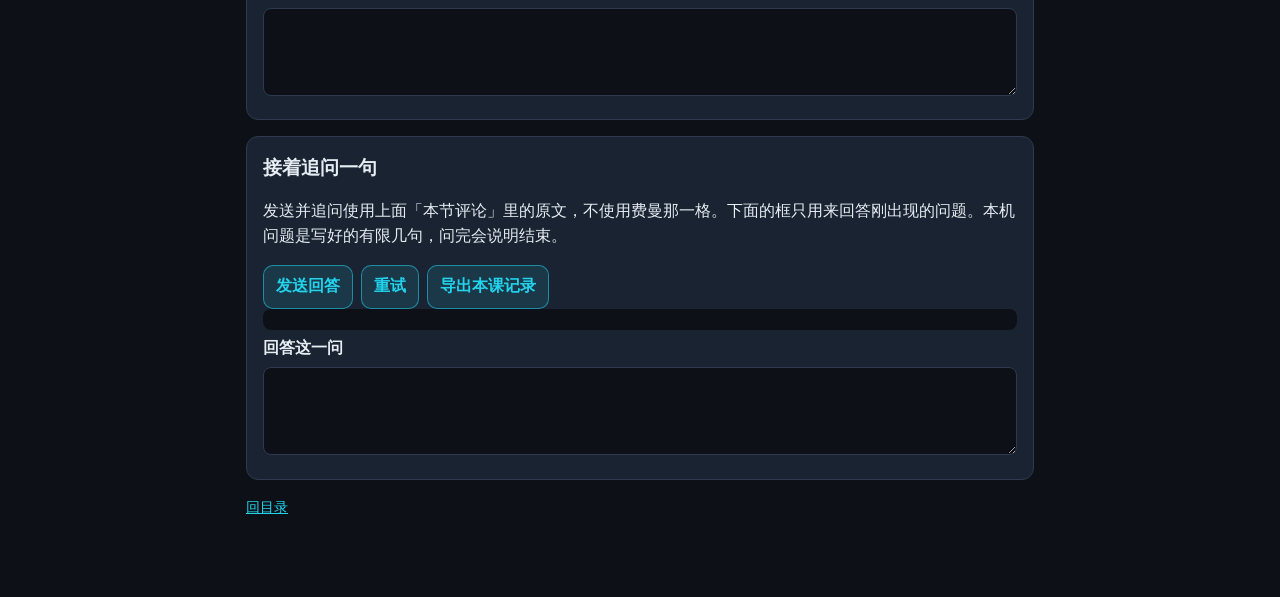
<file: 第7课-离线决策.html>
<!DOCTYPE html>
<html lang="zh-Hans">
<head>
<meta charset="UTF-8">
<meta name="viewport" content="width=device-width, initial-scale=1">
<title>第7课 · 离线决策</title>
<link rel="icon" href="favicon.svg" type="image/svg+xml">
<link rel="stylesheet" href="course-lesson.css">
</head>
<body>
<a class="skip" href="#main">跳到内容</a>
<div class="wrap">
<nav class="nav" aria-label="课程">
  <a href="课程目录.html">课程目录</a>
  <a href="第6课-分布变化.html">上一课</a>
  <a href="第0课-决策模型是什么.html">回到第0课</a>
</nav>
<header>
  <div class="badge">第7课 · 约 40 分钟 · 先修第2、5、6课</div>
  <h1 id="main">收束：一条离线的决定政策</h1>
  <p class="lead">目标：先写清模型被问的事件，再把 P(是) 映射到动作收益，并加上一条课堂政策开关。不连接任何交易接口。数字仍是课堂假设，不是普遍最优。</p>
</header>

<section>
  <h2>这一题的已知条件</h2>
  <ul>
    <li>事件「是」：模型被问的是否问题是「这条课堂样本，按事先钉死的标签，算不算『是』？」noul 回答的是这件事的概率。它不是拒答概率，也不是收益本身。</li>
    <li>本课把这个概率定成 P(是) = 0.62。于是 P(否) = 0.38。</li>
    <li>动作「自动按是行动」：结果为是，收益 +1；结果为否，收益 −3。动作「不自动」：无论是或否，收益都是 0。这是中性备选。</li>
    <li>期望 = 0.62×1 + 0.38×(−3) = −0.52。打平点 p* = 3/(1+3) = 0.75，是期望等于 0 的点。严格为正要 p &gt; 0.75。平局规则与第5课相同：p ≥ p* 才允许自动。0.62 &lt; 0.75，单看代价也不自动。</li>
    <li>另有一个课堂开关：「先别沿用旧可靠性」。它是这条练习里的政策，不是校准好的漂移检测器。第6课已经说明，两个小样本 ECE 点不能单独证明漂移；时间上相关的误差还会让区间偏窄。本课不计算 p 值。</li>
  </ul>
</section>

<section data-q-group="q1" data-unlock="#policyLab">
  <h2 id="q1-title">先选政策</h2>
  <p>在看见开关之前，这条离线政策应该怎么做？</p>
  <div class="opts" role="group" aria-labelledby="q1-title">
    <button type="button" class="opt" data-choice="auto" data-correct="false">自动。0.62 已经超过 0.50。</button>
    <button type="button" class="opt" data-choice="hold" data-correct="true">先不自动。0.62 低于打平点 0.75，而且课堂政策把「先别沿用旧可靠性」拨开了。</button>
  </div>
  <p class="hint" data-hint hidden>提示：先比 0.62 和打平点 0.75。开关是课堂政策，不是已经证实的漂移。超过一半只在收益和损失一样大时才是打平点。</p>
  <p class="status" data-status role="status"></p>
  <button type="button" class="act" data-retry hidden>再试一次</button>
  <div class="explain" data-explain-body hidden>
    <p>事件是模型被问的「是」。自动按是行动的期望是 −0.52，低于中性备选 0。0.75 只是打平，严格为正要更高，而平局规则 p ≥ p* 在 0.62 这里也不满足。开关开着只表示这条课堂政策要求先别沿用旧可靠性，并不表示已经测出漂移。这里没有下单，也没有真实账户。</p>
  </div>
</section>

<section id="policyLab" hidden>
  <h2>实验：拨开三个开关</h2>
  <p>事件仍是上面的「是」。P(是) 固定 0.62。可以改「否」时的损失，也可以关掉课堂政策开关。政策只在页面上变化。</p>
  <label for="cost">结果为否时的损失 C <output id="costOut">3</output></label>
  <input id="cost" data-persist="cost" type="range" min="1" max="9" value="3" step="1" aria-valuemin="1" aria-valuemax="9" aria-valuenow="3">
  <label><input type="checkbox" id="shift" data-persist="shift" checked> 课堂政策：先别沿用旧可靠性</label>
  <p id="policyOut" class="out" role="status"></p>
</section>

<section data-feynman="fy" data-need="概率,代价,可靠">
  <h2>费曼自检</h2>
  <label for="fy1">用自己的话写 1 句，同时出现「概率」「代价」「可靠」。</label>
  <textarea id="fy1"></textarea>
  <div class="row">
    <button type="button" class="act" data-follow-check>核对这句</button>
    <button type="button" class="act" data-follow-retry hidden>再试一次</button>
  </div>
  <p class="status" data-follow-status role="status"></p>
</section>
<section data-follow="f1" data-need="不自动">
  <h2>跟进一句</h2>
  <label for="follow1">写出这个初始条件下的决定，要出现「不自动」。</label>
  <textarea id="follow1"></textarea>
  <div class="row">
    <button type="button" class="act" data-follow-check>核对这句</button>
    <button type="button" class="act" data-follow-retry hidden>再试一次</button>
  </div>
  <p class="status" data-follow-status role="status"></p>
</section>
<section>
  <h2>笔记</h2>
  <label for="lessonNote">只存在这台机器上。导出文件不会变成第0课的学习日志。</label>
  <textarea id="lessonNote"></textarea>
  <p id="lessonNoteStatus" class="status" role="status"></p>
</section>
<section id="ask">
  <h2>接着追问一句</h2>
  <p>每次只问一个问题。这一问由本课页面提出。关掉网络也不影响上面的政策实验。</p>
  <div class="row">
    <button type="button" class="act" id="askSend">发送并追问</button>
    <button type="button" class="act" id="askRetry">重试</button>
    <button type="button" class="act" id="exportLesson">导出本课记录</button>
  </div>
  <p id="askOut" class="status" role="status"></p>
  <label for="askReply">你的回答</label>
  <textarea id="askReply"></textarea>
  <p id="exportStatus" class="status" role="status"></p>
</section>
<footer><p><a href="课程目录.html">回目录</a></p></footer>
</div>
<script>
window.COURSE_LESSON = {
  id: "lesson-7",
  storageKey: "dm_lesson7_state",
  offlinePrompts: ["如果损失改成 1，但「先别沿用旧可靠性」仍开着，你还会自动吗？为什么？"]
};
</script>
<script src="course-lesson.js"></script>
<script>
(function () {
  "use strict";
  var cost = document.getElementById("cost");
  var costOut = document.getElementById("costOut");
  var shift = document.getElementById("shift");
  var box = document.getElementById("policyOut");
  var p = 0.62;
  function paint() {
    var c = Number(cost.value);
    costOut.textContent = String(c);
    cost.setAttribute("aria-valuenow", String(c));
    var star = c / (1 + c);
    var eu = p * 1 - (1 - p) * c;
    var tie = Math.abs(p - star) < 1e-9;
    var costOk = p >= star;
    var shifted = shift.checked;
    var auto = costOk && !shifted;
    var costLine = tie
      ? "p = p*，期望为 0。平局规则 p ≥ p* 允许自动，但期望不是严格为正。"
      : costOk
        ? "p > p*，期望严格为正。"
        : "p < p*，期望低于中性备选 0。";
    var text = [
      "事件「是」的概率是 0.62。自动：是则 +1，否则 −" + c + "。不自动的收益是 0。",
      "期望 = " + eu.toFixed(2) + "。打平点 p* = " + c + "/(1+" + c + ") = " + star.toFixed(2) + "。",
      costLine,
      shifted ? "开关开着：这是转人工的课堂政策，不是校准好的漂移检测。" : "开关关着：只表示这个实验没有启用那条政策，并不表示已经证明没有变化。",
      auto ? "政策：可以自动。仅限这个事件、这对收益，以及开关关闭。" : "政策：不自动。没有下单。"
    ].join("\n");
    box.textContent = text;
    if (window.__dmLessonState) window.__dmLessonState.setLab("policyText", text);
  }
  cost.addEventListener("input", paint);
  shift.addEventListener("change", paint);
  paint();
})();
</script>
</body>
</html>
</file>
<file: course-lesson.css>
:root {
  --bg: #0d1117;
  --bg2: #161b22;
  --card: #1a2332;
  --border: #2d3a4f;
  --text: #e6edf3;
  --muted: #8b9cb3;
  --cyan: #22d3ee;
  --lime: #a3e635;
  --warn: #fbbf24;
  --danger: #f87171;
  --ok: #34d399;
  --font: "Inter", "Noto Sans SC", "PingFang SC", "Microsoft YaHei", system-ui, sans-serif;
  --mono: ui-monospace, "SF Mono", monospace;
}
* { box-sizing: border-box; }
html { scroll-behavior: smooth; }
body {
  margin: 0;
  background: var(--bg);
  color: var(--text);
  font-family: var(--font);
  font-size: 16px;
  line-height: 1.55;
}
p, li, td, code { overflow-wrap: anywhere; }
a { color: var(--cyan); }
a:focus-visible, button:focus-visible, input:focus-visible, textarea:focus-visible, select:focus-visible, summary:focus-visible {
  outline: 2px solid var(--cyan);
  outline-offset: 2px;
}
.skip {
  position: absolute;
  left: 0.75rem;
  top: -3rem;
  background: var(--cyan);
  color: #042026;
  padding: 0.4rem 0.7rem;
  border-radius: 8px;
  font-weight: 700;
  z-index: 5;
}
.skip:focus { top: 0.75rem; }
.wrap { max-width: 820px; margin: 0 auto; padding: 1.25rem 1rem 4rem; }
.nav {
  display: flex;
  flex-wrap: wrap;
  gap: 0.5rem 0.8rem;
  align-items: center;
  margin-bottom: 1rem;
  font-size: 0.92rem;
}
.badge {
  display: inline-block;
  color: var(--cyan);
  background: rgba(34,211,238,0.15);
  border: 1px solid rgba(34,211,238,0.35);
  border-radius: 999px;
  padding: 0.2rem 0.65rem;
  font-size: 0.78rem;
  font-weight: 700;
}
h1 { font-size: 1.7rem; line-height: 1.25; margin: 0.4rem 0 0.6rem; }
h2 { font-size: 1.2rem; margin: 0 0 0.5rem; }
.lead { color: var(--muted); margin-top: 0; }
section {
  background: var(--card);
  border: 1px solid var(--border);
  border-radius: 12px;
  padding: 1rem;
  margin: 1rem 0;
}
.tag {
  display: inline-block;
  font-size: 0.75rem;
  font-weight: 700;
  color: var(--warn);
  border: 1px solid rgba(251,191,36,0.45);
  border-radius: 999px;
  padding: 0.05rem 0.45rem;
}
.opts { display: flex; flex-direction: column; gap: 0.5rem; margin: 0.75rem 0; }
button, input, textarea, select { font: inherit; color: inherit; }
.opt, .act {
  min-height: 44px;
  text-align: left;
  background: var(--bg);
  border: 1px solid var(--border);
  border-radius: 10px;
  padding: 0.55rem 0.75rem;
  cursor: pointer;
}
.opt.wrong { border-color: var(--danger); color: var(--danger); }
.opt.picked { border-color: var(--ok); }
.act {
  width: auto;
  background: rgba(34,211,238,0.12);
  border-color: rgba(34,211,238,0.55);
  color: var(--cyan);
  font-weight: 700;
}
.act[hidden], .hint[hidden], .explain[hidden], .status:empty { display: none !important; }
.hint { color: var(--warn); margin: 0.4rem 0; }
.status { color: var(--muted); min-height: 1.2em; font-size: 0.92rem; }
.status.ok { color: var(--ok); }
.status.bad { color: var(--danger); }
.explain {
  margin-top: 0.7rem;
  padding: 0.75rem;
  border-radius: 10px;
  background: var(--bg2);
  border: 1px solid rgba(163,230,53,0.35);
}
label { display: block; font-weight: 700; margin: 0.4rem 0; }
textarea, input[type="range"] { width: 100%; }
textarea {
  min-height: 88px;
  background: var(--bg);
  border: 1px solid var(--border);
  border-radius: 8px;
  padding: 0.55rem 0.65rem;
}
table { width: 100%; border-collapse: collapse; font-family: var(--mono); font-size: 0.85rem; }
caption { caption-side: top; text-align: left; font-family: var(--font); font-weight: 700; padding: 0.35rem 0; }
th, td { border-bottom: 1px solid var(--border); text-align: right; padding: 0.3rem 0.4rem; }
th:first-child, td:first-child { text-align: left; }
details { margin: 0.6rem 0; }
summary { min-height: 44px; display: flex; align-items: center; cursor: pointer; font-weight: 700; }
.out {
  font-family: var(--mono);
  background: var(--bg);
  border-radius: 8px;
  padding: 0.65rem 0.75rem;
  white-space: pre-wrap;
}
.score-bars { display: flex; flex-direction: column; gap: 0.3rem; margin: 0.55rem 0; }
.score-bars div { display: grid; grid-template-columns: 3.2rem 1fr 4.8rem; gap: 0.35rem; align-items: center; font-family: var(--mono); font-size: 0.82rem; }
.score-bars span:nth-child(2) { display: block; height: 12px; background: var(--bg); border-radius: 999px; overflow: hidden; }
.score-bars i { display: block; height: 100%; background: var(--cyan); }
.row { display: flex; flex-wrap: wrap; gap: 0.5rem; align-items: center; }
cite, .src { color: var(--muted); font-size: 0.88rem; }
footer { color: var(--muted); font-size: 0.9rem; }
@media (max-width: 640px) {
  h1 { font-size: 1.4rem; }
  .wrap { padding-left: 0.75rem; padding-right: 0.75rem; }
}
</file>
